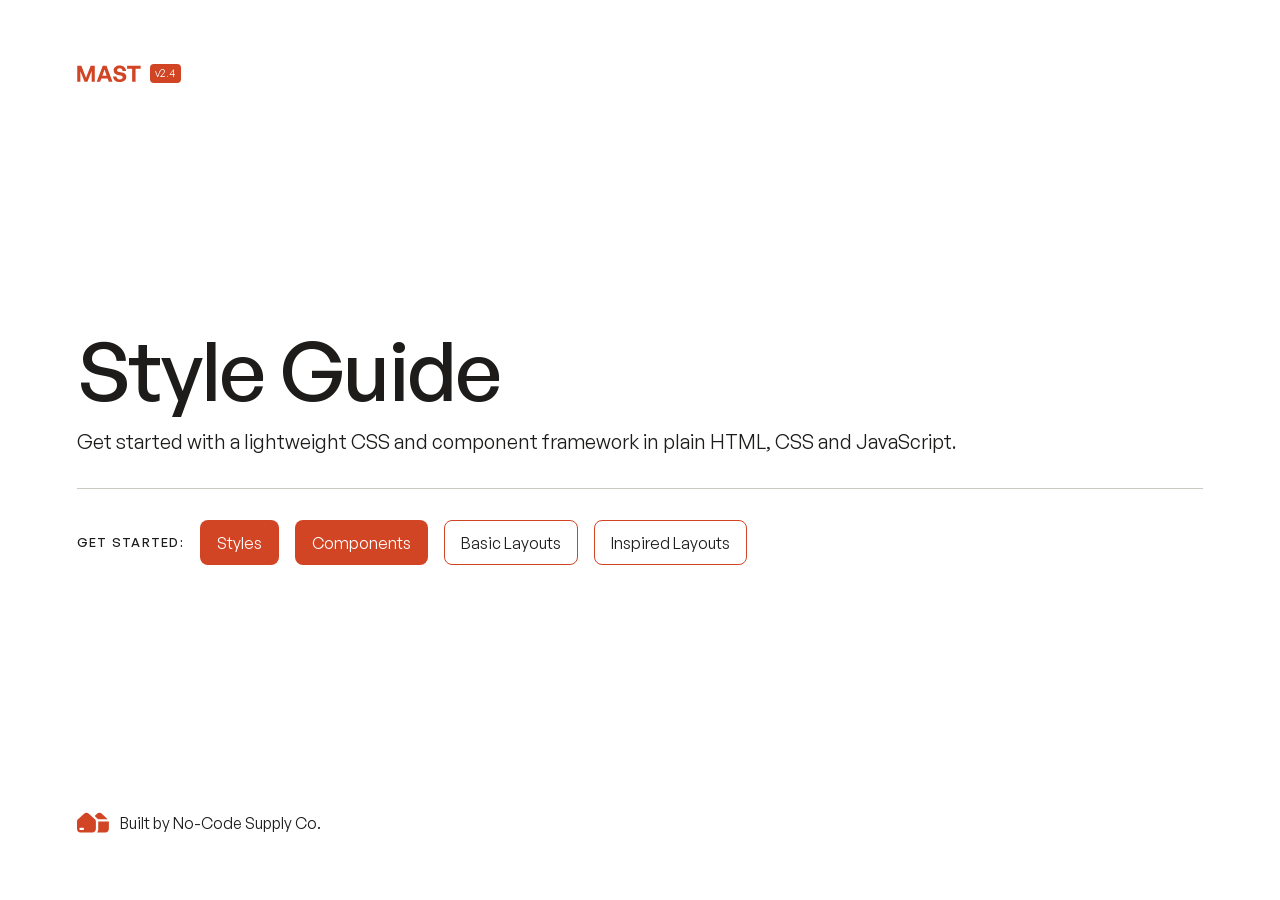
<file: index.html>
<!doctype html>
<html lang="en">
  <head>
    <meta charset="utf-8" />
    <meta name="viewport" content="width=device-width, initial-scale=1" />
    <title>Mast</title>
    <script>
      (function () {
        var docEl = document.documentElement;
        docEl.classList.add("js");
        function applyMode(isLight) {
          docEl.classList.toggle("u-mode-light", isLight);
          docEl.classList.toggle("u-mode-dark", !isLight);
        }
        try {
          var savedTheme = localStorage.getItem("savedTheme");
          var osQuery = window.matchMedia("(prefers-color-scheme: dark)");
          applyMode(savedTheme !== null ? savedTheme === "light" : !osQuery.matches);
          if (savedTheme === null) {
            osQuery.addEventListener("change", function (e) {
              try {
                if (localStorage.getItem("savedTheme") !== null) return;
              } catch (err) {}
              applyMode(!e.matches);
            });
          }
        } catch (e) {}
      })();
    </script>
    <link rel="stylesheet" href="/css/main.css" />
    <link rel="preload" href="/fonts/GeneralSans-Regular.woff2" as="font" type="font/woff2" crossorigin />
    <link rel="preload" href="/fonts/GeneralSans-Medium.woff2" as="font" type="font/woff2" crossorigin />
    <meta name="theme-color" content="white" media="(prefers-color-scheme: light)" />
    <meta name="theme-color" content="#1d1c1a" media="(prefers-color-scheme: dark)" />
    <meta property="og:site_name" content="Mast" />
    <meta property="og:type" content="website" />
    <link rel="icon" href="/favicon.ico" sizes="48x48 32x32 16x16" />
    <link rel="apple-touch-icon" href="/webclip.png" />
    <meta name="description" content="Mast is a lightweight, component-first CSS framework, in plain HTML, CSS and JavaScript." />
    <meta property="og:title" content="Mast" />
    <meta property="og:description" content="Mast is a lightweight, component-first CSS framework, in plain HTML, CSS and JavaScript." />
    <meta name="twitter:card" content="summary" />
    <meta name="twitter:title" content="Mast" />
    <meta
      name="twitter:description"
      content="Mast is a lightweight, component-first CSS framework, in plain HTML, CSS and JavaScript."
    />
  </head>
  <body>
    <div class="page-wrapper u-minh-100vh">
      <main id="main" class="page-main">
        <div class="styles__cover">
          <div class="container">
            <div class="u-d-flex cc-align-center">
              <div class="styles__nav-logo">
                <svg viewbox="0 0 101 27" fill="none" xmlns="http://www.w3.org/2000/svg" role="img" aria-label="Mast">
                  <path
                    d="M11.9187 26.6316H16.4157L23.1435 9.59964V26.6316H28.03V1.2076H21.5855L14.1849 20.0454L6.81977 1.2076H0.375244V26.6316H5.26175V9.74128L11.9187 26.6316Z"
                    fill="currentColor"
                  ></path>
                  <path
                    d="M50.2224 26.6316H55.9941L46.5044 1.2076H40.6264L31.0658 26.6316H36.4835L38.431 21.1785H48.3102L50.2224 26.6316ZM43.4237 7.08557L46.823 16.894H39.9536L43.4237 7.08557Z"
                    fill="currentColor"
                  ></path>
                  <path
                    d="M77.9103 18.7353C77.9103 14.9819 75.5025 12.9281 71.0409 12.0429L66.6855 11.1577C64.8442 10.8036 63.2508 10.06 63.2508 8.3249C63.2508 6.55443 64.738 5.06723 67.3583 5.06723C70.0494 5.06723 71.8907 6.87312 72.0678 9.52883H77.5208C77.1667 4.21741 72.9884 0.888916 67.2875 0.888916C61.799 0.888916 57.7978 4.14659 57.7978 8.679C57.7978 12.8927 60.7722 14.9819 64.6318 15.7255L68.8101 16.5399C70.9701 16.9648 72.2094 17.9209 72.2094 19.5143C72.2094 21.568 70.2619 22.772 67.5354 22.772C64.2423 22.772 62.4364 20.9661 62.2948 18.1687H56.8417C57.2312 23.551 61.2325 26.9857 67.6416 26.9857C74.0153 26.9857 77.9103 23.5864 77.9103 18.7353Z"
                    fill="currentColor"
                  ></path>
                  <path
                    d="M92.4503 26.6316V6.0587H100.488V1.2076H79.0656V6.0587H87.0681V26.6316H92.4503Z"
                    fill="currentColor"
                  ></path>
                </svg>
              </div>
              <div class="styles__nav-version">v2.4</div>
            </div>
          </div>
          <div class="container">
            <h1>Style Guide</h1>
            <p class="paragraph-lg u-mb-0">Get started with a lightweight CSS and component framework in plain HTML, CSS and JavaScript.</p>
            <div class="u-border u-mb-md u-mt-md"></div>
            <div class="row row-gap-button row-align-center">
              <div class="col col-shrink col-md-12"><div class="eyebrow u-mb-0">Get started:</div></div>
              <div class="col col-shrink"><a href="/styles" class="button">Styles</a></div>
              <div class="col col-shrink"><a href="/components" class="button">Components</a></div>
              <div class="col col-shrink"><a href="/basic-layouts" class="button cc-secondary">Basic Layouts</a></div>
              <div class="col col-shrink">
                <a href="/inspired-layouts" class="button cc-secondary">Inspired Layouts</a>
              </div>
            </div>
          </div>
          <div class="container">
            <div class="row">
              <div class="col col-shrink u-mb-0">
                <a href="https://nocodesupply.co/mast" target="_blank" rel="noopener" class="styles__ncsc-logo-link">
                  <div class="styles__ncsc-logo">
                    <svg viewBox="0 0 37 24" fill="none" xmlns="http://www.w3.org/2000/svg">
                      <title>No-Code Supply Co.</title>
                      <path
                        fill-rule="evenodd"
                        clip-rule="evenodd"
                        d="M0 10.7309C0 9.97793 0.311832 9.25855 0.861381 8.74377L8.12411 1.94056C9.69479 0.469254 12.1377 0.469257 13.7084 1.94056L20.9711 8.74377C21.5206 9.25855 21.8325 9.97792 21.8325 10.7309V19.5934C21.8325 21.849 20.0039 23.6776 17.7483 23.6776H4.0842C1.82856 23.6776 0 21.849 0 19.5934V10.7309ZM6.80701 20.9548C7.55889 20.9548 8.16841 20.3452 8.16841 19.5934C8.16841 18.8415 7.55889 18.232 6.80701 18.232H4.0842C3.33232 18.232 2.7228 18.8415 2.7228 19.5934C2.7228 20.3452 3.33232 20.9548 4.0842 20.9548H6.80701ZM24.5553 19.5934V10.9658L36.855 10.9658V19.5934C36.855 21.849 35.0264 23.6776 32.7708 23.6776H23.1944C24.0489 22.5399 24.5553 21.1258 24.5553 19.5934ZM35.459 8.24296L24.4193 8.24296L20.4189 4.49569L23.1466 1.94056C24.7173 0.469254 27.1602 0.469257 28.7309 1.94056L35.459 8.24296Z"
                        fill="currentColor"
                      ></path>
                    </svg>
                  </div>
                  <div>Built by No-Code Supply Co.</div>
                </a>
              </div>
            </div>
          </div>
        </div>
      </main>
    </div>
    <script type="module" src="/js/main.js"></script>
  </body>
</html>
</file>
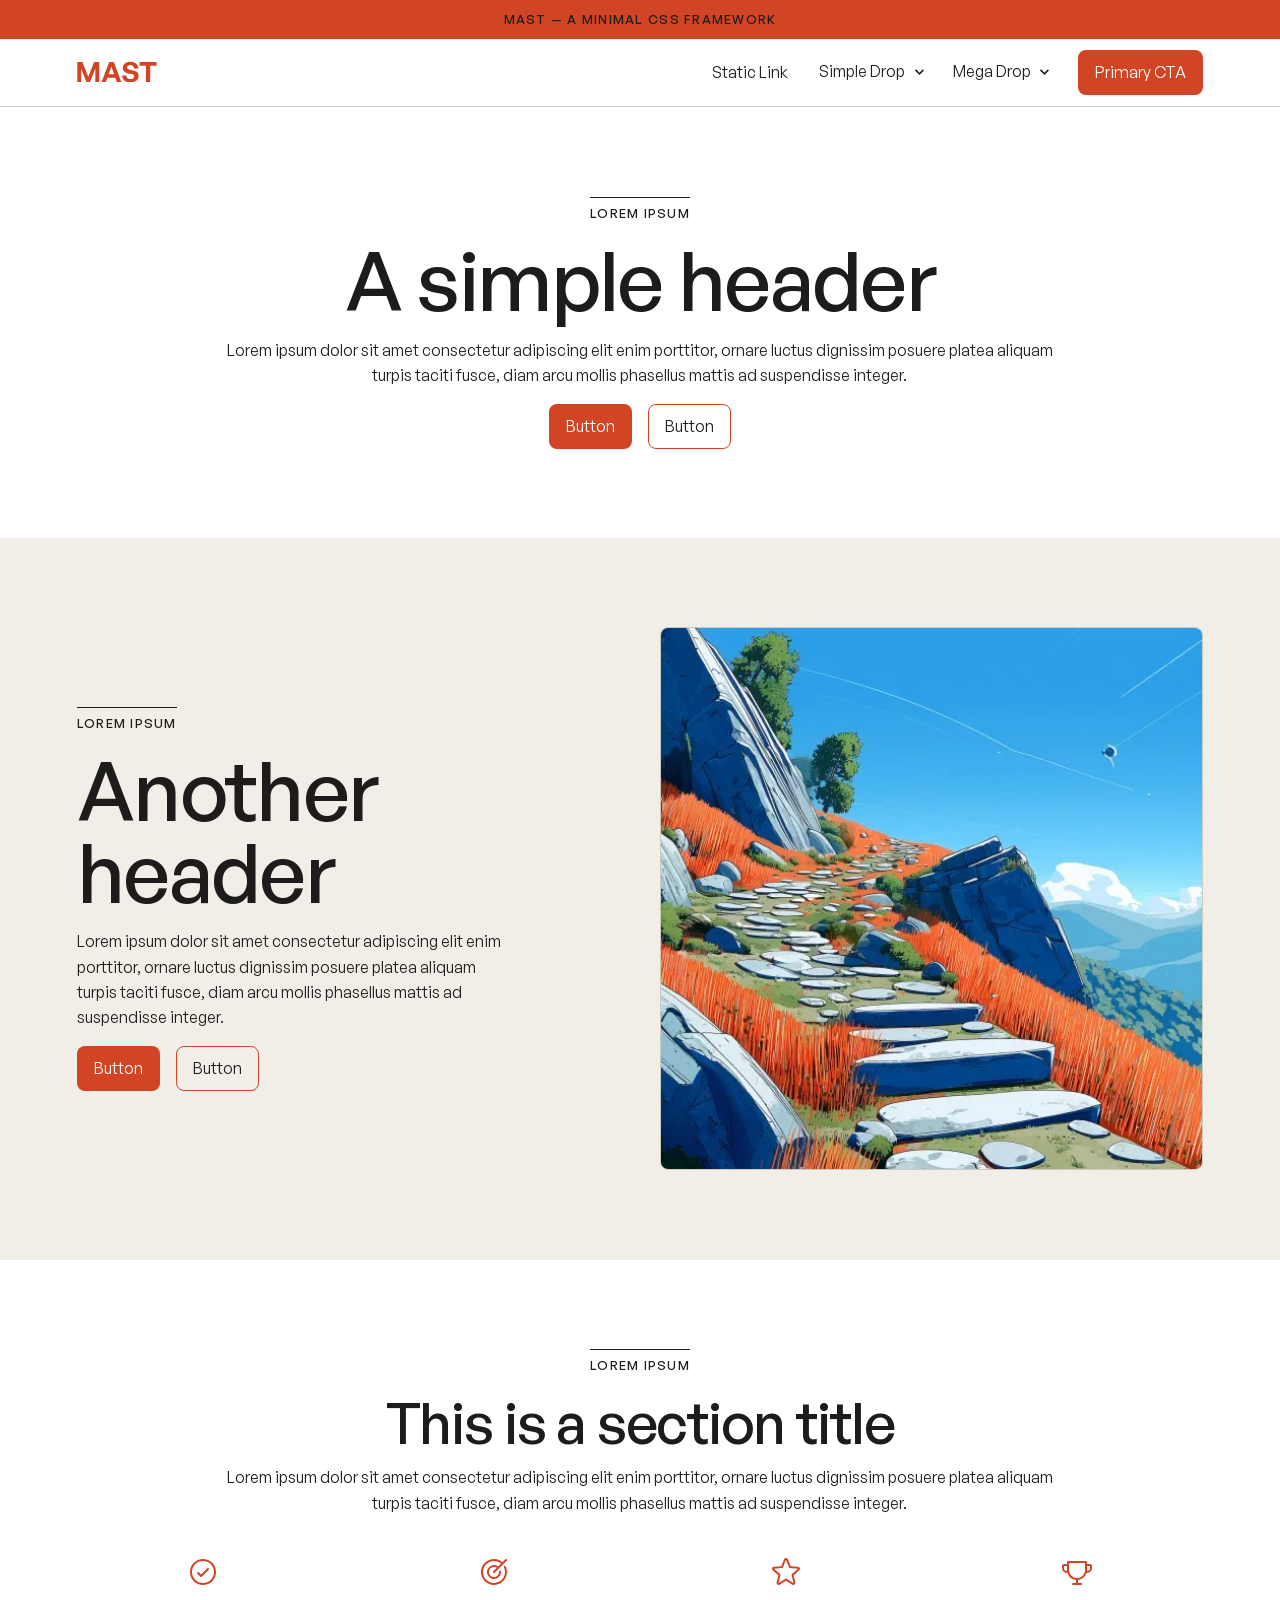
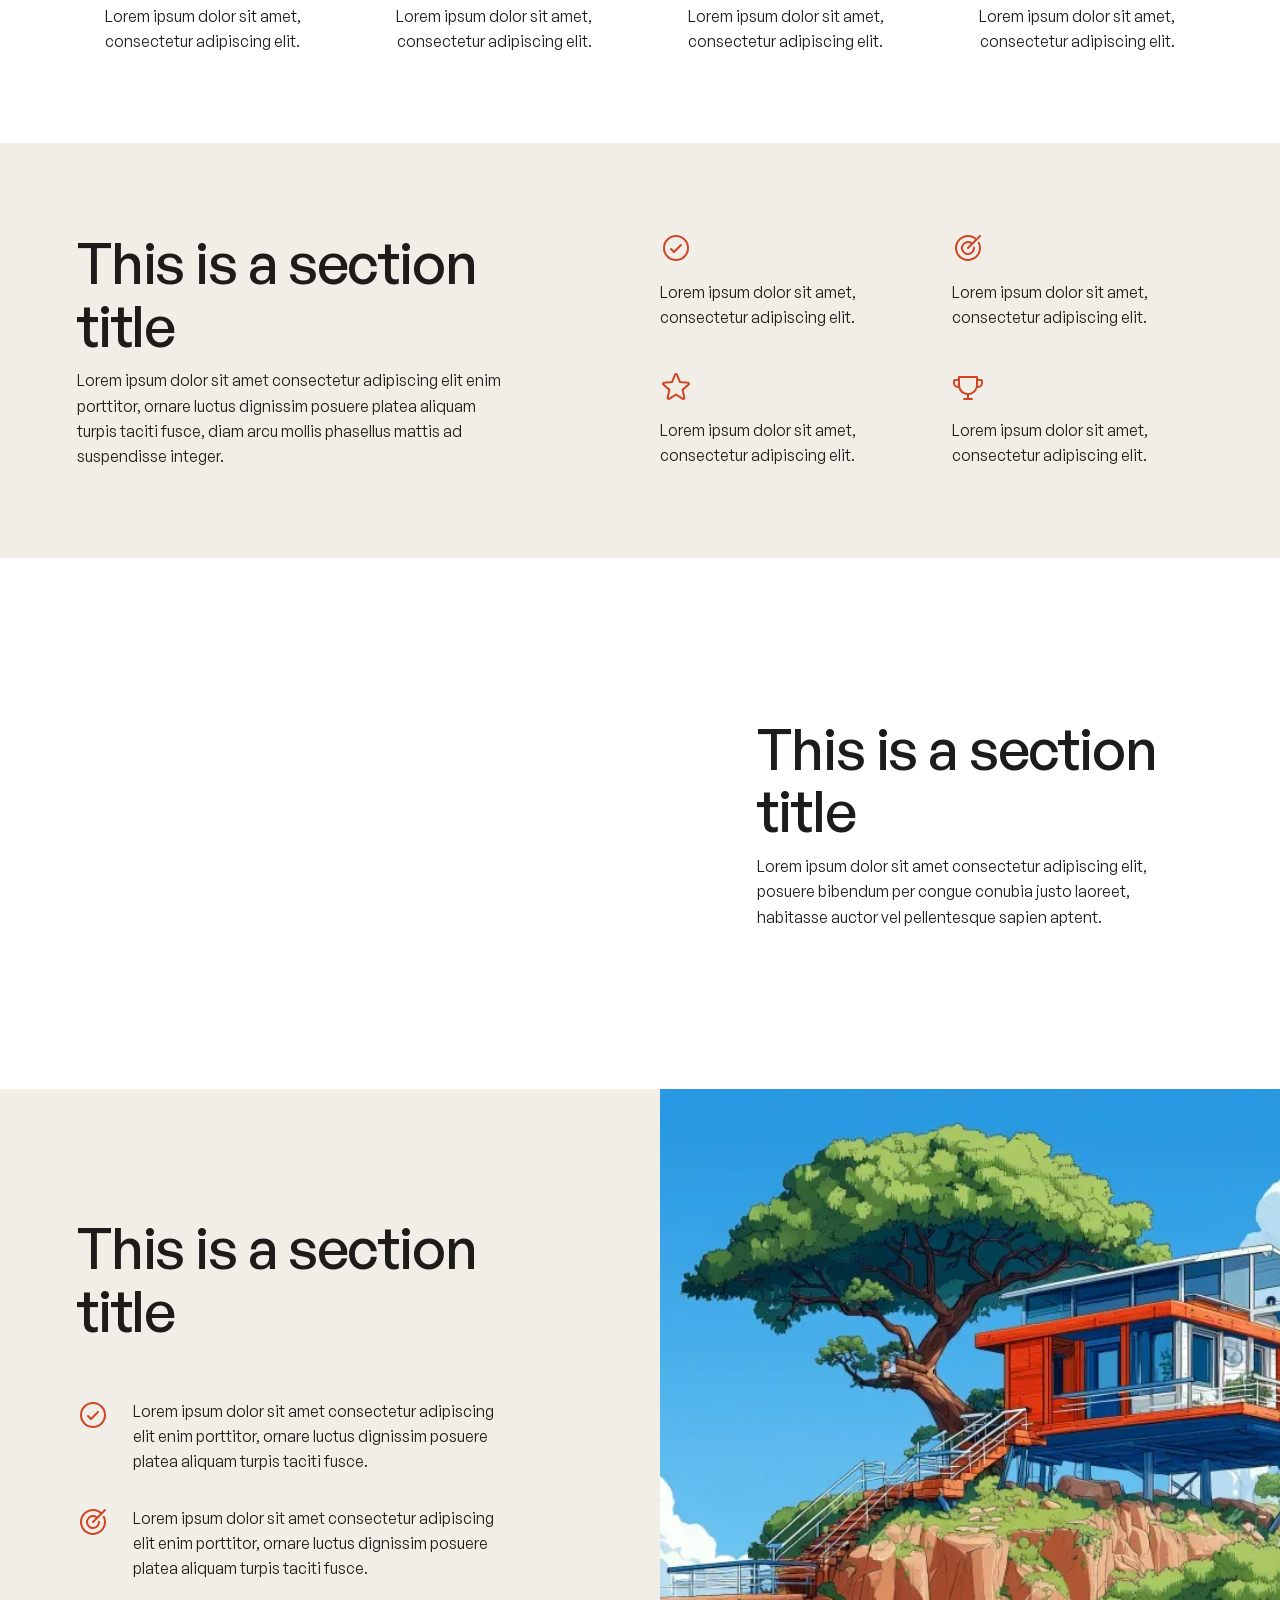
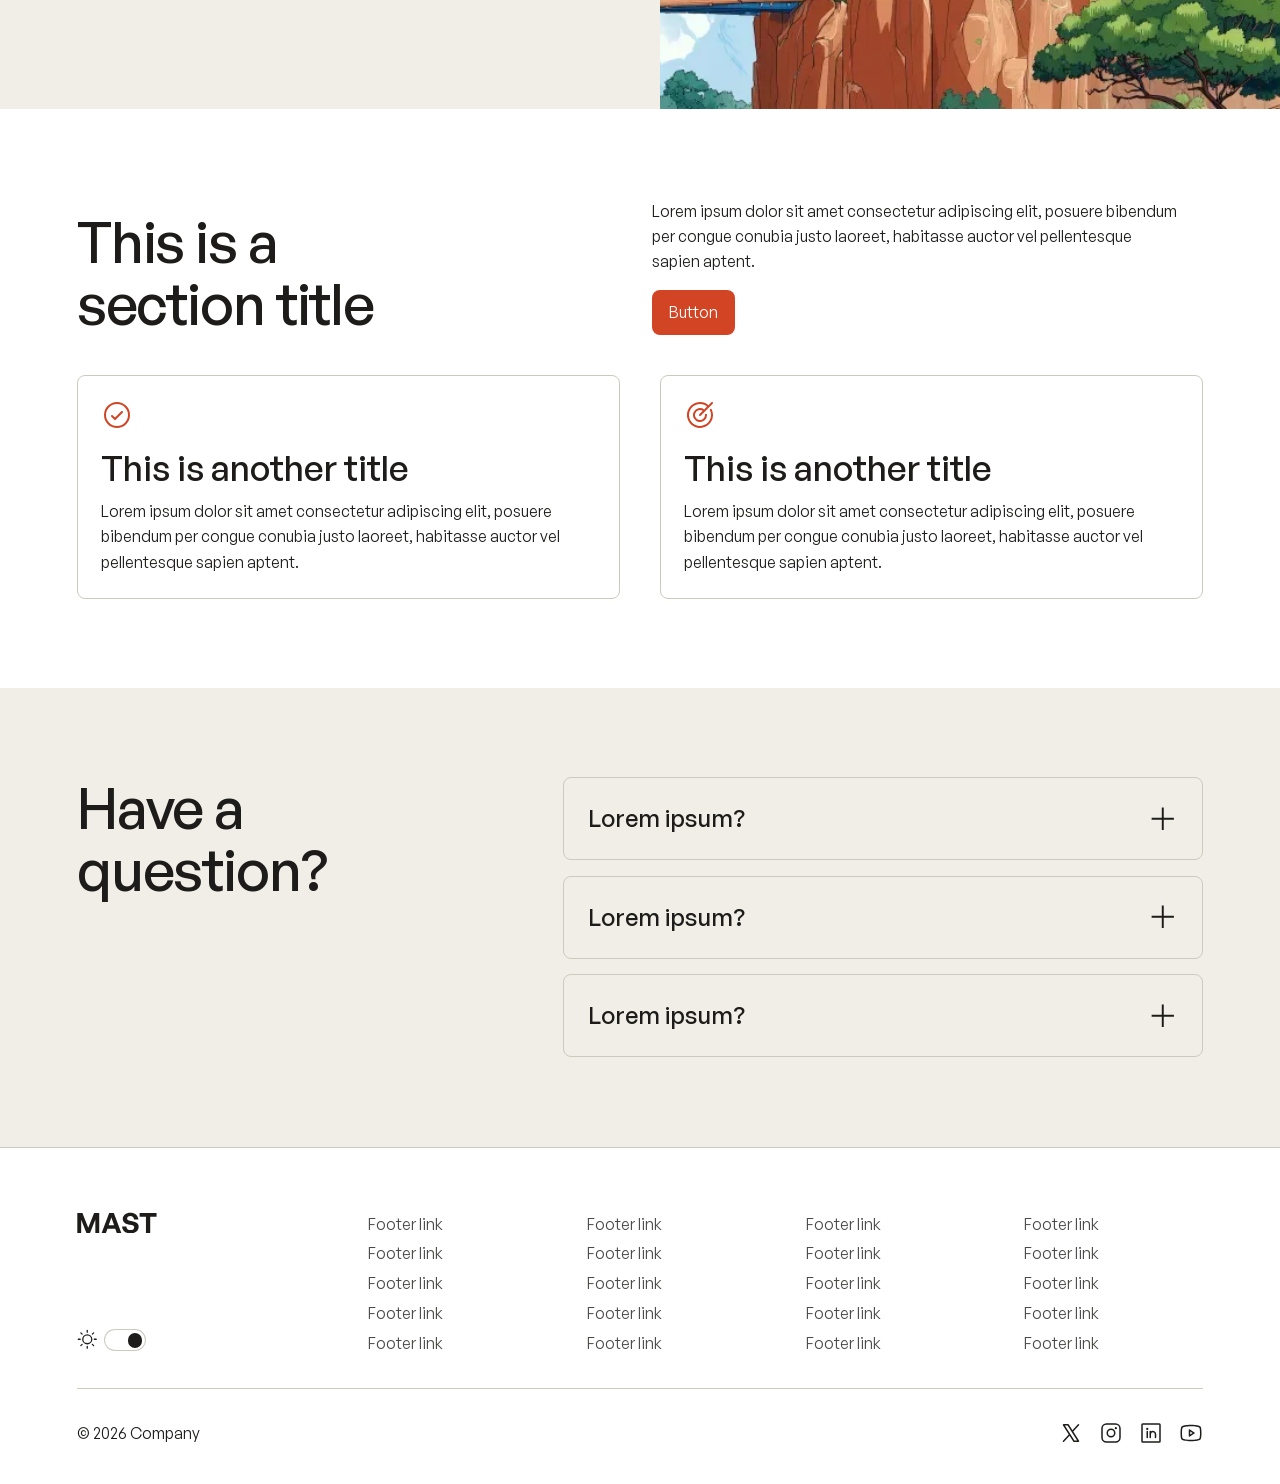
<file: basic-layouts.html>
<!doctype html>
<html lang="en">
  <head>
    <meta charset="utf-8" />
    <meta name="viewport" content="width=device-width, initial-scale=1" />
    <title>Basic Layouts</title>
    <script>
      (function () {
        var docEl = document.documentElement;
        docEl.classList.add("js");
        function applyMode(isLight) {
          docEl.classList.toggle("u-mode-light", isLight);
          docEl.classList.toggle("u-mode-dark", !isLight);
        }
        try {
          var savedTheme = localStorage.getItem("savedTheme");
          var osQuery = window.matchMedia("(prefers-color-scheme: dark)");
          applyMode(savedTheme !== null ? savedTheme === "light" : !osQuery.matches);
          if (savedTheme === null) {
            osQuery.addEventListener("change", function (e) {
              try {
                if (localStorage.getItem("savedTheme") !== null) return;
              } catch (err) {}
              applyMode(!e.matches);
            });
          }
        } catch (e) {}
      })();
    </script>
    <link rel="stylesheet" href="/css/main.css" />
    <link rel="preload" href="/fonts/GeneralSans-Regular.woff2" as="font" type="font/woff2" crossorigin />
    <link rel="preload" href="/fonts/GeneralSans-Medium.woff2" as="font" type="font/woff2" crossorigin />
    <meta name="theme-color" content="white" media="(prefers-color-scheme: light)" />
    <meta name="theme-color" content="#1d1c1a" media="(prefers-color-scheme: dark)" />
    <meta property="og:site_name" content="Mast" />
    <meta property="og:type" content="website" />
    <link rel="icon" href="/favicon.ico" sizes="48x48 32x32 16x16" />
    <link rel="apple-touch-icon" href="/webclip.png" />
    <meta name="description" content="Common page sections built with the Mast structural components." />
    <meta property="og:title" content="Basic Layouts" />
    <meta property="og:description" content="Common page sections built with the Mast structural components." />
    <meta name="twitter:card" content="summary" />
    <meta name="twitter:title" content="Basic Layouts" />
    <meta name="twitter:description" content="Common page sections built with the Mast structural components." />
  </head>
  <body>
    <div class="page-wrapper u-minh-100vh">
      <a href="#" class="nav-banner">
        <div class="container u-text-center"><div class="eyebrow u-mb-0">Mast — a minimal CSS framework</div></div>
      </a>
      <header class="nav">
        <a id="skip-link" href="#main" class="nav-skip-link">Skip to Main Content</a>
        <div class="container cc-nav">
          <a href="/" class="nav-logo_link" aria-label="Home">
            <svg
              viewbox="0 0 101 27"
              fill="none"
              xmlns="http://www.w3.org/2000/svg"
              role="img"
              aria-label="Mast"
              class="u-w-100"
            >
              <path
                d="M11.9187 26.6316H16.4157L23.1435 9.59964V26.6316H28.03V1.2076H21.5855L14.1849 20.0454L6.81977 1.2076H0.375244V26.6316H5.26175V9.74128L11.9187 26.6316Z"
                fill="currentColor"
              ></path>
              <path
                d="M50.2224 26.6316H55.9941L46.5044 1.2076H40.6264L31.0658 26.6316H36.4835L38.431 21.1785H48.3102L50.2224 26.6316ZM43.4237 7.08557L46.823 16.894H39.9536L43.4237 7.08557Z"
                fill="currentColor"
              ></path>
              <path
                d="M77.9103 18.7353C77.9103 14.9819 75.5025 12.9281 71.0409 12.0429L66.6855 11.1577C64.8442 10.8036 63.2508 10.06 63.2508 8.3249C63.2508 6.55443 64.738 5.06723 67.3583 5.06723C70.0494 5.06723 71.8907 6.87312 72.0678 9.52883H77.5208C77.1667 4.21741 72.9884 0.888916 67.2875 0.888916C61.799 0.888916 57.7978 4.14659 57.7978 8.679C57.7978 12.8927 60.7722 14.9819 64.6318 15.7255L68.8101 16.5399C70.9701 16.9648 72.2094 17.9209 72.2094 19.5143C72.2094 21.568 70.2619 22.772 67.5354 22.772C64.2423 22.772 62.4364 20.9661 62.2948 18.1687H56.8417C57.2312 23.551 61.2325 26.9857 67.6416 26.9857C74.0153 26.9857 77.9103 23.5864 77.9103 18.7353Z"
                fill="currentColor"
              ></path>
              <path
                d="M92.4503 26.6316V6.0587H100.488V1.2076H79.0656V6.0587H87.0681V26.6316H92.4503Z"
                fill="currentColor"
              ></path>
            </svg>
          </a>
          <button type="button" class="nav-menu_btn" aria-label="Open menu">
            <span class="nav-menu_btn-bar cc-top"></span>
            <span class="nav-menu_btn-bar cc-middle"></span>
            <span class="nav-menu_btn-bar cc-bottom"></span>
          </button>
          <nav class="nav-menu" aria-label="Main">
            <div class="nav-dropdown_overlay"></div>
            <div class="nav-menu_container">
              <a href="#" class="nav-link">Static Link</a>
              <div class="nav-dropdown">
                <button type="button" class="nav-link cc-dropdown-btn">
                  <span>Simple Drop</span>
                  <svg
                    xmlns="http://www.w3.org/2000/svg"
                    width="100%"
                    viewBox="0 0 24 24"
                    fill="none"
                    class="nav-dropdown_arrow"
                    aria-hidden="true"
                  >
                    <path
                      d="M16.293 9.29297L12 13.586L7.70697 9.29297L6.29297 10.707L12 16.414L17.707 10.707L16.293 9.29297Z"
                      fill="currentColor"
                    ></path>
                  </svg>
                </button>
                <div class="nav-dropdown_content">
                  <a href="#" class="nav-link cc-dropdown-link">Link 1</a>
                  <a href="#" class="nav-link cc-dropdown-link">Link 2</a>
                  <a href="#" class="nav-link cc-dropdown-link">Link 3</a>
                </div>
              </div>
              <div class="nav-dropdown cc-mega">
                <button type="button" class="nav-link cc-dropdown-btn">
                  <span>Mega Drop</span>
                  <svg
                    xmlns="http://www.w3.org/2000/svg"
                    width="100%"
                    viewBox="0 0 24 24"
                    fill="none"
                    class="nav-dropdown_arrow"
                    aria-hidden="true"
                  >
                    <path
                      d="M16.293 9.29297L12 13.586L7.70697 9.29297L6.29297 10.707L12 16.414L17.707 10.707L16.293 9.29297Z"
                      fill="currentColor"
                    ></path>
                  </svg>
                </button>
                <div class="nav-dropdown_content cc-mega">
                  <div class="container">
                    <div class="row">
                      <div class="col col-lg-3 col-md-6 col-sm-12">
                        <h2 class="eyebrow">Category</h2>
                        <ul role="list" class="u-mb-0 u-list-unstyled">
                          <li><a href="#" class="nav-link cc-dropdown-link">Link 1</a></li>
                          <li><a href="#" class="nav-link cc-dropdown-link">Link 2</a></li>
                          <li class="u-mb-0"><a href="#" class="nav-link cc-dropdown-link">Link 3</a></li>
                        </ul>
                      </div>
                      <div class="col col-lg-3 col-md-6 col-sm-12">
                        <h2 class="eyebrow">Category</h2>
                        <ul role="list" class="u-mb-0 u-list-unstyled">
                          <li><a href="#" class="nav-link cc-dropdown-link">Link 1</a></li>
                          <li><a href="#" class="nav-link cc-dropdown-link">Link 2</a></li>
                          <li class="u-mb-0"><a href="#" class="nav-link cc-dropdown-link">Link 3</a></li>
                        </ul>
                      </div>
                      <div class="col col-lg-3 col-md-6 col-sm-12">
                        <h2 class="eyebrow">Category</h2>
                        <ul role="list" class="u-mb-0 u-list-unstyled">
                          <li><a href="#" class="nav-link cc-dropdown-link">Link 1</a></li>
                          <li><a href="#" class="nav-link cc-dropdown-link">Link 2</a></li>
                          <li class="u-mb-0"><a href="#" class="nav-link cc-dropdown-link">Link 3</a></li>
                        </ul>
                      </div>
                      <div class="col col-lg-3 col-md-6 col-sm-12">
                        <h2 class="eyebrow">Category</h2>
                        <ul role="list" class="u-mb-0 u-list-unstyled">
                          <li><a href="#" class="nav-link cc-dropdown-link">Link 1</a></li>
                          <li><a href="#" class="nav-link cc-dropdown-link">Link 2</a></li>
                          <li class="u-mb-0"><a href="#" class="nav-link cc-dropdown-link">Link 3</a></li>
                        </ul>
                      </div>
                    </div>
                  </div>
                </div>
              </div>
            </div>
          </nav>
          <div class="nav-cta-wrapper"><a href="#" class="button">Primary CTA</a></div>
        </div>
      </header>
      <main id="main" class="page-main">
        <header class="section">
          <div class="container">
            <div class="row row-justify-center">
              <div class="col col-9">
                <div class="content-wrap cc-center">
                  <div class="eyebrow cc-rule">Lorem ipsum</div>
                  <h1>A simple header</h1>
                  <div class="rich-text">
                    <p>
                      Lorem ipsum dolor sit amet consectetur adipiscing elit enim porttitor, ornare luctus dignissim
                      posuere platea aliquam turpis taciti fusce, diam arcu mollis phasellus mattis ad suspendisse
                      integer.
                    </p>
                  </div>
                  <div class="row row-justify-center row-align-center row-gap-button">
                    <div class="col col-shrink"><a href="#" class="button">Button</a></div>
                    <div class="col col-shrink"><a href="#" class="button cc-secondary">Button</a></div>
                  </div>
                </div>
              </div>
            </div>
          </div>
        </header>
        <section class="section cc-alt">
          <div class="container">
            <div class="row row-justify-between row-align-center">
              <div class="col col-5">
                <div class="eyebrow cc-rule">Lorem ipsum</div>
                <h2 class="h1">Another header</h2>
                <div class="rich-text">
                  <p>
                    Lorem ipsum dolor sit amet consectetur adipiscing elit enim porttitor, ornare luctus dignissim
                    posuere platea aliquam turpis taciti fusce, diam arcu mollis phasellus mattis ad suspendisse
                    integer.
                  </p>
                </div>
                <div class="row row-gap-button">
                  <div class="col col-shrink"><a href="#" class="button">Button</a></div>
                  <div class="col col-shrink"><a href="#" class="button cc-secondary">Button</a></div>
                </div>
              </div>
              <div class="col col-6">
                <div class="card">
                  <div class="img-component cc-1x1">
                    <img
                      src="/images/post4.webp"
                      alt=""
                      loading="lazy"
                      class="u-img-cover"
                      sizes="(max-width: 800px) 100vw, 800px"
                      srcset="
                        /images/post4-p-500.webp   500w,
                        /images/post4-p-800.webp   800w,
                        /images/post4-p-1080.webp 1080w,
                        /images/post4-p-1600.webp 1600w,
                        /images/post4.webp        2000w
                      "
                    />
                  </div>
                </div>
              </div>
            </div>
          </div>
        </section>
        <section class="section">
          <div class="container">
            <div class="row row-justify-center">
              <div class="col col-9">
                <div class="content-wrap cc-center">
                  <div class="eyebrow cc-rule">Lorem ipsum</div>
                  <h2>This is a section title</h2>
                  <div class="rich-text">
                    <p>
                      Lorem ipsum dolor sit amet consectetur adipiscing elit enim porttitor, ornare luctus dignissim
                      posuere platea aliquam turpis taciti fusce, diam arcu mollis phasellus mattis ad suspendisse
                      integer.
                    </p>
                  </div>
                </div>
              </div>
            </div>
            <div class="spacer-component"></div>
            <div class="row">
              <div class="col col-3">
                <div class="content-wrap cc-center">
                  <span class="icon-color cc-accent u-mb-sm">
                    <span class="icon cc-lg" aria-hidden="true">
                      <svg xmlns="http://www.w3.org/2000/svg" viewBox="0 0 256 256" fill="currentColor">
                        <path
                          d="M173.66,98.34a8,8,0,0,1,0,11.32l-56,56a8,8,0,0,1-11.32,0l-24-24a8,8,0,0,1,11.32-11.32L112,148.69l50.34-50.35A8,8,0,0,1,173.66,98.34ZM232,128A104,104,0,1,1,128,24,104.11,104.11,0,0,1,232,128Zm-16,0a88,88,0,1,0-88,88A88.1,88.1,0,0,0,216,128Z"
                        />
                      </svg>
                    </span>
                  </span>
                  <div class="rich-text"><p>Lorem ipsum dolor sit amet, consectetur adipiscing elit.</p></div>
                </div>
              </div>
              <div class="col col-3">
                <div class="content-wrap cc-center">
                  <span class="icon-color cc-accent u-mb-sm">
                    <span class="icon cc-lg" aria-hidden="true">
                      <svg xmlns="http://www.w3.org/2000/svg" viewBox="0 0 256 256" fill="currentColor">
                        <path
                          d="M221.87,83.16A104.1,104.1,0,1,1,195.67,49l22.67-22.68a8,8,0,0,1,11.32,11.32l-96,96a8,8,0,0,1-11.32-11.32l27.72-27.72a40,40,0,1,0,17.87,31.09,8,8,0,1,1,16-.9,56,56,0,1,1-22.38-41.65L184.3,60.39a87.88,87.88,0,1,0,23.13,29.67,8,8,0,0,1,14.44-6.9Z"
                        />
                      </svg>
                    </span>
                  </span>
                  <div class="rich-text"><p>Lorem ipsum dolor sit amet, consectetur adipiscing elit.</p></div>
                </div>
              </div>
              <div class="col col-3">
                <div class="content-wrap cc-center">
                  <span class="icon-color cc-accent u-mb-sm">
                    <span class="icon cc-lg" aria-hidden="true">
                      <svg xmlns="http://www.w3.org/2000/svg" viewBox="0 0 256 256" fill="currentColor">
                        <path
                          d="M239.18,97.26A16.38,16.38,0,0,0,224.92,86l-59-4.76L143.14,26.15a16.36,16.36,0,0,0-30.27,0L90.11,81.23,31.08,86a16.46,16.46,0,0,0-9.37,28.86l45,38.83L53,211.75a16.38,16.38,0,0,0,24.5,17.82L128,198.49l50.53,31.08A16.4,16.4,0,0,0,203,211.75l-13.76-58.07,45-38.83A16.43,16.43,0,0,0,239.18,97.26Zm-15.34,5.47-48.7,42a8,8,0,0,0-2.56,7.91l14.88,62.8a.37.37,0,0,1-.17.48c-.18.14-.23.11-.38,0l-54.72-33.65a8,8,0,0,0-8.38,0L69.09,215.94c-.15.09-.19.12-.38,0a.37.37,0,0,1-.17-.48l14.88-62.8a8,8,0,0,0-2.56-7.91l-48.7-42c-.12-.1-.23-.19-.13-.5s.18-.27.33-.29l63.92-5.16A8,8,0,0,0,103,91.86l24.62-59.61c.08-.17.11-.25.35-.25s.27.08.35.25L153,91.86a8,8,0,0,0,6.75,4.92l63.92,5.16c.15,0,.24,0,.33.29S224,102.63,223.84,102.73Z"
                        />
                      </svg>
                    </span>
                  </span>
                  <div class="rich-text"><p>Lorem ipsum dolor sit amet, consectetur adipiscing elit.</p></div>
                </div>
              </div>
              <div class="col col-3">
                <div class="content-wrap cc-center">
                  <span class="icon-color cc-accent u-mb-sm">
                    <span class="icon cc-lg" aria-hidden="true">
                      <svg xmlns="http://www.w3.org/2000/svg" viewBox="0 0 256 256" fill="currentColor">
                        <path
                          d="M232,64H208V48a8,8,0,0,0-8-8H56a8,8,0,0,0-8,8V64H24A16,16,0,0,0,8,80V96a40,40,0,0,0,40,40h3.65A80.13,80.13,0,0,0,120,191.61V216H96a8,8,0,0,0,0,16h64a8,8,0,0,0,0-16H136V191.58c31.94-3.23,58.44-25.64,68.08-55.58H208a40,40,0,0,0,40-40V80A16,16,0,0,0,232,64ZM48,120A24,24,0,0,1,24,96V80H48v32q0,4,.39,8Zm144-8.9c0,35.52-29,64.64-64,64.9a64,64,0,0,1-64-64V56H192ZM232,96a24,24,0,0,1-24,24h-.5a81.81,81.81,0,0,0,.5-8.9V80h24Z"
                        />
                      </svg>
                    </span>
                  </span>
                  <div class="rich-text"><p>Lorem ipsum dolor sit amet, consectetur adipiscing elit.</p></div>
                </div>
              </div>
            </div>
          </div>
        </section>
        <section class="section cc-alt">
          <div class="container">
            <div class="row row-justify-between">
              <div class="col col-5">
                <h2>This is a section title</h2>
                <div class="rich-text">
                  <p>
                    Lorem ipsum dolor sit amet consectetur adipiscing elit enim porttitor, ornare luctus dignissim
                    posuere platea aliquam turpis taciti fusce, diam arcu mollis phasellus mattis ad suspendisse
                    integer.
                  </p>
                </div>
              </div>
              <div class="col col-6">
                <div class="row">
                  <div class="col col-6">
                    <span class="icon-color cc-accent u-mb-sm">
                      <span class="icon cc-lg" aria-hidden="true">
                        <svg xmlns="http://www.w3.org/2000/svg" viewBox="0 0 256 256" fill="currentColor">
                          <path
                            d="M173.66,98.34a8,8,0,0,1,0,11.32l-56,56a8,8,0,0,1-11.32,0l-24-24a8,8,0,0,1,11.32-11.32L112,148.69l50.34-50.35A8,8,0,0,1,173.66,98.34ZM232,128A104,104,0,1,1,128,24,104.11,104.11,0,0,1,232,128Zm-16,0a88,88,0,1,0-88,88A88.1,88.1,0,0,0,216,128Z"
                          />
                        </svg>
                      </span>
                    </span>
                    <div class="rich-text"><p>Lorem ipsum dolor sit amet, consectetur adipiscing elit.</p></div>
                  </div>
                  <div class="col col-6">
                    <span class="icon-color cc-accent u-mb-sm">
                      <span class="icon cc-lg" aria-hidden="true">
                        <svg xmlns="http://www.w3.org/2000/svg" viewBox="0 0 256 256" fill="currentColor">
                          <path
                            d="M221.87,83.16A104.1,104.1,0,1,1,195.67,49l22.67-22.68a8,8,0,0,1,11.32,11.32l-96,96a8,8,0,0,1-11.32-11.32l27.72-27.72a40,40,0,1,0,17.87,31.09,8,8,0,1,1,16-.9,56,56,0,1,1-22.38-41.65L184.3,60.39a87.88,87.88,0,1,0,23.13,29.67,8,8,0,0,1,14.44-6.9Z"
                          />
                        </svg>
                      </span>
                    </span>
                    <div class="rich-text"><p>Lorem ipsum dolor sit amet, consectetur adipiscing elit.</p></div>
                  </div>
                  <div class="col col-6">
                    <span class="icon-color cc-accent u-mb-sm">
                      <span class="icon cc-lg" aria-hidden="true">
                        <svg xmlns="http://www.w3.org/2000/svg" viewBox="0 0 256 256" fill="currentColor">
                          <path
                            d="M239.18,97.26A16.38,16.38,0,0,0,224.92,86l-59-4.76L143.14,26.15a16.36,16.36,0,0,0-30.27,0L90.11,81.23,31.08,86a16.46,16.46,0,0,0-9.37,28.86l45,38.83L53,211.75a16.38,16.38,0,0,0,24.5,17.82L128,198.49l50.53,31.08A16.4,16.4,0,0,0,203,211.75l-13.76-58.07,45-38.83A16.43,16.43,0,0,0,239.18,97.26Zm-15.34,5.47-48.7,42a8,8,0,0,0-2.56,7.91l14.88,62.8a.37.37,0,0,1-.17.48c-.18.14-.23.11-.38,0l-54.72-33.65a8,8,0,0,0-8.38,0L69.09,215.94c-.15.09-.19.12-.38,0a.37.37,0,0,1-.17-.48l14.88-62.8a8,8,0,0,0-2.56-7.91l-48.7-42c-.12-.1-.23-.19-.13-.5s.18-.27.33-.29l63.92-5.16A8,8,0,0,0,103,91.86l24.62-59.61c.08-.17.11-.25.35-.25s.27.08.35.25L153,91.86a8,8,0,0,0,6.75,4.92l63.92,5.16c.15,0,.24,0,.33.29S224,102.63,223.84,102.73Z"
                          />
                        </svg>
                      </span>
                    </span>
                    <div class="rich-text"><p>Lorem ipsum dolor sit amet, consectetur adipiscing elit.</p></div>
                  </div>
                  <div class="col col-6">
                    <span class="icon-color cc-accent u-mb-sm">
                      <span class="icon cc-lg" aria-hidden="true">
                        <svg xmlns="http://www.w3.org/2000/svg" viewBox="0 0 256 256" fill="currentColor">
                          <path
                            d="M232,64H208V48a8,8,0,0,0-8-8H56a8,8,0,0,0-8,8V64H24A16,16,0,0,0,8,80V96a40,40,0,0,0,40,40h3.65A80.13,80.13,0,0,0,120,191.61V216H96a8,8,0,0,0,0,16h64a8,8,0,0,0,0-16H136V191.58c31.94-3.23,58.44-25.64,68.08-55.58H208a40,40,0,0,0,40-40V80A16,16,0,0,0,232,64ZM48,120A24,24,0,0,1,24,96V80H48v32q0,4,.39,8Zm144-8.9c0,35.52-29,64.64-64,64.9a64,64,0,0,1-64-64V56H192ZM232,96a24,24,0,0,1-24,24h-.5a81.81,81.81,0,0,0,.5-8.9V80h24Z"
                          />
                        </svg>
                      </span>
                    </span>
                    <div class="rich-text"><p>Lorem ipsum dolor sit amet, consectetur adipiscing elit.</p></div>
                  </div>
                </div>
              </div>
            </div>
          </div>
        </section>
        <section class="section">
          <div class="container">
            <div class="row row-justify-between row-align-center">
              <div class="col col-6">
                <div class="rich-text">
                  <figure style="position: relative; width: 100%; max-width: 100%; padding-bottom: 56.25%">
                    <iframe
                      src="https://www.youtube.com/embed/bNRs1iKPoU4"
                      title="Get Started with Mast"
                      loading="lazy"
                      allowfullscreen
                      style="position: absolute; inset: 0; width: 100%; height: 100%; border: 0"
                    ></iframe>
                  </figure>
                </div>
              </div>
              <div class="col col-5 col-sm-first">
                <h2>This is a section title</h2>
                <div class="rich-text">
                  <p>
                    Lorem ipsum dolor sit amet consectetur adipiscing elit, posuere bibendum per congue conubia justo
                    laoreet, habitasse auctor vel pellentesque sapien aptent.
                  </p>
                </div>
              </div>
            </div>
          </div>
        </section>
        <section class="section cc-alt u-p-0">
          <div class="container" style="max-width: none">
            <div class="row row-justify-between">
              <div class="col col-5 col-md-12 col-lg-contain-left" style="align-self: center">
                <h2 class="u-mb-sm">This is a section title</h2>
                <div class="content-wrap" role="list">
                  <div class="row row-gap-md u-mb-md" role="listitem">
                    <div class="col col-shrink">
                      <span class="icon-color cc-accent u-mb-sm">
                        <span class="icon cc-lg" aria-hidden="true">
                          <svg xmlns="http://www.w3.org/2000/svg" viewBox="0 0 256 256" fill="currentColor">
                            <path
                              d="M173.66,98.34a8,8,0,0,1,0,11.32l-56,56a8,8,0,0,1-11.32,0l-24-24a8,8,0,0,1,11.32-11.32L112,148.69l50.34-50.35A8,8,0,0,1,173.66,98.34ZM232,128A104,104,0,1,1,128,24,104.11,104.11,0,0,1,232,128Zm-16,0a88,88,0,1,0-88,88A88.1,88.1,0,0,0,216,128Z"
                            />
                          </svg>
                        </span>
                      </span>
                    </div>
                    <div class="col">
                      <div class="rich-text">
                        <p>
                          Lorem ipsum dolor sit amet consectetur adipiscing elit enim porttitor, ornare luctus dignissim
                          posuere platea aliquam turpis taciti fusce.
                        </p>
                      </div>
                    </div>
                  </div>
                  <div class="row row-gap-md" role="listitem">
                    <div class="col col-shrink">
                      <span class="icon-color cc-accent u-mb-sm">
                        <span class="icon cc-lg" aria-hidden="true">
                          <svg xmlns="http://www.w3.org/2000/svg" viewBox="0 0 256 256" fill="currentColor">
                            <path
                              d="M221.87,83.16A104.1,104.1,0,1,1,195.67,49l22.67-22.68a8,8,0,0,1,11.32,11.32l-96,96a8,8,0,0,1-11.32-11.32l27.72-27.72a40,40,0,1,0,17.87,31.09,8,8,0,1,1,16-.9,56,56,0,1,1-22.38-41.65L184.3,60.39a87.88,87.88,0,1,0,23.13,29.67,8,8,0,0,1,14.44-6.9Z"
                            />
                          </svg>
                        </span>
                      </span>
                    </div>
                    <div class="col">
                      <div class="rich-text">
                        <p>
                          Lorem ipsum dolor sit amet consectetur adipiscing elit enim porttitor, ornare luctus dignissim
                          posuere platea aliquam turpis taciti fusce.
                        </p>
                      </div>
                    </div>
                  </div>
                </div>
              </div>
              <div class="col col-6 col-md-12">
                <div class="img-component cc-1x1 u-h-100" style="max-width: 60rem">
                  <img
                    class="u-img-cover"
                    src="/images/post3.webp"
                    alt=""
                    loading="lazy"
                    sizes="(max-width: 800px) 100vw, 800px"
                    srcset="
                      /images/post3-p-500.webp   500w,
                      /images/post3-p-800.webp   800w,
                      /images/post3-p-1080.webp 1080w,
                      /images/post3-p-1600.webp 1600w,
                      /images/post3.webp        2000w
                    "
                  />
                </div>
              </div>
            </div>
          </div>
        </section>
        <section class="section">
          <div class="container">
            <div class="row row-justify-between row-align-end row-gap-md">
              <div class="col col-4"><h2 class="u-mb-0">This is a section title</h2></div>
              <div class="col col-6">
                <div class="rich-text">
                  <p>
                    Lorem ipsum dolor sit amet consectetur adipiscing elit, posuere bibendum per congue conubia justo
                    laoreet, habitasse auctor vel pellentesque sapien aptent.
                  </p>
                </div>
                <a href="#" class="button">Button</a>
              </div>
            </div>
            <div class="spacer-component"></div>
            <div class="row">
              <div class="col col-6">
                <div class="card">
                  <div class="card-body">
                    <span class="icon-color cc-accent u-mb-sm">
                      <span class="icon cc-lg" aria-hidden="true">
                        <svg xmlns="http://www.w3.org/2000/svg" viewBox="0 0 256 256" fill="currentColor">
                          <path
                            d="M173.66,98.34a8,8,0,0,1,0,11.32l-56,56a8,8,0,0,1-11.32,0l-24-24a8,8,0,0,1,11.32-11.32L112,148.69l50.34-50.35A8,8,0,0,1,173.66,98.34ZM232,128A104,104,0,1,1,128,24,104.11,104.11,0,0,1,232,128Zm-16,0a88,88,0,1,0-88,88A88.1,88.1,0,0,0,216,128Z"
                          />
                        </svg>
                      </span>
                    </span>
                    <div class="rich-text">
                      <h3>This is another title</h3>
                      <p>
                        Lorem ipsum dolor sit amet consectetur adipiscing elit, posuere bibendum per congue conubia
                        justo laoreet, habitasse auctor vel pellentesque sapien aptent.
                      </p>
                    </div>
                  </div>
                </div>
              </div>
              <div class="col col-6">
                <div class="card">
                  <div class="card-body">
                    <span class="icon-color cc-accent u-mb-sm">
                      <span class="icon cc-lg" aria-hidden="true">
                        <svg xmlns="http://www.w3.org/2000/svg" viewBox="0 0 256 256" fill="currentColor">
                          <path
                            d="M221.87,83.16A104.1,104.1,0,1,1,195.67,49l22.67-22.68a8,8,0,0,1,11.32,11.32l-96,96a8,8,0,0,1-11.32-11.32l27.72-27.72a40,40,0,1,0,17.87,31.09,8,8,0,1,1,16-.9,56,56,0,1,1-22.38-41.65L184.3,60.39a87.88,87.88,0,1,0,23.13,29.67,8,8,0,0,1,14.44-6.9Z"
                          />
                        </svg>
                      </span>
                    </span>
                    <div class="rich-text">
                      <h3>This is another title</h3>
                      <p>
                        Lorem ipsum dolor sit amet consectetur adipiscing elit, posuere bibendum per congue conubia
                        justo laoreet, habitasse auctor vel pellentesque sapien aptent.
                      </p>
                    </div>
                  </div>
                </div>
              </div>
            </div>
          </div>
        </section>
        <section class="section cc-alt">
          <div class="container">
            <div class="row row-justify-between">
              <div class="col col-4"><h2 class="u-mb-0">Have a question?</h2></div>
              <div class="col col-7">
                <div class="content-wrap" role="list">
                  <details class="accordion-component u-mb-sm" role="listitem">
                    <summary class="accordion-trigger">
                      <div class="accordion-title"><h3 class="h4 u-mb-0">Lorem ipsum?</h3></div>
                      <svg
                        class="accordion-icon"
                        xmlns="http://www.w3.org/2000/svg"
                        width="100%"
                        viewBox="0 0 32 32"
                        fill="none"
                        aria-hidden="true"
                      >
                        <path
                          fill-rule="evenodd"
                          clip-rule="evenodd"
                          d="M17 17L27.3137 17L27.3137 15H17V4.68631L15 4.68631L15 15H4.68629L4.68629 17L15 17V27.3137H17V17Z"
                          fill="currentColor"
                        ></path>
                      </svg>
                    </summary>
                    <div data-accordion="content" class="accordion-content">
                      <div class="accordion-content_spacer">
                        <div class="rich-text">
                          <p>
                            Lorem ipsum dolor sit amet, consectetur adipiscing elit, sed do eiusmod tempor incididunt ut
                            labore et dolore magna aliqua. Ut enim ad minim veniam, quis nostrud exercitation ullamco
                            laboris nisi ut aliquip ex ea commodo consequat.
                          </p>
                        </div>
                      </div>
                    </div>
                  </details>
                  <details class="accordion-component u-mb-sm" role="listitem">
                    <summary class="accordion-trigger">
                      <div class="accordion-title"><h3 class="h4 u-mb-0">Lorem ipsum?</h3></div>
                      <svg
                        class="accordion-icon"
                        xmlns="http://www.w3.org/2000/svg"
                        width="100%"
                        viewBox="0 0 32 32"
                        fill="none"
                        aria-hidden="true"
                      >
                        <path
                          fill-rule="evenodd"
                          clip-rule="evenodd"
                          d="M17 17L27.3137 17L27.3137 15H17V4.68631L15 4.68631L15 15H4.68629L4.68629 17L15 17V27.3137H17V17Z"
                          fill="currentColor"
                        ></path>
                      </svg>
                    </summary>
                    <div data-accordion="content" class="accordion-content">
                      <div class="accordion-content_spacer">
                        <div class="rich-text">
                          <p>
                            Lorem ipsum dolor sit amet, consectetur adipiscing elit, sed do eiusmod tempor incididunt ut
                            labore et dolore magna aliqua. Ut enim ad minim veniam, quis nostrud exercitation ullamco
                            laboris nisi ut aliquip ex ea commodo consequat.
                          </p>
                        </div>
                      </div>
                    </div>
                  </details>
                  <details class="accordion-component" role="listitem">
                    <summary class="accordion-trigger">
                      <div class="accordion-title"><h3 class="h4 u-mb-0">Lorem ipsum?</h3></div>
                      <svg
                        class="accordion-icon"
                        xmlns="http://www.w3.org/2000/svg"
                        width="100%"
                        viewBox="0 0 32 32"
                        fill="none"
                        aria-hidden="true"
                      >
                        <path
                          fill-rule="evenodd"
                          clip-rule="evenodd"
                          d="M17 17L27.3137 17L27.3137 15H17V4.68631L15 4.68631L15 15H4.68629L4.68629 17L15 17V27.3137H17V17Z"
                          fill="currentColor"
                        ></path>
                      </svg>
                    </summary>
                    <div data-accordion="content" class="accordion-content">
                      <div class="accordion-content_spacer">
                        <div class="rich-text">
                          <p>
                            Lorem ipsum dolor sit amet, consectetur adipiscing elit, sed do eiusmod tempor incididunt ut
                            labore et dolore magna aliqua. Ut enim ad minim veniam, quis nostrud exercitation ullamco
                            laboris nisi ut aliquip ex ea commodo consequat.
                          </p>
                        </div>
                      </div>
                    </div>
                  </details>
                </div>
              </div>
            </div>
          </div>
        </section>
      </main>
      <footer class="section cc-footer">
        <div class="container">
          <div class="row">
            <div class="col col-sm-12">
              <div class="row row-justify-between u-h-100">
                <div class="col col-lg-12 col-sm-6">
                  <a href="/" class="footer-logo_link" aria-label="Home">
                    <svg
                      viewbox="0 0 101 27"
                      fill="none"
                      xmlns="http://www.w3.org/2000/svg"
                      role="img"
                      aria-label="Mast"
                      class="u-w-100"
                    >
                      <path
                        d="M11.9187 26.6316H16.4157L23.1435 9.59964V26.6316H28.03V1.2076H21.5855L14.1849 20.0454L6.81977 1.2076H0.375244V26.6316H5.26175V9.74128L11.9187 26.6316Z"
                        fill="currentColor"
                      ></path>
                      <path
                        d="M50.2224 26.6316H55.9941L46.5044 1.2076H40.6264L31.0658 26.6316H36.4835L38.431 21.1785H48.3102L50.2224 26.6316ZM43.4237 7.08557L46.823 16.894H39.9536L43.4237 7.08557Z"
                        fill="currentColor"
                      ></path>
                      <path
                        d="M77.9103 18.7353C77.9103 14.9819 75.5025 12.9281 71.0409 12.0429L66.6855 11.1577C64.8442 10.8036 63.2508 10.06 63.2508 8.3249C63.2508 6.55443 64.738 5.06723 67.3583 5.06723C70.0494 5.06723 71.8907 6.87312 72.0678 9.52883H77.5208C77.1667 4.21741 72.9884 0.888916 67.2875 0.888916C61.799 0.888916 57.7978 4.14659 57.7978 8.679C57.7978 12.8927 60.7722 14.9819 64.6318 15.7255L68.8101 16.5399C70.9701 16.9648 72.2094 17.9209 72.2094 19.5143C72.2094 21.568 70.2619 22.772 67.5354 22.772C64.2423 22.772 62.4364 20.9661 62.2948 18.1687H56.8417C57.2312 23.551 61.2325 26.9857 67.6416 26.9857C74.0153 26.9857 77.9103 23.5864 77.9103 18.7353Z"
                        fill="currentColor"
                      ></path>
                      <path
                        d="M92.4503 26.6316V6.0587H100.488V1.2076H79.0656V6.0587H87.0681V26.6316H92.4503Z"
                        fill="currentColor"
                      ></path>
                    </svg>
                  </a>
                </div>
                <div class="col col-shrink u-mt-auto">
                  <div class="theme-toggle-component">
                    <label class="theme-toggle-label">
                      <span data-theme-toggle="dark-label" class="theme-toggle-state cc-base">
                        <span class="icon-color u-mb-0">
                          <span class="icon" aria-hidden="true">
                            <svg xmlns="http://www.w3.org/2000/svg" viewBox="0 0 256 256" fill="currentColor">
                              <path
                                d="M240,96a8,8,0,0,1-8,8H216v16a8,8,0,0,1-16,0V104H184a8,8,0,0,1,0-16h16V72a8,8,0,0,1,16,0V88h16A8,8,0,0,1,240,96ZM144,56h8v8a8,8,0,0,0,16,0V56h8a8,8,0,0,0,0-16h-8V32a8,8,0,0,0-16,0v8h-8a8,8,0,0,0,0,16Zm72.77,97a8,8,0,0,1,1.43,8A96,96,0,1,1,95.07,37.8a8,8,0,0,1,10.6,9.06A88.07,88.07,0,0,0,209.14,150.33,8,8,0,0,1,216.77,153Zm-19.39,14.88c-1.79.09-3.59.14-5.38.14A104.11,104.11,0,0,1,88,64c0-1.79,0-3.59.14-5.38A80,80,0,1,0,197.38,167.86Z"
                              />
                            </svg>
                          </span>
                        </span>
                      </span>
                      <span data-theme-toggle="light-label" class="theme-toggle-state cc-invert">
                        <span class="icon-color u-mb-0">
                          <span class="icon" aria-hidden="true">
                            <svg xmlns="http://www.w3.org/2000/svg" viewBox="0 0 256 256" fill="currentColor">
                              <path
                                d="M120,40V16a8,8,0,0,1,16,0V40a8,8,0,0,1-16,0Zm72,88a64,64,0,1,1-64-64A64.07,64.07,0,0,1,192,128Zm-16,0a48,48,0,1,0-48,48A48.05,48.05,0,0,0,176,128ZM58.34,69.66A8,8,0,0,0,69.66,58.34l-16-16A8,8,0,0,0,42.34,53.66Zm0,116.68-16,16a8,8,0,0,0,11.32,11.32l16-16a8,8,0,0,0-11.32-11.32ZM192,72a8,8,0,0,0,5.66-2.34l16-16a8,8,0,0,0-11.32-11.32l-16,16A8,8,0,0,0,192,72Zm5.66,114.34a8,8,0,0,0-11.32,11.32l16,16a8,8,0,0,0,11.32-11.32ZM48,128a8,8,0,0,0-8-8H16a8,8,0,0,0,0,16H40A8,8,0,0,0,48,128Zm80,80a8,8,0,0,0-8,8v24a8,8,0,0,0,16,0V216A8,8,0,0,0,128,208Zm112-88H216a8,8,0,0,0,0,16h24a8,8,0,0,0,0-16Z"
                              />
                            </svg>
                          </span>
                        </span>
                      </span>
                      <input
                        type="checkbox"
                        data-theme-toggle="checkbox"
                        class="theme-toggle-checkbox"
                        aria-label="Switch between dark and light mode"
                      />
                    </label>
                  </div>
                </div>
              </div>
            </div>
            <div class="col col-lg-9 col-sm-12">
              <div class="row">
                <div class="col col-lg-3 col-md-6 col-xs-12">
                  <ul role="list" class="u-mb-0 u-list-unstyled">
                    <li class=""><a href="#" class="footer-link">Footer link</a></li>
                    <li class=""><a href="#" class="footer-link">Footer link</a></li>
                    <li class=""><a href="#" class="footer-link">Footer link</a></li>
                    <li class=""><a href="#" class="footer-link">Footer link</a></li>
                    <li class="u-mb-0"><a href="#" class="footer-link">Footer link</a></li>
                  </ul>
                </div>
                <div class="col col-lg-3 col-md-6 col-xs-12">
                  <ul role="list" class="u-mb-0 u-list-unstyled">
                    <li class=""><a href="#" class="footer-link">Footer link</a></li>
                    <li class=""><a href="#" class="footer-link">Footer link</a></li>
                    <li class=""><a href="#" class="footer-link">Footer link</a></li>
                    <li class=""><a href="#" class="footer-link">Footer link</a></li>
                    <li class="u-mb-0"><a href="#" class="footer-link">Footer link</a></li>
                  </ul>
                </div>
                <div class="col col-lg-3 col-md-6 col-xs-12">
                  <ul role="list" class="u-mb-0 u-list-unstyled">
                    <li class=""><a href="#" class="footer-link">Footer link</a></li>
                    <li class=""><a href="#" class="footer-link">Footer link</a></li>
                    <li class=""><a href="#" class="footer-link">Footer link</a></li>
                    <li class=""><a href="#" class="footer-link">Footer link</a></li>
                    <li class="u-mb-0"><a href="#" class="footer-link">Footer link</a></li>
                  </ul>
                </div>
                <div class="col col-lg-3 col-md-6 col-xs-12">
                  <ul role="list" class="u-mb-0 u-list-unstyled">
                    <li class=""><a href="#" class="footer-link">Footer link</a></li>
                    <li class=""><a href="#" class="footer-link">Footer link</a></li>
                    <li class=""><a href="#" class="footer-link">Footer link</a></li>
                    <li class=""><a href="#" class="footer-link">Footer link</a></li>
                    <li class="u-mb-0"><a href="#" class="footer-link">Footer link</a></li>
                  </ul>
                </div>
              </div>
            </div>
          </div>
          <div class="u-border u-mt-md u-mb-md"></div>
          <div class="row row-justify-between">
            <div class="col col-shrink">
              <div>
                ©
                <span data-footer-year>2026</span>
                Company
              </div>
            </div>
            <div class="col col-shrink">
              <ul role="list" class="footer-social_list u-list-unstyled">
                <li class="u-mb-0">
                  <a href="#" class="footer-social_link" aria-label="X">
                    <span class="icon-color">
                      <span class="icon cc-md" aria-hidden="true">
                        <svg xmlns="http://www.w3.org/2000/svg" viewBox="0 0 256 256" fill="currentColor">
                          <path
                            d="M214.75,211.71l-62.6-98.38,61.77-67.95a8,8,0,0,0-11.84-10.76L143.24,99.34,102.75,35.71A8,8,0,0,0,96,32H48a8,8,0,0,0-6.75,12.3l62.6,98.37-61.77,68a8,8,0,1,0,11.84,10.76l58.84-64.72,40.49,63.63A8,8,0,0,0,160,224h48a8,8,0,0,0,6.75-12.29ZM164.39,208,62.57,48h29L193.43,208Z"
                          />
                        </svg>
                      </span>
                    </span>
                  </a>
                </li>
                <li class="u-mb-0">
                  <a href="#" class="footer-social_link" aria-label="Instagram">
                    <span class="icon-color">
                      <span class="icon cc-md" aria-hidden="true">
                        <svg xmlns="http://www.w3.org/2000/svg" viewBox="0 0 256 256" fill="currentColor">
                          <path
                            d="M128,80a48,48,0,1,0,48,48A48.05,48.05,0,0,0,128,80Zm0,80a32,32,0,1,1,32-32A32,32,0,0,1,128,160ZM176,24H80A56.06,56.06,0,0,0,24,80v96a56.06,56.06,0,0,0,56,56h96a56.06,56.06,0,0,0,56-56V80A56.06,56.06,0,0,0,176,24Zm40,152a40,40,0,0,1-40,40H80a40,40,0,0,1-40-40V80A40,40,0,0,1,80,40h96a40,40,0,0,1,40,40ZM192,76a12,12,0,1,1-12-12A12,12,0,0,1,192,76Z"
                          />
                        </svg>
                      </span>
                    </span>
                  </a>
                </li>
                <li class="u-mb-0">
                  <a href="#" class="footer-social_link" aria-label="LinkedIn">
                    <span class="icon-color">
                      <span class="icon cc-md" aria-hidden="true">
                        <svg xmlns="http://www.w3.org/2000/svg" viewBox="0 0 256 256" fill="currentColor">
                          <path
                            d="M216,24H40A16,16,0,0,0,24,40V216a16,16,0,0,0,16,16H216a16,16,0,0,0,16-16V40A16,16,0,0,0,216,24Zm0,192H40V40H216V216ZM96,112v64a8,8,0,0,1-16,0V112a8,8,0,0,1,16,0Zm88,28v36a8,8,0,0,1-16,0V140a20,20,0,0,0-40,0v36a8,8,0,0,1-16,0V112a8,8,0,0,1,15.79-1.78A36,36,0,0,1,184,140ZM100,84A12,12,0,1,1,88,72,12,12,0,0,1,100,84Z"
                          />
                        </svg>
                      </span>
                    </span>
                  </a>
                </li>
                <li class="u-mb-0">
                  <a href="#" class="footer-social_link" aria-label="YouTube">
                    <span class="icon-color">
                      <span class="icon cc-md" aria-hidden="true">
                        <svg xmlns="http://www.w3.org/2000/svg" viewBox="0 0 256 256" fill="currentColor">
                          <path
                            d="M164.44,121.34l-48-32A8,8,0,0,0,104,96v64a8,8,0,0,0,12.44,6.66l48-32a8,8,0,0,0,0-13.32ZM120,145.05V111l25.58,17ZM234.33,69.52a24,24,0,0,0-14.49-16.4C185.56,39.88,131,40,128,40s-57.56-.12-91.84,13.12a24,24,0,0,0-14.49,16.4C19.08,79.5,16,97.74,16,128s3.08,48.5,5.67,58.48a24,24,0,0,0,14.49,16.41C69,215.56,120.4,216,127.34,216h1.32c6.94,0,58.37-.44,91.18-13.11a24,24,0,0,0,14.49-16.41c2.59-10,5.67-28.22,5.67-58.48S236.92,79.5,234.33,69.52Zm-15.49,113a8,8,0,0,1-4.77,5.49c-31.65,12.22-85.48,12-86,12H128c-.54,0-54.33.2-86-12a8,8,0,0,1-4.77-5.49C34.8,173.39,32,156.57,32,128s2.8-45.39,5.16-54.47A8,8,0,0,1,41.93,68c30.52-11.79,81.66-12,85.85-12h.27c.54,0,54.38-.18,86,12a8,8,0,0,1,4.77,5.49C221.2,82.61,224,99.43,224,128S221.2,173.39,218.84,182.47Z"
                          />
                        </svg>
                      </span>
                    </span>
                  </a>
                </li>
              </ul>
            </div>
          </div>
        </div>
      </footer>
    </div>
    <script type="module" src="/js/main.js"></script>
  </body>
</html>
</file>
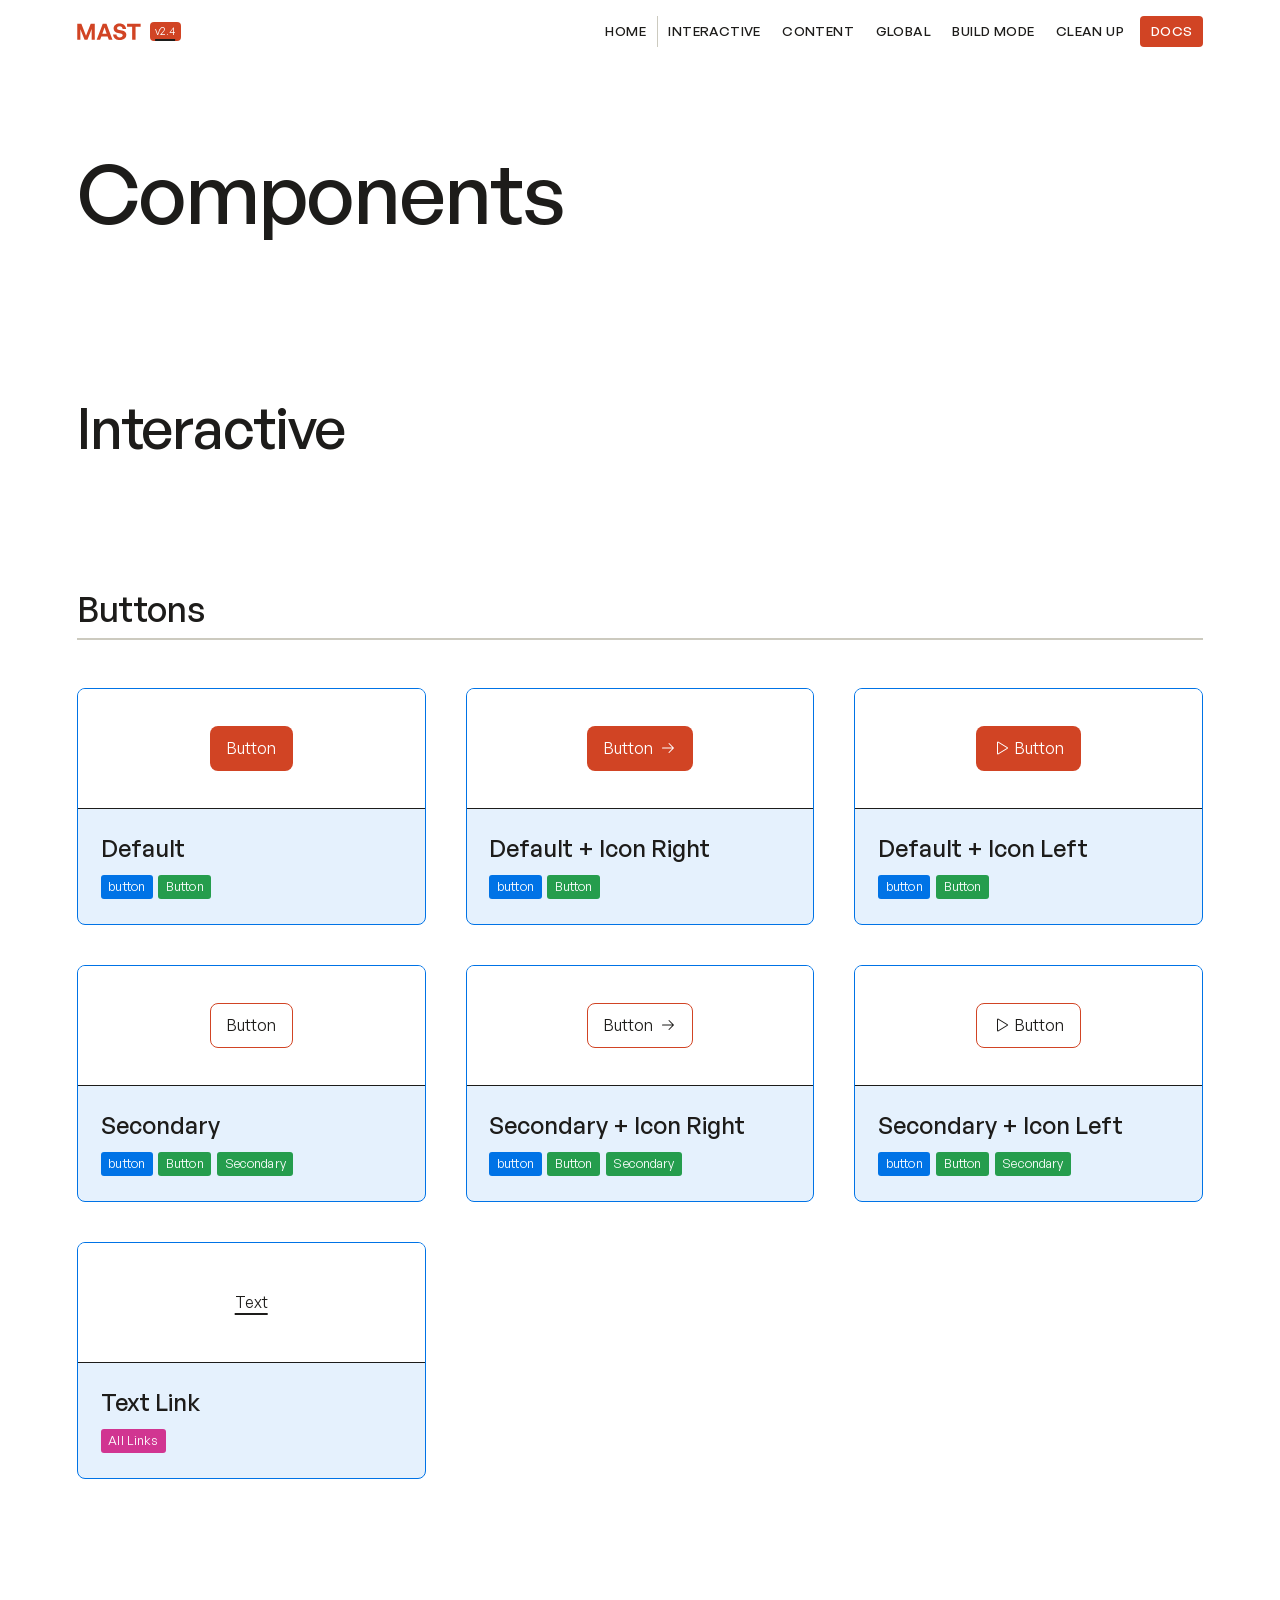
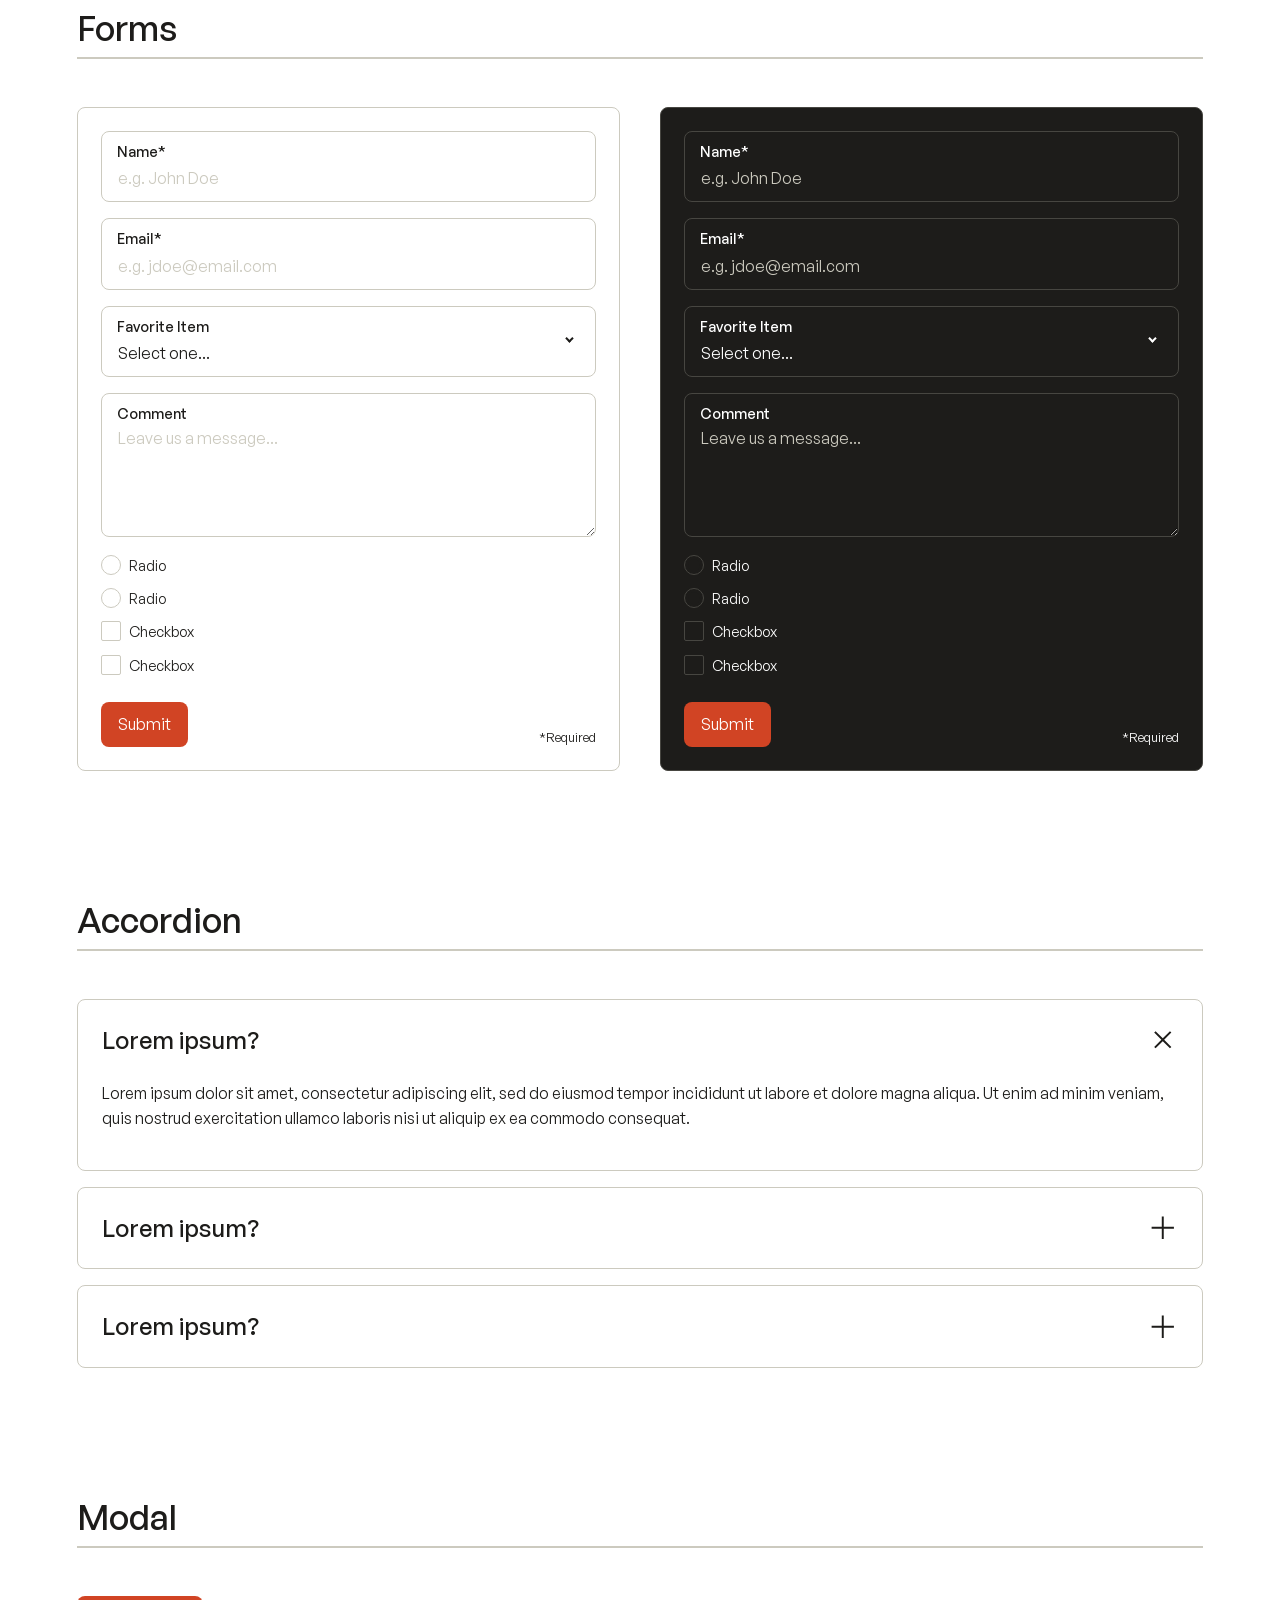
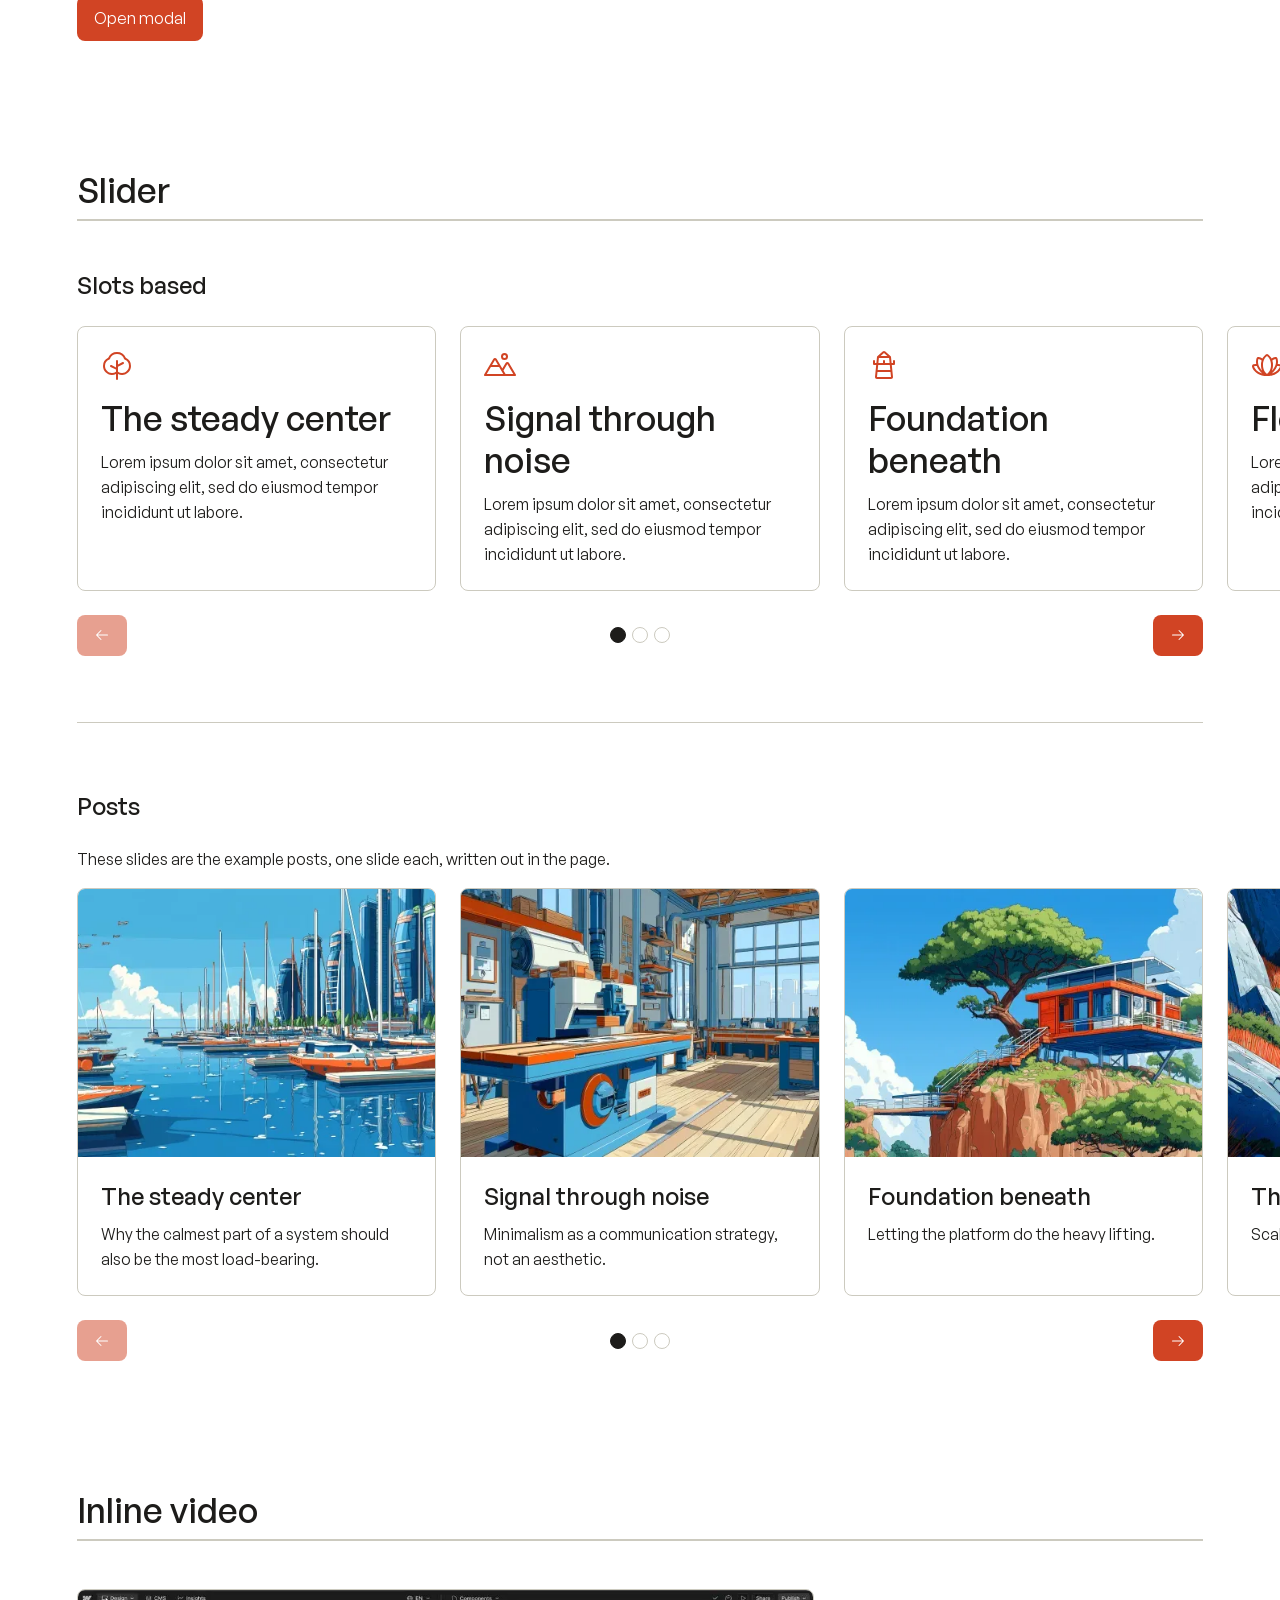
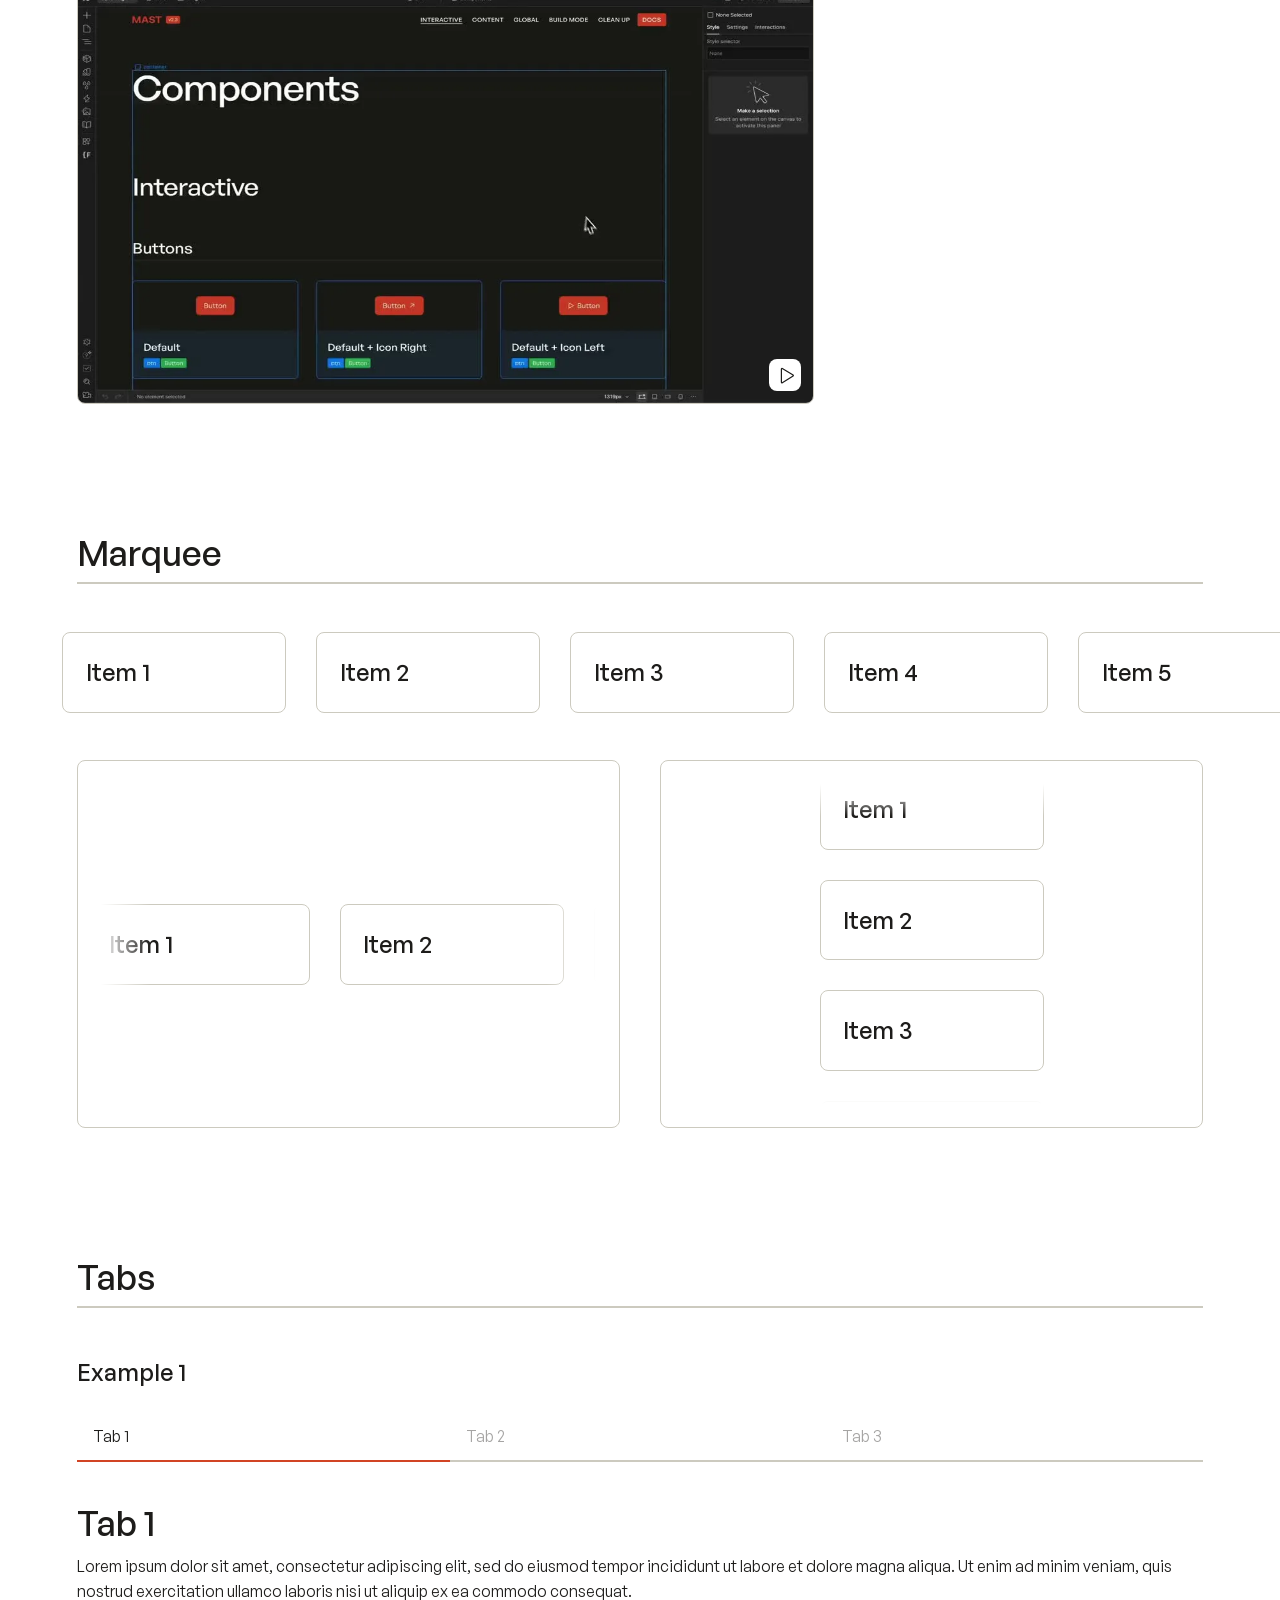
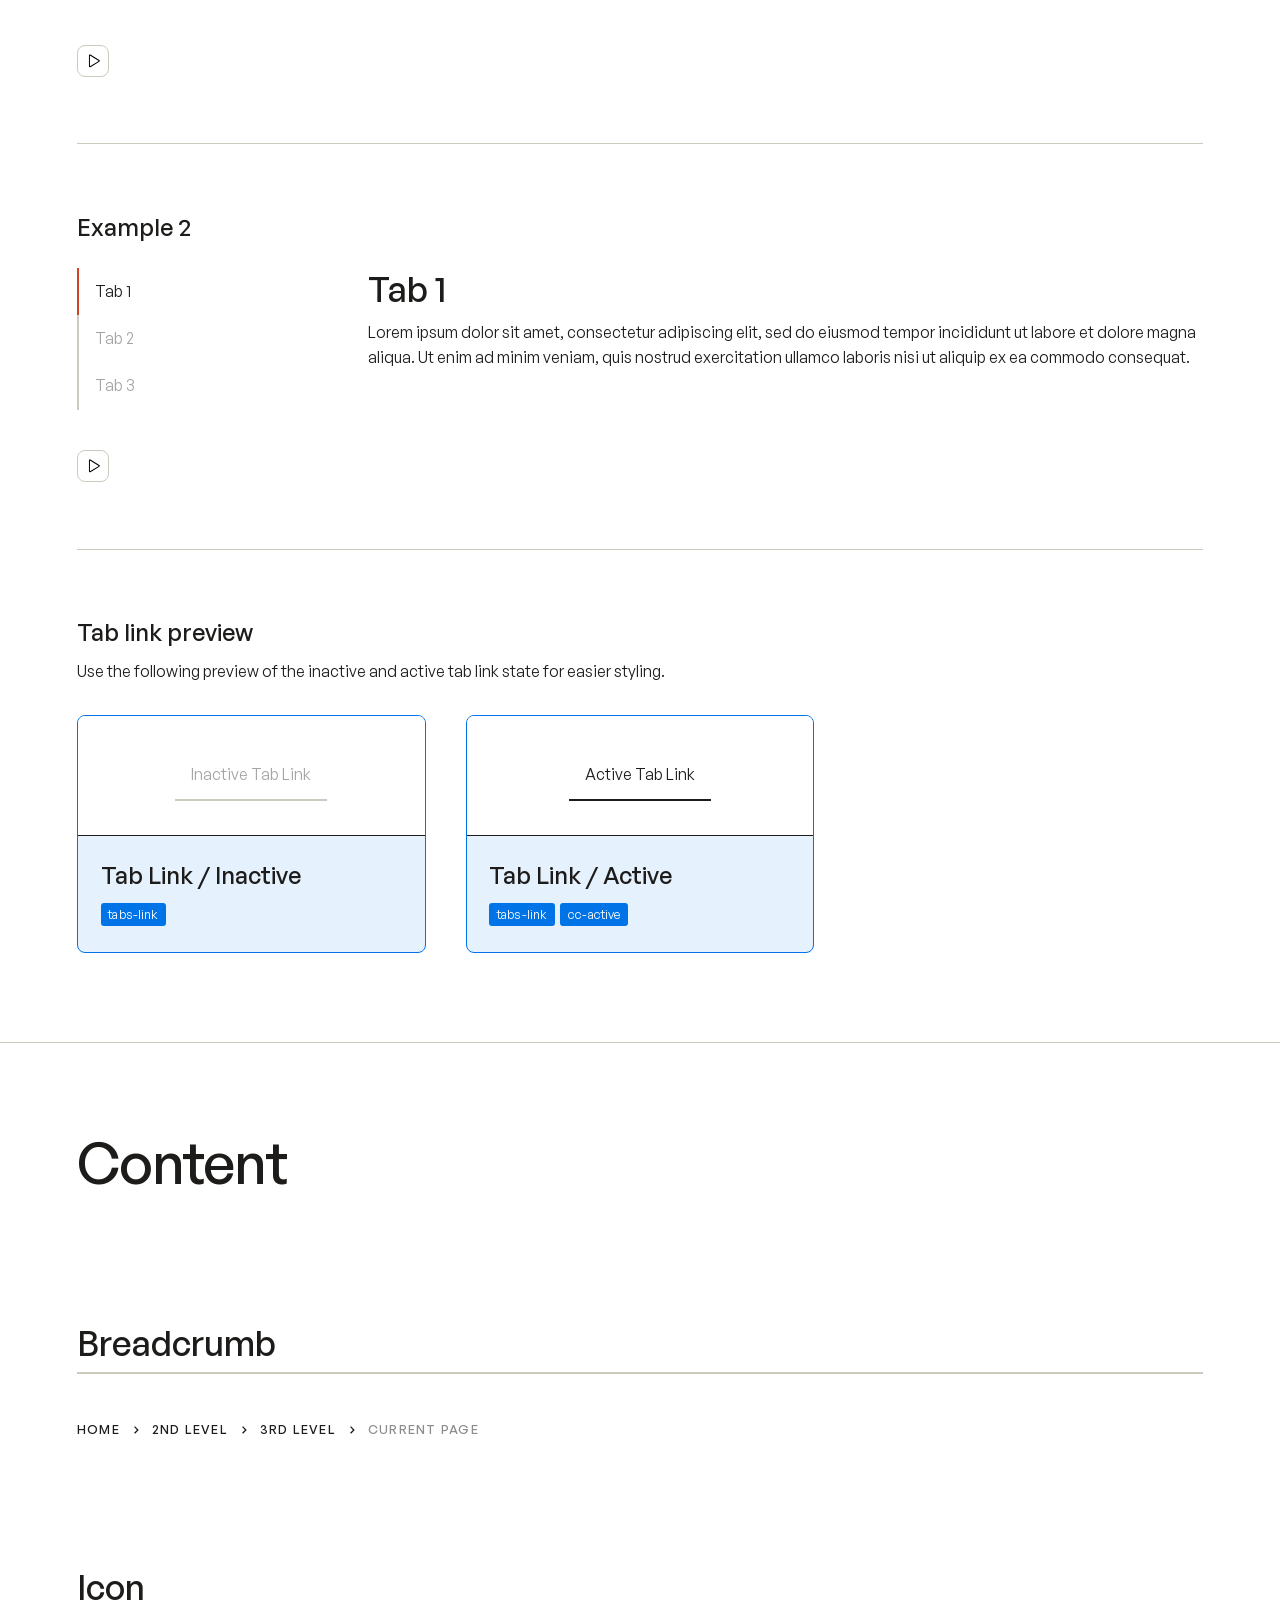
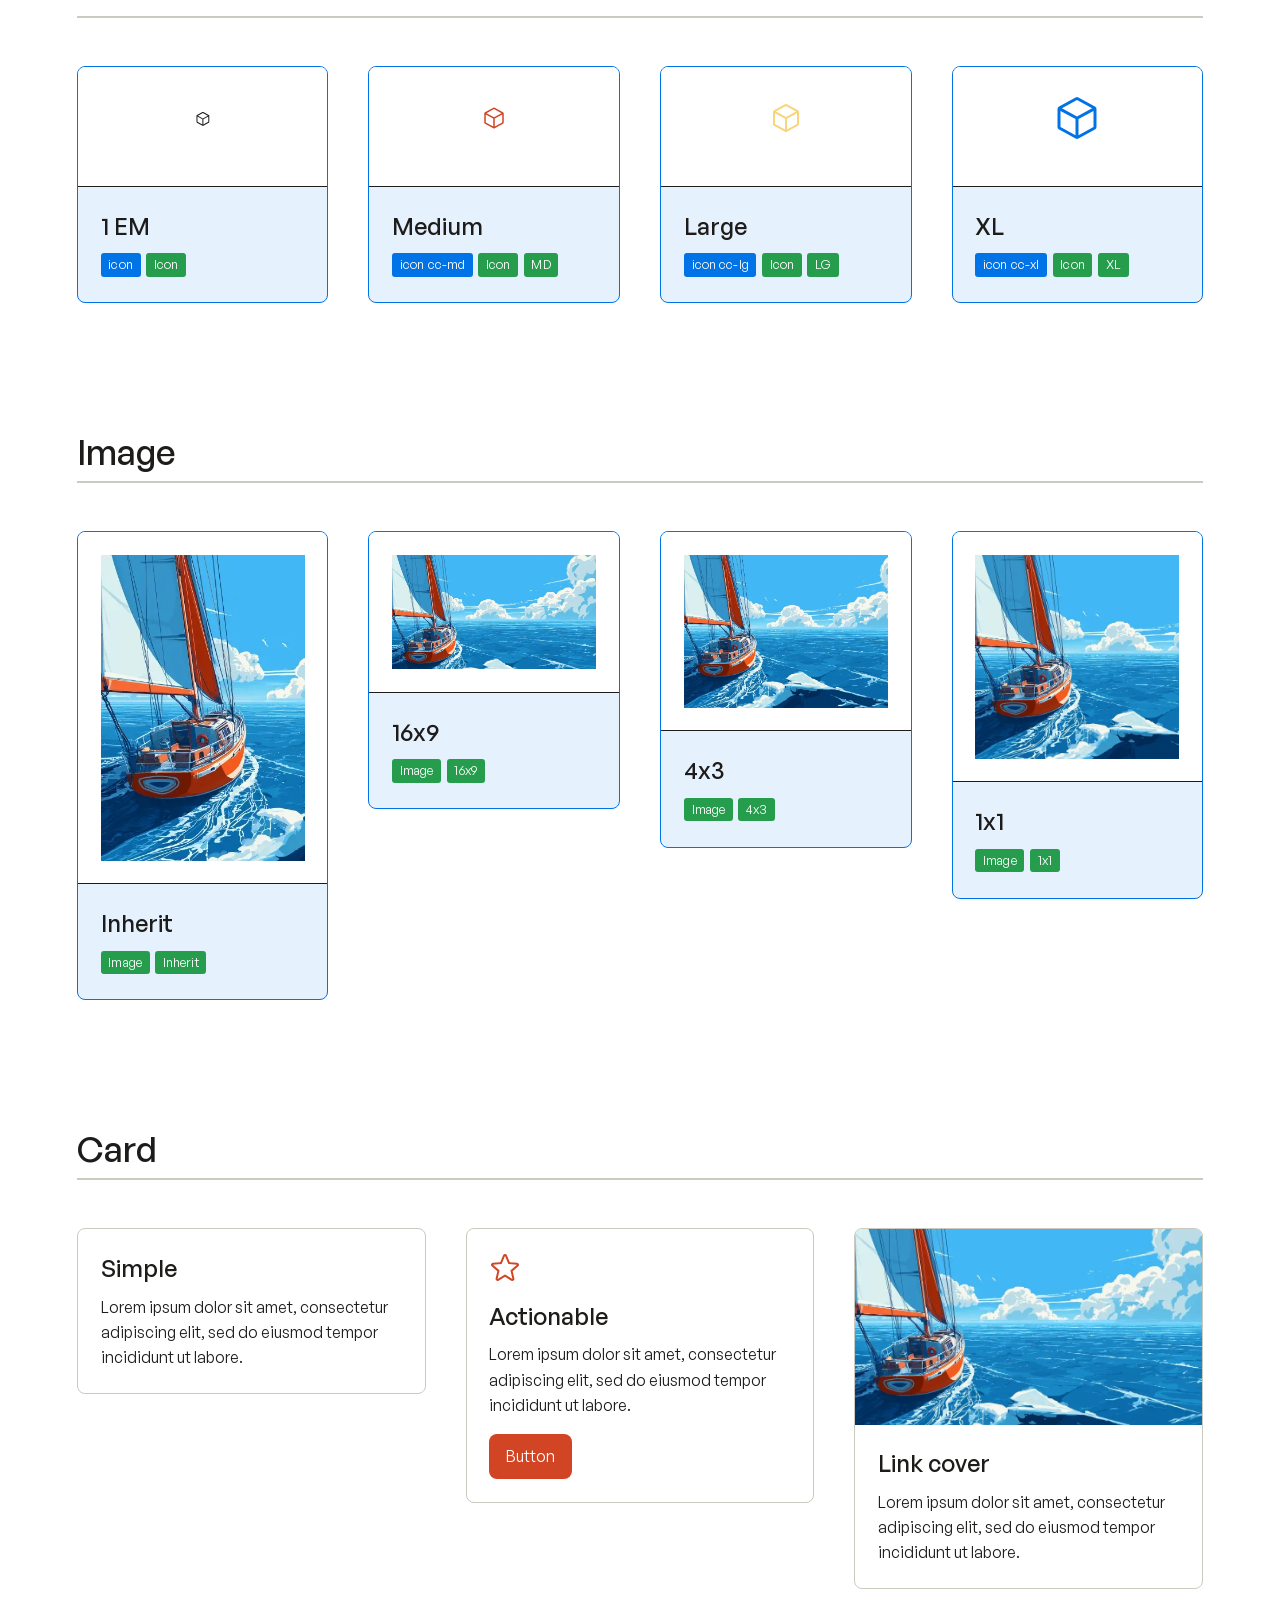
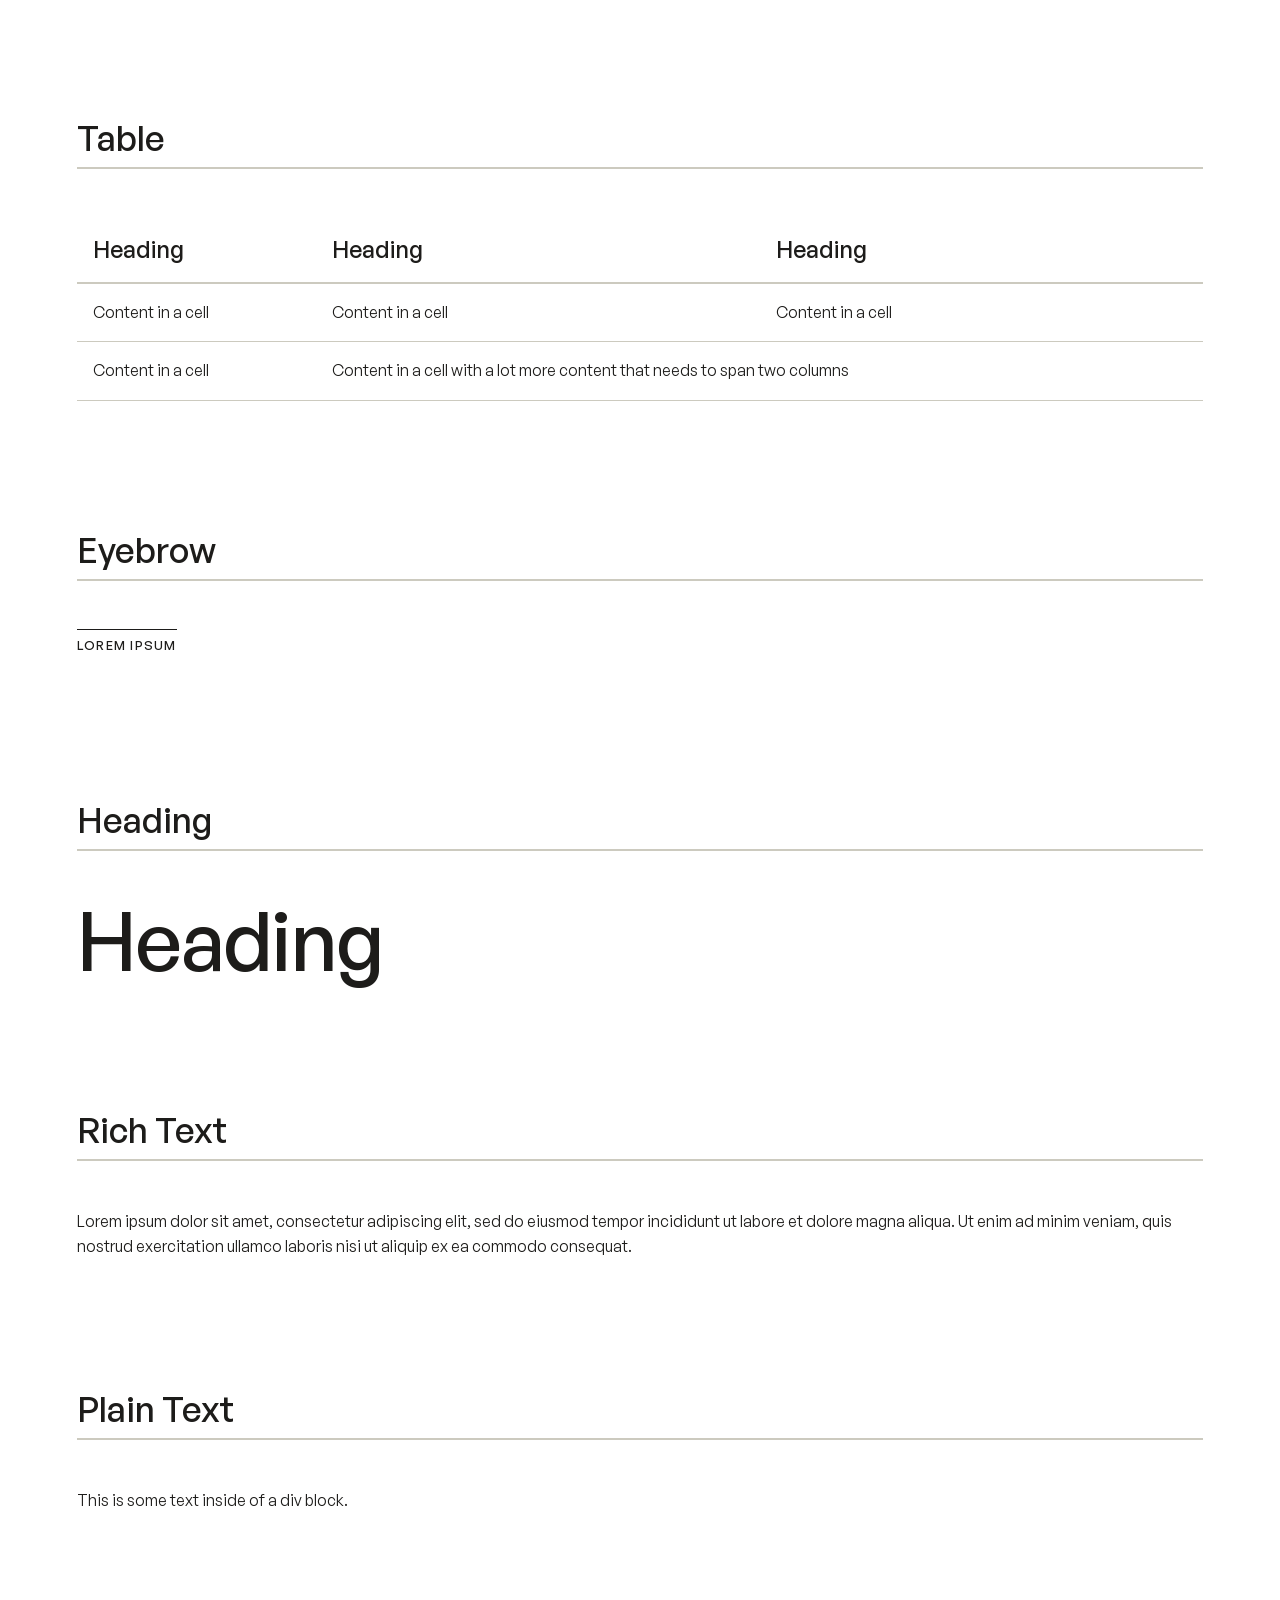
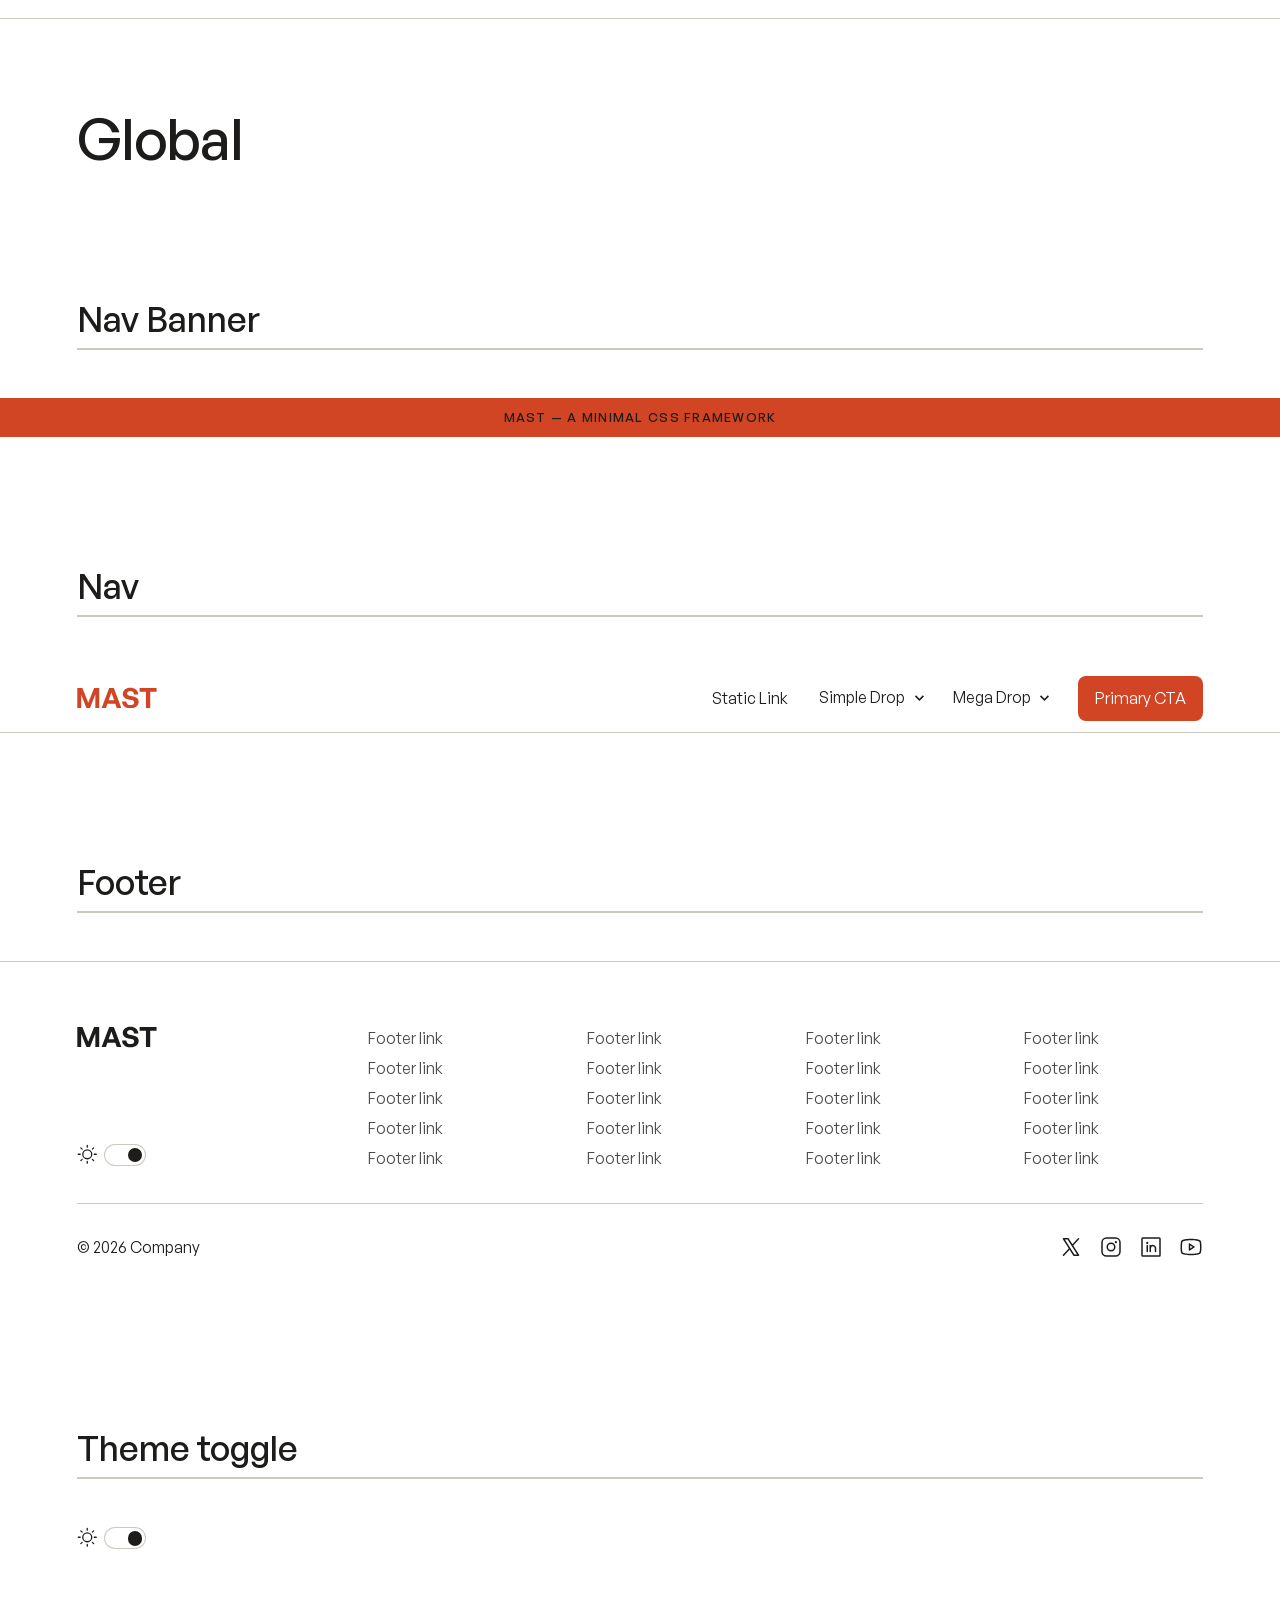
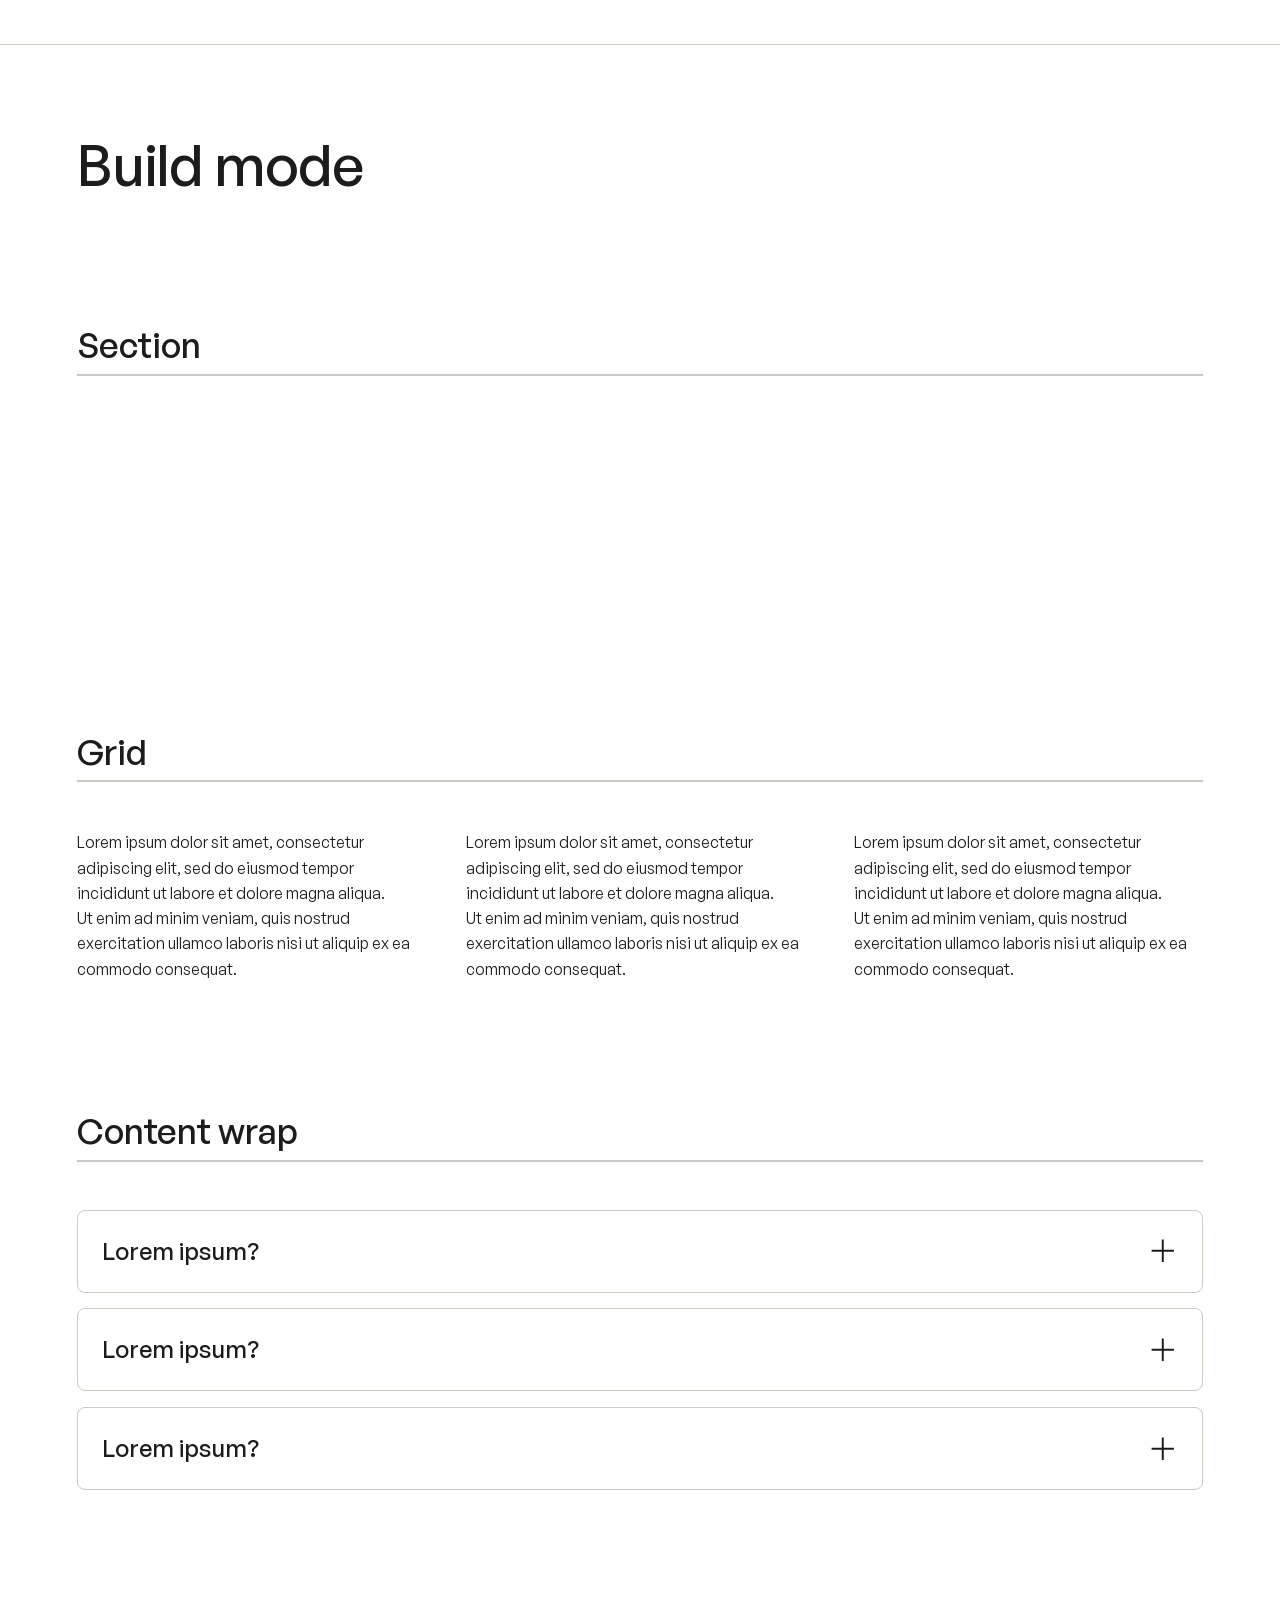
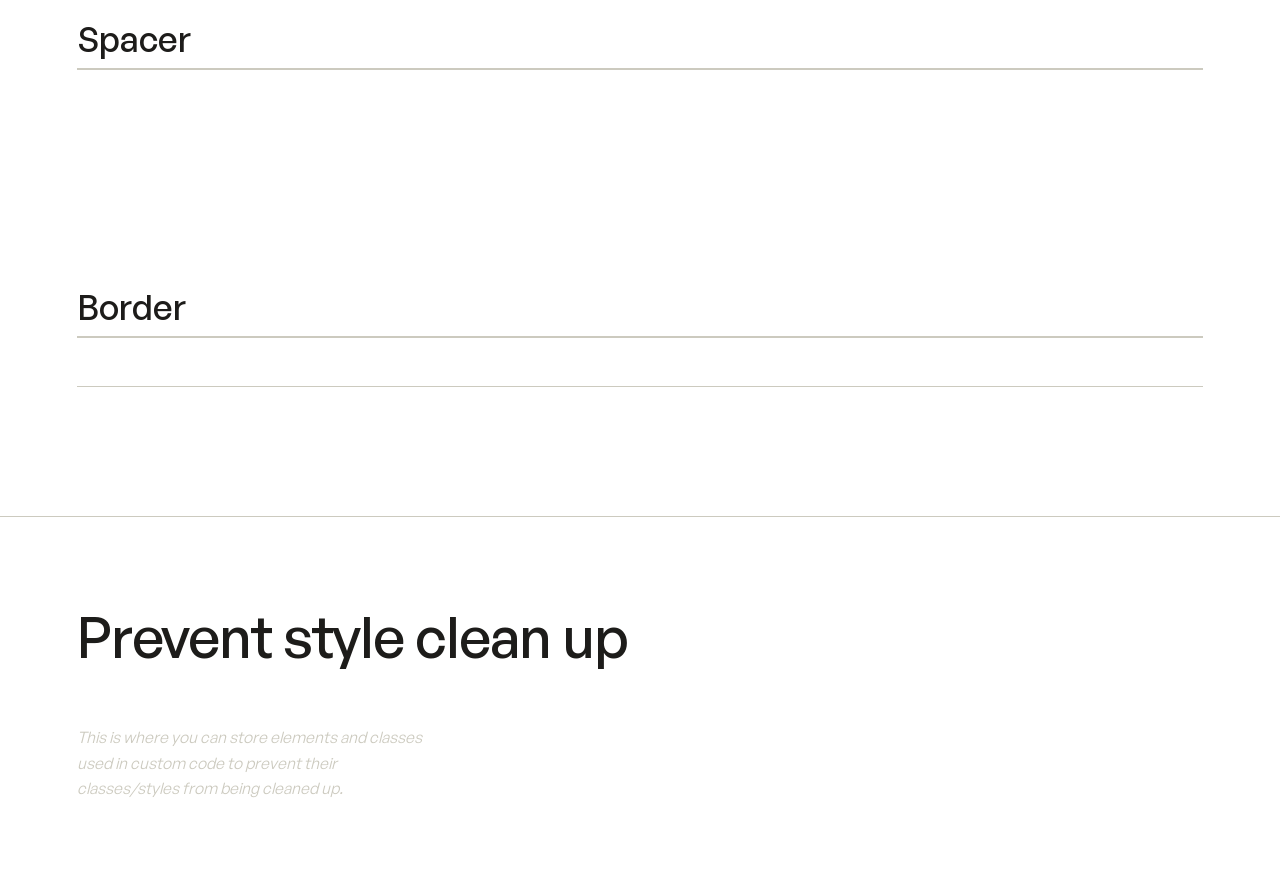
<file: components.html>
<!doctype html>
<html lang="en">
  <head>
    <meta charset="utf-8" />
    <meta name="viewport" content="width=device-width, initial-scale=1" />
    <title>Components</title>
    <script>
      (function () {
        var docEl = document.documentElement;
        docEl.classList.add("js");
        function applyMode(isLight) {
          docEl.classList.toggle("u-mode-light", isLight);
          docEl.classList.toggle("u-mode-dark", !isLight);
        }
        try {
          var savedTheme = localStorage.getItem("savedTheme");
          var osQuery = window.matchMedia("(prefers-color-scheme: dark)");
          applyMode(savedTheme !== null ? savedTheme === "light" : !osQuery.matches);
          if (savedTheme === null) {
            osQuery.addEventListener("change", function (e) {
              try {
                if (localStorage.getItem("savedTheme") !== null) return;
              } catch (err) {}
              applyMode(!e.matches);
            });
          }
        } catch (e) {}
      })();
    </script>
    <link rel="stylesheet" href="/css/main.css" />
    <link rel="preload" href="/fonts/GeneralSans-Regular.woff2" as="font" type="font/woff2" crossorigin />
    <link rel="preload" href="/fonts/GeneralSans-Medium.woff2" as="font" type="font/woff2" crossorigin />
    <meta name="theme-color" content="white" media="(prefers-color-scheme: light)" />
    <meta name="theme-color" content="#1d1c1a" media="(prefers-color-scheme: dark)" />
    <meta property="og:site_name" content="Mast" />
    <meta property="og:type" content="website" />
    <link rel="icon" href="/favicon.ico" sizes="48x48 32x32 16x16" />
    <link rel="apple-touch-icon" href="/webclip.png" />
    <meta property="og:title" content="Components" />
    <meta name="twitter:card" content="summary" />
    <meta name="twitter:title" content="Components" />
    <meta
      name="description"
      content="Every Mast component, demonstrated: buttons, forms, cards, tabs, sliders, modals, and more."
    />
    <meta
      property="og:description"
      content="Every Mast component, demonstrated: buttons, forms, cards, tabs, sliders, modals, and more."
    />
    <meta
      name="twitter:description"
      content="Every Mast component, demonstrated: buttons, forms, cards, tabs, sliders, modals, and more."
    />
  </head>
  <body>
    <div class="page-wrapper u-minh-100vh">
      <header class="styles__nav">
        <a href="#main" class="nav-skip-link">Skip to Main Content</a>
        <div class="container">
          <div class="styles__nav-container">
            <a href="https://nocodesupply.co/mast" target="_blank" rel="noopener" class="u-p-0">
              <div class="u-d-flex cc-align-center">
                <div class="styles__nav-logo">
                  <svg viewbox="0 0 101 27" fill="none" xmlns="http://www.w3.org/2000/svg" role="img" aria-label="Mast">
                    <path
                      d="M11.9187 26.6316H16.4157L23.1435 9.59964V26.6316H28.03V1.2076H21.5855L14.1849 20.0454L6.81977 1.2076H0.375244V26.6316H5.26175V9.74128L11.9187 26.6316Z"
                      fill="currentColor"
                    ></path>
                    <path
                      d="M50.2224 26.6316H55.9941L46.5044 1.2076H40.6264L31.0658 26.6316H36.4835L38.431 21.1785H48.3102L50.2224 26.6316ZM43.4237 7.08557L46.823 16.894H39.9536L43.4237 7.08557Z"
                      fill="currentColor"
                    ></path>
                    <path
                      d="M77.9103 18.7353C77.9103 14.9819 75.5025 12.9281 71.0409 12.0429L66.6855 11.1577C64.8442 10.8036 63.2508 10.06 63.2508 8.3249C63.2508 6.55443 64.738 5.06723 67.3583 5.06723C70.0494 5.06723 71.8907 6.87312 72.0678 9.52883H77.5208C77.1667 4.21741 72.9884 0.888916 67.2875 0.888916C61.799 0.888916 57.7978 4.14659 57.7978 8.679C57.7978 12.8927 60.7722 14.9819 64.6318 15.7255L68.8101 16.5399C70.9701 16.9648 72.2094 17.9209 72.2094 19.5143C72.2094 21.568 70.2619 22.772 67.5354 22.772C64.2423 22.772 62.4364 20.9661 62.2948 18.1687H56.8417C57.2312 23.551 61.2325 26.9857 67.6416 26.9857C74.0153 26.9857 77.9103 23.5864 77.9103 18.7353Z"
                      fill="currentColor"
                    ></path>
                    <path
                      d="M92.4503 26.6316V6.0587H100.488V1.2076H79.0656V6.0587H87.0681V26.6316H92.4503Z"
                      fill="currentColor"
                    ></path>
                  </svg>
                </div>
                <div class="styles__nav-version">v2.4</div>
              </div>
            </a>
            <nav class="styles__nav-menu" aria-label="Style guide">
              <a href="/" class="cc-divider styles__nav-link">Home</a>
              <a href="#interactive" class="styles__nav-link">Interactive</a>
              <a href="#content" class="styles__nav-link">Content</a>
              <a href="#global" class="styles__nav-link">Global</a>
              <a href="#build-mode" class="styles__nav-link">Build Mode</a>
              <a href="#prevent-cleanup" class="styles__nav-link">Clean up</a>
              <a href="https://nocodesupply.co/mast/docs" class="cc-cta styles__nav-link">Docs</a>
            </nav>
            <button type="button" class="styles__nav-btn" aria-label="Open menu" aria-expanded="false">
              <span class="styles__nav-btn-icon">
                <svg viewBox="0 0 30 22" fill="none" xmlns="http://www.w3.org/2000/svg" aria-hidden="true">
                  <path
                    fill-rule="evenodd"
                    clip-rule="evenodd"
                    d="M25 6.83534H5V4.96289H25V6.83534Z"
                    fill="currentColor"
                  ></path>
                  <path
                    fill-rule="evenodd"
                    clip-rule="evenodd"
                    d="M25 17.0352H5V15.1641H25V17.0352Z"
                    fill="currentColor"
                  ></path>
                </svg>
              </span>
            </button>
          </div>
        </div>
      </header>
      <main id="main" class="page-main">
        <section id="interactive" class="section">
          <div class="container">
            <h1 class="u-mb-md">Components</h1>
            <h2>Interactive</h2>
            <h3 class="styles__section-label">Buttons</h3>
            <div class="row">
              <div class="col col-lg-4 col-md-6 col-sm-12">
                <div class="styles__card">
                  <div class="page-wrapper">
                    <div class="styles__card-preview"><a href="#" class="button">Button</a></div>
                  </div>
                  <div class="card-body">
                    <h4>Default</h4>
                    <div class="styles__selector-callout">button</div>
                    <div class="styles__selector-callout cc-component">Button</div>
                  </div>
                </div>
              </div>
              <div class="col col-lg-4 col-md-6 col-sm-12">
                <div class="styles__card">
                  <div class="page-wrapper">
                    <div class="styles__card-preview">
                      <a href="#" class="button">
                        Button
                        <span class="btn-icon">
                          <span class="icon-color">
                            <span class="icon" aria-hidden="true">
                              <svg xmlns="http://www.w3.org/2000/svg" viewBox="0 0 256 256" fill="currentColor">
                                <path
                                  d="M221.66,133.66l-72,72a8,8,0,0,1-11.32-11.32L196.69,136H40a8,8,0,0,1,0-16H196.69L138.34,61.66a8,8,0,0,1,11.32-11.32l72,72A8,8,0,0,1,221.66,133.66Z"
                                />
                              </svg>
                            </span>
                          </span>
                        </span>
                      </a>
                    </div>
                  </div>
                  <div class="card-body">
                    <h4>Default + Icon Right</h4>
                    <div class="styles__selector-callout">button</div>
                    <div class="styles__selector-callout cc-component">Button</div>
                  </div>
                </div>
              </div>
              <div class="col col-lg-4 col-md-6 col-sm-12">
                <div class="styles__card">
                  <div class="page-wrapper">
                    <div class="styles__card-preview">
                      <a href="#" class="button">
                        <span class="btn-icon">
                          <span class="icon-color">
                            <span class="icon" aria-hidden="true">
                              <svg xmlns="http://www.w3.org/2000/svg" viewBox="0 0 256 256" fill="currentColor">
                                <path
                                  d="M232.4,114.49,88.32,26.35a16,16,0,0,0-16.2-.3A15.86,15.86,0,0,0,64,39.87V216.13A15.94,15.94,0,0,0,80,232a16.07,16.07,0,0,0,8.36-2.35L232.4,141.51a15.81,15.81,0,0,0,0-27ZM80,215.94V40l143.83,88Z"
                                />
                              </svg>
                            </span>
                          </span>
                        </span>
                        Button
                      </a>
                    </div>
                  </div>
                  <div class="card-body">
                    <h4>Default + Icon Left</h4>
                    <div class="styles__selector-callout">button</div>
                    <div class="styles__selector-callout cc-component">Button</div>
                  </div>
                </div>
              </div>
              <div class="col col-lg-4 col-md-6 col-sm-12">
                <div class="styles__card">
                  <div class="page-wrapper">
                    <div class="styles__card-preview"><a href="#" class="button cc-secondary">Button</a></div>
                  </div>
                  <div class="card-body">
                    <h4>Secondary</h4>
                    <div class="styles__selector-callout">button</div>
                    <div class="styles__selector-callout cc-component">Button</div>
                    <div class="styles__selector-callout cc-component">Secondary</div>
                  </div>
                </div>
              </div>
              <div class="col col-lg-4 col-md-6 col-sm-12">
                <div class="styles__card">
                  <div class="page-wrapper">
                    <div class="styles__card-preview">
                      <a href="#" class="button cc-secondary">
                        Button
                        <span class="btn-icon">
                          <span class="icon-color">
                            <span class="icon" aria-hidden="true">
                              <svg xmlns="http://www.w3.org/2000/svg" viewBox="0 0 256 256" fill="currentColor">
                                <path
                                  d="M221.66,133.66l-72,72a8,8,0,0,1-11.32-11.32L196.69,136H40a8,8,0,0,1,0-16H196.69L138.34,61.66a8,8,0,0,1,11.32-11.32l72,72A8,8,0,0,1,221.66,133.66Z"
                                />
                              </svg>
                            </span>
                          </span>
                        </span>
                      </a>
                    </div>
                  </div>
                  <div class="card-body">
                    <h4>Secondary + Icon Right</h4>
                    <div class="styles__selector-callout">button</div>
                    <div class="styles__selector-callout cc-component">Button</div>
                    <div class="styles__selector-callout cc-component">Secondary</div>
                  </div>
                </div>
              </div>
              <div class="col col-lg-4 col-md-6 col-sm-12">
                <div class="styles__card">
                  <div class="page-wrapper">
                    <div class="styles__card-preview">
                      <a href="#" class="button cc-secondary">
                        <span class="btn-icon">
                          <span class="icon-color">
                            <span class="icon" aria-hidden="true">
                              <svg xmlns="http://www.w3.org/2000/svg" viewBox="0 0 256 256" fill="currentColor">
                                <path
                                  d="M232.4,114.49,88.32,26.35a16,16,0,0,0-16.2-.3A15.86,15.86,0,0,0,64,39.87V216.13A15.94,15.94,0,0,0,80,232a16.07,16.07,0,0,0,8.36-2.35L232.4,141.51a15.81,15.81,0,0,0,0-27ZM80,215.94V40l143.83,88Z"
                                />
                              </svg>
                            </span>
                          </span>
                        </span>
                        Button
                      </a>
                    </div>
                  </div>
                  <div class="card-body">
                    <h4>Secondary + Icon Left</h4>
                    <div class="styles__selector-callout">button</div>
                    <div class="styles__selector-callout cc-component">Button</div>
                    <div class="styles__selector-callout cc-component">Secondary</div>
                  </div>
                </div>
              </div>
              <div class="col col-lg-4 col-md-6 col-sm-12">
                <div class="styles__card">
                  <div class="page-wrapper">
                    <div class="styles__card-preview"><a href="#">Text</a></div>
                  </div>
                  <div class="card-body">
                    <h4>Text Link</h4>
                    <div class="styles__selector-callout cc-element">All Links</div>
                  </div>
                </div>
              </div>
            </div>
            <h3 class="styles__section-label">Forms</h3>
            <div class="row">
              <div class="col col-lg-6 col-sm-12">
                <div class="card">
                  <div class="card-body">
                    <div class="u-mb-0">
                      <form class="form" method="get">
                        <div class="input-group">
                          <label for="Name" class="input-label">Name*</label>
                          <input
                            id="Name"
                            name="Name"
                            type="text"
                            maxlength="256"
                            placeholder="e.g. John Doe"
                            required
                            class="input"
                          />
                        </div>
                        <div class="input-group">
                          <label for="Email" class="input-label">Email*</label>
                          <input
                            id="Email"
                            name="Email"
                            type="email"
                            maxlength="256"
                            placeholder="e.g. jdoe@email.com"
                            required
                            class="input"
                          />
                        </div>
                        <div class="input-group">
                          <label for="Select" class="input-label">Favorite Item</label>
                          <select id="Select" name="Select" class="input cc-select">
                            <option value="">Select one...</option>
                            <option value="First">First Choice</option>
                            <option value="Second">Second Choice</option>
                            <option value="Third">Third Choice</option>
                          </select>
                        </div>
                        <div class="input-group cc-textarea">
                          <label for="Comment" class="input-label">Comment</label>
                          <textarea
                            id="Comment"
                            name="Comment"
                            maxlength="5000"
                            placeholder="Leave us a message..."
                            class="input"
                          ></textarea>
                        </div>
                        <label class="input-group cc-toggle" for="radio-1">
                          <input id="radio-1" type="radio" name="Radio-Group" value="Radio 1" class="input-radio" />
                          <span class="input-label cc-static">Radio</span>
                        </label>
                        <label class="input-group cc-toggle" for="radio-2">
                          <input id="radio-2" type="radio" name="Radio-Group" value="Radio 2" class="input-radio" />
                          <span class="input-label cc-static">Radio</span>
                        </label>
                        <label class="input-group cc-toggle" for="checkbox-1">
                          <input id="checkbox-1" type="checkbox" name="checkbox-1" class="input-check" />
                          <span class="input-label cc-static">Checkbox</span>
                        </label>
                        <label class="input-group cc-toggle" for="checkbox-2">
                          <input id="checkbox-2" type="checkbox" name="checkbox-2" class="input-check" />
                          <span class="input-label cc-static">Checkbox</span>
                        </label>
                        <div class="form_required-note">*Required</div>
                        <button class="button u-mt-sm" type="submit">Submit</button>
                      </form>
                      <div class="form-success">
                        <div class="form-success_flex"><h3>Thank you for your submission!</h3></div>
                      </div>
                      <div class="form-error"><div>Oops! Something went wrong while submitting the form.</div></div>
                    </div>
                  </div>
                </div>
              </div>
              <div class="col col-lg-6 col-sm-12">
                <div class="card u-mode-dark">
                  <div class="card-body">
                    <div class="u-mb-0">
                      <form class="form" method="get">
                        <div class="input-group">
                          <label for="Name-2" class="input-label">Name*</label>
                          <input
                            id="Name-2"
                            name="Name-2"
                            type="text"
                            maxlength="256"
                            placeholder="e.g. John Doe"
                            required
                            class="input"
                          />
                        </div>
                        <div class="input-group">
                          <label for="Email-2" class="input-label">Email*</label>
                          <input
                            id="Email-2"
                            name="Email-2"
                            type="email"
                            maxlength="256"
                            placeholder="e.g. jdoe@email.com"
                            required
                            class="input"
                          />
                        </div>
                        <div class="input-group">
                          <label for="Select-2" class="input-label">Favorite Item</label>
                          <select id="Select-2" name="Select-2" class="input cc-select">
                            <option value="">Select one...</option>
                            <option value="First">First Choice</option>
                            <option value="Second">Second Choice</option>
                            <option value="Third">Third Choice</option>
                          </select>
                        </div>
                        <div class="input-group cc-textarea">
                          <label for="Comment-2" class="input-label">Comment</label>
                          <textarea
                            id="Comment-2"
                            name="Comment-2"
                            maxlength="5000"
                            placeholder="Leave us a message..."
                            class="input"
                          ></textarea>
                        </div>
                        <label class="input-group cc-toggle" for="radio-3">
                          <input id="radio-3" type="radio" name="Radio-Group" value="Radio 3" class="input-radio" />
                          <span class="input-label cc-static">Radio</span>
                        </label>
                        <label class="input-group cc-toggle" for="radio-4">
                          <input id="radio-4" type="radio" name="Radio-Group" value="Radio 4" class="input-radio" />
                          <span class="input-label cc-static">Radio</span>
                        </label>
                        <label class="input-group cc-toggle" for="checkbox-3">
                          <input id="checkbox-3" type="checkbox" name="checkbox-3" class="input-check" />
                          <span class="input-label cc-static">Checkbox</span>
                        </label>
                        <label class="input-group cc-toggle" for="checkbox-4">
                          <input id="checkbox-4" type="checkbox" name="checkbox-4" class="input-check" />
                          <span class="input-label cc-static">Checkbox</span>
                        </label>
                        <button class="button u-mt-sm" type="submit">Submit</button>
                        <div class="form_required-note">*Required</div>
                      </form>
                      <div class="form-success">
                        <div class="form-success_flex"><h3>Thank you for your submission!</h3></div>
                      </div>
                      <div class="form-error"><div>Oops! Something went wrong while submitting the form.</div></div>
                    </div>
                  </div>
                </div>
              </div>
            </div>
            <h3 id="accordion" class="styles__section-label">Accordion</h3>
            <div class="content-wrap" role="list">
              <details class="accordion-component u-mb-sm" open data-accordion-start-open="true" role="listitem">
                <summary class="accordion-trigger">
                  <div class="accordion-title"><h3 class="h4 u-mb-0">Lorem ipsum?</h3></div>
                  <svg
                    class="accordion-icon"
                    xmlns="http://www.w3.org/2000/svg"
                    width="100%"
                    viewBox="0 0 32 32"
                    fill="none"
                    aria-hidden="true"
                  >
                    <path
                      fill-rule="evenodd"
                      clip-rule="evenodd"
                      d="M17 17L27.3137 17L27.3137 15H17V4.68631L15 4.68631L15 15H4.68629L4.68629 17L15 17V27.3137H17V17Z"
                      fill="currentColor"
                    ></path>
                  </svg>
                </summary>
                <div data-accordion="content" class="accordion-content">
                  <div class="accordion-content_spacer">
                    <div class="rich-text">
                      <p>
                        Lorem ipsum dolor sit amet, consectetur adipiscing elit, sed do eiusmod tempor incididunt ut
                        labore et dolore magna aliqua. Ut enim ad minim veniam, quis nostrud exercitation ullamco
                        laboris nisi ut aliquip ex ea commodo consequat.
                      </p>
                    </div>
                  </div>
                </div>
              </details>
              <details class="accordion-component u-mb-sm" role="listitem">
                <summary class="accordion-trigger">
                  <div class="accordion-title"><h3 class="h4 u-mb-0">Lorem ipsum?</h3></div>
                  <svg
                    class="accordion-icon"
                    xmlns="http://www.w3.org/2000/svg"
                    width="100%"
                    viewBox="0 0 32 32"
                    fill="none"
                    aria-hidden="true"
                  >
                    <path
                      fill-rule="evenodd"
                      clip-rule="evenodd"
                      d="M17 17L27.3137 17L27.3137 15H17V4.68631L15 4.68631L15 15H4.68629L4.68629 17L15 17V27.3137H17V17Z"
                      fill="currentColor"
                    ></path>
                  </svg>
                </summary>
                <div data-accordion="content" class="accordion-content">
                  <div class="accordion-content_spacer">
                    <div class="rich-text">
                      <p>
                        Lorem ipsum dolor sit amet, consectetur adipiscing elit, sed do eiusmod tempor incididunt ut
                        labore et dolore magna aliqua. Ut enim ad minim veniam, quis nostrud exercitation ullamco
                        laboris nisi ut aliquip ex ea commodo consequat.
                      </p>
                    </div>
                  </div>
                </div>
              </details>
              <details class="accordion-component" role="listitem">
                <summary class="accordion-trigger">
                  <div class="accordion-title"><h3 class="h4 u-mb-0">Lorem ipsum?</h3></div>
                  <svg
                    class="accordion-icon"
                    xmlns="http://www.w3.org/2000/svg"
                    width="100%"
                    viewBox="0 0 32 32"
                    fill="none"
                    aria-hidden="true"
                  >
                    <path
                      fill-rule="evenodd"
                      clip-rule="evenodd"
                      d="M17 17L27.3137 17L27.3137 15H17V4.68631L15 4.68631L15 15H4.68629L4.68629 17L15 17V27.3137H17V17Z"
                      fill="currentColor"
                    ></path>
                  </svg>
                </summary>
                <div data-accordion="content" class="accordion-content">
                  <div class="accordion-content_spacer">
                    <div class="rich-text">
                      <p>
                        Lorem ipsum dolor sit amet, consectetur adipiscing elit, sed do eiusmod tempor incididunt ut
                        labore et dolore magna aliqua. Ut enim ad minim veniam, quis nostrud exercitation ullamco
                        laboris nisi ut aliquip ex ea commodo consequat.
                      </p>
                    </div>
                  </div>
                </div>
              </details>
            </div>
            <h3 id="modal" class="styles__section-label">Modal</h3>
            <div class="modal-component">
              <dialog class="modal">
                <h3>This is a modal!</h3>
                <div class="rich-text">
                  <p>
                    Lorem ipsum dolor sit amet, consectetur adipiscing elit, sed do eiusmod tempor incididunt ut labore
                    et dolore magna aliqua. Ut enim ad minim veniam, quis nostrud exercitation ullamco laboris nisi ut
                    aliquip ex ea commodo consequat.
                  </p>
                </div>
                <button type="button" class="modal_close-button" aria-label="Close modal">
                  <svg
                    class="modal_close-button_icon"
                    xmlns="http://www.w3.org/2000/svg"
                    viewBox="0 0 24 24"
                    fill="none"
                    aria-hidden="true"
                  >
                    <path
                      d="M13.4099 12L19.7099 5.71C19.8982 5.5217 20.004 5.2663 20.004 5C20.004 4.7337 19.8982 4.47831 19.7099 4.29C19.5216 4.1017 19.2662 3.99591 18.9999 3.99591C18.7336 3.99591 18.4782 4.1017 18.2899 4.29L11.9999 10.59L5.70994 4.29C5.52164 4.1017 5.26624 3.99591 4.99994 3.99591C4.73364 3.99591 4.47824 4.1017 4.28994 4.29C4.10164 4.47831 3.99585 4.7337 3.99585 5C3.99585 5.2663 4.10164 5.5217 4.28994 5.71L10.5899 12L4.28994 18.29C4.19621 18.383 4.12182 18.4936 4.07105 18.6154C4.02028 18.7373 3.99414 18.868 3.99414 19C3.99414 19.132 4.02028 19.2627 4.07105 19.3846C4.12182 19.5064 4.19621 19.617 4.28994 19.71C4.3829 19.8037 4.4935 19.8781 4.61536 19.9289C4.73722 19.9797 4.86793 20.0058 4.99994 20.0058C5.13195 20.0058 5.26266 19.9797 5.38452 19.9289C5.50638 19.8781 5.61698 19.8037 5.70994 19.71L11.9999 13.41L18.2899 19.71C18.3829 19.8037 18.4935 19.8781 18.6154 19.9289C18.7372 19.9797 18.8679 20.0058 18.9999 20.0058C19.132 20.0058 19.2627 19.9797 19.3845 19.9289C19.5064 19.8781 19.617 19.8037 19.7099 19.71C19.8037 19.617 19.8781 19.5064 19.9288 19.3846C19.9796 19.2627 20.0057 19.132 20.0057 19C20.0057 18.868 19.9796 18.7373 19.9288 18.6154C19.8781 18.4936 19.8037 18.383 19.7099 18.29L13.4099 12Z"
                      fill="currentColor"
                    ></path>
                  </svg>
                </button>
              </dialog>
              <button type="button" aria-haspopup="dialog" class="button">Open modal</button>
            </div>
            <h3 id="slider" class="styles__section-label">Slider</h3>
            <h4 class="u-mb-sm">Slots based</h4>
            <div data-slider="component" class="slider-component" style="--lg: 3; --md: 3; --sm: 2; --xs: 1">
              <div style="--gap: var(--grid-gap-md)">
                <div
                  data-slider="slider"
                  data-loop="false"
                  data-autoplay="false"
                  data-centered="false"
                  data-effect="slide"
                  data-speed="300"
                  data-grab-cursor="true"
                  data-slider-overflow="true"
                  class="swiper"
                >
                  <div class="swiper-wrapper">
                    <div class="swiper-slide">
                      <div class="u-h-100">
                        <div class="card u-h-100">
                          <div class="card-body">
                            <span class="icon-color cc-accent u-mb-sm">
                              <span class="icon cc-lg" aria-hidden="true">
                                <svg xmlns="http://www.w3.org/2000/svg" viewBox="0 0 256 256" fill="currentColor">
                                  <path
                                    d="M198.1,62.59a76,76,0,0,0-140.2,0A71.71,71.71,0,0,0,16,127.8C15.9,166,48,199,86.14,200A72.09,72.09,0,0,0,120,192.47V232a8,8,0,0,0,16,0V192.47A72.17,72.17,0,0,0,168,200l1.82,0C208,199,240.11,166,240,127.8A71.71,71.71,0,0,0,198.1,62.59ZM169.45,184a56.08,56.08,0,0,1-33.45-10v-41l43.58-21.78a8,8,0,1,0-7.16-14.32L136,115.06V88a8,8,0,0,0-16,0v51.06L83.58,120.84a8,8,0,1,0-7.16,14.32L120,156.94v17a56,56,0,0,1-33.45,10C56.9,183.23,31.92,157.52,32,127.84A55.77,55.77,0,0,1,67.11,76a8,8,0,0,0,4.53-4.67,60,60,0,0,1,112.72,0A8,8,0,0,0,188.89,76,55.79,55.79,0,0,1,224,127.84C224.08,157.52,199.1,183.23,169.45,184Z"
                                  />
                                </svg>
                              </span>
                            </span>
                            <h5 class="h3">The steady center</h5>
                            <div class="rich-text">
                              <p>
                                Lorem ipsum dolor sit amet, consectetur adipiscing elit, sed do eiusmod tempor
                                incididunt ut labore.
                              </p>
                            </div>
                          </div>
                          <a href="https://www.nocodesupply.co/mast" class="u-link-cover">
                            <span class="u-sr-only">Learn more</span>
                          </a>
                        </div>
                      </div>
                    </div>
                    <div class="swiper-slide">
                      <div class="u-h-100">
                        <div class="card u-h-100">
                          <div class="card-body">
                            <span class="icon-color cc-accent u-mb-sm">
                              <span class="icon cc-lg" aria-hidden="true">
                                <svg xmlns="http://www.w3.org/2000/svg" viewBox="0 0 256 256" fill="currentColor">
                                  <path
                                    d="M164,80a28,28,0,1,0-28-28A28,28,0,0,0,164,80Zm0-40a12,12,0,1,1-12,12A12,12,0,0,1,164,40Zm90.88,155.92-54.56-92.08A15.87,15.87,0,0,0,186.55,96h0a15.85,15.85,0,0,0-13.76,7.84L146.63,148l-44.84-76.1a16,16,0,0,0-27.58,0L1.11,195.94A8,8,0,0,0,8,208H248a8,8,0,0,0,6.88-12.08ZM88,80l23.57,40H64.43ZM22,192l33-56h66l18.74,31.8,0,0L154,192Zm150.57,0-16.66-28.28L186.55,112,234,192Z"
                                  />
                                </svg>
                              </span>
                            </span>
                            <h5 class="h3">Signal through noise</h5>
                            <div class="rich-text">
                              <p>
                                Lorem ipsum dolor sit amet, consectetur adipiscing elit, sed do eiusmod tempor
                                incididunt ut labore.
                              </p>
                            </div>
                          </div>
                          <a href="https://www.nocodesupply.co/mast" class="u-link-cover">
                            <span class="u-sr-only">Learn more</span>
                          </a>
                        </div>
                      </div>
                    </div>
                    <div class="swiper-slide">
                      <div class="u-h-100">
                        <div class="card u-h-100">
                          <div class="card-body">
                            <span class="icon-color cc-accent u-mb-sm">
                              <span class="icon cc-lg" aria-hidden="true">
                                <svg xmlns="http://www.w3.org/2000/svg" viewBox="0 0 256 256" fill="currentColor">
                                  <path
                                    d="M208,80a8,8,0,0,0-8,8v16H188.85L184,55.2A8,8,0,0,0,181.32,50L138.44,11.88l-.2-.17a16,16,0,0,0-20.48,0l-.2.17L74.68,50A8,8,0,0,0,72,55.2L67.15,104H56V88a8,8,0,0,0-16,0v24a8,8,0,0,0,8,8H65.54l-9.47,94.48A16,16,0,0,0,72,232H184a16,16,0,0,0,15.92-17.56L190.46,120H208a8,8,0,0,0,8-8V88A8,8,0,0,0,208,80ZM128,24l27,24H101ZM87.24,64h81.52l4,40H136V88a8,8,0,0,0-16,0v16H83.23ZM72,216l4-40H180l4,40Zm106.39-56H77.61l4-40h92.76Z"
                                  />
                                </svg>
                              </span>
                            </span>
                            <h5 class="h3">Foundation beneath</h5>
                            <div class="rich-text">
                              <p>
                                Lorem ipsum dolor sit amet, consectetur adipiscing elit, sed do eiusmod tempor
                                incididunt ut labore.
                              </p>
                            </div>
                          </div>
                          <a href="https://www.nocodesupply.co/mast" class="u-link-cover">
                            <span class="u-sr-only">Learn more</span>
                          </a>
                        </div>
                      </div>
                    </div>
                    <div class="swiper-slide">
                      <div class="u-h-100">
                        <div class="card u-h-100">
                          <div class="card-body">
                            <span class="icon-color cc-accent u-mb-sm">
                              <span class="icon cc-lg" aria-hidden="true">
                                <svg xmlns="http://www.w3.org/2000/svg" viewBox="0 0 256 256" fill="currentColor">
                                  <path
                                    d="M245.83,121.63a15.53,15.53,0,0,0-9.52-7.33,73.51,73.51,0,0,0-22.17-2.22c4-19.85,1-35.55-2.06-44.86a16.15,16.15,0,0,0-18.79-10.88,85.53,85.53,0,0,0-28.55,12.12,94.58,94.58,0,0,0-27.11-33.25,16.05,16.05,0,0,0-19.26,0A94.48,94.48,0,0,0,91.26,68.46,85.53,85.53,0,0,0,62.71,56.34,16.15,16.15,0,0,0,43.92,67.22c-3,9.31-6,25-2.06,44.86a73.51,73.51,0,0,0-22.17,2.22,15.53,15.53,0,0,0-9.52,7.33,16,16,0,0,0-1.6,12.27c3.39,12.57,13.8,36.48,45.33,55.32S113.13,208,128.05,208s42.67,0,74-18.78c31.53-18.84,41.94-42.75,45.33-55.32A16,16,0,0,0,245.83,121.63ZM59.14,72.14a.2.2,0,0,1,.23-.15A70.43,70.43,0,0,1,85.18,83.66,118.65,118.65,0,0,0,80,119.17c0,18.74,3.77,34,9.11,46.28A123.59,123.59,0,0,1,69.57,140C51.55,108.62,55.3,84,59.14,72.14Zm3,103.35C35.47,159.57,26.82,140.05,24,129.7a59.82,59.82,0,0,1,22.5-1.17,129.08,129.08,0,0,0,9.15,19.41,142.28,142.28,0,0,0,34,39.56A114.92,114.92,0,0,1,62.1,175.49ZM128,190.4c-9.33-6.94-32-28.23-32-71.23C96,76.7,118.38,55.24,128,48c9.62,7.26,32,28.72,32,71.19C160,162.17,137.33,183.46,128,190.4ZM170.82,83.66A70.43,70.43,0,0,1,196.63,72a.2.2,0,0,1,.23.15C200.7,84,204.45,108.62,186.43,140a123.32,123.32,0,0,1-19.54,25.48c5.34-12.26,9.11-27.54,9.11-46.28A118.65,118.65,0,0,0,170.82,83.66ZM232,129.72c-2.77,10.25-11.4,29.81-38.09,45.77a114.92,114.92,0,0,1-27.55,12,142.28,142.28,0,0,0,34-39.56,129.08,129.08,0,0,0,9.15-19.41A59.69,59.69,0,0,1,232,129.71Z"
                                  />
                                </svg>
                              </span>
                            </span>
                            <h5 class="h3">Flow state</h5>
                            <div class="rich-text">
                              <p>
                                Lorem ipsum dolor sit amet, consectetur adipiscing elit, sed do eiusmod tempor
                                incididunt ut labore.
                              </p>
                            </div>
                          </div>
                          <a href="https://www.nocodesupply.co/mast" class="u-link-cover">
                            <span class="u-sr-only">Learn more</span>
                          </a>
                        </div>
                      </div>
                    </div>
                    <div class="swiper-slide">
                      <div class="u-h-100">
                        <div class="card u-h-100">
                          <div class="card-body">
                            <span class="icon-color cc-accent u-mb-sm">
                              <span class="icon cc-lg" aria-hidden="true">
                                <svg xmlns="http://www.w3.org/2000/svg" viewBox="0 0 256 256" fill="currentColor">
                                  <path
                                    d="M235.92,199A8,8,0,0,1,225,195.92L155.32,72H136v8a8,8,0,0,1-16,0V72H100.68L31,195.92A8,8,0,0,1,17,188.08L82.32,72H24a8,8,0,0,1,0-16H232a8,8,0,0,1,0,16H173.68L239,188.08A8,8,0,0,1,235.92,199ZM128,112a8,8,0,0,0-8,8v16a8,8,0,0,0,16,0V120A8,8,0,0,0,128,112Zm0,56a8,8,0,0,0-8,8v16a8,8,0,0,0,16,0V176A8,8,0,0,0,128,168Z"
                                  />
                                </svg>
                              </span>
                            </span>
                            <h5 class="h3">The long view</h5>
                            <div class="rich-text">
                              <p>
                                Lorem ipsum dolor sit amet, consectetur adipiscing elit, sed do eiusmod tempor
                                incididunt ut labore.
                              </p>
                            </div>
                          </div>
                          <a href="https://www.nocodesupply.co/mast" class="u-link-cover">
                            <span class="u-sr-only">Learn more</span>
                          </a>
                        </div>
                      </div>
                    </div>
                  </div>
                </div>
              </div>
              <div class="slider-nav">
                <button type="button" data-slider="previous" class="button">
                  <span class="btn-text u-sr-only">Previous slide</span>
                  <span class="btn-icon">
                    <span class="icon-color">
                      <span class="icon" aria-hidden="true">
                        <svg xmlns="http://www.w3.org/2000/svg" viewBox="0 0 256 256" fill="currentColor">
                          <path
                            d="M224,128a8,8,0,0,1-8,8H59.31l58.35,58.34a8,8,0,0,1-11.32,11.32l-72-72a8,8,0,0,1,0-11.32l72-72a8,8,0,0,1,11.32,11.32L59.31,120H216A8,8,0,0,1,224,128Z"
                          />
                        </svg>
                      </span>
                    </span>
                  </span>
                </button>
                <div data-slider="pagination" class="slider-pagination"></div>
                <button type="button" data-slider="next" class="button">
                  <span class="btn-text u-sr-only">Next slide</span>
                  <span class="btn-icon">
                    <span class="icon-color">
                      <span class="icon" aria-hidden="true">
                        <svg xmlns="http://www.w3.org/2000/svg" viewBox="0 0 256 256" fill="currentColor">
                          <path
                            d="M221.66,133.66l-72,72a8,8,0,0,1-11.32-11.32L196.69,136H40a8,8,0,0,1,0-16H196.69L138.34,61.66a8,8,0,0,1,11.32-11.32l72,72A8,8,0,0,1,221.66,133.66Z"
                          />
                        </svg>
                      </span>
                    </span>
                  </span>
                </button>
              </div>
            </div>
            <div class="u-border cc-lg"></div>
            <h4 class="u-mb-sm">Posts</h4>
            <p class="u-mb-sm">These slides are the example posts, one slide each, written out in the page.</p>
            <div data-slider="component" class="slider-component" style="--lg: 3; --md: 3; --sm: 2; --xs: 1">
              <div style="--gap: var(--grid-gap-md)">
                <div
                  data-slider="slider"
                  data-loop="false"
                  data-autoplay="false"
                  data-centered="false"
                  data-effect="slide"
                  data-speed="300"
                  data-grab-cursor="false"
                  data-slider-overflow="true"
                  class="swiper"
                >
                  <div class="swiper-wrapper">
                    <div class="swiper-slide">
                      <div class="u-h-100">
                        <div class="card cc-hover u-h-100">
                          <div class="img-component">
                            <img
                              src="/images/post1.webp"
                              alt="Stone steps winding down a coastal cliff"
                              loading="lazy"
                              class="u-img-cover"
                              srcset="
                                /images/post1-p-500.webp   500w,
                                /images/post1-p-800.webp   800w,
                                /images/post1-p-1080.webp 1080w,
                                /images/post1-p-1600.webp 1600w,
                                /images/post1.webp        2000w
                              "
                              sizes="(max-width: 47.9375rem) 100vw, 33vw"
                            />
                          </div>
                          <div class="card-body">
                            <h5 class="h4">The steady center</h5>
                            <p class="u-mb-0">Why the calmest part of a system should also be the most load-bearing.</p>
                          </div>
                          <a href="#" class="u-link-cover"><span class="u-sr-only">The steady center</span></a>
                        </div>
                      </div>
                    </div>
                    <div class="swiper-slide">
                      <div class="u-h-100">
                        <div class="card cc-hover u-h-100">
                          <div class="img-component">
                            <img
                              src="/images/post2.webp"
                              alt="A sailboat cutting through open water"
                              loading="lazy"
                              class="u-img-cover"
                              srcset="
                                /images/post2-p-500.webp   500w,
                                /images/post2-p-800.webp   800w,
                                /images/post2-p-1080.webp 1080w,
                                /images/post2-p-1600.webp 1600w,
                                /images/post2.webp        2000w
                              "
                              sizes="(max-width: 47.9375rem) 100vw, 33vw"
                            />
                          </div>
                          <div class="card-body">
                            <h5 class="h4">Signal through noise</h5>
                            <p class="u-mb-0">Minimalism as a communication strategy, not an aesthetic.</p>
                          </div>
                          <a href="#" class="u-link-cover"><span class="u-sr-only">Signal through noise</span></a>
                        </div>
                      </div>
                    </div>
                    <div class="swiper-slide">
                      <div class="u-h-100">
                        <div class="card cc-hover u-h-100">
                          <div class="img-component">
                            <img
                              src="/images/post3.webp"
                              alt="A lighthouse on a rocky headland"
                              loading="lazy"
                              class="u-img-cover"
                              srcset="
                                /images/post3-p-500.webp   500w,
                                /images/post3-p-800.webp   800w,
                                /images/post3-p-1080.webp 1080w,
                                /images/post3-p-1600.webp 1600w,
                                /images/post3.webp        2000w
                              "
                              sizes="(max-width: 47.9375rem) 100vw, 33vw"
                            />
                          </div>
                          <div class="card-body">
                            <h5 class="h4">Foundation beneath</h5>
                            <p class="u-mb-0">Letting the platform do the heavy lifting.</p>
                          </div>
                          <a href="#" class="u-link-cover"><span class="u-sr-only">Foundation beneath</span></a>
                        </div>
                      </div>
                    </div>
                    <div class="swiper-slide">
                      <div class="u-h-100">
                        <div class="card cc-hover u-h-100">
                          <div class="img-component">
                            <img
                              src="/images/post4.webp"
                              alt="A coastal road stretching toward the horizon"
                              loading="lazy"
                              class="u-img-cover"
                              srcset="
                                /images/post4-p-500.webp   500w,
                                /images/post4-p-800.webp   800w,
                                /images/post4-p-1080.webp 1080w,
                                /images/post4-p-1600.webp 1600w,
                                /images/post4.webp        2000w
                              "
                              sizes="(max-width: 47.9375rem) 100vw, 33vw"
                            />
                          </div>
                          <div class="card-body">
                            <h5 class="h4">The long view</h5>
                            <p class="u-mb-0">Scaling naturally means deciding less, later.</p>
                          </div>
                          <a href="#" class="u-link-cover"><span class="u-sr-only">The long view</span></a>
                        </div>
                      </div>
                    </div>
                    <div class="swiper-slide">
                      <div class="u-h-100">
                        <div class="card cc-hover u-h-100">
                          <div class="img-component">
                            <img
                              src="/images/post5.webp"
                              alt="Terraced cliffs meeting a bright sea"
                              loading="lazy"
                              class="u-img-cover"
                              srcset="
                                /images/post5-p-500.webp   500w,
                                /images/post5-p-800.webp   800w,
                                /images/post5-p-1080.webp 1080w,
                                /images/post5-p-1600.webp 1600w,
                                /images/post5.webp        2000w
                              "
                              sizes="(max-width: 47.9375rem) 100vw, 33vw"
                            />
                          </div>
                          <div class="card-body">
                            <h5 class="h4">Clarity in craft</h5>
                            <p class="u-mb-0">What you ship should read like what you wrote.</p>
                          </div>
                          <a href="#" class="u-link-cover"><span class="u-sr-only">Clarity in craft</span></a>
                        </div>
                      </div>
                    </div>
                  </div>
                </div>
              </div>
              <div class="slider-nav">
                <button type="button" data-slider="previous" class="button">
                  <span class="btn-text u-sr-only">Previous slide</span>
                  <span class="btn-icon">
                    <span class="icon-color">
                      <span class="icon" aria-hidden="true">
                        <svg xmlns="http://www.w3.org/2000/svg" viewBox="0 0 256 256" fill="currentColor">
                          <path
                            d="M224,128a8,8,0,0,1-8,8H59.31l58.35,58.34a8,8,0,0,1-11.32,11.32l-72-72a8,8,0,0,1,0-11.32l72-72a8,8,0,0,1,11.32,11.32L59.31,120H216A8,8,0,0,1,224,128Z"
                          />
                        </svg>
                      </span>
                    </span>
                  </span>
                </button>
                <div data-slider="pagination" class="slider-pagination"></div>
                <button type="button" data-slider="next" class="button">
                  <span class="btn-text u-sr-only">Next slide</span>
                  <span class="btn-icon">
                    <span class="icon-color">
                      <span class="icon" aria-hidden="true">
                        <svg xmlns="http://www.w3.org/2000/svg" viewBox="0 0 256 256" fill="currentColor">
                          <path
                            d="M221.66,133.66l-72,72a8,8,0,0,1-11.32-11.32L196.69,136H40a8,8,0,0,1,0-16H196.69L138.34,61.66a8,8,0,0,1,11.32-11.32l72,72A8,8,0,0,1,221.66,133.66Z"
                          />
                        </svg>
                      </span>
                    </span>
                  </span>
                </button>
              </div>
            </div>
            <h3 id="inline-video" class="styles__section-label">Inline video</h3>
            <div class="row">
              <div class="col col-lg-8 col-md-12">
                <div class="card">
                  <div data-video="component" class="inline-video-component" style="aspect-ratio: 16 / 9">
                    <img
                      alt=""
                      loading="lazy"
                      src="/images/whatsmast-clip-poster.webp"
                      srcset="
                        /images/whatsmast-clip-poster-p-500.webp  500w,
                        /images/whatsmast-clip-poster-p-800.webp  800w,
                        /images/whatsmast-clip-poster.webp       1150w
                      "
                      sizes="(max-width: 1150px) 100vw, 1150px"
                      class="inline-video_poster"
                    />
                    <video
                      muted
                      loop
                      playsinline
                      preload="none"
                      data-video-desktop-only="false"
                      data-video-scroll-in-play="true"
                      data-video-hover="false"
                      data-video="video"
                      class="inline-video_video"
                    >
                      <source
                        data-src="https://cdn.prod.website-files.com/62fa4f08068b2b9c3fab8161%2F68e817950d0a508e8a165a71_whatsmast-clip-transcode.mp4"
                        type="video/mp4"
                      />
                    </video>
                    <div data-video-playback="wrapper" class="inline-video_playback">
                      <button
                        type="button"
                        data-video-playback="button"
                        aria-label="Play video"
                        class="inline-video_playback-button"
                      >
                        <span data-video-playback="pause" class="inline-video_playback-pause">
                          <span class="icon-color u-mb-0">
                            <span class="icon" aria-hidden="true">
                              <svg xmlns="http://www.w3.org/2000/svg" viewBox="0 0 256 256" fill="currentColor">
                                <path
                                  d="M200,32H160a16,16,0,0,0-16,16V208a16,16,0,0,0,16,16h40a16,16,0,0,0,16-16V48A16,16,0,0,0,200,32Zm0,176H160V48h40ZM96,32H56A16,16,0,0,0,40,48V208a16,16,0,0,0,16,16H96a16,16,0,0,0,16-16V48A16,16,0,0,0,96,32Zm0,176H56V48H96Z"
                                />
                              </svg>
                            </span>
                          </span>
                        </span>
                        <span data-video-playback="play" class="inline-video_playback-play">
                          <span class="icon-color u-mb-0">
                            <span class="icon" aria-hidden="true">
                              <svg xmlns="http://www.w3.org/2000/svg" viewBox="0 0 256 256" fill="currentColor">
                                <path
                                  d="M232.4,114.49,88.32,26.35a16,16,0,0,0-16.2-.3A15.86,15.86,0,0,0,64,39.87V216.13A15.94,15.94,0,0,0,80,232a16.07,16.07,0,0,0,8.36-2.35L232.4,141.51a15.81,15.81,0,0,0,0-27ZM80,215.94V40l143.83,88Z"
                                />
                              </svg>
                            </span>
                          </span>
                        </span>
                      </button>
                    </div>
                  </div>
                </div>
              </div>
            </div>
            <h3 id="marquee" class="styles__section-label">Marquee</h3>
            <div class="u-mb-lg">
              <div
                class="marquee-component"
                data-marquee-reverse="false"
                data-marquee-pause-on-hover="true"
                data-marquee-fade-edges="false"
              >
                <div class="marquee-wrapper" style="--marquee-duration: 30s">
                  <div class="marquee-content" style="--marquee-gap: 30px">
                    <div class="marquee-group">
                      <div class="card" style="min-width: 14rem">
                        <div class="card-body"><h4>Item 1</h4></div>
                      </div>
                      <div class="card" style="min-width: 14rem">
                        <div class="card-body"><h4>Item 2</h4></div>
                      </div>
                      <div class="card" style="min-width: 14rem">
                        <div class="card-body"><h4>Item 3</h4></div>
                      </div>
                      <div class="card" style="min-width: 14rem">
                        <div class="card-body"><h4>Item 4</h4></div>
                      </div>
                      <div class="card" style="min-width: 14rem">
                        <div class="card-body"><h4>Item 5</h4></div>
                      </div>
                      <div class="card" style="min-width: 14rem">
                        <div class="card-body"><h4>Item 6</h4></div>
                      </div>
                      <div class="card" style="min-width: 14rem">
                        <div class="card-body"><h4>Item 7</h4></div>
                      </div>
                    </div>
                    <div class="marquee-group" aria-hidden="true" inert>
                      <div class="card" style="min-width: 14rem">
                        <div class="card-body"><h4>Item 1</h4></div>
                      </div>
                      <div class="card" style="min-width: 14rem">
                        <div class="card-body"><h4>Item 2</h4></div>
                      </div>
                      <div class="card" style="min-width: 14rem">
                        <div class="card-body"><h4>Item 3</h4></div>
                      </div>
                      <div class="card" style="min-width: 14rem">
                        <div class="card-body"><h4>Item 4</h4></div>
                      </div>
                      <div class="card" style="min-width: 14rem">
                        <div class="card-body"><h4>Item 5</h4></div>
                      </div>
                      <div class="card" style="min-width: 14rem">
                        <div class="card-body"><h4>Item 6</h4></div>
                      </div>
                      <div class="card" style="min-width: 14rem">
                        <div class="card-body"><h4>Item 7</h4></div>
                      </div>
                    </div>
                  </div>
                </div>
              </div>
            </div>
            <div class="row">
              <div class="col col-lg-6 col-sm-12">
                <div class="card">
                  <div class="card-body">
                    <div
                      class="marquee-component"
                      style="height: 20rem"
                      data-marquee-reverse="true"
                      data-marquee-pause-on-hover="false"
                      data-marquee-fade-edges="true"
                    >
                      <div class="marquee-wrapper" style="--marquee-duration: 30s">
                        <div class="marquee-content" style="--marquee-gap: 30px">
                          <div class="marquee-group">
                            <div class="card" style="min-width: 14rem">
                              <div class="card-body"><h4>Item 1</h4></div>
                            </div>
                            <div class="card" style="min-width: 14rem">
                              <div class="card-body"><h4>Item 2</h4></div>
                            </div>
                            <div class="card" style="min-width: 14rem">
                              <div class="card-body"><h4>Item 3</h4></div>
                            </div>
                            <div class="card" style="min-width: 14rem">
                              <div class="card-body"><h4>Item 4</h4></div>
                            </div>
                            <div class="card" style="min-width: 14rem">
                              <div class="card-body"><h4>Item 5</h4></div>
                            </div>
                            <div class="card" style="min-width: 14rem">
                              <div class="card-body"><h4>Item 6</h4></div>
                            </div>
                          </div>
                          <div class="marquee-group" aria-hidden="true">
                            <div class="card" style="min-width: 14rem">
                              <div class="card-body"><h4>Item 1</h4></div>
                            </div>
                            <div class="card" style="min-width: 14rem">
                              <div class="card-body"><h4>Item 2</h4></div>
                            </div>
                            <div class="card" style="min-width: 14rem">
                              <div class="card-body"><h4>Item 3</h4></div>
                            </div>
                            <div class="card" style="min-width: 14rem">
                              <div class="card-body"><h4>Item 4</h4></div>
                            </div>
                            <div class="card" style="min-width: 14rem">
                              <div class="card-body"><h4>Item 5</h4></div>
                            </div>
                            <div class="card" style="min-width: 14rem">
                              <div class="card-body"><h4>Item 6</h4></div>
                            </div>
                          </div>
                        </div>
                      </div>
                    </div>
                  </div>
                </div>
              </div>
              <div class="col col-lg-6 col-sm-12">
                <div class="card">
                  <div class="card-body">
                    <div
                      class="marquee-component cc-vertical"
                      style="height: 20rem"
                      data-marquee-reverse="true"
                      data-marquee-pause-on-hover="false"
                      data-marquee-fade-edges="true"
                    >
                      <div class="marquee-wrapper" style="--marquee-duration: 30s">
                        <div class="marquee-content" style="--marquee-gap: 30px">
                          <div class="marquee-group">
                            <div class="card" style="min-width: 14rem">
                              <div class="card-body"><h4>Item 1</h4></div>
                            </div>
                            <div class="card" style="min-width: 14rem">
                              <div class="card-body"><h4>Item 2</h4></div>
                            </div>
                            <div class="card" style="min-width: 14rem">
                              <div class="card-body"><h4>Item 3</h4></div>
                            </div>
                            <div class="card" style="min-width: 14rem">
                              <div class="card-body"><h4>Item 4</h4></div>
                            </div>
                            <div class="card" style="min-width: 14rem">
                              <div class="card-body"><h4>Item 5</h4></div>
                            </div>
                            <div class="card" style="min-width: 14rem">
                              <div class="card-body"><h4>Item 6</h4></div>
                            </div>
                          </div>
                          <div class="marquee-group" aria-hidden="true">
                            <div class="card" style="min-width: 14rem">
                              <div class="card-body"><h4>Item 1</h4></div>
                            </div>
                            <div class="card" style="min-width: 14rem">
                              <div class="card-body"><h4>Item 2</h4></div>
                            </div>
                            <div class="card" style="min-width: 14rem">
                              <div class="card-body"><h4>Item 3</h4></div>
                            </div>
                            <div class="card" style="min-width: 14rem">
                              <div class="card-body"><h4>Item 4</h4></div>
                            </div>
                            <div class="card" style="min-width: 14rem">
                              <div class="card-body"><h4>Item 5</h4></div>
                            </div>
                            <div class="card" style="min-width: 14rem">
                              <div class="card-body"><h4>Item 6</h4></div>
                            </div>
                          </div>
                        </div>
                      </div>
                    </div>
                  </div>
                </div>
              </div>
            </div>
            <h3 id="tabs" class="styles__section-label">Tabs</h3>
            <h4 class="u-mb-sm">Example 1</h4>
            <div data-tabs-component class="tabs-component">
              <div class="row">
                <div class="col col-lg-12">
                  <div
                    class="tabs-menu"
                    data-tabs-menu
                    data-tab-mobile-dropdown="true"
                    data-tabs-autoplay="true"
                    data-tabs-autoplay-duration="5"
                    data-tabs-autoplay-hover-pause="false"
                  >
                    <button data-tabs-menu-dropdown-toggle class="tabs-menu_dropdown-toggle" type="button">
                      <span data-tabs-menu-dropdown-text class="tabs-menu_dropdown-text">Tabs</span>
                      <span class="tabs-menu_dropdown-arrow">
                        <span class="icon-color u-mb-0">
                          <span class="icon" aria-hidden="true">
                            <svg xmlns="http://www.w3.org/2000/svg" viewBox="0 0 256 256" fill="currentColor">
                              <path
                                d="M213.66,101.66l-80,80a8,8,0,0,1-11.32,0l-80-80A8,8,0,0,1,53.66,90.34L128,164.69l74.34-74.35a8,8,0,0,1,11.32,11.32Z"
                              />
                            </svg>
                          </span>
                        </span>
                      </span>
                    </button>
                    <div data-tabs-menu-dropdown-menu class="tabs-menu_dropdown-menu">
                      <div role="tablist" data-tabs-menu-wrapper class="tabs-menu_list">
                        <div data-tab-link-name="Tab 1" data-tabs-link class="tabs-link cc-active">
                          <div>Tab 1</div>
                          <button
                            type="button"
                            role="tab"
                            aria-selected="true"
                            aria-label="Tab 1"
                            tabindex="0"
                            data-tabs-link-button
                            class="u-link-cover cc-tabs-link"
                          ></button>
                          <div data-tabs-autoplay-progress class="tabs-autoplay-progress"></div>
                        </div>
                        <div data-tab-link-name="Tab 2" data-tabs-link class="tabs-link">
                          <div>Tab 2</div>
                          <button
                            type="button"
                            role="tab"
                            aria-selected="false"
                            aria-label="Tab 2"
                            tabindex="-1"
                            data-tabs-link-button
                            class="u-link-cover cc-tabs-link"
                          ></button>
                          <div data-tabs-autoplay-progress class="tabs-autoplay-progress"></div>
                        </div>
                        <div data-tab-link-name="Tab 3" data-tabs-link class="tabs-link">
                          <div>Tab 3</div>
                          <button
                            type="button"
                            role="tab"
                            aria-selected="false"
                            aria-label="Tab 3"
                            tabindex="-1"
                            data-tabs-link-button
                            class="u-link-cover cc-tabs-link"
                          ></button>
                          <div data-tabs-autoplay-progress class="tabs-autoplay-progress"></div>
                        </div>
                      </div>
                    </div>
                  </div>
                </div>
                <div class="col col-lg-12">
                  <div role="tabpanel" data-tabs-pane class="tabs-pane">
                    <h5 class="h3">Tab 1</h5>
                    <div class="rich-text">
                      <p>
                        Lorem ipsum dolor sit amet, consectetur adipiscing elit, sed do eiusmod tempor incididunt ut
                        labore et dolore magna aliqua. Ut enim ad minim veniam, quis nostrud exercitation ullamco
                        laboris nisi ut aliquip ex ea commodo consequat.
                      </p>
                    </div>
                  </div>
                  <div role="tabpanel" data-tabs-pane class="tabs-pane">
                    <h5 class="h3">Tab 2</h5>
                    <div class="rich-text">
                      <p>
                        Lorem ipsum dolor sit amet, consectetur adipiscing elit, sed do eiusmod tempor incididunt ut
                        labore et dolore magna aliqua. Ut enim ad minim veniam, quis nostrud exercitation ullamco
                        laboris nisi ut aliquip ex ea commodo consequat.
                      </p>
                    </div>
                  </div>
                  <div role="tabpanel" data-tabs-pane class="tabs-pane">
                    <h5 class="h3">Tab 3</h5>
                    <div class="rich-text">
                      <p>
                        Lorem ipsum dolor sit amet, consectetur adipiscing elit, sed do eiusmod tempor incididunt ut
                        labore et dolore magna aliqua. Ut enim ad minim veniam, quis nostrud exercitation ullamco
                        laboris nisi ut aliquip ex ea commodo consequat.
                      </p>
                    </div>
                  </div>
                </div>
              </div>
              <div class="spacer-component"></div>
              <button data-tabs-autoplay-toggle class="tabs-autoplay-toggle" type="button" aria-label="Pause autoplay">
                <span class="tabs-autoplay-toggle_pause">
                  <span class="icon-color u-mb-0">
                    <span class="icon" aria-hidden="true">
                      <svg xmlns="http://www.w3.org/2000/svg" viewBox="0 0 256 256" fill="currentColor">
                        <path
                          d="M200,32H160a16,16,0,0,0-16,16V208a16,16,0,0,0,16,16h40a16,16,0,0,0,16-16V48A16,16,0,0,0,200,32Zm0,176H160V48h40ZM96,32H56A16,16,0,0,0,40,48V208a16,16,0,0,0,16,16H96a16,16,0,0,0,16-16V48A16,16,0,0,0,96,32Zm0,176H56V48H96Z"
                        />
                      </svg>
                    </span>
                  </span>
                </span>
                <span class="tabs-autoplay-toggle_play">
                  <span class="icon-color u-mb-0">
                    <span class="icon" aria-hidden="true">
                      <svg xmlns="http://www.w3.org/2000/svg" viewBox="0 0 256 256" fill="currentColor">
                        <path
                          d="M232.4,114.49,88.32,26.35a16,16,0,0,0-16.2-.3A15.86,15.86,0,0,0,64,39.87V216.13A15.94,15.94,0,0,0,80,232a16.07,16.07,0,0,0,8.36-2.35L232.4,141.51a15.81,15.81,0,0,0,0-27ZM80,215.94V40l143.83,88Z"
                        />
                      </svg>
                    </span>
                  </span>
                </span>
              </button>
            </div>
            <div class="u-border cc-lg"></div>
            <h4 class="u-mb-sm">Example 2</h4>
            <div data-tabs-component class="tabs-component">
              <div class="row">
                <div class="col col-lg-3 col-md-12">
                  <div
                    class="tabs-menu cc-vertical"
                    data-tabs-menu
                    data-tab-mobile-dropdown="false"
                    data-tabs-autoplay="true"
                    data-tabs-autoplay-duration="5"
                    data-tabs-autoplay-hover-pause="true"
                  >
                    <button data-tabs-menu-dropdown-toggle class="tabs-menu_dropdown-toggle" type="button">
                      <span data-tabs-menu-dropdown-text class="tabs-menu_dropdown-text">Tabs</span>
                      <span class="tabs-menu_dropdown-arrow">
                        <span class="icon-color u-mb-0">
                          <span class="icon" aria-hidden="true">
                            <svg xmlns="http://www.w3.org/2000/svg" viewBox="0 0 256 256" fill="currentColor">
                              <path
                                d="M213.66,101.66l-80,80a8,8,0,0,1-11.32,0l-80-80A8,8,0,0,1,53.66,90.34L128,164.69l74.34-74.35a8,8,0,0,1,11.32,11.32Z"
                              />
                            </svg>
                          </span>
                        </span>
                      </span>
                    </button>
                    <div data-tabs-menu-dropdown-menu class="tabs-menu_dropdown-menu">
                      <div role="tablist" aria-orientation="vertical" data-tabs-menu-wrapper class="tabs-menu_list">
                        <div data-tab-link-name="Tab 1" data-tabs-link class="tabs-link cc-active">
                          <div>Tab 1</div>
                          <button
                            type="button"
                            role="tab"
                            aria-selected="true"
                            aria-label="Tab 1"
                            tabindex="0"
                            data-tabs-link-button
                            class="u-link-cover cc-tabs-link"
                          ></button>
                          <div data-tabs-autoplay-progress class="tabs-autoplay-progress"></div>
                        </div>
                        <div data-tab-link-name="Tab 2" data-tabs-link class="tabs-link">
                          <div>Tab 2</div>
                          <button
                            type="button"
                            role="tab"
                            aria-selected="false"
                            aria-label="Tab 2"
                            tabindex="-1"
                            data-tabs-link-button
                            class="u-link-cover cc-tabs-link"
                          ></button>
                          <div data-tabs-autoplay-progress class="tabs-autoplay-progress"></div>
                        </div>
                        <div data-tab-link-name="Tab 3" data-tabs-link class="tabs-link">
                          <div>Tab 3</div>
                          <button
                            type="button"
                            role="tab"
                            aria-selected="false"
                            aria-label="Tab 3"
                            tabindex="-1"
                            data-tabs-link-button
                            class="u-link-cover cc-tabs-link"
                          ></button>
                          <div data-tabs-autoplay-progress class="tabs-autoplay-progress"></div>
                        </div>
                      </div>
                    </div>
                  </div>
                </div>
                <div class="col col-lg-9 col-md-12">
                  <div role="tabpanel" data-tabs-pane class="tabs-pane">
                    <h5 class="h3">Tab 1</h5>
                    <div class="rich-text">
                      <p>
                        Lorem ipsum dolor sit amet, consectetur adipiscing elit, sed do eiusmod tempor incididunt ut
                        labore et dolore magna aliqua. Ut enim ad minim veniam, quis nostrud exercitation ullamco
                        laboris nisi ut aliquip ex ea commodo consequat.
                      </p>
                    </div>
                  </div>
                  <div role="tabpanel" data-tabs-pane class="tabs-pane">
                    <h5 class="h3">Tab 2</h5>
                    <div class="rich-text">
                      <p>
                        Lorem ipsum dolor sit amet, consectetur adipiscing elit, sed do eiusmod tempor incididunt ut
                        labore et dolore magna aliqua. Ut enim ad minim veniam, quis nostrud exercitation ullamco
                        laboris nisi ut aliquip ex ea commodo consequat.
                      </p>
                    </div>
                  </div>
                  <div role="tabpanel" data-tabs-pane class="tabs-pane">
                    <h5 class="h3">Tab 3</h5>
                    <div class="rich-text">
                      <p>
                        Lorem ipsum dolor sit amet, consectetur adipiscing elit, sed do eiusmod tempor incididunt ut
                        labore et dolore magna aliqua. Ut enim ad minim veniam, quis nostrud exercitation ullamco
                        laboris nisi ut aliquip ex ea commodo consequat.
                      </p>
                    </div>
                  </div>
                </div>
              </div>
              <div class="spacer-component"></div>
              <button data-tabs-autoplay-toggle class="tabs-autoplay-toggle" type="button" aria-label="Pause autoplay">
                <span class="tabs-autoplay-toggle_pause">
                  <span class="icon-color u-mb-0">
                    <span class="icon" aria-hidden="true">
                      <svg xmlns="http://www.w3.org/2000/svg" viewBox="0 0 256 256" fill="currentColor">
                        <path
                          d="M200,32H160a16,16,0,0,0-16,16V208a16,16,0,0,0,16,16h40a16,16,0,0,0,16-16V48A16,16,0,0,0,200,32Zm0,176H160V48h40ZM96,32H56A16,16,0,0,0,40,48V208a16,16,0,0,0,16,16H96a16,16,0,0,0,16-16V48A16,16,0,0,0,96,32Zm0,176H56V48H96Z"
                        />
                      </svg>
                    </span>
                  </span>
                </span>
                <span class="tabs-autoplay-toggle_play">
                  <span class="icon-color u-mb-0">
                    <span class="icon" aria-hidden="true">
                      <svg xmlns="http://www.w3.org/2000/svg" viewBox="0 0 256 256" fill="currentColor">
                        <path
                          d="M232.4,114.49,88.32,26.35a16,16,0,0,0-16.2-.3A15.86,15.86,0,0,0,64,39.87V216.13A15.94,15.94,0,0,0,80,232a16.07,16.07,0,0,0,8.36-2.35L232.4,141.51a15.81,15.81,0,0,0,0-27ZM80,215.94V40l143.83,88Z"
                        />
                      </svg>
                    </span>
                  </span>
                </span>
              </button>
            </div>
            <div class="u-border cc-lg"></div>
            <div>
              <h4>Tab link preview</h4>
              <p class="u-mb-md">
                Use the following preview of the inactive and active tab link state for easier styling.
              </p>
              <div class="row">
                <div class="col col-lg-4 col-md-6 col-sm-12">
                  <div class="styles__card">
                    <div class="page-wrapper">
                      <div class="styles__card-preview">
                        <div>
                          <div class="tabs-link"><div>Inactive Tab Link</div></div>
                        </div>
                      </div>
                    </div>
                    <div class="card-body">
                      <h4>Tab Link / Inactive</h4>
                      <div class="styles__selector-callout">tabs-link</div>
                    </div>
                  </div>
                </div>
                <div class="col col-lg-4 col-md-6 col-sm-12">
                  <div class="styles__card">
                    <div class="page-wrapper">
                      <div class="styles__card-preview">
                        <div>
                          <div class="tabs-link cc-active"><div>Active Tab Link</div></div>
                        </div>
                      </div>
                    </div>
                    <div class="card-body">
                      <h4>Tab Link / Active</h4>
                      <div class="styles__selector-callout">tabs-link</div>
                      <div class="styles__selector-callout">cc-active</div>
                    </div>
                  </div>
                </div>
              </div>
            </div>
          </div>
        </section>
        <div class="u-border cc-0"></div>
        <section id="content" class="section">
          <div class="container">
            <h2 class="u-mb-sm">Content</h2>
            <div>
              <h3 class="styles__section-label">Breadcrumb</h3>
              <nav class="breadcrumb-nav">
                <ol
                  itemtype="https://schema.org/BreadcrumbList"
                  itemscope
                  role="list"
                  class="breadcrumb-list u-list-unstyled"
                >
                  <li
                    itemprop="itemListElement"
                    itemscope
                    itemtype="https://schema.org/ListItem"
                    class="breadcrumb-item"
                  >
                    <a itemprop="item" href="#" class="eyebrow cc-breadcrumb"><div itemprop="name">Home</div></a>
                    <meta itemprop="position" content="1" />
                    <svg
                      xmlns="http://www.w3.org/2000/svg"
                      width="100%"
                      viewBox="0 0 24 24"
                      fill="none"
                      class="breadcrumb-arrow"
                    >
                      <path
                        d="M9.29297 7.707L13.586 12L9.29297 16.293L10.707 17.707L16.414 12L10.707 6.293L9.29297 7.707Z"
                        fill="currentColor"
                      ></path>
                    </svg>
                  </li>
                  <li
                    itemprop="itemListElement"
                    itemscope
                    itemtype="https://schema.org/ListItem"
                    class="breadcrumb-item"
                  >
                    <a itemprop="item" href="#" class="eyebrow cc-breadcrumb"><div itemprop="name">2nd Level</div></a>
                    <svg
                      xmlns="http://www.w3.org/2000/svg"
                      width="100%"
                      viewBox="0 0 24 24"
                      fill="none"
                      class="breadcrumb-arrow"
                    >
                      <path
                        d="M9.29297 7.707L13.586 12L9.29297 16.293L10.707 17.707L16.414 12L10.707 6.293L9.29297 7.707Z"
                        fill="currentColor"
                      ></path>
                    </svg>
                    <meta itemprop="position" content="2" />
                  </li>
                  <li
                    itemprop="itemListElement"
                    itemscope
                    itemtype="https://schema.org/ListItem"
                    class="breadcrumb-item"
                  >
                    <a itemprop="item" href="#" class="eyebrow cc-breadcrumb"><div itemprop="name">3rd Level</div></a>
                    <svg
                      xmlns="http://www.w3.org/2000/svg"
                      width="100%"
                      viewBox="0 0 24 24"
                      fill="none"
                      class="breadcrumb-arrow"
                    >
                      <path
                        d="M9.29297 7.707L13.586 12L9.29297 16.293L10.707 17.707L16.414 12L10.707 6.293L9.29297 7.707Z"
                        fill="currentColor"
                      ></path>
                    </svg>
                    <meta itemprop="position" content="3" />
                  </li>
                  <li
                    itemprop="itemListElement"
                    itemscope
                    itemtype="https://schema.org/ListItem"
                    class="breadcrumb-item"
                  >
                    <div itemprop="name" class="eyebrow cc-breadcrumb cc-current-page">Current page</div>
                    <meta itemprop="position" content="4" />
                  </li>
                </ol>
              </nav>
            </div>
            <div>
              <h3 class="styles__section-label">Icon</h3>
              <div class="row">
                <div class="col col-lg-3 col-md-6 col-sm-12">
                  <div class="styles__card">
                    <div class="page-wrapper">
                      <div class="styles__card-preview">
                        <div class="icon-component">
                          <span class="icon-color u-mb-sm">
                            <span class="icon" aria-hidden="true">
                              <svg xmlns="http://www.w3.org/2000/svg" viewBox="0 0 256 256" fill="currentColor">
                                <path
                                  d="M223.68,66.15,135.68,18h0a15.88,15.88,0,0,0-15.36,0l-88,48.17a16,16,0,0,0-8.32,14v95.64a16,16,0,0,0,8.32,14l88,48.17a15.88,15.88,0,0,0,15.36,0l88-48.17a16,16,0,0,0,8.32-14V80.18A16,16,0,0,0,223.68,66.15ZM128,32h0l80.34,44L128,120,47.66,76ZM40,90l80,43.78v85.79L40,175.82Zm96,129.57V133.82L216,90v85.78Z"
                                />
                              </svg>
                            </span>
                          </span>
                        </div>
                      </div>
                    </div>
                    <div class="card-body">
                      <h4>1 EM</h4>
                      <div class="styles__selector-callout">icon</div>
                      <div class="styles__selector-callout cc-component">Icon</div>
                    </div>
                  </div>
                </div>
                <div class="col col-lg-3 col-md-6 col-sm-12">
                  <div class="styles__card">
                    <div class="page-wrapper">
                      <div class="styles__card-preview">
                        <div class="icon-component">
                          <span class="icon-color cc-accent u-mb-sm">
                            <span class="icon cc-md" aria-hidden="true">
                              <svg xmlns="http://www.w3.org/2000/svg" viewBox="0 0 256 256" fill="currentColor">
                                <path
                                  d="M223.68,66.15,135.68,18h0a15.88,15.88,0,0,0-15.36,0l-88,48.17a16,16,0,0,0-8.32,14v95.64a16,16,0,0,0,8.32,14l88,48.17a15.88,15.88,0,0,0,15.36,0l88-48.17a16,16,0,0,0,8.32-14V80.18A16,16,0,0,0,223.68,66.15ZM128,32h0l80.34,44L128,120,47.66,76ZM40,90l80,43.78v85.79L40,175.82Zm96,129.57V133.82L216,90v85.78Z"
                                />
                              </svg>
                            </span>
                          </span>
                        </div>
                      </div>
                    </div>
                    <div class="card-body">
                      <h4>Medium</h4>
                      <div class="styles__selector-callout">icon cc-md</div>
                      <div class="styles__selector-callout cc-component">Icon</div>
                      <div class="styles__selector-callout cc-component">MD</div>
                    </div>
                  </div>
                </div>
                <div class="col col-lg-3 col-md-6 col-sm-12">
                  <div class="styles__card">
                    <div class="page-wrapper">
                      <div class="styles__card-preview">
                        <div class="icon-component">
                          <span class="icon-color cc-yellow u-mb-sm">
                            <span class="icon cc-lg" aria-hidden="true">
                              <svg xmlns="http://www.w3.org/2000/svg" viewBox="0 0 256 256" fill="currentColor">
                                <path
                                  d="M223.68,66.15,135.68,18h0a15.88,15.88,0,0,0-15.36,0l-88,48.17a16,16,0,0,0-8.32,14v95.64a16,16,0,0,0,8.32,14l88,48.17a15.88,15.88,0,0,0,15.36,0l88-48.17a16,16,0,0,0,8.32-14V80.18A16,16,0,0,0,223.68,66.15ZM128,32h0l80.34,44L128,120,47.66,76ZM40,90l80,43.78v85.79L40,175.82Zm96,129.57V133.82L216,90v85.78Z"
                                />
                              </svg>
                            </span>
                          </span>
                        </div>
                      </div>
                    </div>
                    <div class="card-body">
                      <h4>Large</h4>
                      <div class="styles__selector-callout">icon cc-lg</div>
                      <div class="styles__selector-callout cc-component">Icon</div>
                      <div class="styles__selector-callout cc-component">LG</div>
                    </div>
                  </div>
                </div>
                <div class="col col-lg-3 col-md-6 col-sm-12">
                  <div class="styles__card">
                    <div class="page-wrapper">
                      <div class="styles__card-preview">
                        <div class="icon-component">
                          <span class="icon-color cc-blue u-mb-sm">
                            <span class="icon cc-xl" aria-hidden="true">
                              <svg xmlns="http://www.w3.org/2000/svg" viewBox="0 0 256 256" fill="currentColor">
                                <path
                                  d="M223.68,66.15,135.68,18h0a15.88,15.88,0,0,0-15.36,0l-88,48.17a16,16,0,0,0-8.32,14v95.64a16,16,0,0,0,8.32,14l88,48.17a15.88,15.88,0,0,0,15.36,0l88-48.17a16,16,0,0,0,8.32-14V80.18A16,16,0,0,0,223.68,66.15ZM128,32h0l80.34,44L128,120,47.66,76ZM40,90l80,43.78v85.79L40,175.82Zm96,129.57V133.82L216,90v85.78Z"
                                />
                              </svg>
                            </span>
                          </span>
                        </div>
                      </div>
                    </div>
                    <div class="card-body">
                      <h4>XL</h4>
                      <div class="styles__selector-callout">icon cc-xl</div>
                      <div class="styles__selector-callout cc-component">Icon</div>
                      <div class="styles__selector-callout cc-component">XL</div>
                    </div>
                  </div>
                </div>
              </div>
            </div>
            <div>
              <h3 class="styles__section-label">Image</h3>
              <div class="row">
                <div class="col col-lg-3 col-md-6 col-sm-12">
                  <div class="styles__card">
                    <div class="page-wrapper">
                      <div class="styles__card-preview">
                        <div class="card-body">
                          <div class="img-component cc-auto" style="aspect-ratio: 800 / 1200">
                            <img
                              class="u-img-cover cc-top-left"
                              src="/images/post6.webp"
                              alt=""
                              sizes="(max-width: 800px) 100vw, 800px"
                              loading="lazy"
                              srcset="
                                /images/post6-p-500.webp   500w,
                                /images/post6-p-800.webp   800w,
                                /images/post6-p-1080.webp 1080w,
                                /images/post6-p-1600.webp 1600w,
                                /images/post6.webp        2000w
                              "
                            />
                          </div>
                        </div>
                      </div>
                    </div>
                    <div class="card-body">
                      <h4>Inherit</h4>
                      <div class="styles__selector-callout cc-component">Image</div>
                      <div class="styles__selector-callout cc-component">Inherit</div>
                    </div>
                  </div>
                </div>
                <div class="col col-lg-3 col-md-6 col-sm-12">
                  <div class="styles__card">
                    <div class="page-wrapper">
                      <div class="styles__card-preview">
                        <div class="card-body">
                          <div class="img-component cc-16x9">
                            <img
                              src="/images/post6.webp"
                              alt=""
                              loading="lazy"
                              class="u-img-cover cc-top-left"
                              sizes="(max-width: 800px) 100vw, 800px"
                              srcset="
                                /images/post6-p-500.webp   500w,
                                /images/post6-p-800.webp   800w,
                                /images/post6-p-1080.webp 1080w,
                                /images/post6-p-1600.webp 1600w,
                                /images/post6.webp        2000w
                              "
                            />
                          </div>
                        </div>
                      </div>
                    </div>
                    <div class="card-body">
                      <h4>16x9</h4>
                      <div class="styles__selector-callout cc-component">Image</div>
                      <div class="styles__selector-callout cc-component">16x9</div>
                    </div>
                  </div>
                </div>
                <div class="col col-lg-3 col-md-6 col-sm-12">
                  <div class="styles__card">
                    <div class="page-wrapper">
                      <div class="styles__card-preview">
                        <div class="card-body">
                          <div class="img-component">
                            <img
                              src="/images/post6.webp"
                              alt=""
                              loading="lazy"
                              class="u-img-cover cc-top-left"
                              sizes="(max-width: 800px) 100vw, 800px"
                              srcset="
                                /images/post6-p-500.webp   500w,
                                /images/post6-p-800.webp   800w,
                                /images/post6-p-1080.webp 1080w,
                                /images/post6-p-1600.webp 1600w,
                                /images/post6.webp        2000w
                              "
                            />
                          </div>
                        </div>
                      </div>
                    </div>
                    <div class="card-body">
                      <h4>4x3</h4>
                      <div class="styles__selector-callout cc-component">Image</div>
                      <div class="styles__selector-callout cc-component">4x3</div>
                    </div>
                  </div>
                </div>
                <div class="col col-lg-3 col-md-6 col-sm-12">
                  <div class="styles__card">
                    <div class="page-wrapper">
                      <div class="styles__card-preview">
                        <div class="card-body">
                          <div class="img-component cc-1x1">
                            <img
                              src="/images/post6.webp"
                              alt=""
                              loading="lazy"
                              class="u-img-cover cc-top-left"
                              sizes="(max-width: 800px) 100vw, 800px"
                              srcset="
                                /images/post6-p-500.webp   500w,
                                /images/post6-p-800.webp   800w,
                                /images/post6-p-1080.webp 1080w,
                                /images/post6-p-1600.webp 1600w,
                                /images/post6.webp        2000w
                              "
                            />
                          </div>
                        </div>
                      </div>
                    </div>
                    <div class="card-body">
                      <h4>1x1</h4>
                      <div class="styles__selector-callout cc-component">Image</div>
                      <div class="styles__selector-callout cc-component">1x1</div>
                    </div>
                  </div>
                </div>
              </div>
              <h3 class="styles__section-label">Card</h3>
              <div class="row">
                <div class="col col-lg-4 col-md-6 col-sm-12">
                  <div class="card">
                    <div class="card-body">
                      <h3 class="h4">Simple</h3>
                      <div class="rich-text">
                        <p>
                          Lorem ipsum dolor sit amet, consectetur adipiscing elit, sed do eiusmod tempor incididunt ut
                          labore.
                        </p>
                      </div>
                    </div>
                  </div>
                </div>
                <div class="col col-lg-4 col-md-6 col-sm-12">
                  <div class="card">
                    <div class="card-body">
                      <span class="icon-color cc-accent u-mb-sm">
                        <span class="icon cc-lg" aria-hidden="true">
                          <svg xmlns="http://www.w3.org/2000/svg" viewBox="0 0 256 256" fill="currentColor">
                            <path
                              d="M239.18,97.26A16.38,16.38,0,0,0,224.92,86l-59-4.76L143.14,26.15a16.36,16.36,0,0,0-30.27,0L90.11,81.23,31.08,86a16.46,16.46,0,0,0-9.37,28.86l45,38.83L53,211.75a16.38,16.38,0,0,0,24.5,17.82L128,198.49l50.53,31.08A16.4,16.4,0,0,0,203,211.75l-13.76-58.07,45-38.83A16.43,16.43,0,0,0,239.18,97.26Zm-15.34,5.47-48.7,42a8,8,0,0,0-2.56,7.91l14.88,62.8a.37.37,0,0,1-.17.48c-.18.14-.23.11-.38,0l-54.72-33.65a8,8,0,0,0-8.38,0L69.09,215.94c-.15.09-.19.12-.38,0a.37.37,0,0,1-.17-.48l14.88-62.8a8,8,0,0,0-2.56-7.91l-48.7-42c-.12-.1-.23-.19-.13-.5s.18-.27.33-.29l63.92-5.16A8,8,0,0,0,103,91.86l24.62-59.61c.08-.17.11-.25.35-.25s.27.08.35.25L153,91.86a8,8,0,0,0,6.75,4.92l63.92,5.16c.15,0,.24,0,.33.29S224,102.63,223.84,102.73Z"
                            />
                          </svg>
                        </span>
                      </span>
                      <h3 class="h4">Actionable</h3>
                      <div class="rich-text u-mb-sm">
                        <p>
                          Lorem ipsum dolor sit amet, consectetur adipiscing elit, sed do eiusmod tempor incididunt ut
                          labore.
                        </p>
                      </div>
                      <a href="https://www.nocodesupply.co/mast" class="button">Button</a>
                    </div>
                  </div>
                </div>
                <div class="col col-lg-4 col-md-6 col-sm-12">
                  <div class="card cc-hover">
                    <div class="img-component cc-16x9">
                      <img
                        src="/images/post6.webp"
                        alt=""
                        loading="lazy"
                        class="u-img-cover"
                        sizes="(max-width: 800px) 100vw, 800px"
                        srcset="
                          /images/post6-p-500.webp   500w,
                          /images/post6-p-800.webp   800w,
                          /images/post6-p-1080.webp 1080w,
                          /images/post6-p-1600.webp 1600w,
                          /images/post6.webp        2000w
                        "
                      />
                    </div>
                    <div class="card-body">
                      <h3 class="h4">Link cover</h3>
                      <div class="rich-text">
                        <p>
                          Lorem ipsum dolor sit amet, consectetur adipiscing elit, sed do eiusmod tempor incididunt ut
                          labore.
                        </p>
                      </div>
                    </div>
                    <a href="https://www.nocodesupply.co/mast" class="u-link-cover">
                      <span class="u-sr-only">Learn more</span>
                    </a>
                  </div>
                </div>
              </div>
            </div>
            <div>
              <h3 class="styles__section-label">Table</h3>
              <div class="table-component">
                <table class="table">
                  <thead class="table-head">
                    <tr class="table-row cc-header">
                      <th scope="col" class="table-cell"><div class="h4">Heading</div></th>
                      <th scope="col" class="table-cell"><div class="h4">Heading</div></th>
                      <th scope="col" class="table-cell"><div class="h4">Heading</div></th>
                    </tr>
                  </thead>
                  <tbody class="table-body">
                    <tr class="table-row">
                      <td class="table-cell">
                        <div class="rich-text"><p>Content in a cell</p></div>
                      </td>
                      <td class="table-cell">
                        <div class="rich-text"><p>Content in a cell</p></div>
                      </td>
                      <td class="table-cell">
                        <div class="rich-text"><p>Content in a cell</p></div>
                      </td>
                    </tr>
                    <tr class="table-row">
                      <td class="table-cell">
                        <div class="rich-text"><p>Content in a cell</p></div>
                      </td>
                      <td colspan="2" class="table-cell">
                        <div class="rich-text">
                          <p>Content in a cell with a lot more content that needs to span two columns</p>
                        </div>
                      </td>
                    </tr>
                  </tbody>
                </table>
              </div>
            </div>
            <div>
              <h3 class="styles__section-label">Eyebrow</h3>
              <div class="eyebrow cc-rule">Lorem ipsum</div>
              <h3 class="styles__section-label">Heading</h3>
              <h1 role="presentation">Heading</h1>
              <h3 class="styles__section-label">Rich Text</h3>
              <div class="rich-text">
                <p>
                  Lorem ipsum dolor sit amet, consectetur adipiscing elit, sed do eiusmod tempor incididunt ut labore et
                  dolore magna aliqua. Ut enim ad minim veniam, quis nostrud exercitation ullamco laboris nisi ut
                  aliquip ex ea commodo consequat.
                </p>
              </div>
              <h3 class="styles__section-label">Plain Text</h3>
              <p>This is some text inside of a div block.</p>
            </div>
          </div>
        </section>
        <div class="u-border cc-0"></div>
        <section id="global" class="section">
          <div class="container">
            <h2 class="u-mb-sm">Global</h2>
            <h3 class="styles__section-label">Nav Banner</h3>
          </div>
          <a href="#" class="nav-banner">
            <div class="container u-text-center"><div class="eyebrow u-mb-0">Mast — a minimal CSS framework</div></div>
          </a>
          <div class="container"><h3 class="styles__section-label">Nav</h3></div>
          <div>
            <header class="nav">
              <a id="skip-link" href="#main" class="nav-skip-link">Skip to Main Content</a>
              <div class="container cc-nav">
                <a href="/" class="nav-logo_link" aria-label="Home">
                  <svg
                    viewbox="0 0 101 27"
                    fill="none"
                    xmlns="http://www.w3.org/2000/svg"
                    role="img"
                    aria-label="Mast"
                    class="u-w-100"
                  >
                    <path
                      d="M11.9187 26.6316H16.4157L23.1435 9.59964V26.6316H28.03V1.2076H21.5855L14.1849 20.0454L6.81977 1.2076H0.375244V26.6316H5.26175V9.74128L11.9187 26.6316Z"
                      fill="currentColor"
                    ></path>
                    <path
                      d="M50.2224 26.6316H55.9941L46.5044 1.2076H40.6264L31.0658 26.6316H36.4835L38.431 21.1785H48.3102L50.2224 26.6316ZM43.4237 7.08557L46.823 16.894H39.9536L43.4237 7.08557Z"
                      fill="currentColor"
                    ></path>
                    <path
                      d="M77.9103 18.7353C77.9103 14.9819 75.5025 12.9281 71.0409 12.0429L66.6855 11.1577C64.8442 10.8036 63.2508 10.06 63.2508 8.3249C63.2508 6.55443 64.738 5.06723 67.3583 5.06723C70.0494 5.06723 71.8907 6.87312 72.0678 9.52883H77.5208C77.1667 4.21741 72.9884 0.888916 67.2875 0.888916C61.799 0.888916 57.7978 4.14659 57.7978 8.679C57.7978 12.8927 60.7722 14.9819 64.6318 15.7255L68.8101 16.5399C70.9701 16.9648 72.2094 17.9209 72.2094 19.5143C72.2094 21.568 70.2619 22.772 67.5354 22.772C64.2423 22.772 62.4364 20.9661 62.2948 18.1687H56.8417C57.2312 23.551 61.2325 26.9857 67.6416 26.9857C74.0153 26.9857 77.9103 23.5864 77.9103 18.7353Z"
                      fill="currentColor"
                    ></path>
                    <path
                      d="M92.4503 26.6316V6.0587H100.488V1.2076H79.0656V6.0587H87.0681V26.6316H92.4503Z"
                      fill="currentColor"
                    ></path>
                  </svg>
                </a>
                <button type="button" class="nav-menu_btn" aria-label="Open menu">
                  <span class="nav-menu_btn-bar cc-top"></span>
                  <span class="nav-menu_btn-bar cc-middle"></span>
                  <span class="nav-menu_btn-bar cc-bottom"></span>
                </button>
                <nav class="nav-menu" aria-label="Main">
                  <div class="nav-dropdown_overlay"></div>
                  <div class="nav-menu_container">
                    <a href="#" class="nav-link">Static Link</a>
                    <div class="nav-dropdown">
                      <button type="button" class="nav-link cc-dropdown-btn">
                        <span>Simple Drop</span>
                        <svg
                          xmlns="http://www.w3.org/2000/svg"
                          width="100%"
                          viewBox="0 0 24 24"
                          fill="none"
                          class="nav-dropdown_arrow"
                          aria-hidden="true"
                        >
                          <path
                            d="M16.293 9.29297L12 13.586L7.70697 9.29297L6.29297 10.707L12 16.414L17.707 10.707L16.293 9.29297Z"
                            fill="currentColor"
                          ></path>
                        </svg>
                      </button>
                      <div class="nav-dropdown_content">
                        <a href="#" class="nav-link cc-dropdown-link">Link 1</a>
                        <a href="#" class="nav-link cc-dropdown-link">Link 2</a>
                        <a href="#" class="nav-link cc-dropdown-link">Link 3</a>
                      </div>
                    </div>
                    <div class="nav-dropdown cc-mega">
                      <button type="button" class="nav-link cc-dropdown-btn">
                        <span>Mega Drop</span>
                        <svg
                          xmlns="http://www.w3.org/2000/svg"
                          width="100%"
                          viewBox="0 0 24 24"
                          fill="none"
                          class="nav-dropdown_arrow"
                          aria-hidden="true"
                        >
                          <path
                            d="M16.293 9.29297L12 13.586L7.70697 9.29297L6.29297 10.707L12 16.414L17.707 10.707L16.293 9.29297Z"
                            fill="currentColor"
                          ></path>
                        </svg>
                      </button>
                      <div class="nav-dropdown_content cc-mega">
                        <div class="container">
                          <div class="row">
                            <div class="col col-lg-3 col-md-6 col-sm-12">
                              <h2 class="eyebrow">Category</h2>
                              <ul role="list" class="u-mb-0 u-list-unstyled">
                                <li><a href="#" class="nav-link cc-dropdown-link">Link 1</a></li>
                                <li><a href="#" class="nav-link cc-dropdown-link">Link 2</a></li>
                                <li class="u-mb-0"><a href="#" class="nav-link cc-dropdown-link">Link 3</a></li>
                              </ul>
                            </div>
                            <div class="col col-lg-3 col-md-6 col-sm-12">
                              <h2 class="eyebrow">Category</h2>
                              <ul role="list" class="u-mb-0 u-list-unstyled">
                                <li><a href="#" class="nav-link cc-dropdown-link">Link 1</a></li>
                                <li><a href="#" class="nav-link cc-dropdown-link">Link 2</a></li>
                                <li class="u-mb-0"><a href="#" class="nav-link cc-dropdown-link">Link 3</a></li>
                              </ul>
                            </div>
                            <div class="col col-lg-3 col-md-6 col-sm-12">
                              <h2 class="eyebrow">Category</h2>
                              <ul role="list" class="u-mb-0 u-list-unstyled">
                                <li><a href="#" class="nav-link cc-dropdown-link">Link 1</a></li>
                                <li><a href="#" class="nav-link cc-dropdown-link">Link 2</a></li>
                                <li class="u-mb-0"><a href="#" class="nav-link cc-dropdown-link">Link 3</a></li>
                              </ul>
                            </div>
                            <div class="col col-lg-3 col-md-6 col-sm-12">
                              <h2 class="eyebrow">Category</h2>
                              <ul role="list" class="u-mb-0 u-list-unstyled">
                                <li><a href="#" class="nav-link cc-dropdown-link">Link 1</a></li>
                                <li><a href="#" class="nav-link cc-dropdown-link">Link 2</a></li>
                                <li class="u-mb-0"><a href="#" class="nav-link cc-dropdown-link">Link 3</a></li>
                              </ul>
                            </div>
                          </div>
                        </div>
                      </div>
                    </div>
                  </div>
                </nav>
                <div class="nav-cta-wrapper"><a href="#" class="button">Primary CTA</a></div>
              </div>
            </header>
          </div>
          <div class="container"><h3 class="styles__section-label">Footer</h3></div>
          <footer class="section cc-footer">
            <div class="container">
              <div class="row">
                <div class="col col-sm-12">
                  <div class="row row-justify-between u-h-100">
                    <div class="col col-lg-12 col-sm-6">
                      <a href="/" class="footer-logo_link" aria-label="Home">
                        <svg
                          viewbox="0 0 101 27"
                          fill="none"
                          xmlns="http://www.w3.org/2000/svg"
                          role="img"
                          aria-label="Mast"
                          class="u-w-100"
                        >
                          <path
                            d="M11.9187 26.6316H16.4157L23.1435 9.59964V26.6316H28.03V1.2076H21.5855L14.1849 20.0454L6.81977 1.2076H0.375244V26.6316H5.26175V9.74128L11.9187 26.6316Z"
                            fill="currentColor"
                          ></path>
                          <path
                            d="M50.2224 26.6316H55.9941L46.5044 1.2076H40.6264L31.0658 26.6316H36.4835L38.431 21.1785H48.3102L50.2224 26.6316ZM43.4237 7.08557L46.823 16.894H39.9536L43.4237 7.08557Z"
                            fill="currentColor"
                          ></path>
                          <path
                            d="M77.9103 18.7353C77.9103 14.9819 75.5025 12.9281 71.0409 12.0429L66.6855 11.1577C64.8442 10.8036 63.2508 10.06 63.2508 8.3249C63.2508 6.55443 64.738 5.06723 67.3583 5.06723C70.0494 5.06723 71.8907 6.87312 72.0678 9.52883H77.5208C77.1667 4.21741 72.9884 0.888916 67.2875 0.888916C61.799 0.888916 57.7978 4.14659 57.7978 8.679C57.7978 12.8927 60.7722 14.9819 64.6318 15.7255L68.8101 16.5399C70.9701 16.9648 72.2094 17.9209 72.2094 19.5143C72.2094 21.568 70.2619 22.772 67.5354 22.772C64.2423 22.772 62.4364 20.9661 62.2948 18.1687H56.8417C57.2312 23.551 61.2325 26.9857 67.6416 26.9857C74.0153 26.9857 77.9103 23.5864 77.9103 18.7353Z"
                            fill="currentColor"
                          ></path>
                          <path
                            d="M92.4503 26.6316V6.0587H100.488V1.2076H79.0656V6.0587H87.0681V26.6316H92.4503Z"
                            fill="currentColor"
                          ></path>
                        </svg>
                      </a>
                    </div>
                    <div class="col col-shrink u-mt-auto">
                      <div class="theme-toggle-component">
                        <label class="theme-toggle-label">
                          <span data-theme-toggle="dark-label" class="theme-toggle-state cc-base">
                            <span class="icon-color u-mb-0">
                              <span class="icon" aria-hidden="true">
                                <svg xmlns="http://www.w3.org/2000/svg" viewBox="0 0 256 256" fill="currentColor">
                                  <path
                                    d="M240,96a8,8,0,0,1-8,8H216v16a8,8,0,0,1-16,0V104H184a8,8,0,0,1,0-16h16V72a8,8,0,0,1,16,0V88h16A8,8,0,0,1,240,96ZM144,56h8v8a8,8,0,0,0,16,0V56h8a8,8,0,0,0,0-16h-8V32a8,8,0,0,0-16,0v8h-8a8,8,0,0,0,0,16Zm72.77,97a8,8,0,0,1,1.43,8A96,96,0,1,1,95.07,37.8a8,8,0,0,1,10.6,9.06A88.07,88.07,0,0,0,209.14,150.33,8,8,0,0,1,216.77,153Zm-19.39,14.88c-1.79.09-3.59.14-5.38.14A104.11,104.11,0,0,1,88,64c0-1.79,0-3.59.14-5.38A80,80,0,1,0,197.38,167.86Z"
                                  />
                                </svg>
                              </span>
                            </span>
                          </span>
                          <span data-theme-toggle="light-label" class="theme-toggle-state cc-invert">
                            <span class="icon-color u-mb-0">
                              <span class="icon" aria-hidden="true">
                                <svg xmlns="http://www.w3.org/2000/svg" viewBox="0 0 256 256" fill="currentColor">
                                  <path
                                    d="M120,40V16a8,8,0,0,1,16,0V40a8,8,0,0,1-16,0Zm72,88a64,64,0,1,1-64-64A64.07,64.07,0,0,1,192,128Zm-16,0a48,48,0,1,0-48,48A48.05,48.05,0,0,0,176,128ZM58.34,69.66A8,8,0,0,0,69.66,58.34l-16-16A8,8,0,0,0,42.34,53.66Zm0,116.68-16,16a8,8,0,0,0,11.32,11.32l16-16a8,8,0,0,0-11.32-11.32ZM192,72a8,8,0,0,0,5.66-2.34l16-16a8,8,0,0,0-11.32-11.32l-16,16A8,8,0,0,0,192,72Zm5.66,114.34a8,8,0,0,0-11.32,11.32l16,16a8,8,0,0,0,11.32-11.32ZM48,128a8,8,0,0,0-8-8H16a8,8,0,0,0,0,16H40A8,8,0,0,0,48,128Zm80,80a8,8,0,0,0-8,8v24a8,8,0,0,0,16,0V216A8,8,0,0,0,128,208Zm112-88H216a8,8,0,0,0,0,16h24a8,8,0,0,0,0-16Z"
                                  />
                                </svg>
                              </span>
                            </span>
                          </span>
                          <input
                            type="checkbox"
                            data-theme-toggle="checkbox"
                            class="theme-toggle-checkbox"
                            aria-label="Switch between dark and light mode"
                          />
                        </label>
                      </div>
                    </div>
                  </div>
                </div>
                <div class="col col-lg-9 col-sm-12">
                  <div class="row">
                    <div class="col col-lg-3 col-md-6 col-xs-12">
                      <ul role="list" class="u-mb-0 u-list-unstyled">
                        <li class=""><a href="#" class="footer-link">Footer link</a></li>
                        <li class=""><a href="#" class="footer-link">Footer link</a></li>
                        <li class=""><a href="#" class="footer-link">Footer link</a></li>
                        <li class=""><a href="#" class="footer-link">Footer link</a></li>
                        <li class="u-mb-0"><a href="#" class="footer-link">Footer link</a></li>
                      </ul>
                    </div>
                    <div class="col col-lg-3 col-md-6 col-xs-12">
                      <ul role="list" class="u-mb-0 u-list-unstyled">
                        <li class=""><a href="#" class="footer-link">Footer link</a></li>
                        <li class=""><a href="#" class="footer-link">Footer link</a></li>
                        <li class=""><a href="#" class="footer-link">Footer link</a></li>
                        <li class=""><a href="#" class="footer-link">Footer link</a></li>
                        <li class="u-mb-0"><a href="#" class="footer-link">Footer link</a></li>
                      </ul>
                    </div>
                    <div class="col col-lg-3 col-md-6 col-xs-12">
                      <ul role="list" class="u-mb-0 u-list-unstyled">
                        <li class=""><a href="#" class="footer-link">Footer link</a></li>
                        <li class=""><a href="#" class="footer-link">Footer link</a></li>
                        <li class=""><a href="#" class="footer-link">Footer link</a></li>
                        <li class=""><a href="#" class="footer-link">Footer link</a></li>
                        <li class="u-mb-0"><a href="#" class="footer-link">Footer link</a></li>
                      </ul>
                    </div>
                    <div class="col col-lg-3 col-md-6 col-xs-12">
                      <ul role="list" class="u-mb-0 u-list-unstyled">
                        <li class=""><a href="#" class="footer-link">Footer link</a></li>
                        <li class=""><a href="#" class="footer-link">Footer link</a></li>
                        <li class=""><a href="#" class="footer-link">Footer link</a></li>
                        <li class=""><a href="#" class="footer-link">Footer link</a></li>
                        <li class="u-mb-0"><a href="#" class="footer-link">Footer link</a></li>
                      </ul>
                    </div>
                  </div>
                </div>
              </div>
              <div class="u-border u-mt-md u-mb-md"></div>
              <div class="row row-justify-between">
                <div class="col col-shrink">
                  <div>
                    ©
                    <span data-footer-year>2026</span>
                    Company
                  </div>
                </div>
                <div class="col col-shrink">
                  <ul role="list" class="footer-social_list u-list-unstyled">
                    <li class="u-mb-0">
                      <a href="#" class="footer-social_link" aria-label="X">
                        <span class="icon-color">
                          <span class="icon cc-md" aria-hidden="true">
                            <svg xmlns="http://www.w3.org/2000/svg" viewBox="0 0 256 256" fill="currentColor">
                              <path
                                d="M214.75,211.71l-62.6-98.38,61.77-67.95a8,8,0,0,0-11.84-10.76L143.24,99.34,102.75,35.71A8,8,0,0,0,96,32H48a8,8,0,0,0-6.75,12.3l62.6,98.37-61.77,68a8,8,0,1,0,11.84,10.76l58.84-64.72,40.49,63.63A8,8,0,0,0,160,224h48a8,8,0,0,0,6.75-12.29ZM164.39,208,62.57,48h29L193.43,208Z"
                              />
                            </svg>
                          </span>
                        </span>
                      </a>
                    </li>
                    <li class="u-mb-0">
                      <a href="#" class="footer-social_link" aria-label="Instagram">
                        <span class="icon-color">
                          <span class="icon cc-md" aria-hidden="true">
                            <svg xmlns="http://www.w3.org/2000/svg" viewBox="0 0 256 256" fill="currentColor">
                              <path
                                d="M128,80a48,48,0,1,0,48,48A48.05,48.05,0,0,0,128,80Zm0,80a32,32,0,1,1,32-32A32,32,0,0,1,128,160ZM176,24H80A56.06,56.06,0,0,0,24,80v96a56.06,56.06,0,0,0,56,56h96a56.06,56.06,0,0,0,56-56V80A56.06,56.06,0,0,0,176,24Zm40,152a40,40,0,0,1-40,40H80a40,40,0,0,1-40-40V80A40,40,0,0,1,80,40h96a40,40,0,0,1,40,40ZM192,76a12,12,0,1,1-12-12A12,12,0,0,1,192,76Z"
                              />
                            </svg>
                          </span>
                        </span>
                      </a>
                    </li>
                    <li class="u-mb-0">
                      <a href="#" class="footer-social_link" aria-label="LinkedIn">
                        <span class="icon-color">
                          <span class="icon cc-md" aria-hidden="true">
                            <svg xmlns="http://www.w3.org/2000/svg" viewBox="0 0 256 256" fill="currentColor">
                              <path
                                d="M216,24H40A16,16,0,0,0,24,40V216a16,16,0,0,0,16,16H216a16,16,0,0,0,16-16V40A16,16,0,0,0,216,24Zm0,192H40V40H216V216ZM96,112v64a8,8,0,0,1-16,0V112a8,8,0,0,1,16,0Zm88,28v36a8,8,0,0,1-16,0V140a20,20,0,0,0-40,0v36a8,8,0,0,1-16,0V112a8,8,0,0,1,15.79-1.78A36,36,0,0,1,184,140ZM100,84A12,12,0,1,1,88,72,12,12,0,0,1,100,84Z"
                              />
                            </svg>
                          </span>
                        </span>
                      </a>
                    </li>
                    <li class="u-mb-0">
                      <a href="#" class="footer-social_link" aria-label="YouTube">
                        <span class="icon-color">
                          <span class="icon cc-md" aria-hidden="true">
                            <svg xmlns="http://www.w3.org/2000/svg" viewBox="0 0 256 256" fill="currentColor">
                              <path
                                d="M164.44,121.34l-48-32A8,8,0,0,0,104,96v64a8,8,0,0,0,12.44,6.66l48-32a8,8,0,0,0,0-13.32ZM120,145.05V111l25.58,17ZM234.33,69.52a24,24,0,0,0-14.49-16.4C185.56,39.88,131,40,128,40s-57.56-.12-91.84,13.12a24,24,0,0,0-14.49,16.4C19.08,79.5,16,97.74,16,128s3.08,48.5,5.67,58.48a24,24,0,0,0,14.49,16.41C69,215.56,120.4,216,127.34,216h1.32c6.94,0,58.37-.44,91.18-13.11a24,24,0,0,0,14.49-16.41c2.59-10,5.67-28.22,5.67-58.48S236.92,79.5,234.33,69.52Zm-15.49,113a8,8,0,0,1-4.77,5.49c-31.65,12.22-85.48,12-86,12H128c-.54,0-54.33.2-86-12a8,8,0,0,1-4.77-5.49C34.8,173.39,32,156.57,32,128s2.8-45.39,5.16-54.47A8,8,0,0,1,41.93,68c30.52-11.79,81.66-12,85.85-12h.27c.54,0,54.38-.18,86,12a8,8,0,0,1,4.77,5.49C221.2,82.61,224,99.43,224,128S221.2,173.39,218.84,182.47Z"
                              />
                            </svg>
                          </span>
                        </span>
                      </a>
                    </li>
                  </ul>
                </div>
              </div>
            </div>
          </footer>
          <div class="container">
            <h3 id="theme-toggle" class="styles__section-label">Theme toggle</h3>
            <div class="theme-toggle-component">
              <label class="theme-toggle-label">
                <span data-theme-toggle="dark-label" class="theme-toggle-state cc-base">
                  <span class="icon-color u-mb-0">
                    <span class="icon" aria-hidden="true">
                      <svg xmlns="http://www.w3.org/2000/svg" viewBox="0 0 256 256" fill="currentColor">
                        <path
                          d="M240,96a8,8,0,0,1-8,8H216v16a8,8,0,0,1-16,0V104H184a8,8,0,0,1,0-16h16V72a8,8,0,0,1,16,0V88h16A8,8,0,0,1,240,96ZM144,56h8v8a8,8,0,0,0,16,0V56h8a8,8,0,0,0,0-16h-8V32a8,8,0,0,0-16,0v8h-8a8,8,0,0,0,0,16Zm72.77,97a8,8,0,0,1,1.43,8A96,96,0,1,1,95.07,37.8a8,8,0,0,1,10.6,9.06A88.07,88.07,0,0,0,209.14,150.33,8,8,0,0,1,216.77,153Zm-19.39,14.88c-1.79.09-3.59.14-5.38.14A104.11,104.11,0,0,1,88,64c0-1.79,0-3.59.14-5.38A80,80,0,1,0,197.38,167.86Z"
                        />
                      </svg>
                    </span>
                  </span>
                </span>
                <span data-theme-toggle="light-label" class="theme-toggle-state cc-invert">
                  <span class="icon-color u-mb-0">
                    <span class="icon" aria-hidden="true">
                      <svg xmlns="http://www.w3.org/2000/svg" viewBox="0 0 256 256" fill="currentColor">
                        <path
                          d="M120,40V16a8,8,0,0,1,16,0V40a8,8,0,0,1-16,0Zm72,88a64,64,0,1,1-64-64A64.07,64.07,0,0,1,192,128Zm-16,0a48,48,0,1,0-48,48A48.05,48.05,0,0,0,176,128ZM58.34,69.66A8,8,0,0,0,69.66,58.34l-16-16A8,8,0,0,0,42.34,53.66Zm0,116.68-16,16a8,8,0,0,0,11.32,11.32l16-16a8,8,0,0,0-11.32-11.32ZM192,72a8,8,0,0,0,5.66-2.34l16-16a8,8,0,0,0-11.32-11.32l-16,16A8,8,0,0,0,192,72Zm5.66,114.34a8,8,0,0,0-11.32,11.32l16,16a8,8,0,0,0,11.32-11.32ZM48,128a8,8,0,0,0-8-8H16a8,8,0,0,0,0,16H40A8,8,0,0,0,48,128Zm80,80a8,8,0,0,0-8,8v24a8,8,0,0,0,16,0V216A8,8,0,0,0,128,208Zm112-88H216a8,8,0,0,0,0,16h24a8,8,0,0,0,0-16Z"
                        />
                      </svg>
                    </span>
                  </span>
                </span>
                <input
                  type="checkbox"
                  data-theme-toggle="checkbox"
                  class="theme-toggle-checkbox"
                  aria-label="Switch between dark and light mode"
                />
              </label>
            </div>
          </div>
        </section>
        <div class="u-border cc-0"></div>
        <section id="build-mode" class="section">
          <div class="container">
            <h2 class="u-mb-sm">Build mode</h2>
            <div>
              <h3 class="styles__section-label">Section</h3>
              <section class="section"><div class="container"></div></section>
            </div>
            <div>
              <h3 class="styles__section-label">Grid</h3>
              <div class="row">
                <div class="col col-4">
                  <div class="rich-text">
                    <p>
                      Lorem ipsum dolor sit amet, consectetur adipiscing elit, sed do eiusmod tempor incididunt ut
                      labore et dolore magna aliqua. Ut enim ad minim veniam, quis nostrud exercitation ullamco laboris
                      nisi ut aliquip ex ea commodo consequat.
                    </p>
                  </div>
                </div>
                <div class="col col-4">
                  <div class="rich-text">
                    <p>
                      Lorem ipsum dolor sit amet, consectetur adipiscing elit, sed do eiusmod tempor incididunt ut
                      labore et dolore magna aliqua. Ut enim ad minim veniam, quis nostrud exercitation ullamco laboris
                      nisi ut aliquip ex ea commodo consequat.
                    </p>
                  </div>
                </div>
                <div class="col col-4">
                  <div class="rich-text">
                    <p>
                      Lorem ipsum dolor sit amet, consectetur adipiscing elit, sed do eiusmod tempor incididunt ut
                      labore et dolore magna aliqua. Ut enim ad minim veniam, quis nostrud exercitation ullamco laboris
                      nisi ut aliquip ex ea commodo consequat.
                    </p>
                  </div>
                </div>
              </div>
            </div>
            <div>
              <h3 class="styles__section-label">Content wrap</h3>
              <div class="content-wrap" role="list">
                <details class="accordion-component u-mb-sm" role="listitem">
                  <summary class="accordion-trigger">
                    <div class="accordion-title"><h3 class="h4 u-mb-0">Lorem ipsum?</h3></div>
                    <svg
                      class="accordion-icon"
                      xmlns="http://www.w3.org/2000/svg"
                      width="100%"
                      viewBox="0 0 32 32"
                      fill="none"
                      aria-hidden="true"
                    >
                      <path
                        fill-rule="evenodd"
                        clip-rule="evenodd"
                        d="M17 17L27.3137 17L27.3137 15H17V4.68631L15 4.68631L15 15H4.68629L4.68629 17L15 17V27.3137H17V17Z"
                        fill="currentColor"
                      ></path>
                    </svg>
                  </summary>
                  <div data-accordion="content" class="accordion-content">
                    <div class="accordion-content_spacer">
                      <div class="rich-text">
                        <p>
                          Lorem ipsum dolor sit amet, consectetur adipiscing elit, sed do eiusmod tempor incididunt ut
                          labore et dolore magna aliqua. Ut enim ad minim veniam, quis nostrud exercitation ullamco
                          laboris nisi ut aliquip ex ea commodo consequat.
                        </p>
                      </div>
                    </div>
                  </div>
                </details>
                <details class="accordion-component u-mb-sm" role="listitem">
                  <summary class="accordion-trigger">
                    <div class="accordion-title"><h3 class="h4 u-mb-0">Lorem ipsum?</h3></div>
                    <svg
                      class="accordion-icon"
                      xmlns="http://www.w3.org/2000/svg"
                      width="100%"
                      viewBox="0 0 32 32"
                      fill="none"
                      aria-hidden="true"
                    >
                      <path
                        fill-rule="evenodd"
                        clip-rule="evenodd"
                        d="M17 17L27.3137 17L27.3137 15H17V4.68631L15 4.68631L15 15H4.68629L4.68629 17L15 17V27.3137H17V17Z"
                        fill="currentColor"
                      ></path>
                    </svg>
                  </summary>
                  <div data-accordion="content" class="accordion-content">
                    <div class="accordion-content_spacer">
                      <div class="rich-text">
                        <p>
                          Lorem ipsum dolor sit amet, consectetur adipiscing elit, sed do eiusmod tempor incididunt ut
                          labore et dolore magna aliqua. Ut enim ad minim veniam, quis nostrud exercitation ullamco
                          laboris nisi ut aliquip ex ea commodo consequat.
                        </p>
                      </div>
                    </div>
                  </div>
                </details>
                <details class="accordion-component" role="listitem">
                  <summary class="accordion-trigger">
                    <div class="accordion-title"><h3 class="h4 u-mb-0">Lorem ipsum?</h3></div>
                    <svg
                      class="accordion-icon"
                      xmlns="http://www.w3.org/2000/svg"
                      width="100%"
                      viewBox="0 0 32 32"
                      fill="none"
                      aria-hidden="true"
                    >
                      <path
                        fill-rule="evenodd"
                        clip-rule="evenodd"
                        d="M17 17L27.3137 17L27.3137 15H17V4.68631L15 4.68631L15 15H4.68629L4.68629 17L15 17V27.3137H17V17Z"
                        fill="currentColor"
                      ></path>
                    </svg>
                  </summary>
                  <div data-accordion="content" class="accordion-content">
                    <div class="accordion-content_spacer">
                      <div class="rich-text">
                        <p>
                          Lorem ipsum dolor sit amet, consectetur adipiscing elit, sed do eiusmod tempor incididunt ut
                          labore et dolore magna aliqua. Ut enim ad minim veniam, quis nostrud exercitation ullamco
                          laboris nisi ut aliquip ex ea commodo consequat.
                        </p>
                      </div>
                    </div>
                  </div>
                </details>
              </div>
              <h3 class="styles__section-label">Spacer</h3>
              <div class="spacer-component"></div>
            </div>
            <div>
              <h3 class="styles__section-label">Border</h3>
              <div class="u-border u-mt-lg"></div>
            </div>
          </div>
        </section>
        <div class="u-border cc-0"></div>
        <section id="prevent-cleanup" class="section">
          <div class="container">
            <h2 class="u-mb-sm">Prevent style clean up</h2>
            <div>
              <div class="row">
                <div class="col col-lg-4 col-md-6 col-sm-12">
                  <p class="u-text-midgray-1">
                    <em>
                      This is where you can store elements and classes used in custom code to prevent their
                      classes/styles from being cleaned up.
                    </em>
                  </p>
                </div>
              </div>
            </div>
          </div>
        </section>
      </main>
    </div>
    <script type="module" src="/js/main.js"></script>
  </body>
</html>
</file>
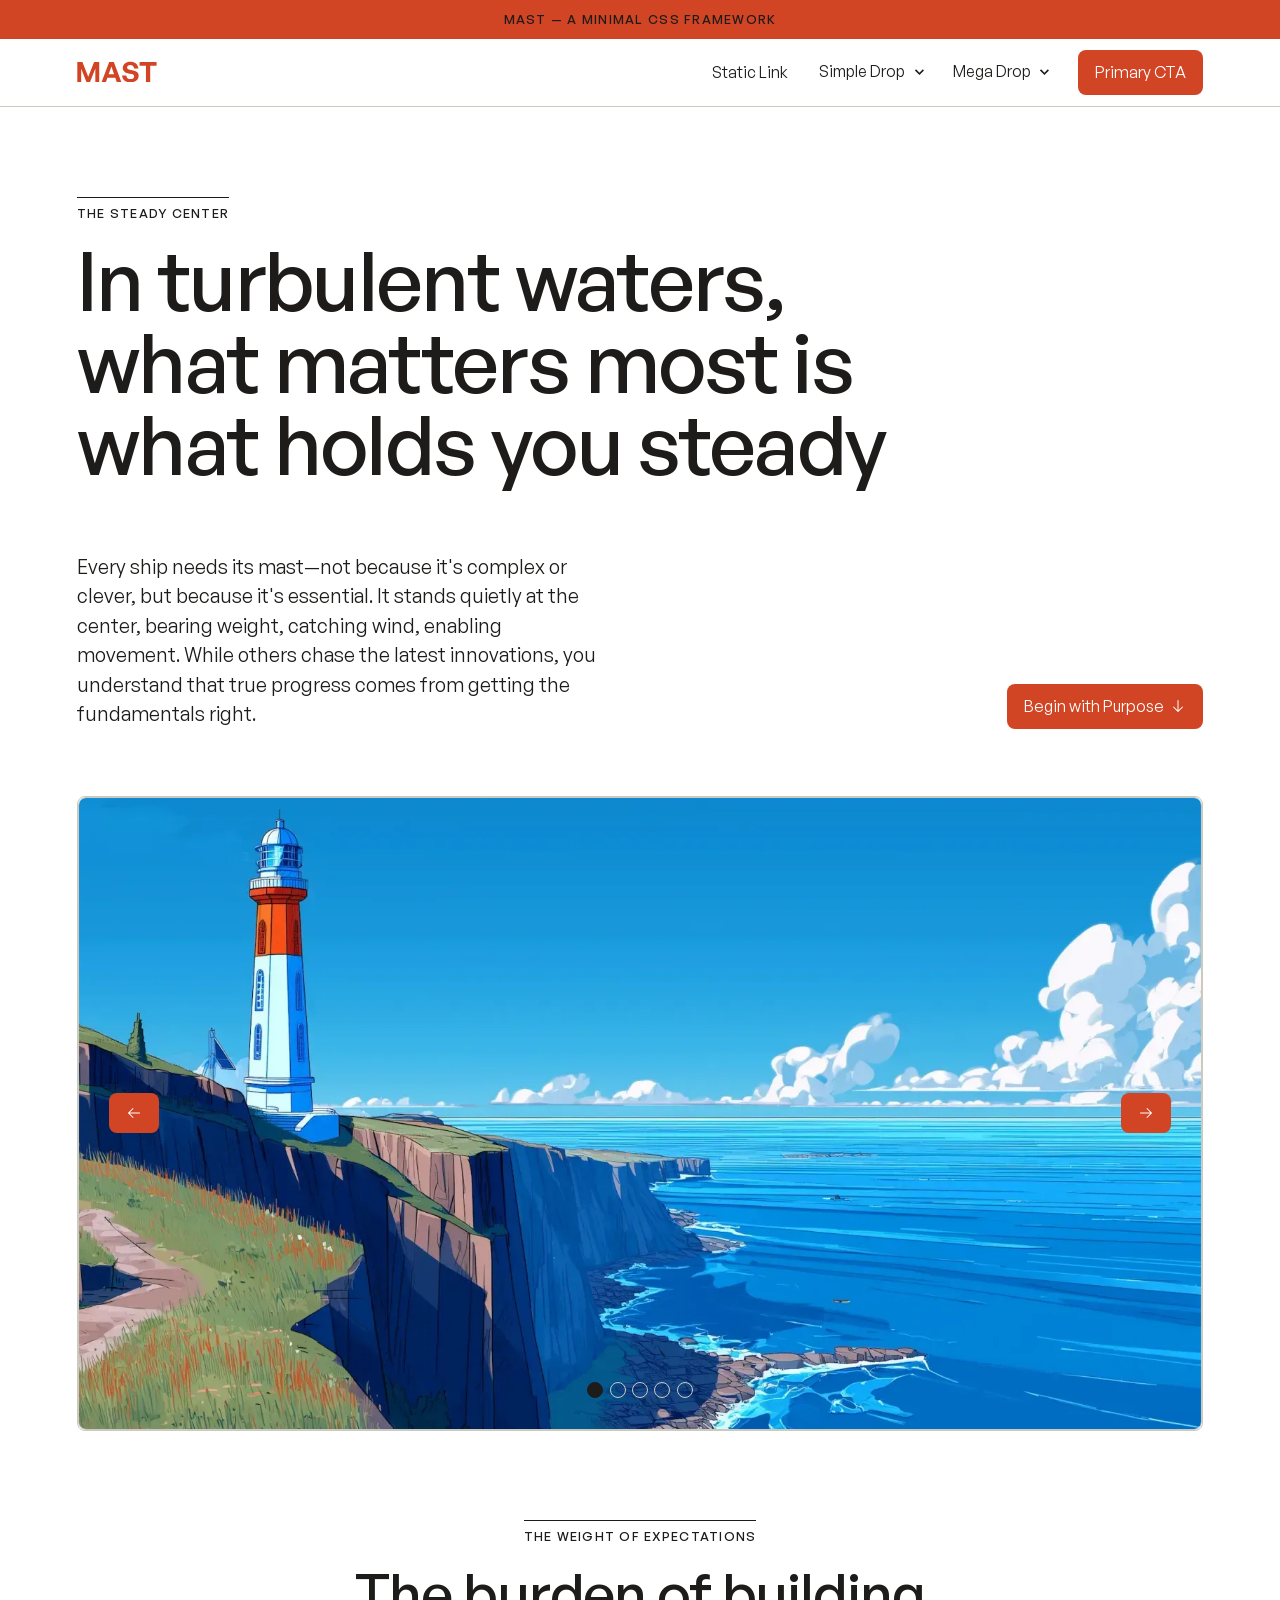
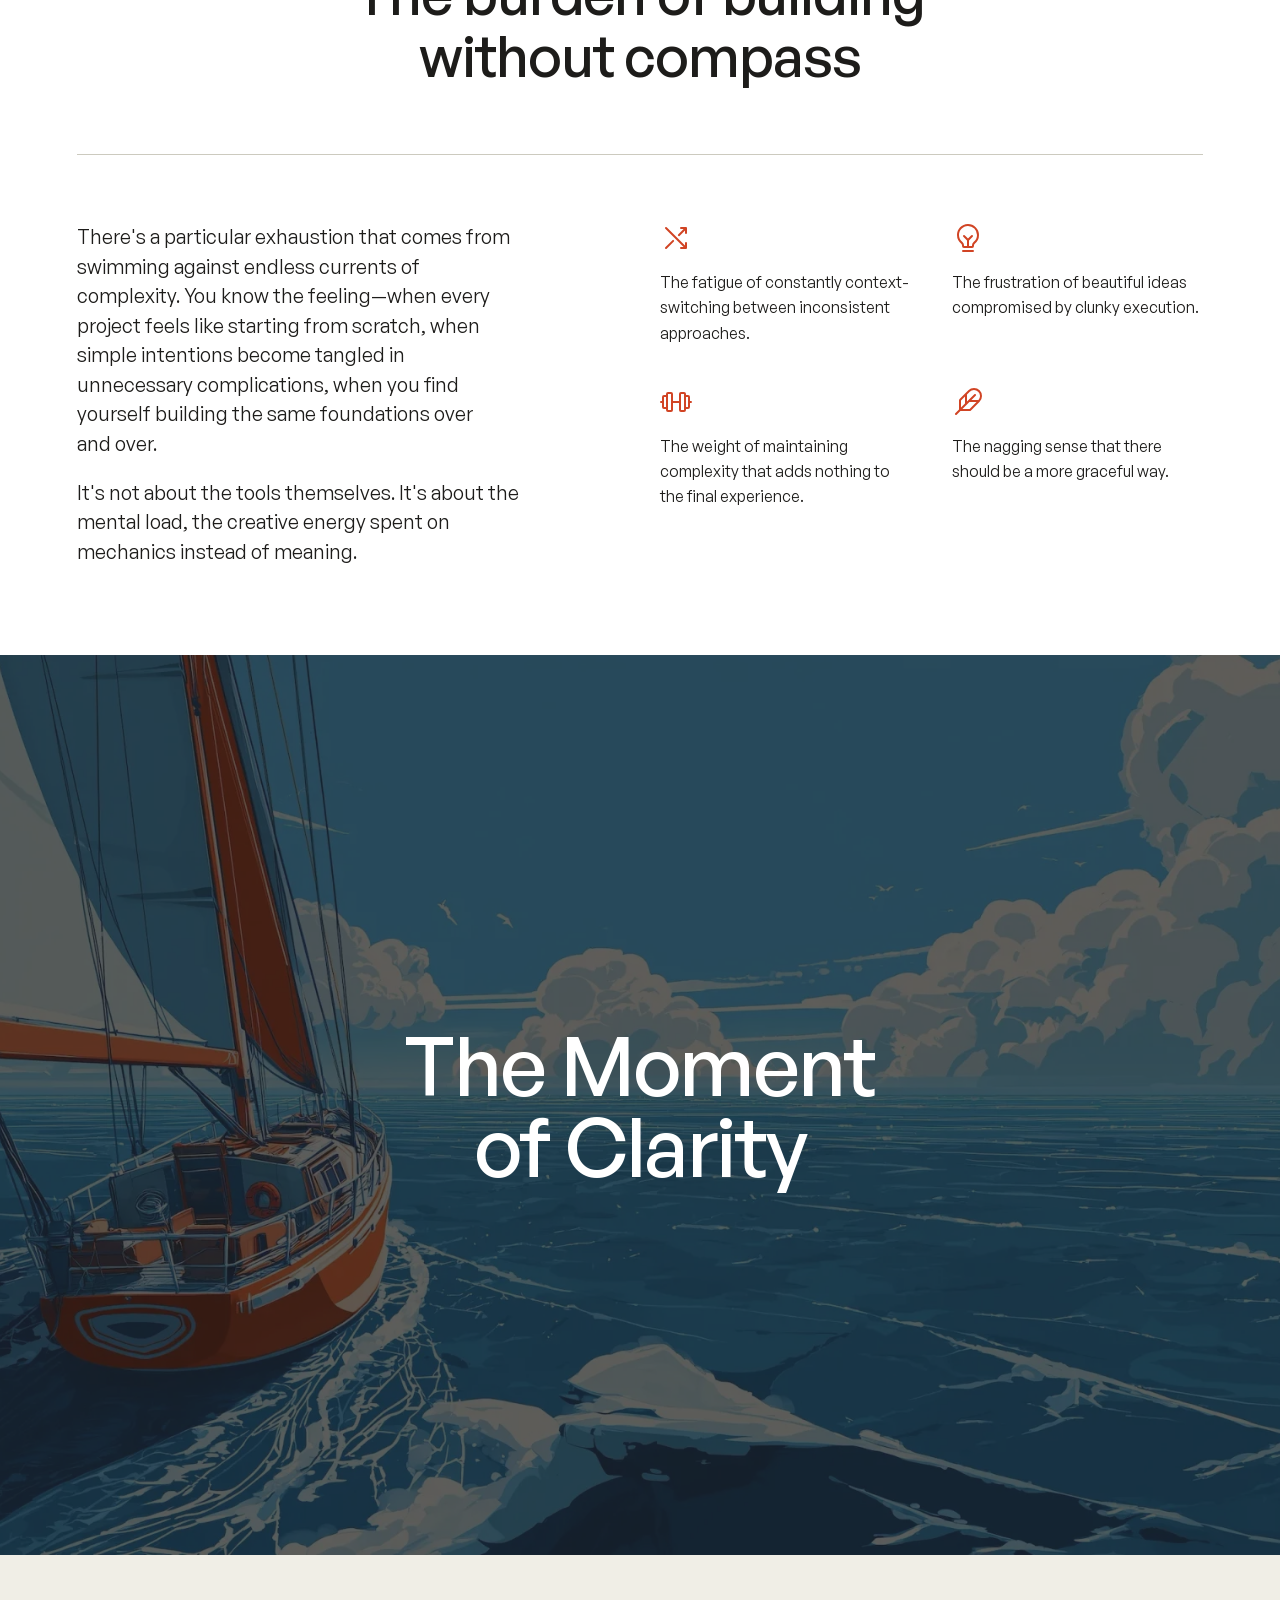
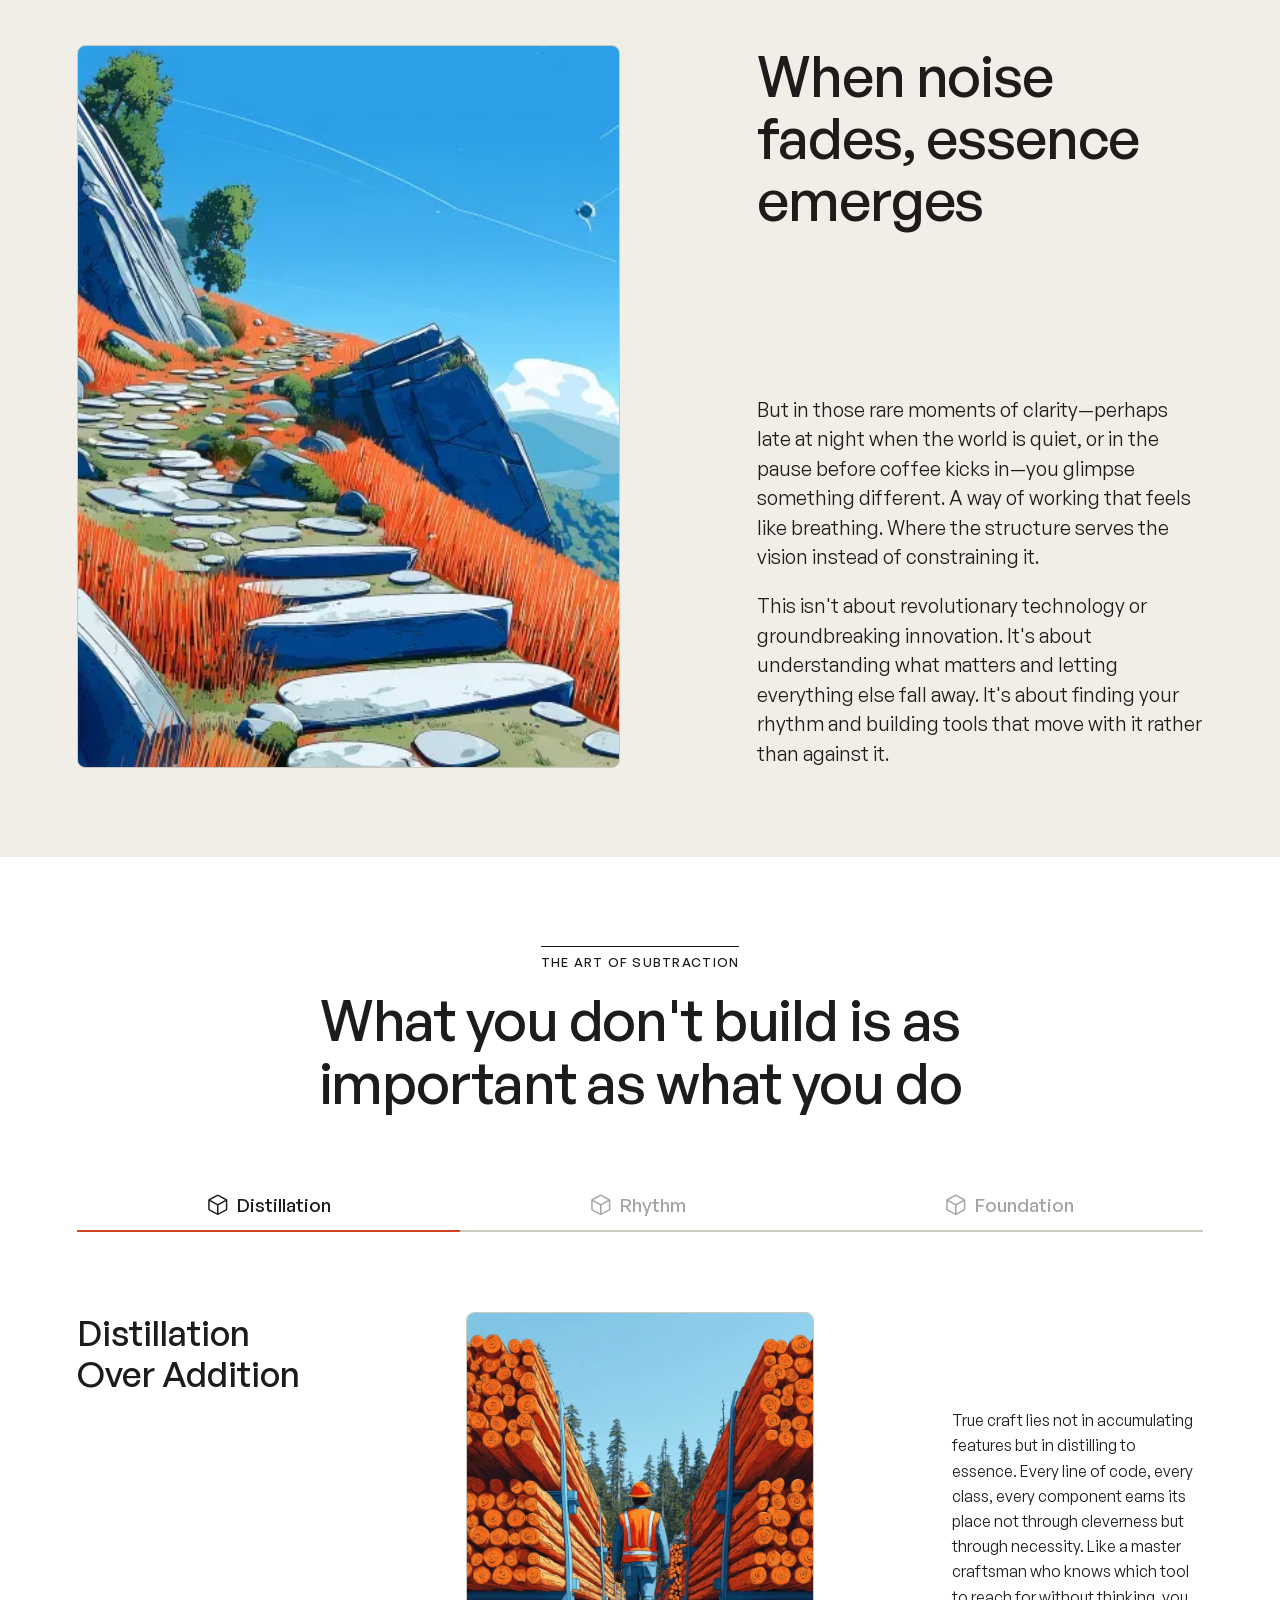
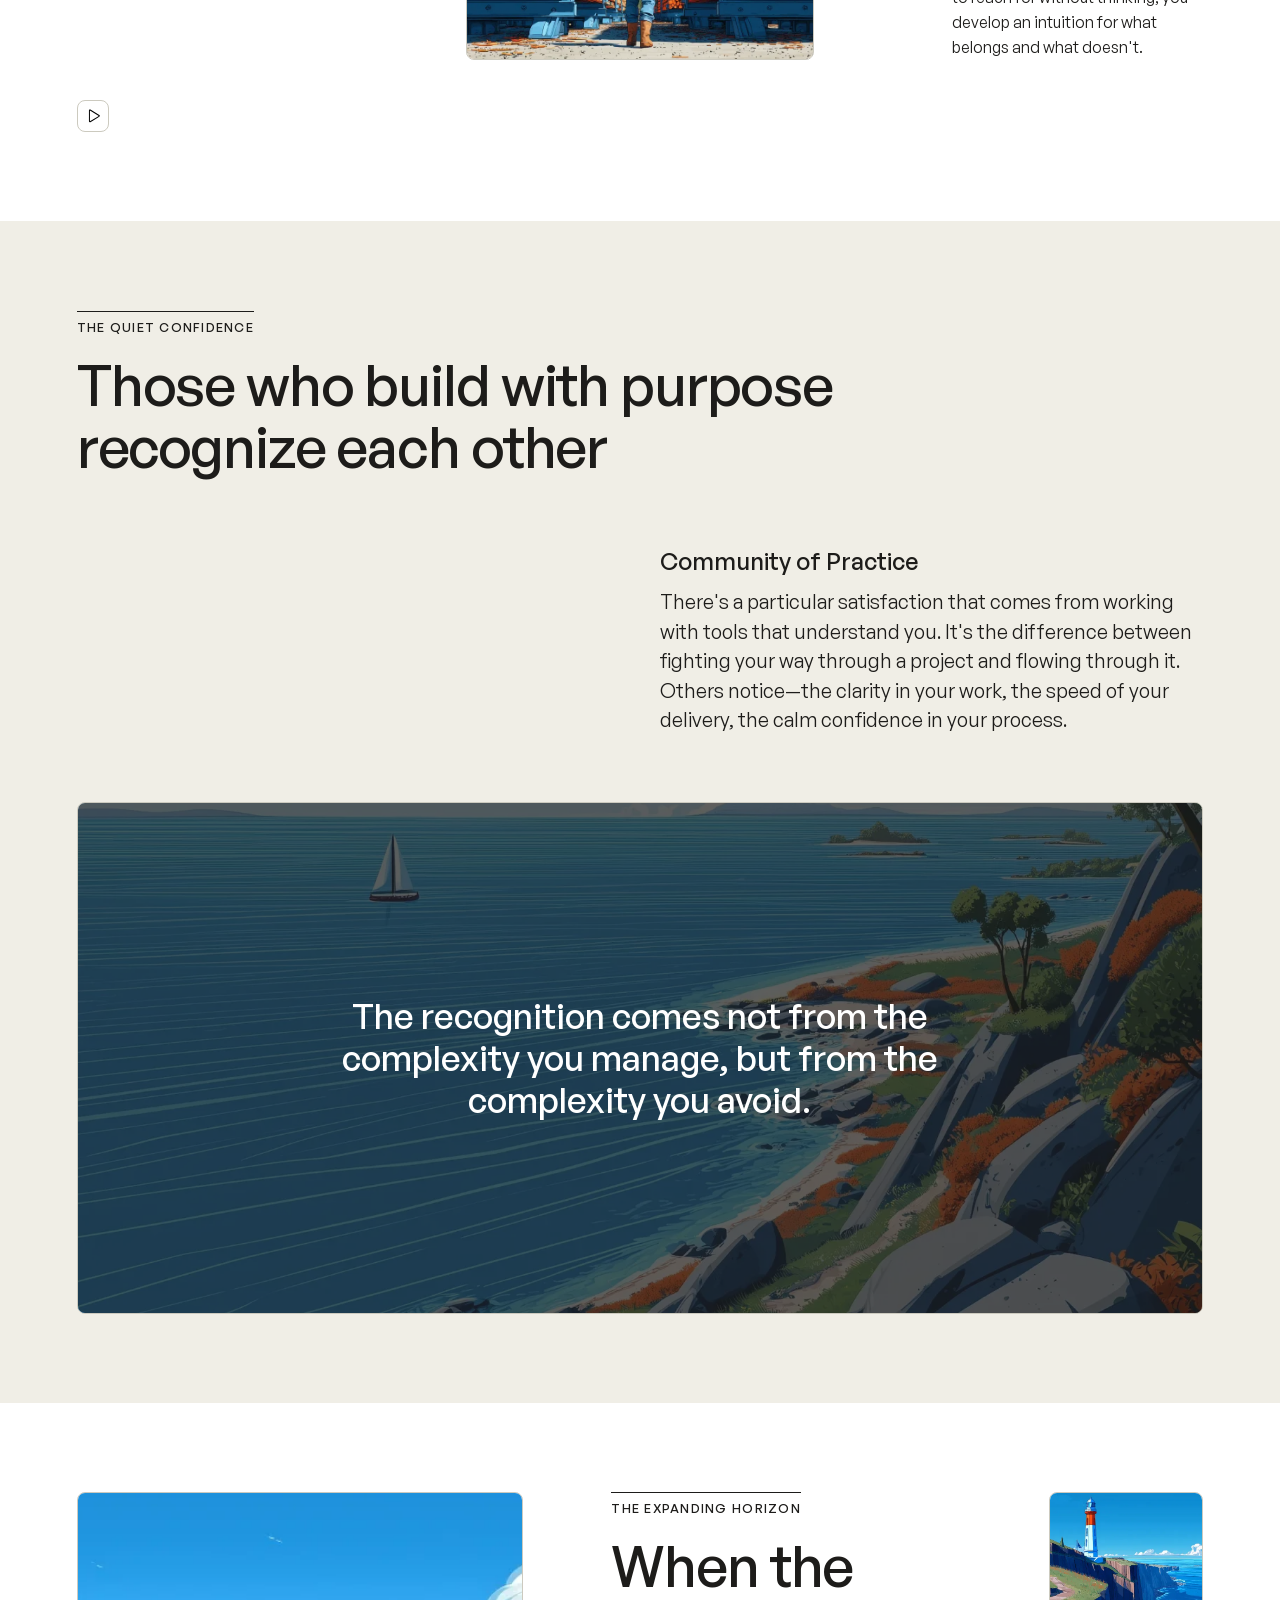
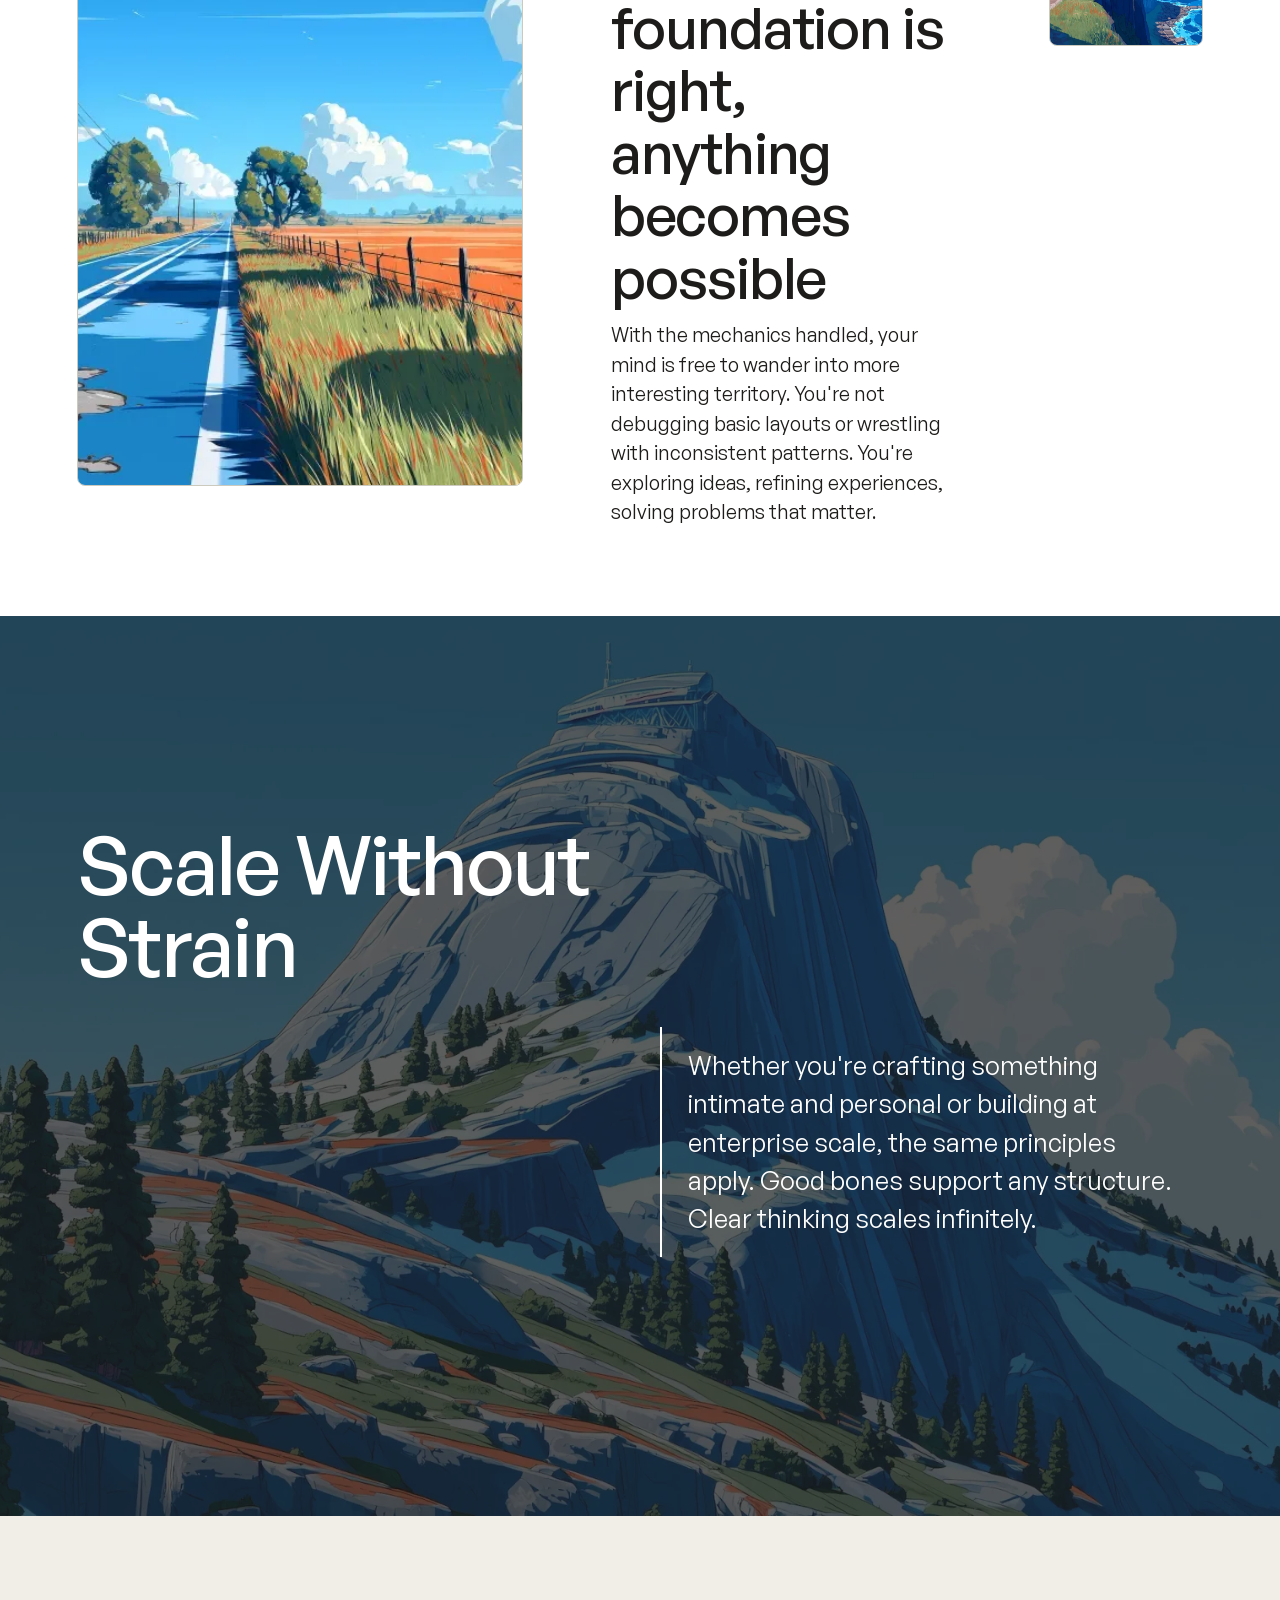
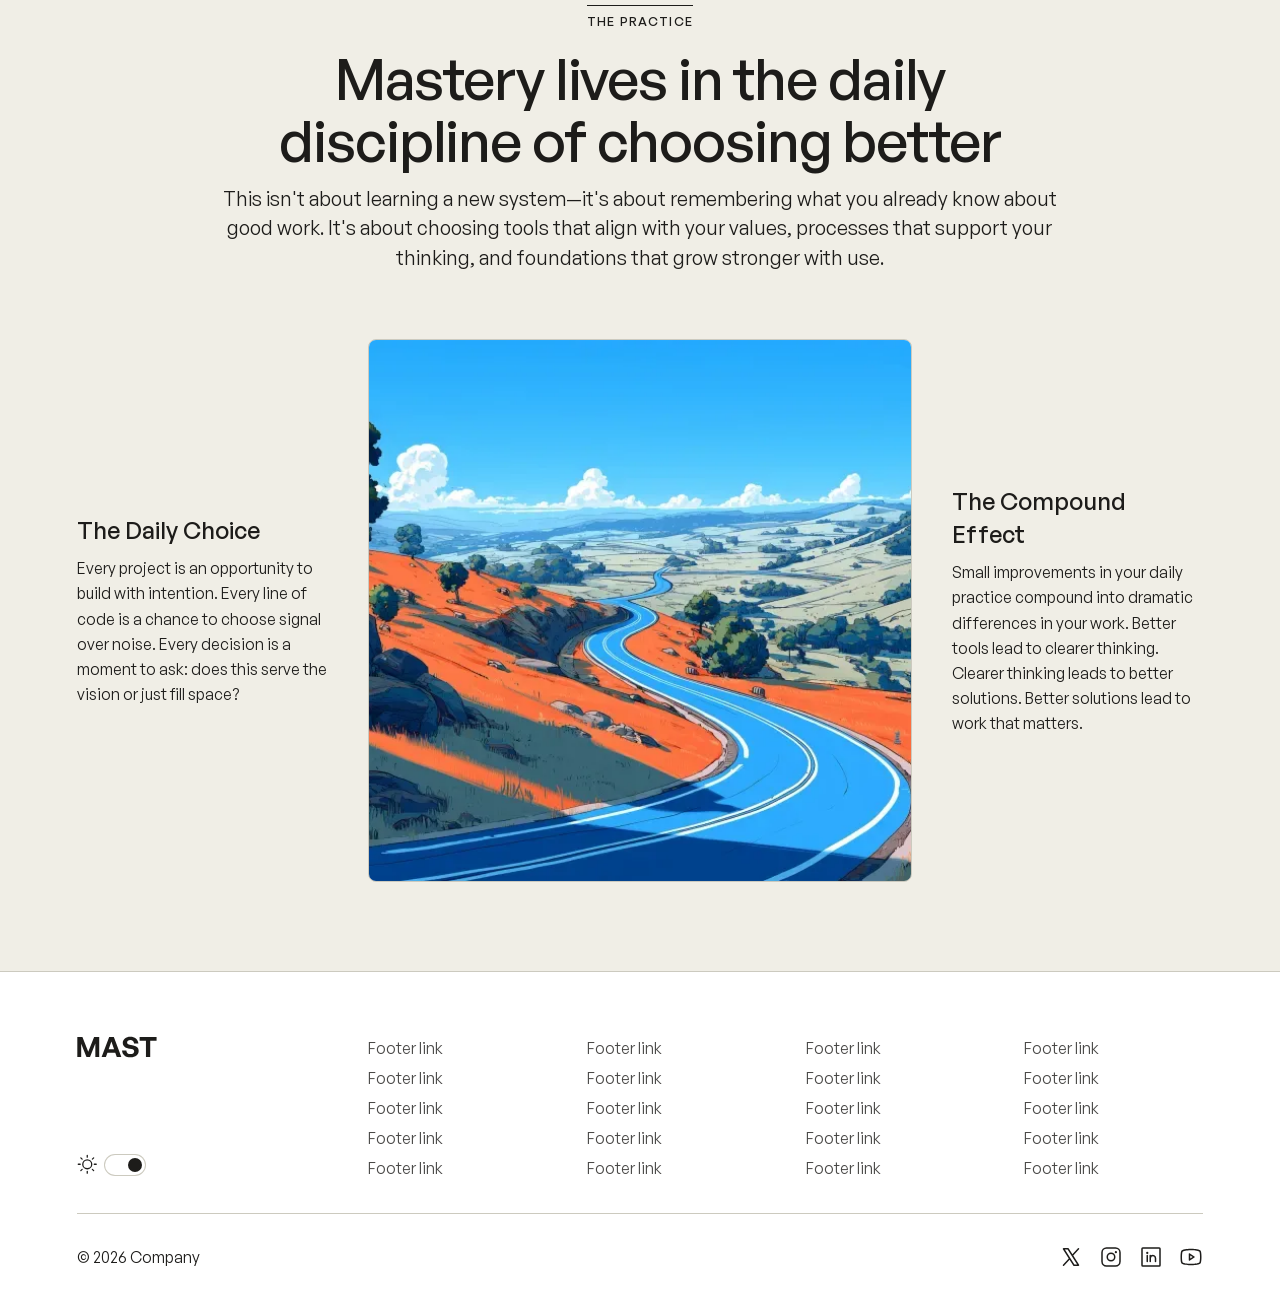
<file: inspired-layouts.html>
<!doctype html>
<html lang="en">
  <head>
    <meta charset="utf-8" />
    <meta name="viewport" content="width=device-width, initial-scale=1" />
    <title>Inspired Layouts</title>
    <script>
      (function () {
        var docEl = document.documentElement;
        docEl.classList.add("js");
        function applyMode(isLight) {
          docEl.classList.toggle("u-mode-light", isLight);
          docEl.classList.toggle("u-mode-dark", !isLight);
        }
        try {
          var savedTheme = localStorage.getItem("savedTheme");
          var osQuery = window.matchMedia("(prefers-color-scheme: dark)");
          applyMode(savedTheme !== null ? savedTheme === "light" : !osQuery.matches);
          if (savedTheme === null) {
            osQuery.addEventListener("change", function (e) {
              try {
                if (localStorage.getItem("savedTheme") !== null) return;
              } catch (err) {}
              applyMode(!e.matches);
            });
          }
        } catch (e) {}
      })();
    </script>
    <link rel="stylesheet" href="/css/main.css" />
    <link rel="preload" href="/fonts/GeneralSans-Regular.woff2" as="font" type="font/woff2" crossorigin />
    <link rel="preload" href="/fonts/GeneralSans-Medium.woff2" as="font" type="font/woff2" crossorigin />
    <meta name="theme-color" content="white" media="(prefers-color-scheme: light)" />
    <meta name="theme-color" content="#1d1c1a" media="(prefers-color-scheme: dark)" />
    <meta property="og:site_name" content="Mast" />
    <meta property="og:type" content="website" />
    <link rel="icon" href="/favicon.ico" sizes="48x48 32x32 16x16" />
    <link rel="apple-touch-icon" href="/webclip.png" />
    <meta
      name="description"
      content="Richer page patterns composed from the Mast framework: hero sliders, tabs, and media layouts."
    />
    <meta property="og:title" content="Inspired Layouts" />
    <meta
      property="og:description"
      content="Richer page patterns composed from the Mast framework: hero sliders, tabs, and media layouts."
    />
    <meta name="twitter:card" content="summary" />
    <meta name="twitter:title" content="Inspired Layouts" />
    <meta
      name="twitter:description"
      content="Richer page patterns composed from the Mast framework: hero sliders, tabs, and media layouts."
    />
  </head>
  <body>
    <div class="page-wrapper u-minh-100vh">
      <a href="#" class="nav-banner">
        <div class="container u-text-center"><div class="eyebrow u-mb-0">Mast — a minimal CSS framework</div></div>
      </a>
      <header class="nav">
        <a id="skip-link" href="#main" class="nav-skip-link">Skip to Main Content</a>
        <div class="container cc-nav">
          <a href="/" class="nav-logo_link" aria-label="Home">
            <svg
              viewbox="0 0 101 27"
              fill="none"
              xmlns="http://www.w3.org/2000/svg"
              role="img"
              aria-label="Mast"
              class="u-w-100"
            >
              <path
                d="M11.9187 26.6316H16.4157L23.1435 9.59964V26.6316H28.03V1.2076H21.5855L14.1849 20.0454L6.81977 1.2076H0.375244V26.6316H5.26175V9.74128L11.9187 26.6316Z"
                fill="currentColor"
              ></path>
              <path
                d="M50.2224 26.6316H55.9941L46.5044 1.2076H40.6264L31.0658 26.6316H36.4835L38.431 21.1785H48.3102L50.2224 26.6316ZM43.4237 7.08557L46.823 16.894H39.9536L43.4237 7.08557Z"
                fill="currentColor"
              ></path>
              <path
                d="M77.9103 18.7353C77.9103 14.9819 75.5025 12.9281 71.0409 12.0429L66.6855 11.1577C64.8442 10.8036 63.2508 10.06 63.2508 8.3249C63.2508 6.55443 64.738 5.06723 67.3583 5.06723C70.0494 5.06723 71.8907 6.87312 72.0678 9.52883H77.5208C77.1667 4.21741 72.9884 0.888916 67.2875 0.888916C61.799 0.888916 57.7978 4.14659 57.7978 8.679C57.7978 12.8927 60.7722 14.9819 64.6318 15.7255L68.8101 16.5399C70.9701 16.9648 72.2094 17.9209 72.2094 19.5143C72.2094 21.568 70.2619 22.772 67.5354 22.772C64.2423 22.772 62.4364 20.9661 62.2948 18.1687H56.8417C57.2312 23.551 61.2325 26.9857 67.6416 26.9857C74.0153 26.9857 77.9103 23.5864 77.9103 18.7353Z"
                fill="currentColor"
              ></path>
              <path
                d="M92.4503 26.6316V6.0587H100.488V1.2076H79.0656V6.0587H87.0681V26.6316H92.4503Z"
                fill="currentColor"
              ></path>
            </svg>
          </a>
          <button type="button" class="nav-menu_btn" aria-label="Open menu">
            <span class="nav-menu_btn-bar cc-top"></span>
            <span class="nav-menu_btn-bar cc-middle"></span>
            <span class="nav-menu_btn-bar cc-bottom"></span>
          </button>
          <nav class="nav-menu" aria-label="Main">
            <div class="nav-dropdown_overlay"></div>
            <div class="nav-menu_container">
              <a href="#" class="nav-link">Static Link</a>
              <div class="nav-dropdown">
                <button type="button" class="nav-link cc-dropdown-btn">
                  <span>Simple Drop</span>
                  <svg
                    xmlns="http://www.w3.org/2000/svg"
                    width="100%"
                    viewBox="0 0 24 24"
                    fill="none"
                    class="nav-dropdown_arrow"
                    aria-hidden="true"
                  >
                    <path
                      d="M16.293 9.29297L12 13.586L7.70697 9.29297L6.29297 10.707L12 16.414L17.707 10.707L16.293 9.29297Z"
                      fill="currentColor"
                    ></path>
                  </svg>
                </button>
                <div class="nav-dropdown_content">
                  <a href="#" class="nav-link cc-dropdown-link">Link 1</a>
                  <a href="#" class="nav-link cc-dropdown-link">Link 2</a>
                  <a href="#" class="nav-link cc-dropdown-link">Link 3</a>
                </div>
              </div>
              <div class="nav-dropdown cc-mega">
                <button type="button" class="nav-link cc-dropdown-btn">
                  <span>Mega Drop</span>
                  <svg
                    xmlns="http://www.w3.org/2000/svg"
                    width="100%"
                    viewBox="0 0 24 24"
                    fill="none"
                    class="nav-dropdown_arrow"
                    aria-hidden="true"
                  >
                    <path
                      d="M16.293 9.29297L12 13.586L7.70697 9.29297L6.29297 10.707L12 16.414L17.707 10.707L16.293 9.29297Z"
                      fill="currentColor"
                    ></path>
                  </svg>
                </button>
                <div class="nav-dropdown_content cc-mega">
                  <div class="container">
                    <div class="row">
                      <div class="col col-lg-3 col-md-6 col-sm-12">
                        <h2 class="eyebrow">Category</h2>
                        <ul role="list" class="u-mb-0 u-list-unstyled">
                          <li><a href="#" class="nav-link cc-dropdown-link">Link 1</a></li>
                          <li><a href="#" class="nav-link cc-dropdown-link">Link 2</a></li>
                          <li class="u-mb-0"><a href="#" class="nav-link cc-dropdown-link">Link 3</a></li>
                        </ul>
                      </div>
                      <div class="col col-lg-3 col-md-6 col-sm-12">
                        <h2 class="eyebrow">Category</h2>
                        <ul role="list" class="u-mb-0 u-list-unstyled">
                          <li><a href="#" class="nav-link cc-dropdown-link">Link 1</a></li>
                          <li><a href="#" class="nav-link cc-dropdown-link">Link 2</a></li>
                          <li class="u-mb-0"><a href="#" class="nav-link cc-dropdown-link">Link 3</a></li>
                        </ul>
                      </div>
                      <div class="col col-lg-3 col-md-6 col-sm-12">
                        <h2 class="eyebrow">Category</h2>
                        <ul role="list" class="u-mb-0 u-list-unstyled">
                          <li><a href="#" class="nav-link cc-dropdown-link">Link 1</a></li>
                          <li><a href="#" class="nav-link cc-dropdown-link">Link 2</a></li>
                          <li class="u-mb-0"><a href="#" class="nav-link cc-dropdown-link">Link 3</a></li>
                        </ul>
                      </div>
                      <div class="col col-lg-3 col-md-6 col-sm-12">
                        <h2 class="eyebrow">Category</h2>
                        <ul role="list" class="u-mb-0 u-list-unstyled">
                          <li><a href="#" class="nav-link cc-dropdown-link">Link 1</a></li>
                          <li><a href="#" class="nav-link cc-dropdown-link">Link 2</a></li>
                          <li class="u-mb-0"><a href="#" class="nav-link cc-dropdown-link">Link 3</a></li>
                        </ul>
                      </div>
                    </div>
                  </div>
                </div>
              </div>
            </div>
          </nav>
          <div class="nav-cta-wrapper"><a href="#" class="button">Primary CTA</a></div>
        </div>
      </header>
      <main id="main" class="page-main">
        <header class="section u-pb-0">
          <div class="container">
            <div class="row">
              <div class="col col-9" data-animate="stagger-children">
                <div class="eyebrow cc-rule">The Steady Center</div>
                <h1>In turbulent waters, what matters most is what holds you steady</h1>
              </div>
            </div>
            <div class="spacer-component cc-lg"></div>
            <div class="row row-justify-between row-align-end" data-animate="stagger-children">
              <div class="col col-6">
                <div class="rich-text cc-lg">
                  <p>
                    Every ship needs its mast—not because it&#39;s complex or clever, but because it&#39;s essential. It
                    stands quietly at the center, bearing weight, catching wind, enabling movement. While others chase
                    the latest innovations, you understand that true progress comes from getting the fundamentals right.
                  </p>
                </div>
              </div>
              <div class="col col-shrink">
                <a href="#problem" class="button">
                  Begin with Purpose
                  <span class="btn-icon">
                    <span class="icon-color">
                      <span class="icon" aria-hidden="true">
                        <svg xmlns="http://www.w3.org/2000/svg" viewBox="0 0 256 256" fill="currentColor">
                          <path
                            d="M205.66,149.66l-72,72a8,8,0,0,1-11.32,0l-72-72a8,8,0,0,1,11.32-11.32L120,196.69V40a8,8,0,0,1,16,0V196.69l58.34-58.35a8,8,0,0,1,11.32,11.32Z"
                          />
                        </svg>
                      </span>
                    </span>
                  </span>
                </a>
              </div>
            </div>
            <div class="spacer-component cc-lg"></div>
            <div class="card">
              <div data-slider="component" class="slider-component" style="--lg: 1; --md: 1; --sm: 1; --xs: 1">
                <div style="--gap: var(--grid-gap-md)">
                  <div
                    data-slider="slider"
                    data-loop="true"
                    data-autoplay="4000"
                    data-centered="false"
                    data-effect="fade"
                    data-speed="1200"
                    data-grab-cursor="true"
                    data-slider-overflow="true"
                    class="swiper"
                  >
                    <div class="swiper-wrapper">
                      <div class="swiper-slide">
                        <div class="u-h-100">
                          <div class="card">
                            <div class="img-component cc-16x9">
                              <img
                                src="/images/post5.webp"
                                alt=""
                                loading="eager"
                                class="u-img-cover cc-top-left"
                                fetchpriority="high"
                                sizes="(max-width: 47.9375rem) 100vw, 88vw"
                                srcset="
                                  /images/post5-p-500.webp   500w,
                                  /images/post5-p-800.webp   800w,
                                  /images/post5-p-1080.webp 1080w,
                                  /images/post5-p-1600.webp 1600w,
                                  /images/post5.webp        2000w
                                "
                              />
                            </div>
                          </div>
                        </div>
                      </div>
                      <div class="swiper-slide">
                        <div class="u-h-100">
                          <div class="card">
                            <div class="img-component cc-16x9">
                              <img
                                src="/images/post3.webp"
                                alt=""
                                loading="lazy"
                                class="u-img-cover cc-top"
                                sizes="(max-width: 47.9375rem) 100vw, 88vw"
                                srcset="
                                  /images/post3-p-500.webp   500w,
                                  /images/post3-p-800.webp   800w,
                                  /images/post3-p-1080.webp 1080w,
                                  /images/post3-p-1600.webp 1600w,
                                  /images/post3.webp        2000w
                                "
                              />
                            </div>
                          </div>
                        </div>
                      </div>
                      <div class="swiper-slide">
                        <div class="u-h-100">
                          <div class="card">
                            <div class="img-component cc-16x9">
                              <img
                                src="/images/post2.webp"
                                alt=""
                                loading="lazy"
                                class="u-img-cover cc-top-left"
                                sizes="(max-width: 47.9375rem) 100vw, 88vw"
                                srcset="
                                  /images/post2-p-500.webp   500w,
                                  /images/post2-p-800.webp   800w,
                                  /images/post2-p-1080.webp 1080w,
                                  /images/post2-p-1600.webp 1600w,
                                  /images/post2.webp        2000w
                                "
                              />
                            </div>
                          </div>
                        </div>
                      </div>
                      <div class="swiper-slide">
                        <div class="u-h-100">
                          <div class="card">
                            <div class="img-component cc-16x9">
                              <img
                                src="/images/post1.webp"
                                alt=""
                                loading="lazy"
                                class="u-img-cover cc-top-left"
                                sizes="(max-width: 47.9375rem) 100vw, 88vw"
                                srcset="
                                  /images/post1-p-500.webp   500w,
                                  /images/post1-p-800.webp   800w,
                                  /images/post1-p-1080.webp 1080w,
                                  /images/post1-p-1600.webp 1600w,
                                  /images/post1.webp        2000w
                                "
                              />
                            </div>
                          </div>
                        </div>
                      </div>
                      <div class="swiper-slide">
                        <div class="u-h-100">
                          <div class="card">
                            <div class="img-component cc-16x9">
                              <img
                                src="/images/post6.webp"
                                alt=""
                                loading="lazy"
                                class="u-img-cover cc-top-left"
                                sizes="(max-width: 47.9375rem) 100vw, 88vw"
                                srcset="
                                  /images/post6-p-500.webp   500w,
                                  /images/post6-p-800.webp   800w,
                                  /images/post6-p-1080.webp 1080w,
                                  /images/post6-p-1600.webp 1600w,
                                  /images/post6.webp        2000w
                                "
                              />
                            </div>
                          </div>
                        </div>
                      </div>
                    </div>
                  </div>
                </div>
                <div class="slider-nav cc-overlay">
                  <button type="button" data-slider="previous" class="button">
                    <span class="btn-text u-sr-only">Previous slide</span>
                    <span class="btn-icon">
                      <span class="icon-color">
                        <span class="icon" aria-hidden="true">
                          <svg xmlns="http://www.w3.org/2000/svg" viewBox="0 0 256 256" fill="currentColor">
                            <path
                              d="M224,128a8,8,0,0,1-8,8H59.31l58.35,58.34a8,8,0,0,1-11.32,11.32l-72-72a8,8,0,0,1,0-11.32l72-72a8,8,0,0,1,11.32,11.32L59.31,120H216A8,8,0,0,1,224,128Z"
                            />
                          </svg>
                        </span>
                      </span>
                    </span>
                  </button>
                  <div data-slider="pagination" class="slider-pagination cc-overlay"></div>
                  <button type="button" data-slider="next" class="button">
                    <span class="btn-text u-sr-only">Next slide</span>
                    <span class="btn-icon">
                      <span class="icon-color">
                        <span class="icon" aria-hidden="true">
                          <svg xmlns="http://www.w3.org/2000/svg" viewBox="0 0 256 256" fill="currentColor">
                            <path
                              d="M221.66,133.66l-72,72a8,8,0,0,1-11.32-11.32L196.69,136H40a8,8,0,0,1,0-16H196.69L138.34,61.66a8,8,0,0,1,11.32-11.32l72,72A8,8,0,0,1,221.66,133.66Z"
                            />
                          </svg>
                        </span>
                      </span>
                    </span>
                  </button>
                </div>
              </div>
            </div>
          </div>
        </header>
        <section class="section" id="problem">
          <div class="container">
            <div class="row row-justify-center">
              <div class="col col-8" data-animate="stagger-children">
                <div class="content-wrap cc-center">
                  <div class="eyebrow cc-rule">The Weight of Expectations</div>
                  <h2>The burden of building without compass</h2>
                </div>
              </div>
            </div>
            <div class="u-border cc-lg"></div>
            <div class="row row-justify-between" data-animate="stagger-children">
              <div class="col col-5">
                <div class="rich-text cc-lg">
                  <p>
                    There&#39;s a particular exhaustion that comes from swimming against endless currents of complexity.
                    You know the feeling—when every project feels like starting from scratch, when simple intentions
                    become tangled in unnecessary complications, when you find yourself building the same foundations
                    over and over.
                  </p>
                  <p>
                    It&#39;s not about the tools themselves. It&#39;s about the mental load, the creative energy spent
                    on mechanics instead of meaning.
                  </p>
                </div>
              </div>
              <div class="col col-6">
                <div class="row">
                  <div class="col col-6">
                    <span class="icon-color cc-accent u-mb-sm">
                      <span class="icon cc-lg" aria-hidden="true">
                        <svg xmlns="http://www.w3.org/2000/svg" viewBox="0 0 256 256" fill="currentColor">
                          <path
                            d="M216,48V88a8,8,0,0,1-16,0V67.31L156.28,111A8,8,0,0,1,145,99.72L188.69,56H168a8,8,0,0,1,0-16h40A8,8,0,0,1,216,48Zm-8,112a8,8,0,0,0-8,8v20.69L53.66,42.34A8,8,0,0,0,42.34,53.66L188.69,200H168a8,8,0,0,0,0,16h40a8,8,0,0,0,8-8V168A8,8,0,0,0,208,160ZM99.72,145,42.34,202.34a8,8,0,0,0,11.32,11.32L111,156.28A8,8,0,0,0,99.72,145Z"
                          />
                        </svg>
                      </span>
                    </span>
                    <div class="rich-text">
                      <p>The fatigue of constantly context-switching between inconsistent approaches.</p>
                    </div>
                  </div>
                  <div class="col col-6">
                    <span class="icon-color cc-accent u-mb-sm">
                      <span class="icon cc-lg" aria-hidden="true">
                        <svg xmlns="http://www.w3.org/2000/svg" viewBox="0 0 256 256" fill="currentColor">
                          <path
                            d="M176,232a8,8,0,0,1-8,8H88a8,8,0,0,1,0-16h80A8,8,0,0,1,176,232Zm40-128a87.55,87.55,0,0,1-33.64,69.21A16.24,16.24,0,0,0,176,186v6a16,16,0,0,1-16,16H96a16,16,0,0,1-16-16v-6a16,16,0,0,0-6.23-12.66A87.59,87.59,0,0,1,40,104.5C39.74,56.83,78.26,17.15,125.88,16A88,88,0,0,1,216,104Zm-16,0a72,72,0,0,0-73.74-72c-39,.92-70.47,33.39-70.26,72.39a71.64,71.64,0,0,0,27.64,56.3h0A32,32,0,0,1,96,186v6h24V147.31L90.34,117.66a8,8,0,0,1,11.32-11.32L128,132.69l26.34-26.35a8,8,0,0,1,11.32,11.32L136,147.31V192h24v-6a32.12,32.12,0,0,1,12.47-25.35A71.65,71.65,0,0,0,200,104Z"
                          />
                        </svg>
                      </span>
                    </span>
                    <div class="rich-text">
                      <p>The frustration of beautiful ideas compromised by clunky execution.</p>
                    </div>
                  </div>
                  <div class="col col-6">
                    <span class="icon-color cc-accent u-mb-sm">
                      <span class="icon cc-lg" aria-hidden="true">
                        <svg xmlns="http://www.w3.org/2000/svg" viewBox="0 0 256 256" fill="currentColor">
                          <path
                            d="M248,120h-8V88a16,16,0,0,0-16-16H208V64a16,16,0,0,0-16-16H168a16,16,0,0,0-16,16v56H104V64A16,16,0,0,0,88,48H64A16,16,0,0,0,48,64v8H32A16,16,0,0,0,16,88v32H8a8,8,0,0,0,0,16h8v32a16,16,0,0,0,16,16H48v8a16,16,0,0,0,16,16H88a16,16,0,0,0,16-16V136h48v56a16,16,0,0,0,16,16h24a16,16,0,0,0,16-16v-8h16a16,16,0,0,0,16-16V136h8a8,8,0,0,0,0-16ZM32,168V88H48v80Zm56,24H64V64H88V192Zm104,0H168V64h24V175.82c0,.06,0,.12,0,.18s0,.12,0,.18V192Zm32-24H208V88h16Z"
                          />
                        </svg>
                      </span>
                    </span>
                    <div class="rich-text">
                      <p>The weight of maintaining complexity that adds nothing to the final experience.</p>
                    </div>
                  </div>
                  <div class="col col-6">
                    <span class="icon-color cc-accent u-mb-sm">
                      <span class="icon cc-lg" aria-hidden="true">
                        <svg xmlns="http://www.w3.org/2000/svg" viewBox="0 0 256 256" fill="currentColor">
                          <path
                            d="M221.28,34.75a64,64,0,0,0-90.49,0L60.69,104A15.9,15.9,0,0,0,56,115.31v73.38L26.34,218.34a8,8,0,0,0,11.32,11.32L67.32,200H140.7A15.92,15.92,0,0,0,152,195.32l0,0,69.23-70A64,64,0,0,0,221.28,34.75ZM142.07,46.06A48,48,0,0,1,211.79,112H155.33l34.35-34.34a8,8,0,0,0-11.32-11.32L120,124.69V67.87ZM72,115.35l32-31.67v57l-32,32ZM140.7,184H83.32l56-56h56.74Z"
                          />
                        </svg>
                      </span>
                    </span>
                    <div class="rich-text"><p>The nagging sense that there should be a more graceful way.</p></div>
                  </div>
                </div>
              </div>
            </div>
          </div>
        </section>
        <section class="section u-full-height-center u-text-white">
          <div class="container">
            <div class="img-component cc-bg">
              <img
                src="/images/post6.webp"
                alt=""
                loading="lazy"
                class="u-img-cover"
                sizes="100vw"
                srcset="
                  /images/post6-p-500.webp   500w,
                  /images/post6-p-800.webp   800w,
                  /images/post6-p-1080.webp 1080w,
                  /images/post6-p-1600.webp 1600w,
                  /images/post6.webp        2000w
                "
              />
              <div class="img-component_bg-overlay"></div>
            </div>
            <div class="row row-justify-center">
              <div class="col col-8" data-animate="stagger-children">
                <h2 class="h1 u-text-center">The Moment of Clarity</h2>
              </div>
            </div>
          </div>
        </section>
        <section class="section cc-alt">
          <div class="container">
            <div class="row row-justify-between" data-animate="stagger-children">
              <div class="col col-6">
                <div class="card">
                  <div class="img-component cc-3x4">
                    <img
                      src="/images/post4.webp"
                      alt=""
                      loading="lazy"
                      class="u-img-cover"
                      sizes="(max-width: 800px) 100vw, 800px"
                      srcset="
                        /images/post4-p-500.webp   500w,
                        /images/post4-p-800.webp   800w,
                        /images/post4-p-1080.webp 1080w,
                        /images/post4-p-1600.webp 1600w,
                        /images/post4.webp        2000w
                      "
                    />
                  </div>
                </div>
              </div>
              <div class="col col-5 col-sm-first" data-animate="stagger-children">
                <h2>When noise fades, essence emerges</h2>
                <div class="rich-text cc-lg u-mt-auto">
                  <p>
                    But in those rare moments of clarity—perhaps late at night when the world is quiet, or in the pause
                    before coffee kicks in—you glimpse something different. A way of working that feels like breathing.
                    Where the structure serves the vision instead of constraining it.
                  </p>
                  <p>
                    This isn&#39;t about revolutionary technology or groundbreaking innovation. It&#39;s about
                    understanding what matters and letting everything else fall away. It&#39;s about finding your rhythm
                    and building tools that move with it rather than against it.
                  </p>
                </div>
              </div>
            </div>
          </div>
        </section>
        <section class="section">
          <div class="container" data-animate="stagger-children">
            <div class="row row-justify-center">
              <div class="col col-9" data-animate="stagger-children">
                <div class="content-wrap cc-center">
                  <div class="eyebrow cc-rule">The Art of Subtraction</div>
                  <h2>What you don&#39;t build is as important as what you do</h2>
                </div>
              </div>
            </div>
            <div class="spacer-component cc-lg"></div>
            <div data-tabs-component class="tabs-component">
              <div>
                <div class="row row-justify-between">
                  <div class="col col-12">
                    <div
                      class="tabs-menu"
                      data-tabs-menu
                      data-tab-mobile-dropdown="true"
                      data-tabs-autoplay="true"
                      data-tabs-autoplay-duration="8"
                      data-tabs-autoplay-hover-pause="false"
                    >
                      <button type="button" data-tabs-menu-dropdown-toggle class="tabs-menu_dropdown-toggle">
                        <span data-tabs-menu-dropdown-text class="tabs-menu_dropdown-text">Tabs</span>
                        <span class="tabs-menu_dropdown-arrow">
                          <span class="icon-color u-mb-0">
                            <span class="icon" aria-hidden="true">
                              <svg xmlns="http://www.w3.org/2000/svg" viewBox="0 0 256 256" fill="currentColor">
                                <path
                                  d="M213.66,101.66l-80,80a8,8,0,0,1-11.32,0l-80-80A8,8,0,0,1,53.66,90.34L128,164.69l74.34-74.35a8,8,0,0,1,11.32,11.32Z"
                                />
                              </svg>
                            </span>
                          </span>
                        </span>
                      </button>
                      <div data-tabs-menu-dropdown-menu class="tabs-menu_dropdown-menu">
                        <div role="tablist" data-tabs-menu-wrapper class="tabs-menu_list">
                          <div data-tab-link-name="Distillation" data-tabs-link class="tabs-link cc-active">
                            <div class="row row-justify-center row-align-center row-gap-sm">
                              <div class="col col-shrink">
                                <span class="icon-color h4 u-mb-0">
                                  <span class="icon" aria-hidden="true">
                                    <svg xmlns="http://www.w3.org/2000/svg" viewBox="0 0 256 256" fill="currentColor">
                                      <path
                                        d="M223.68,66.15,135.68,18h0a15.88,15.88,0,0,0-15.36,0l-88,48.17a16,16,0,0,0-8.32,14v95.64a16,16,0,0,0,8.32,14l88,48.17a15.88,15.88,0,0,0,15.36,0l88-48.17a16,16,0,0,0,8.32-14V80.18A16,16,0,0,0,223.68,66.15ZM128,32h0l80.34,44L128,120,47.66,76ZM40,90l80,43.78v85.79L40,175.82Zm96,129.57V133.82L216,90v85.78Z"
                                      />
                                    </svg>
                                  </span>
                                </span>
                              </div>
                              <div class="col col-shrink"><div class="h5 u-mb-0">Distillation</div></div>
                            </div>
                            <button
                              type="button"
                              role="tab"
                              aria-selected="true"
                              aria-label="Distillation"
                              tabindex="0"
                              data-tabs-link-button
                              class="u-link-cover cc-tabs-link"
                            ></button>
                            <div data-tabs-autoplay-progress class="tabs-autoplay-progress"></div>
                          </div>
                          <div data-tab-link-name="Rhythm" data-tabs-link class="tabs-link">
                            <div class="row row-justify-center row-align-center row-gap-sm">
                              <div class="col col-shrink">
                                <span class="icon-color h4 u-mb-0">
                                  <span class="icon" aria-hidden="true">
                                    <svg xmlns="http://www.w3.org/2000/svg" viewBox="0 0 256 256" fill="currentColor">
                                      <path
                                        d="M223.68,66.15,135.68,18h0a15.88,15.88,0,0,0-15.36,0l-88,48.17a16,16,0,0,0-8.32,14v95.64a16,16,0,0,0,8.32,14l88,48.17a15.88,15.88,0,0,0,15.36,0l88-48.17a16,16,0,0,0,8.32-14V80.18A16,16,0,0,0,223.68,66.15ZM128,32h0l80.34,44L128,120,47.66,76ZM40,90l80,43.78v85.79L40,175.82Zm96,129.57V133.82L216,90v85.78Z"
                                      />
                                    </svg>
                                  </span>
                                </span>
                              </div>
                              <div class="col col-shrink"><div class="h5 u-mb-0">Rhythm</div></div>
                            </div>
                            <button
                              type="button"
                              role="tab"
                              aria-selected="false"
                              aria-label="Rhythm"
                              tabindex="-1"
                              data-tabs-link-button
                              class="u-link-cover cc-tabs-link"
                            ></button>
                            <div data-tabs-autoplay-progress class="tabs-autoplay-progress"></div>
                          </div>
                          <div data-tab-link-name="Foundation" data-tabs-link class="tabs-link">
                            <div class="row row-justify-center row-align-center row-gap-sm">
                              <div class="col col-shrink">
                                <span class="icon-color h4 u-mb-0">
                                  <span class="icon" aria-hidden="true">
                                    <svg xmlns="http://www.w3.org/2000/svg" viewBox="0 0 256 256" fill="currentColor">
                                      <path
                                        d="M223.68,66.15,135.68,18h0a15.88,15.88,0,0,0-15.36,0l-88,48.17a16,16,0,0,0-8.32,14v95.64a16,16,0,0,0,8.32,14l88,48.17a15.88,15.88,0,0,0,15.36,0l88-48.17a16,16,0,0,0,8.32-14V80.18A16,16,0,0,0,223.68,66.15ZM128,32h0l80.34,44L128,120,47.66,76ZM40,90l80,43.78v85.79L40,175.82Zm96,129.57V133.82L216,90v85.78Z"
                                      />
                                    </svg>
                                  </span>
                                </span>
                              </div>
                              <div class="col col-shrink"><div class="h5 u-mb-0">Foundation</div></div>
                            </div>
                            <button
                              type="button"
                              role="tab"
                              aria-selected="false"
                              aria-label="Foundation"
                              tabindex="-1"
                              data-tabs-link-button
                              class="u-link-cover cc-tabs-link"
                            ></button>
                            <div data-tabs-autoplay-progress class="tabs-autoplay-progress"></div>
                          </div>
                        </div>
                      </div>
                    </div>
                  </div>
                  <div class="col col-12">
                    <div class="spacer-component"></div>
                    <div role="tabpanel" data-tabs-pane class="tabs-pane">
                      <div class="row row-justify-between">
                        <div class="col col-3 col-md-12">
                          <h3 style="max-width: 30ch">Distillation Over Addition</h3>
                        </div>
                        <div class="col col-4">
                          <div class="card">
                            <div class="img-component cc-1x1">
                              <img
                                src="/images/post9.webp"
                                alt=""
                                loading="lazy"
                                class="u-img-cover"
                                sizes="(max-width: 800px) 100vw, 800px"
                                srcset="
                                  /images/post9-p-500.webp   500w,
                                  /images/post9-p-800.webp   800w,
                                  /images/post9-p-1080.webp 1080w,
                                  /images/post9-p-1600.webp 1600w,
                                  /images/post9.webp        2000w
                                "
                              />
                            </div>
                          </div>
                        </div>
                        <div class="col col-3">
                          <div class="rich-text u-mt-auto">
                            <p>
                              True craft lies not in accumulating features but in distilling to essence. Every line of
                              code, every class, every component earns its place not through cleverness but through
                              necessity. Like a master craftsman who knows which tool to reach for without thinking, you
                              develop an intuition for what belongs and what doesn&#39;t.
                            </p>
                          </div>
                        </div>
                      </div>
                    </div>
                    <div role="tabpanel" data-tabs-pane class="tabs-pane">
                      <div class="row row-justify-between">
                        <div class="col col-3 col-md-12"><h3 style="max-width: 30ch">Rhythm Over Rules</h3></div>
                        <div class="col col-4">
                          <div class="card">
                            <div class="img-component cc-1x1">
                              <img
                                src="/images/post8.webp"
                                alt=""
                                loading="lazy"
                                class="u-img-cover"
                                sizes="(max-width: 800px) 100vw, 800px"
                                srcset="
                                  /images/post8-p-500.webp   500w,
                                  /images/post8-p-800.webp   800w,
                                  /images/post8-p-1080.webp 1080w,
                                  /images/post8-p-1600.webp 1600w,
                                  /images/post8.webp        2000w
                                "
                              />
                            </div>
                          </div>
                        </div>
                        <div class="col col-3">
                          <div class="rich-text u-mt-auto">
                            <p>
                              The best systems don&#39;t dictate—they dance. They establish a rhythm that your hands
                              remember, patterns that feel inevitable once learned. Your workflow becomes fluid, your
                              thinking becomes clear, your energy flows toward the work that matters.
                            </p>
                          </div>
                        </div>
                      </div>
                    </div>
                    <div role="tabpanel" data-tabs-pane class="tabs-pane">
                      <div class="row row-justify-between">
                        <div class="col col-3 col-md-12"><h3 style="max-width: 30ch">Foundation Over Fashion</h3></div>
                        <div class="col col-4">
                          <div class="card">
                            <div class="img-component cc-1x1">
                              <img
                                src="/images/post10.webp"
                                alt=""
                                loading="lazy"
                                class="u-img-cover cc-top-left"
                                sizes="(max-width: 800px) 100vw, 800px"
                                srcset="
                                  /images/post10-p-500.webp   500w,
                                  /images/post10-p-800.webp   800w,
                                  /images/post10-p-1080.webp 1080w,
                                  /images/post10-p-1600.webp 1600w,
                                  /images/post10.webp        2000w
                                "
                              />
                            </div>
                          </div>
                        </div>
                        <div class="col col-3">
                          <div class="rich-text u-mt-auto">
                            <p>
                              While others chase trends, you build bedrock. You understand that true innovation comes
                              from having a solid base to launch from, not from reinventing the ground beneath your feet
                              with every project.
                            </p>
                          </div>
                        </div>
                      </div>
                    </div>
                  </div>
                </div>
                <div class="spacer-component"></div>
                <button
                  type="button"
                  data-tabs-autoplay-toggle
                  class="tabs-autoplay-toggle u-mt-auto"
                  aria-label="Pause autoplay"
                >
                  <span class="tabs-autoplay-toggle_pause">
                    <span class="icon-color u-mb-0">
                      <span class="icon" aria-hidden="true">
                        <svg xmlns="http://www.w3.org/2000/svg" viewBox="0 0 256 256" fill="currentColor">
                          <path
                            d="M200,32H160a16,16,0,0,0-16,16V208a16,16,0,0,0,16,16h40a16,16,0,0,0,16-16V48A16,16,0,0,0,200,32Zm0,176H160V48h40ZM96,32H56A16,16,0,0,0,40,48V208a16,16,0,0,0,16,16H96a16,16,0,0,0,16-16V48A16,16,0,0,0,96,32Zm0,176H56V48H96Z"
                          />
                        </svg>
                      </span>
                    </span>
                  </span>
                  <span class="tabs-autoplay-toggle_play">
                    <span class="icon-color u-mb-0">
                      <span class="icon" aria-hidden="true">
                        <svg xmlns="http://www.w3.org/2000/svg" viewBox="0 0 256 256" fill="currentColor">
                          <path
                            d="M232.4,114.49,88.32,26.35a16,16,0,0,0-16.2-.3A15.86,15.86,0,0,0,64,39.87V216.13A15.94,15.94,0,0,0,80,232a16.07,16.07,0,0,0,8.36-2.35L232.4,141.51a15.81,15.81,0,0,0,0-27ZM80,215.94V40l143.83,88Z"
                          />
                        </svg>
                      </span>
                    </span>
                  </span>
                </button>
              </div>
            </div>
          </div>
        </section>
        <section class="section cc-alt">
          <div class="container" data-animate="stagger-children">
            <div class="row">
              <div class="col col-9">
                <div class="eyebrow cc-rule">The Quiet Confidence</div>
                <h2>Those who build with purpose recognize each other</h2>
              </div>
            </div>
            <div class="spacer-component cc-lg"></div>
            <div class="row row-justify-end">
              <div class="col col-6">
                <h3 class="h4">Community of Practice</h3>
                <div class="rich-text cc-lg">
                  <p>
                    There&#39;s a particular satisfaction that comes from working with tools that understand you.
                    It&#39;s the difference between fighting your way through a project and flowing through it. Others
                    notice—the clarity in your work, the speed of your delivery, the calm confidence in your process.
                  </p>
                </div>
              </div>
            </div>
            <div class="spacer-component cc-lg"></div>
            <div class="card">
              <div class="img-component cc-bg">
                <img
                  src="/images/post7.webp"
                  alt=""
                  loading="lazy"
                  class="u-img-cover"
                  sizes="100vw"
                  srcset="
                    /images/post7-p-500.webp   500w,
                    /images/post7-p-800.webp   800w,
                    /images/post7-p-1080.webp 1080w,
                    /images/post7-p-1600.webp 1600w,
                    /images/post7.webp        2000w
                  "
                />
                <div class="img-component_bg-overlay"></div>
              </div>
              <div class="spacer-component" style="height: 12rem"></div>
              <div class="row row-justify-center">
                <div class="col col-8 col-md-10">
                  <div class="rich-text h3 u-text-white u-text-center">
                    <p>The recognition comes not from the complexity you manage, but from the complexity you avoid.</p>
                  </div>
                </div>
              </div>
              <div class="spacer-component" style="height: 12rem"></div>
            </div>
          </div>
        </section>
        <section class="section">
          <div class="container">
            <div class="row row-justify-between" data-animate="stagger-children">
              <div class="col col-5 col-md-12">
                <div class="card">
                  <div class="img-component cc-3x4">
                    <img
                      src="/images/post12.webp"
                      alt=""
                      loading="lazy"
                      class="u-img-cover"
                      sizes="(max-width: 800px) 100vw, 800px"
                      srcset="
                        /images/post12-p-500.webp   500w,
                        /images/post12-p-800.webp   800w,
                        /images/post12-p-1080.webp 1080w,
                        /images/post12-p-1600.webp 1600w,
                        /images/post12.webp        2000w
                      "
                    />
                  </div>
                </div>
              </div>
              <div class="col col-4 col-md-8 col-sm-12">
                <div class="eyebrow cc-rule">The Expanding Horizon</div>
                <h2>When the foundation is right, anything becomes possible</h2>
                <div class="rich-text cc-lg u-mt-auto">
                  <p>
                    With the mechanics handled, your mind is free to wander into more interesting territory. You&#39;re
                    not debugging basic layouts or wrestling with inconsistent patterns. You&#39;re exploring ideas,
                    refining experiences, solving problems that matter.
                  </p>
                </div>
              </div>
              <div class="col col-2 col-sm-offset-6">
                <div class="card">
                  <div class="img-component cc-1x1">
                    <img
                      src="/images/post5.webp"
                      alt=""
                      loading="lazy"
                      class="u-img-cover cc-top-left"
                      sizes="(max-width: 800px) 100vw, 800px"
                      srcset="
                        /images/post5-p-500.webp   500w,
                        /images/post5-p-800.webp   800w,
                        /images/post5-p-1080.webp 1080w,
                        /images/post5-p-1600.webp 1600w,
                        /images/post5.webp        2000w
                      "
                    />
                  </div>
                </div>
              </div>
            </div>
          </div>
        </section>
        <section class="section u-full-height-center u-text-white">
          <div class="container">
            <div class="img-component cc-bg">
              <img
                src="/images/post11.webp"
                alt=""
                loading="lazy"
                class="u-img-cover"
                sizes="100vw"
                srcset="
                  /images/post11-p-500.webp   500w,
                  /images/post11-p-800.webp   800w,
                  /images/post11-p-1080.webp 1080w,
                  /images/post11-p-1600.webp 1600w,
                  /images/post11.webp        2000w
                "
              />
              <div class="img-component_bg-overlay"></div>
            </div>
            <div class="content-wrap" data-animate="stagger-children">
              <div class="row row-justify-between">
                <div class="col col-6"><h2 class="h1">Scale Without Strain</h2></div>
              </div>
              <div class="spacer-component"></div>
              <div class="row row-justify-end">
                <div class="col col-6">
                  <div class="rich-text cc-lg">
                    <blockquote>
                      Whether you&#39;re crafting something intimate and personal or building at enterprise scale, the
                      same principles apply. Good bones support any structure. Clear thinking scales infinitely.
                    </blockquote>
                  </div>
                </div>
              </div>
            </div>
          </div>
        </section>
        <section class="section cc-alt">
          <div class="container">
            <div class="row row-justify-center">
              <div class="col col-9" data-animate="stagger-children">
                <div class="content-wrap cc-center">
                  <div class="eyebrow cc-rule">The Practice</div>
                  <h2>Mastery lives in the daily discipline of choosing better</h2>
                  <div class="rich-text cc-lg">
                    <p>
                      This isn&#39;t about learning a new system—it&#39;s about remembering what you already know about
                      good work. It&#39;s about choosing tools that align with your values, processes that support your
                      thinking, and foundations that grow stronger with use.
                    </p>
                  </div>
                </div>
              </div>
            </div>
            <div class="spacer-component cc-lg"></div>
            <div class="row row-justify-center row-align-center" data-animate="stagger-children">
              <div class="col col-3 col-md-12">
                <h3 class="h4" style="max-width: 30ch">The Daily Choice</h3>
                <div class="rich-text">
                  <p>
                    Every project is an opportunity to build with intention. Every line of code is a chance to choose
                    signal over noise. Every decision is a moment to ask: does this serve the vision or just fill space?
                  </p>
                </div>
              </div>
              <div class="col col-6 col-md-first col-md-10 col-sm-12">
                <div class="card">
                  <div class="img-component cc-1x1">
                    <img
                      src="/images/post13.webp"
                      alt=""
                      loading="lazy"
                      class="u-img-cover"
                      sizes="(max-width: 800px) 100vw, 800px"
                      srcset="
                        /images/post13-p-500.webp   500w,
                        /images/post13-p-800.webp   800w,
                        /images/post13-p-1080.webp 1080w,
                        /images/post13-p-1600.webp 1600w,
                        /images/post13.webp        2000w
                      "
                    />
                  </div>
                </div>
              </div>
              <div class="col col-3 col-md-12">
                <h3 class="h4" style="max-width: 30ch">The Compound Effect</h3>
                <div class="rich-text">
                  <p>
                    Small improvements in your daily practice compound into dramatic differences in your work. Better
                    tools lead to clearer thinking. Clearer thinking leads to better solutions. Better solutions lead to
                    work that matters.
                  </p>
                </div>
              </div>
            </div>
          </div>
        </section>
      </main>
      <footer class="section cc-footer">
        <div class="container">
          <div class="row">
            <div class="col col-sm-12">
              <div class="row row-justify-between u-h-100">
                <div class="col col-lg-12 col-sm-6">
                  <a href="/" class="footer-logo_link" aria-label="Home">
                    <svg
                      viewbox="0 0 101 27"
                      fill="none"
                      xmlns="http://www.w3.org/2000/svg"
                      role="img"
                      aria-label="Mast"
                      class="u-w-100"
                    >
                      <path
                        d="M11.9187 26.6316H16.4157L23.1435 9.59964V26.6316H28.03V1.2076H21.5855L14.1849 20.0454L6.81977 1.2076H0.375244V26.6316H5.26175V9.74128L11.9187 26.6316Z"
                        fill="currentColor"
                      ></path>
                      <path
                        d="M50.2224 26.6316H55.9941L46.5044 1.2076H40.6264L31.0658 26.6316H36.4835L38.431 21.1785H48.3102L50.2224 26.6316ZM43.4237 7.08557L46.823 16.894H39.9536L43.4237 7.08557Z"
                        fill="currentColor"
                      ></path>
                      <path
                        d="M77.9103 18.7353C77.9103 14.9819 75.5025 12.9281 71.0409 12.0429L66.6855 11.1577C64.8442 10.8036 63.2508 10.06 63.2508 8.3249C63.2508 6.55443 64.738 5.06723 67.3583 5.06723C70.0494 5.06723 71.8907 6.87312 72.0678 9.52883H77.5208C77.1667 4.21741 72.9884 0.888916 67.2875 0.888916C61.799 0.888916 57.7978 4.14659 57.7978 8.679C57.7978 12.8927 60.7722 14.9819 64.6318 15.7255L68.8101 16.5399C70.9701 16.9648 72.2094 17.9209 72.2094 19.5143C72.2094 21.568 70.2619 22.772 67.5354 22.772C64.2423 22.772 62.4364 20.9661 62.2948 18.1687H56.8417C57.2312 23.551 61.2325 26.9857 67.6416 26.9857C74.0153 26.9857 77.9103 23.5864 77.9103 18.7353Z"
                        fill="currentColor"
                      ></path>
                      <path
                        d="M92.4503 26.6316V6.0587H100.488V1.2076H79.0656V6.0587H87.0681V26.6316H92.4503Z"
                        fill="currentColor"
                      ></path>
                    </svg>
                  </a>
                </div>
                <div class="col col-shrink u-mt-auto">
                  <div class="theme-toggle-component">
                    <label class="theme-toggle-label">
                      <span data-theme-toggle="dark-label" class="theme-toggle-state cc-base">
                        <span class="icon-color u-mb-0">
                          <span class="icon" aria-hidden="true">
                            <svg xmlns="http://www.w3.org/2000/svg" viewBox="0 0 256 256" fill="currentColor">
                              <path
                                d="M240,96a8,8,0,0,1-8,8H216v16a8,8,0,0,1-16,0V104H184a8,8,0,0,1,0-16h16V72a8,8,0,0,1,16,0V88h16A8,8,0,0,1,240,96ZM144,56h8v8a8,8,0,0,0,16,0V56h8a8,8,0,0,0,0-16h-8V32a8,8,0,0,0-16,0v8h-8a8,8,0,0,0,0,16Zm72.77,97a8,8,0,0,1,1.43,8A96,96,0,1,1,95.07,37.8a8,8,0,0,1,10.6,9.06A88.07,88.07,0,0,0,209.14,150.33,8,8,0,0,1,216.77,153Zm-19.39,14.88c-1.79.09-3.59.14-5.38.14A104.11,104.11,0,0,1,88,64c0-1.79,0-3.59.14-5.38A80,80,0,1,0,197.38,167.86Z"
                              />
                            </svg>
                          </span>
                        </span>
                      </span>
                      <span data-theme-toggle="light-label" class="theme-toggle-state cc-invert">
                        <span class="icon-color u-mb-0">
                          <span class="icon" aria-hidden="true">
                            <svg xmlns="http://www.w3.org/2000/svg" viewBox="0 0 256 256" fill="currentColor">
                              <path
                                d="M120,40V16a8,8,0,0,1,16,0V40a8,8,0,0,1-16,0Zm72,88a64,64,0,1,1-64-64A64.07,64.07,0,0,1,192,128Zm-16,0a48,48,0,1,0-48,48A48.05,48.05,0,0,0,176,128ZM58.34,69.66A8,8,0,0,0,69.66,58.34l-16-16A8,8,0,0,0,42.34,53.66Zm0,116.68-16,16a8,8,0,0,0,11.32,11.32l16-16a8,8,0,0,0-11.32-11.32ZM192,72a8,8,0,0,0,5.66-2.34l16-16a8,8,0,0,0-11.32-11.32l-16,16A8,8,0,0,0,192,72Zm5.66,114.34a8,8,0,0,0-11.32,11.32l16,16a8,8,0,0,0,11.32-11.32ZM48,128a8,8,0,0,0-8-8H16a8,8,0,0,0,0,16H40A8,8,0,0,0,48,128Zm80,80a8,8,0,0,0-8,8v24a8,8,0,0,0,16,0V216A8,8,0,0,0,128,208Zm112-88H216a8,8,0,0,0,0,16h24a8,8,0,0,0,0-16Z"
                              />
                            </svg>
                          </span>
                        </span>
                      </span>
                      <input
                        type="checkbox"
                        data-theme-toggle="checkbox"
                        class="theme-toggle-checkbox"
                        aria-label="Switch between dark and light mode"
                      />
                    </label>
                  </div>
                </div>
              </div>
            </div>
            <div class="col col-lg-9 col-sm-12">
              <div class="row">
                <div class="col col-lg-3 col-md-6 col-xs-12">
                  <ul role="list" class="u-mb-0 u-list-unstyled">
                    <li class=""><a href="#" class="footer-link">Footer link</a></li>
                    <li class=""><a href="#" class="footer-link">Footer link</a></li>
                    <li class=""><a href="#" class="footer-link">Footer link</a></li>
                    <li class=""><a href="#" class="footer-link">Footer link</a></li>
                    <li class="u-mb-0"><a href="#" class="footer-link">Footer link</a></li>
                  </ul>
                </div>
                <div class="col col-lg-3 col-md-6 col-xs-12">
                  <ul role="list" class="u-mb-0 u-list-unstyled">
                    <li class=""><a href="#" class="footer-link">Footer link</a></li>
                    <li class=""><a href="#" class="footer-link">Footer link</a></li>
                    <li class=""><a href="#" class="footer-link">Footer link</a></li>
                    <li class=""><a href="#" class="footer-link">Footer link</a></li>
                    <li class="u-mb-0"><a href="#" class="footer-link">Footer link</a></li>
                  </ul>
                </div>
                <div class="col col-lg-3 col-md-6 col-xs-12">
                  <ul role="list" class="u-mb-0 u-list-unstyled">
                    <li class=""><a href="#" class="footer-link">Footer link</a></li>
                    <li class=""><a href="#" class="footer-link">Footer link</a></li>
                    <li class=""><a href="#" class="footer-link">Footer link</a></li>
                    <li class=""><a href="#" class="footer-link">Footer link</a></li>
                    <li class="u-mb-0"><a href="#" class="footer-link">Footer link</a></li>
                  </ul>
                </div>
                <div class="col col-lg-3 col-md-6 col-xs-12">
                  <ul role="list" class="u-mb-0 u-list-unstyled">
                    <li class=""><a href="#" class="footer-link">Footer link</a></li>
                    <li class=""><a href="#" class="footer-link">Footer link</a></li>
                    <li class=""><a href="#" class="footer-link">Footer link</a></li>
                    <li class=""><a href="#" class="footer-link">Footer link</a></li>
                    <li class="u-mb-0"><a href="#" class="footer-link">Footer link</a></li>
                  </ul>
                </div>
              </div>
            </div>
          </div>
          <div class="u-border u-mt-md u-mb-md"></div>
          <div class="row row-justify-between">
            <div class="col col-shrink">
              <div>
                ©
                <span data-footer-year>2026</span>
                Company
              </div>
            </div>
            <div class="col col-shrink">
              <ul role="list" class="footer-social_list u-list-unstyled">
                <li class="u-mb-0">
                  <a href="#" class="footer-social_link" aria-label="X">
                    <span class="icon-color">
                      <span class="icon cc-md" aria-hidden="true">
                        <svg xmlns="http://www.w3.org/2000/svg" viewBox="0 0 256 256" fill="currentColor">
                          <path
                            d="M214.75,211.71l-62.6-98.38,61.77-67.95a8,8,0,0,0-11.84-10.76L143.24,99.34,102.75,35.71A8,8,0,0,0,96,32H48a8,8,0,0,0-6.75,12.3l62.6,98.37-61.77,68a8,8,0,1,0,11.84,10.76l58.84-64.72,40.49,63.63A8,8,0,0,0,160,224h48a8,8,0,0,0,6.75-12.29ZM164.39,208,62.57,48h29L193.43,208Z"
                          />
                        </svg>
                      </span>
                    </span>
                  </a>
                </li>
                <li class="u-mb-0">
                  <a href="#" class="footer-social_link" aria-label="Instagram">
                    <span class="icon-color">
                      <span class="icon cc-md" aria-hidden="true">
                        <svg xmlns="http://www.w3.org/2000/svg" viewBox="0 0 256 256" fill="currentColor">
                          <path
                            d="M128,80a48,48,0,1,0,48,48A48.05,48.05,0,0,0,128,80Zm0,80a32,32,0,1,1,32-32A32,32,0,0,1,128,160ZM176,24H80A56.06,56.06,0,0,0,24,80v96a56.06,56.06,0,0,0,56,56h96a56.06,56.06,0,0,0,56-56V80A56.06,56.06,0,0,0,176,24Zm40,152a40,40,0,0,1-40,40H80a40,40,0,0,1-40-40V80A40,40,0,0,1,80,40h96a40,40,0,0,1,40,40ZM192,76a12,12,0,1,1-12-12A12,12,0,0,1,192,76Z"
                          />
                        </svg>
                      </span>
                    </span>
                  </a>
                </li>
                <li class="u-mb-0">
                  <a href="#" class="footer-social_link" aria-label="LinkedIn">
                    <span class="icon-color">
                      <span class="icon cc-md" aria-hidden="true">
                        <svg xmlns="http://www.w3.org/2000/svg" viewBox="0 0 256 256" fill="currentColor">
                          <path
                            d="M216,24H40A16,16,0,0,0,24,40V216a16,16,0,0,0,16,16H216a16,16,0,0,0,16-16V40A16,16,0,0,0,216,24Zm0,192H40V40H216V216ZM96,112v64a8,8,0,0,1-16,0V112a8,8,0,0,1,16,0Zm88,28v36a8,8,0,0,1-16,0V140a20,20,0,0,0-40,0v36a8,8,0,0,1-16,0V112a8,8,0,0,1,15.79-1.78A36,36,0,0,1,184,140ZM100,84A12,12,0,1,1,88,72,12,12,0,0,1,100,84Z"
                          />
                        </svg>
                      </span>
                    </span>
                  </a>
                </li>
                <li class="u-mb-0">
                  <a href="#" class="footer-social_link" aria-label="YouTube">
                    <span class="icon-color">
                      <span class="icon cc-md" aria-hidden="true">
                        <svg xmlns="http://www.w3.org/2000/svg" viewBox="0 0 256 256" fill="currentColor">
                          <path
                            d="M164.44,121.34l-48-32A8,8,0,0,0,104,96v64a8,8,0,0,0,12.44,6.66l48-32a8,8,0,0,0,0-13.32ZM120,145.05V111l25.58,17ZM234.33,69.52a24,24,0,0,0-14.49-16.4C185.56,39.88,131,40,128,40s-57.56-.12-91.84,13.12a24,24,0,0,0-14.49,16.4C19.08,79.5,16,97.74,16,128s3.08,48.5,5.67,58.48a24,24,0,0,0,14.49,16.41C69,215.56,120.4,216,127.34,216h1.32c6.94,0,58.37-.44,91.18-13.11a24,24,0,0,0,14.49-16.41c2.59-10,5.67-28.22,5.67-58.48S236.92,79.5,234.33,69.52Zm-15.49,113a8,8,0,0,1-4.77,5.49c-31.65,12.22-85.48,12-86,12H128c-.54,0-54.33.2-86-12a8,8,0,0,1-4.77-5.49C34.8,173.39,32,156.57,32,128s2.8-45.39,5.16-54.47A8,8,0,0,1,41.93,68c30.52-11.79,81.66-12,85.85-12h.27c.54,0,54.38-.18,86,12a8,8,0,0,1,4.77,5.49C221.2,82.61,224,99.43,224,128S221.2,173.39,218.84,182.47Z"
                          />
                        </svg>
                      </span>
                    </span>
                  </a>
                </li>
              </ul>
            </div>
          </div>
        </div>
      </footer>
    </div>
    <script type="module" src="/js/main.js"></script>
  </body>
</html>
</file>
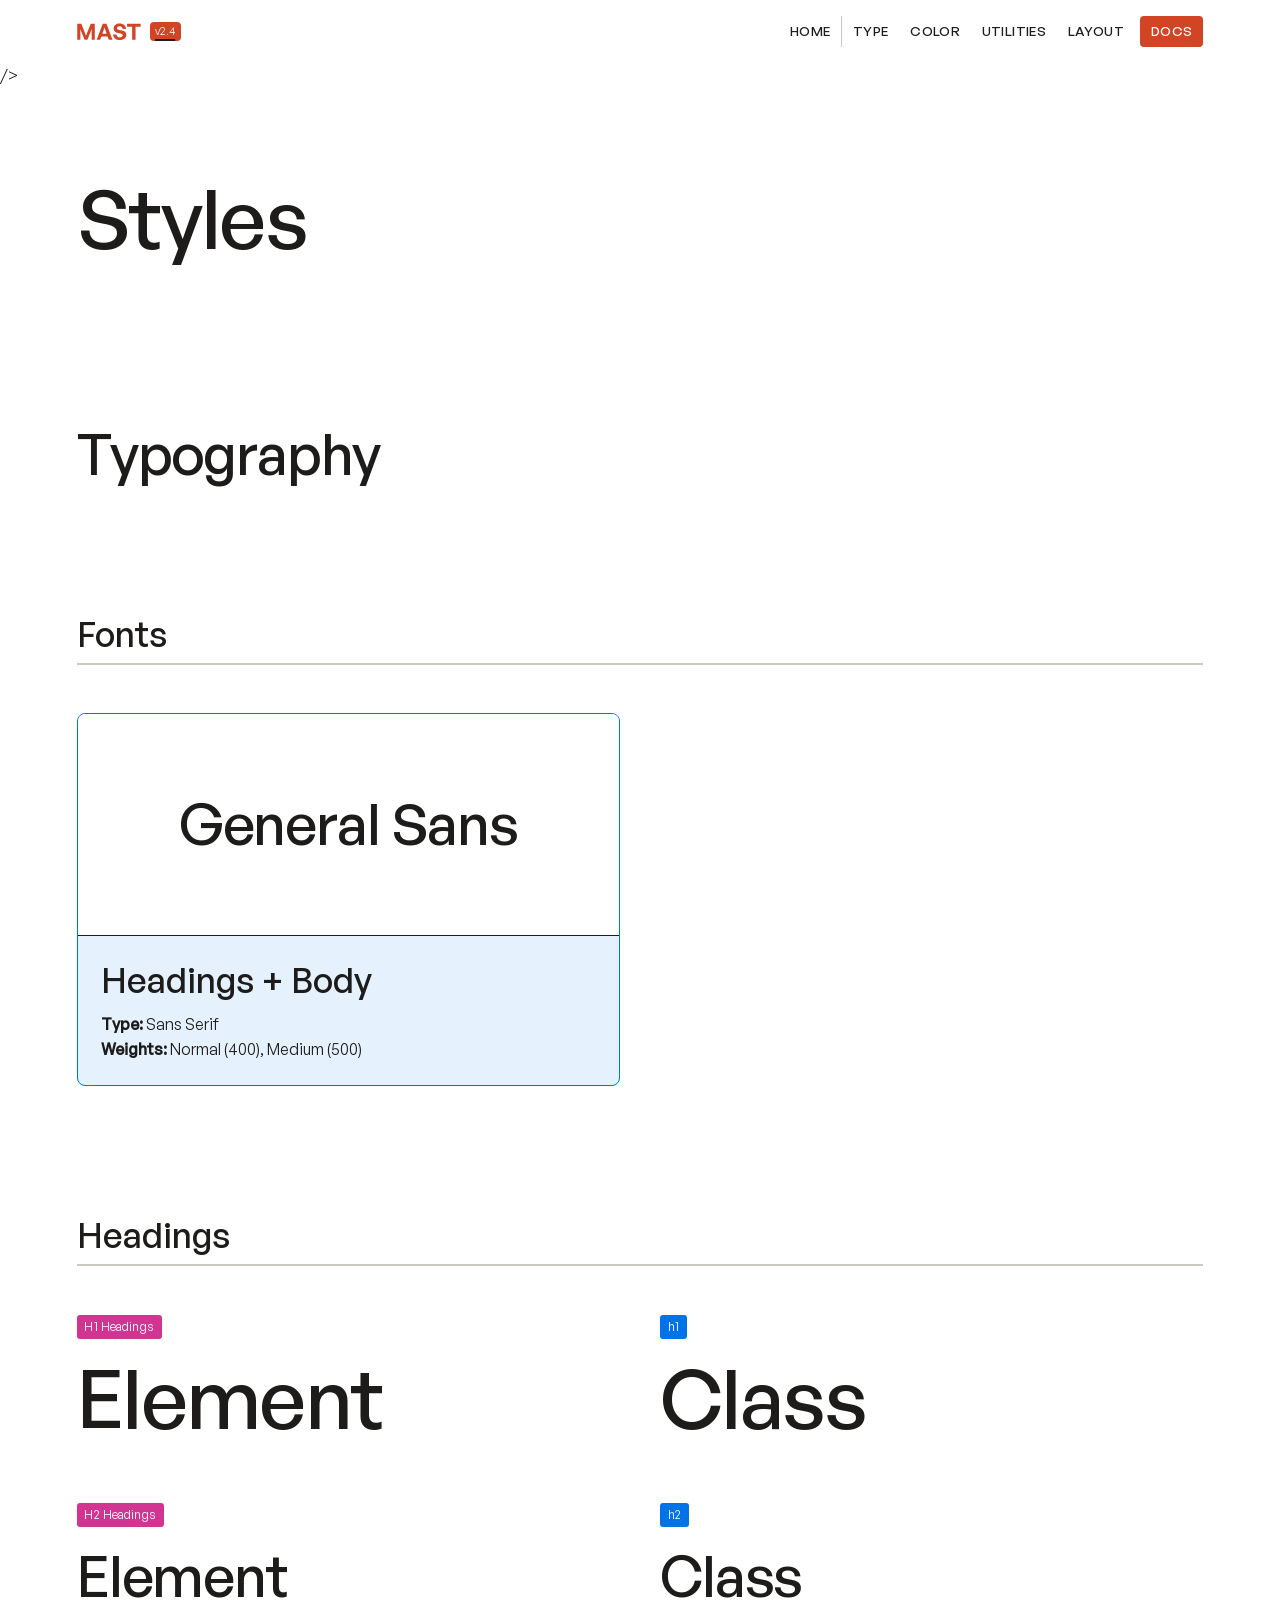
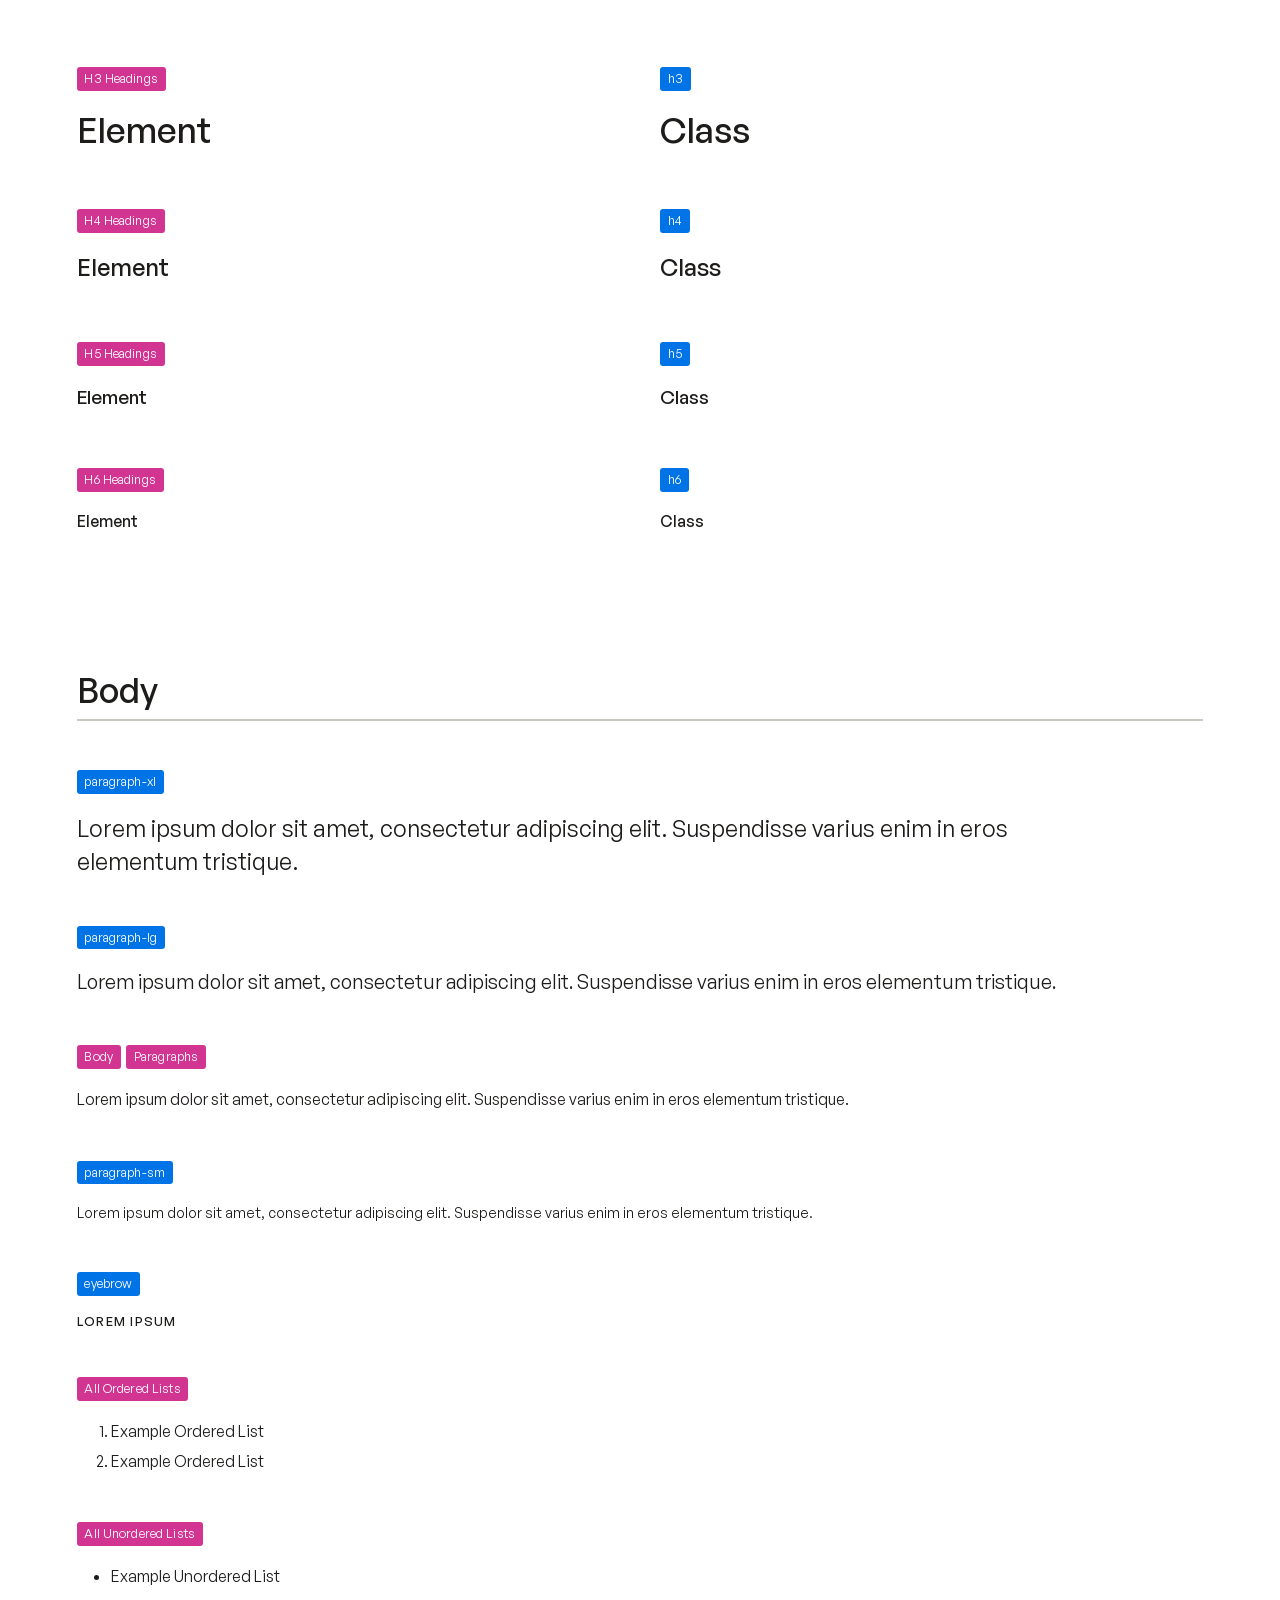
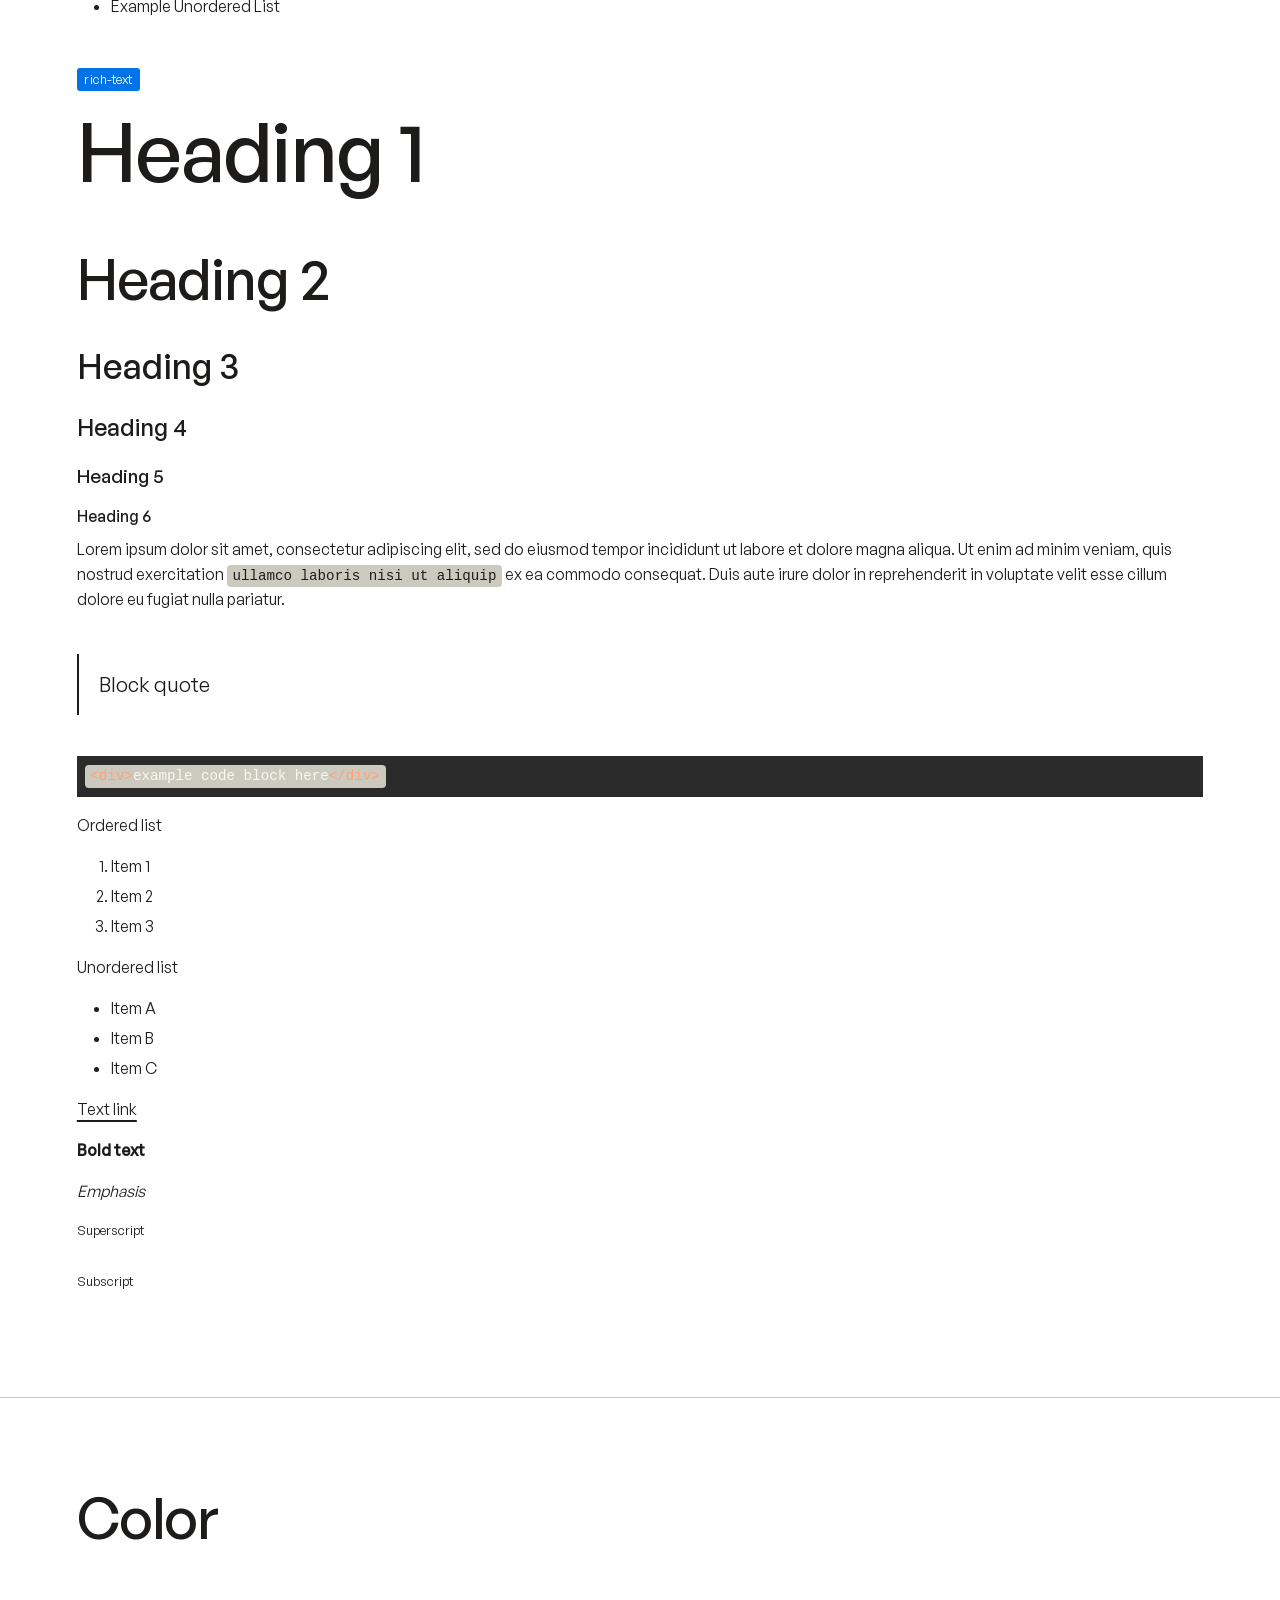
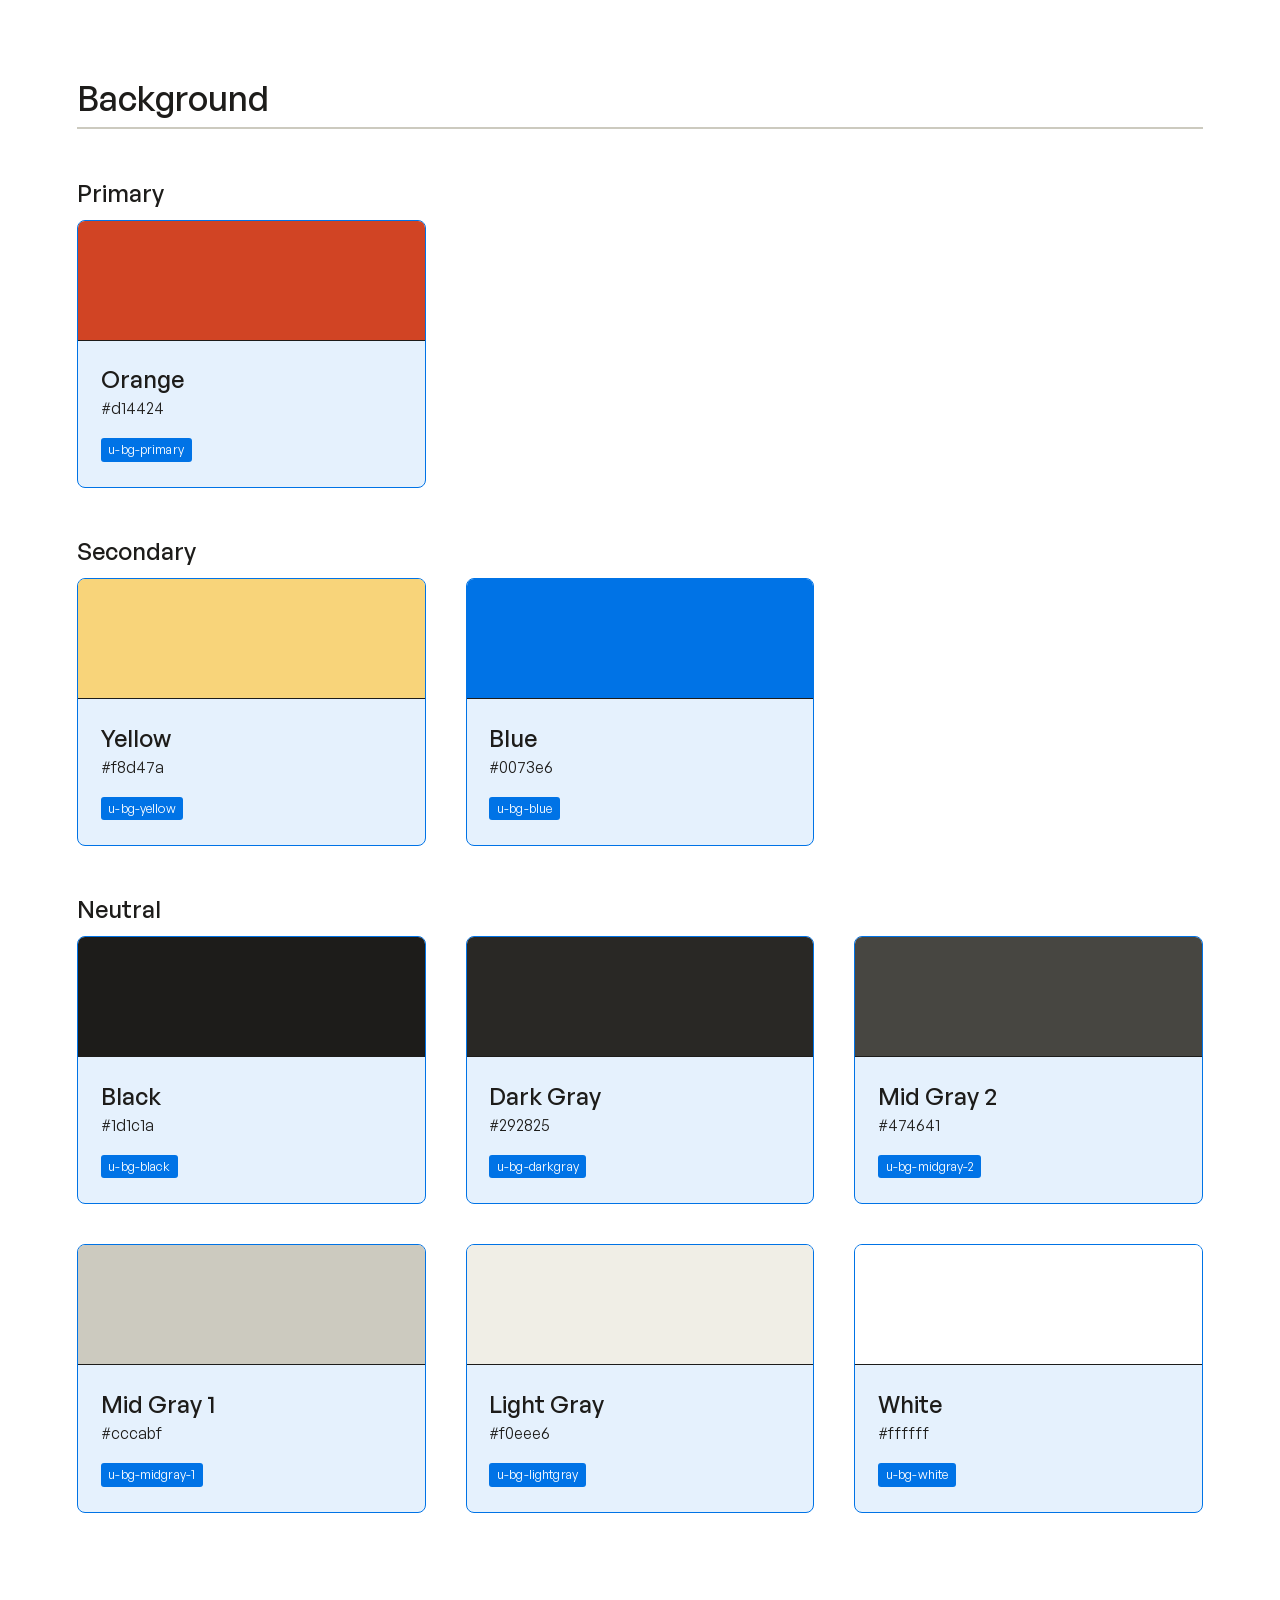
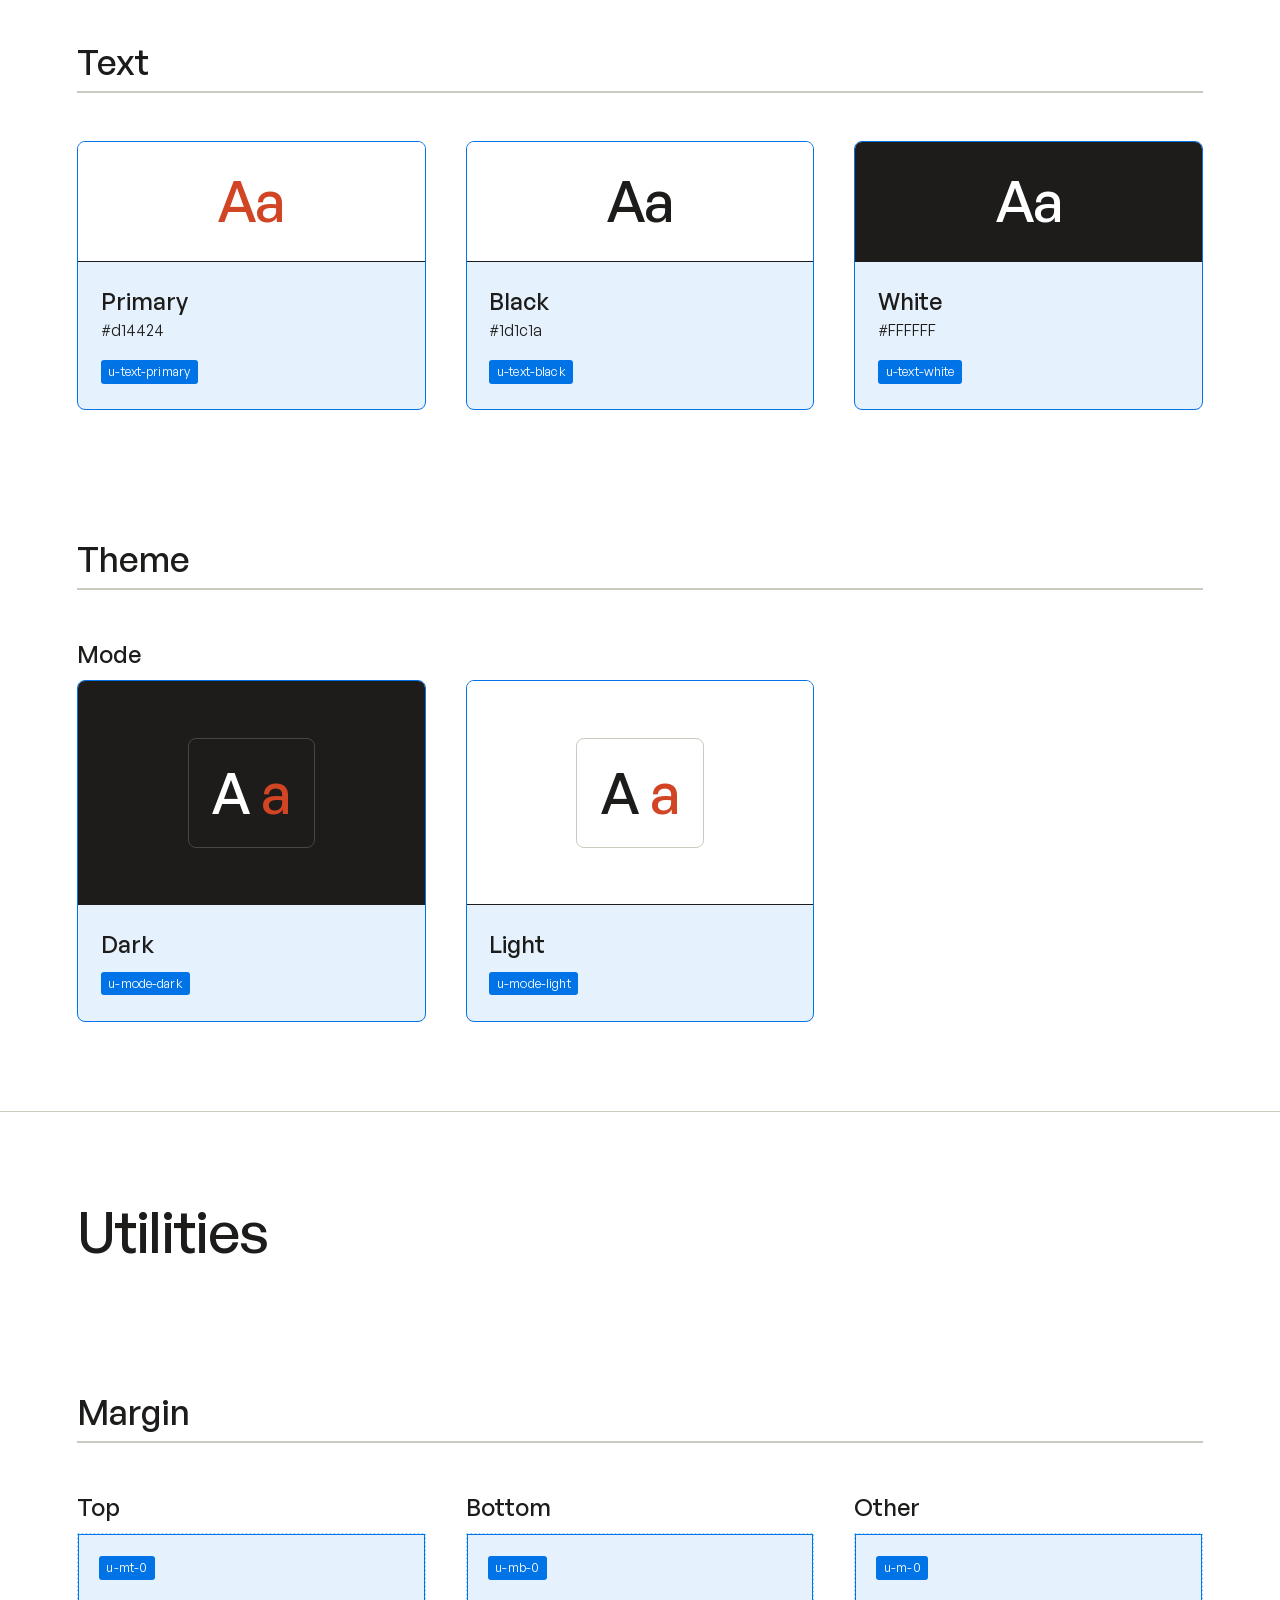
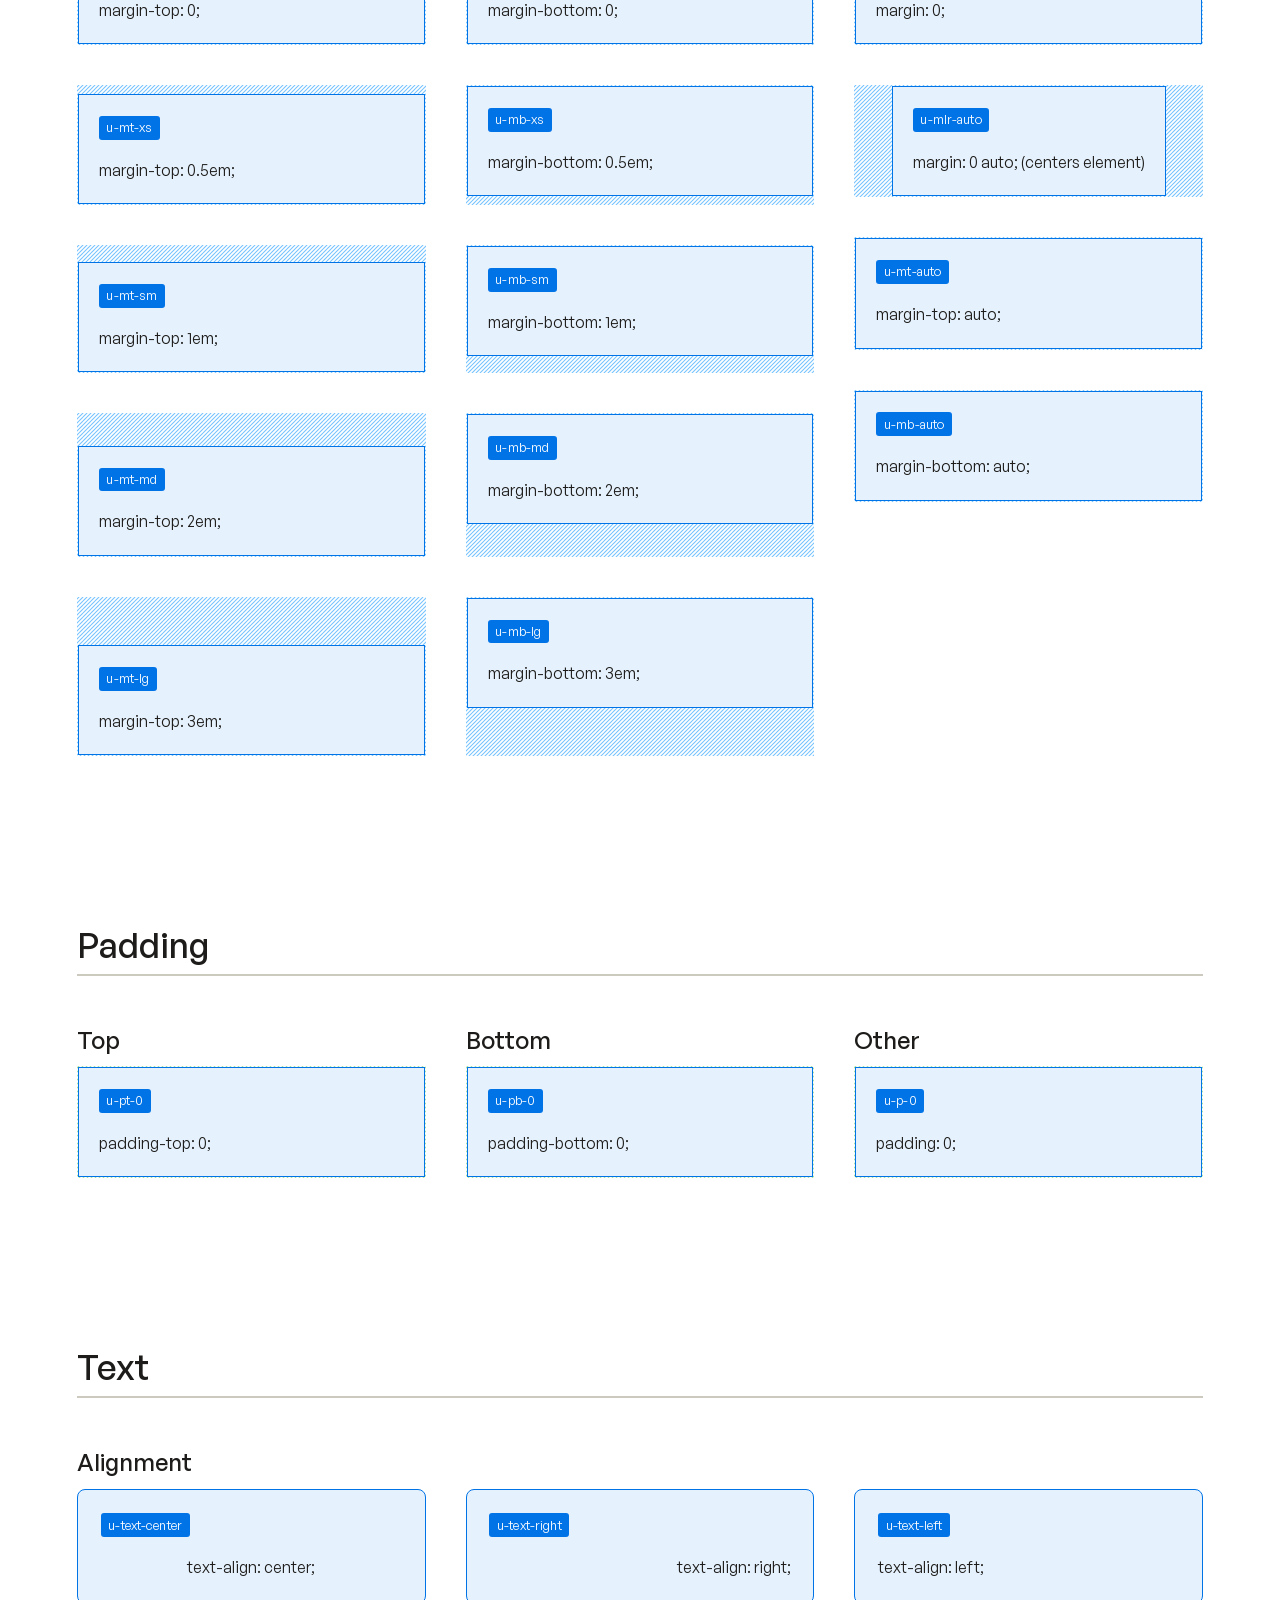
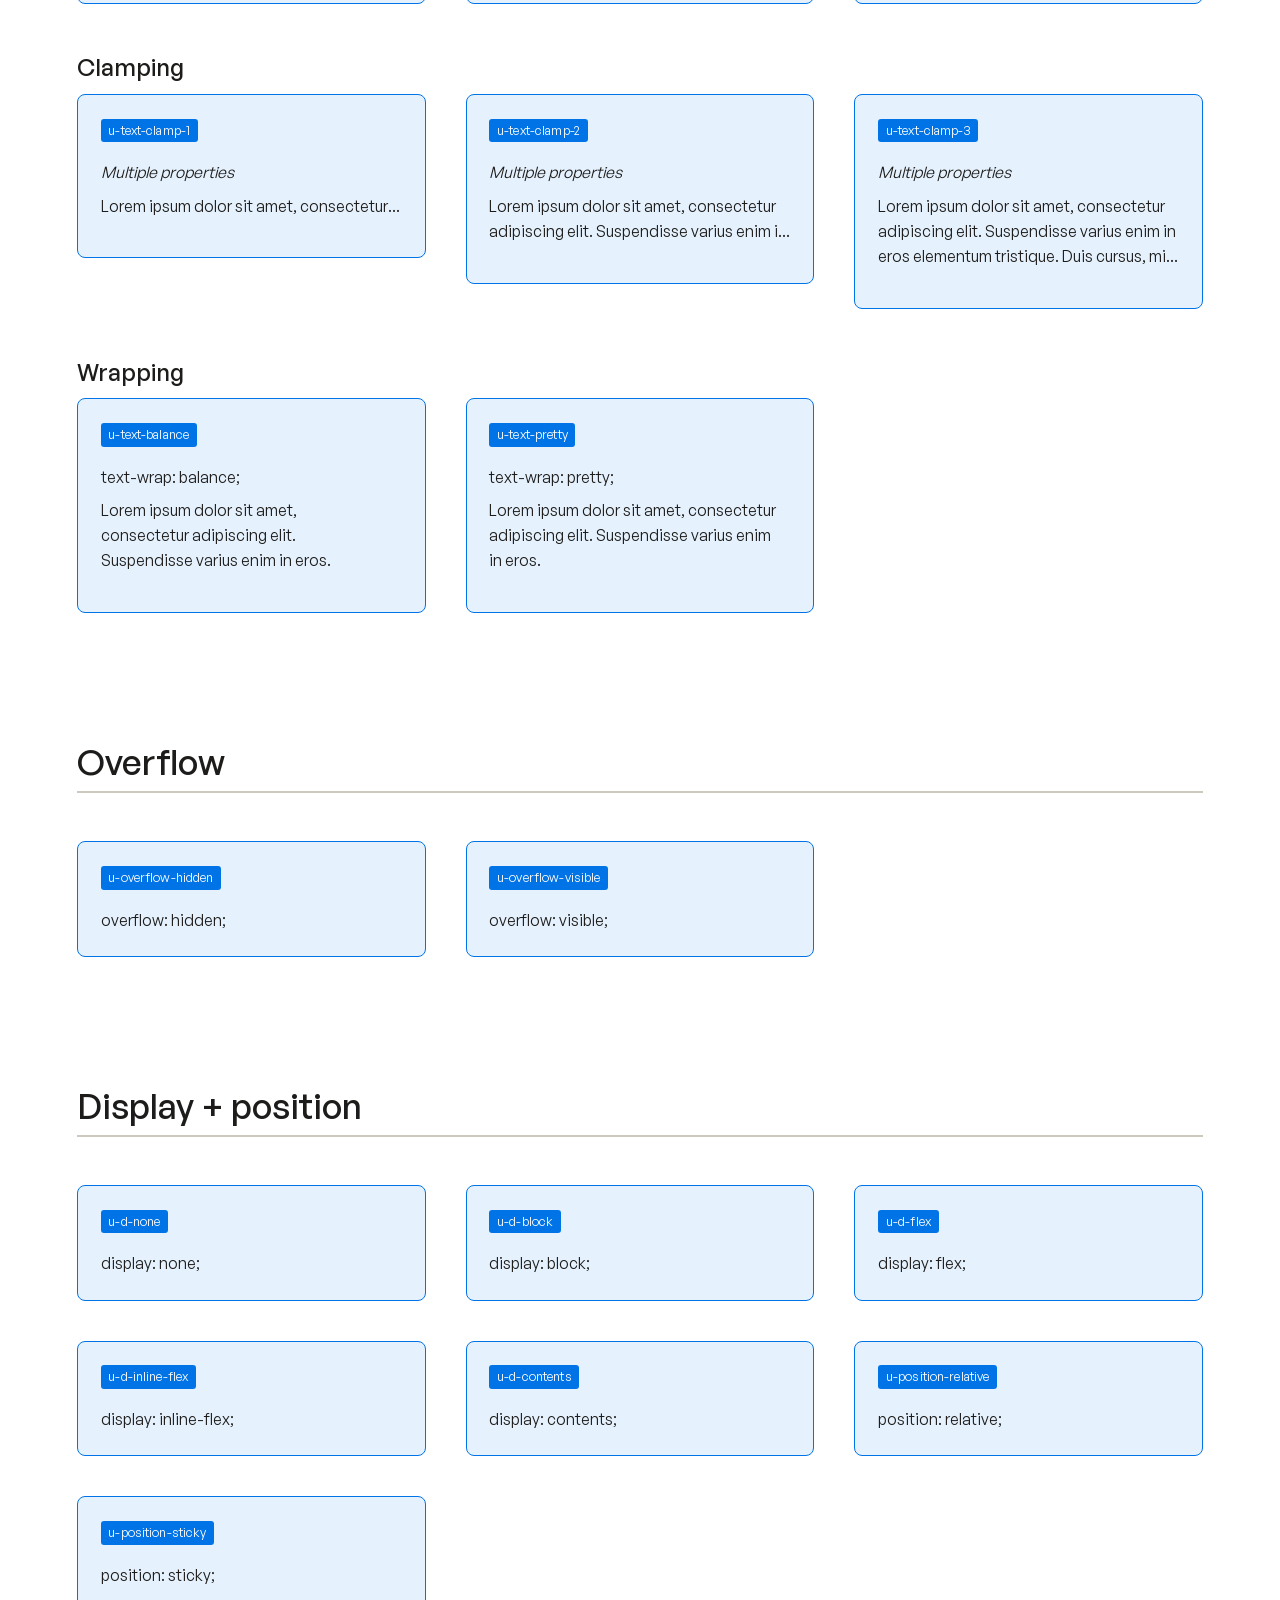
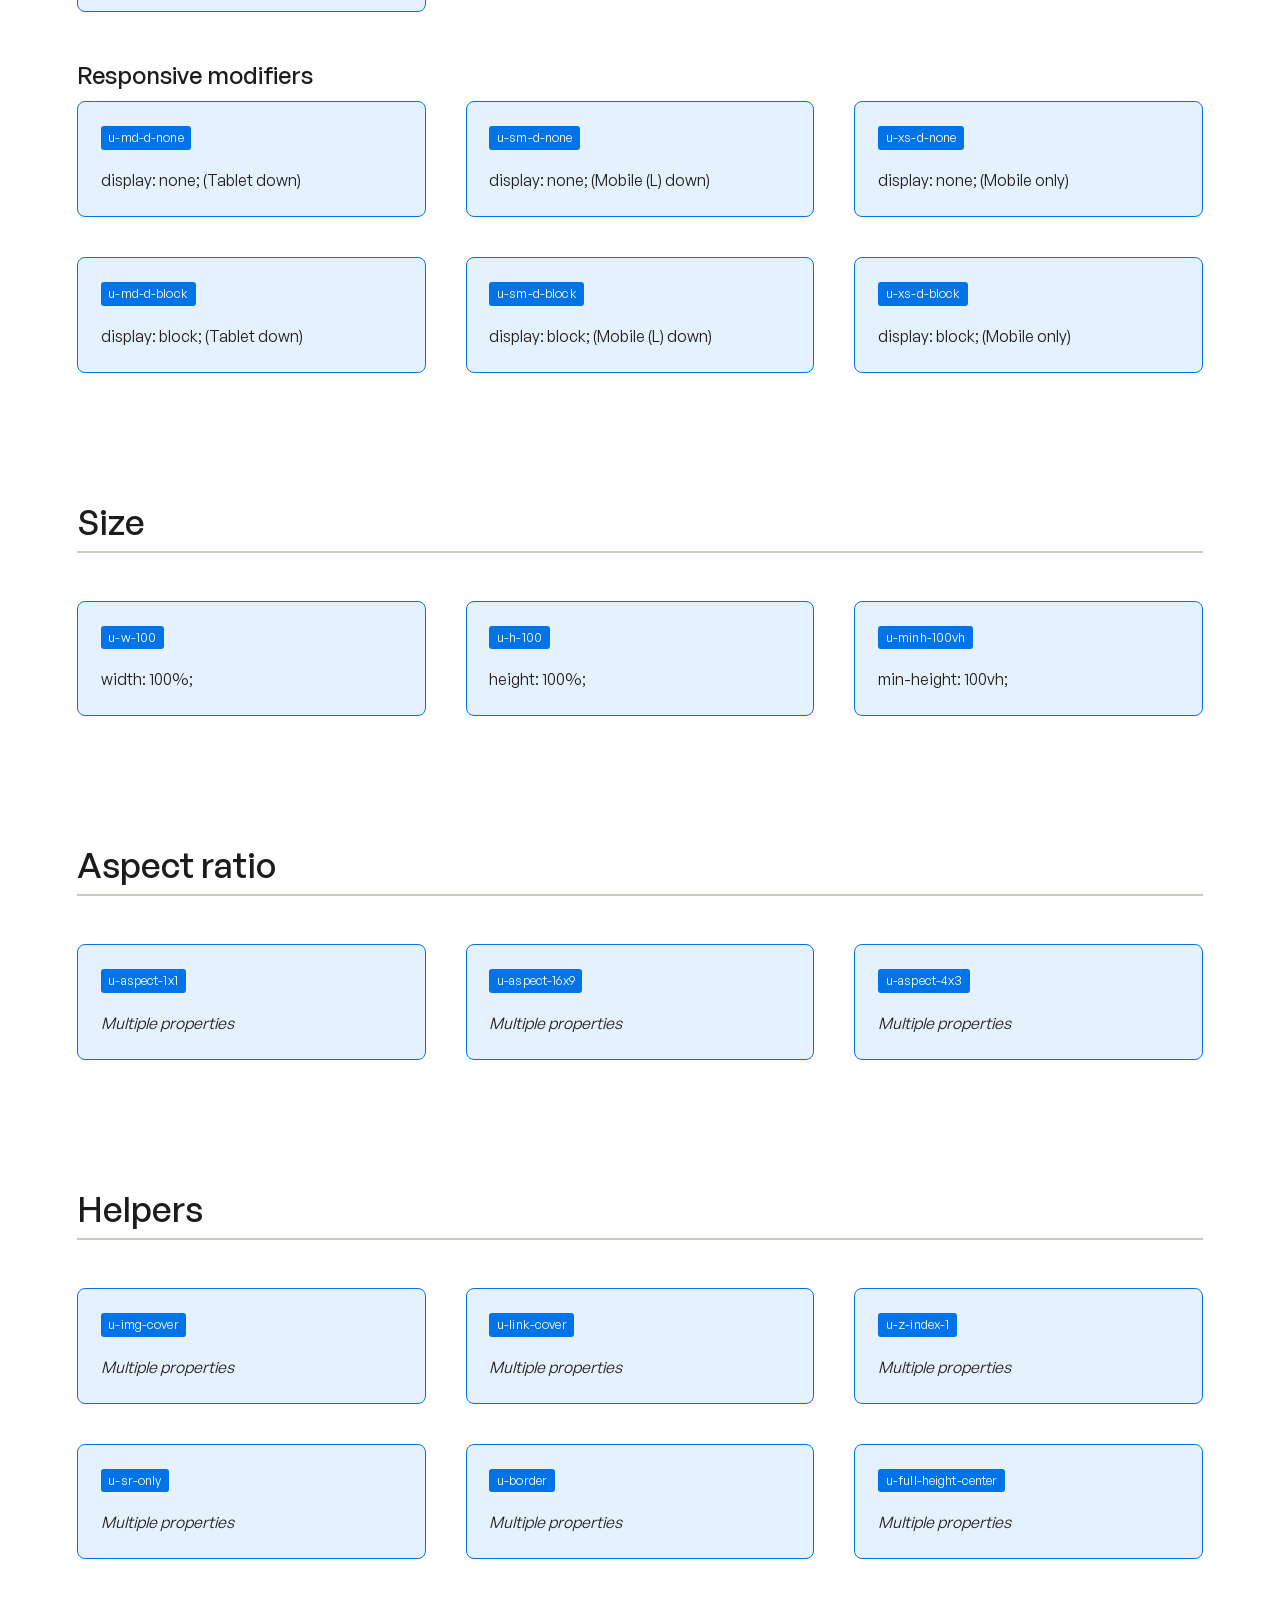
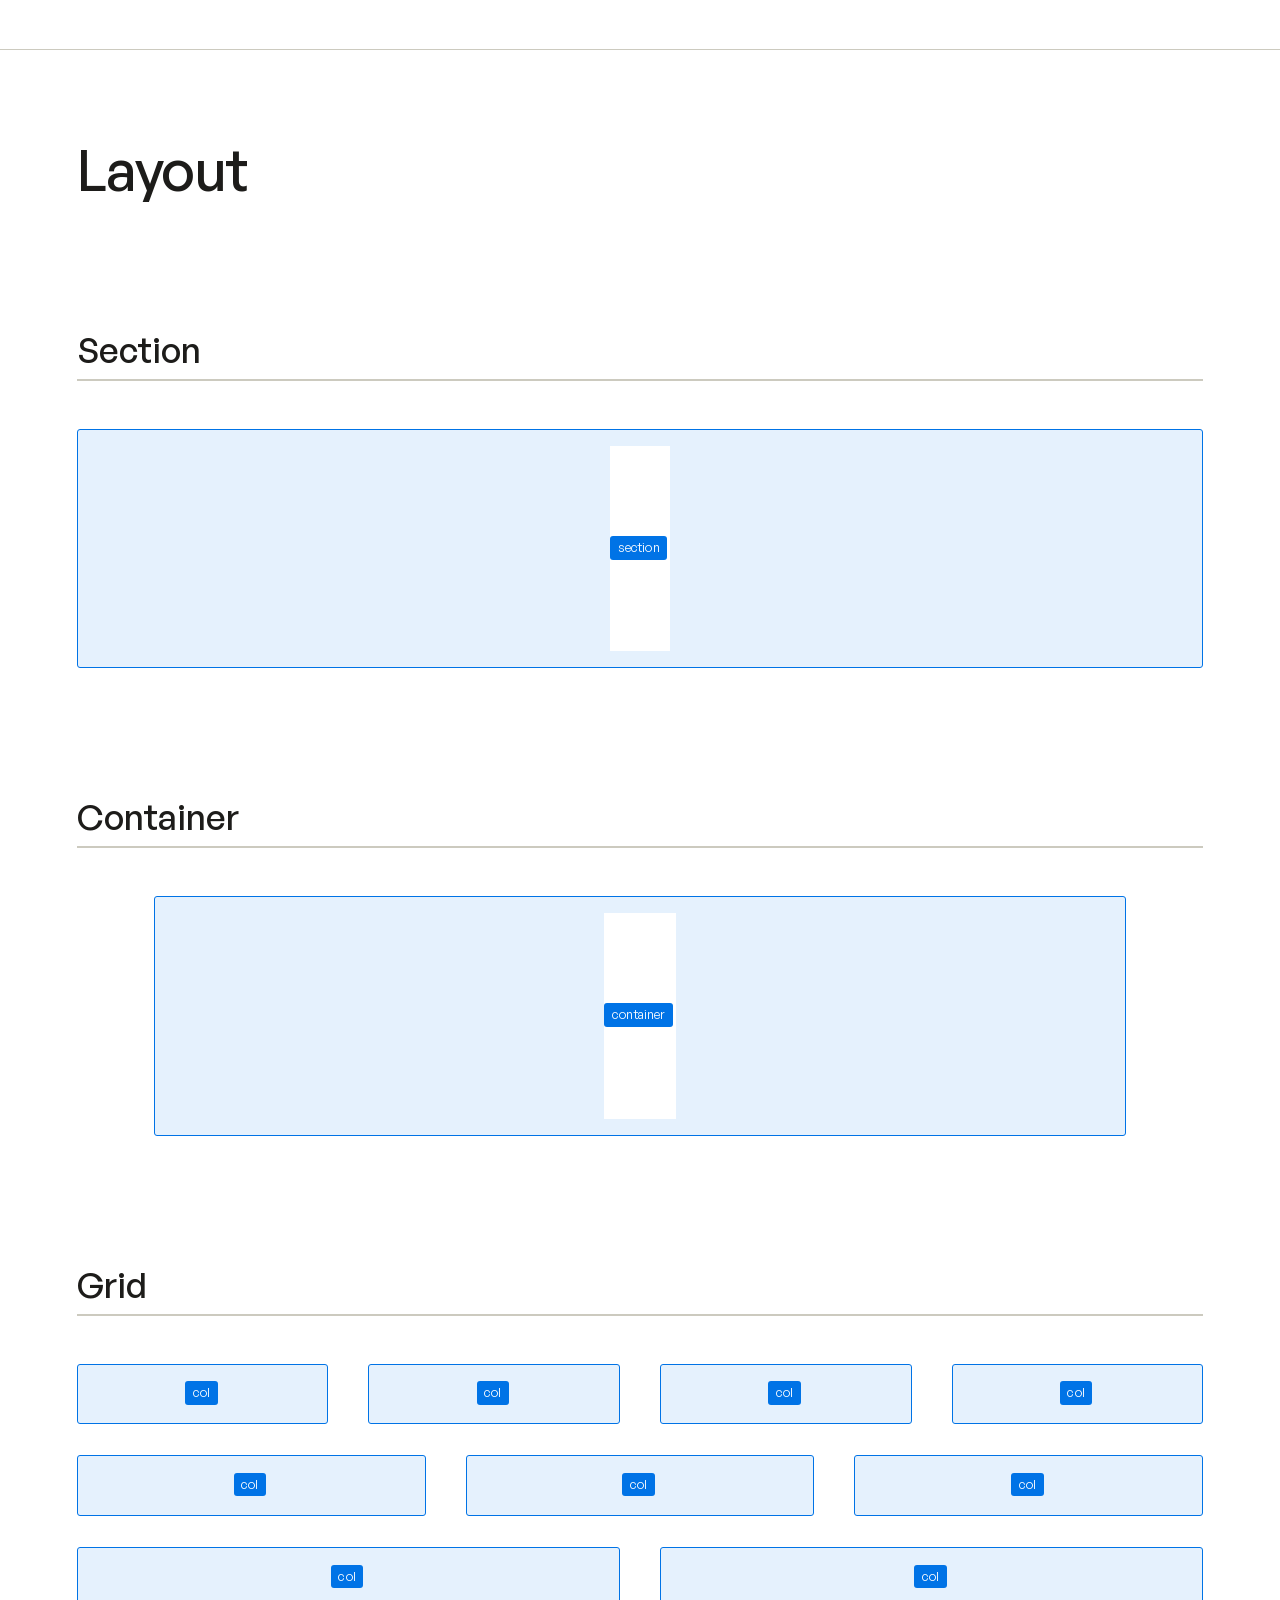
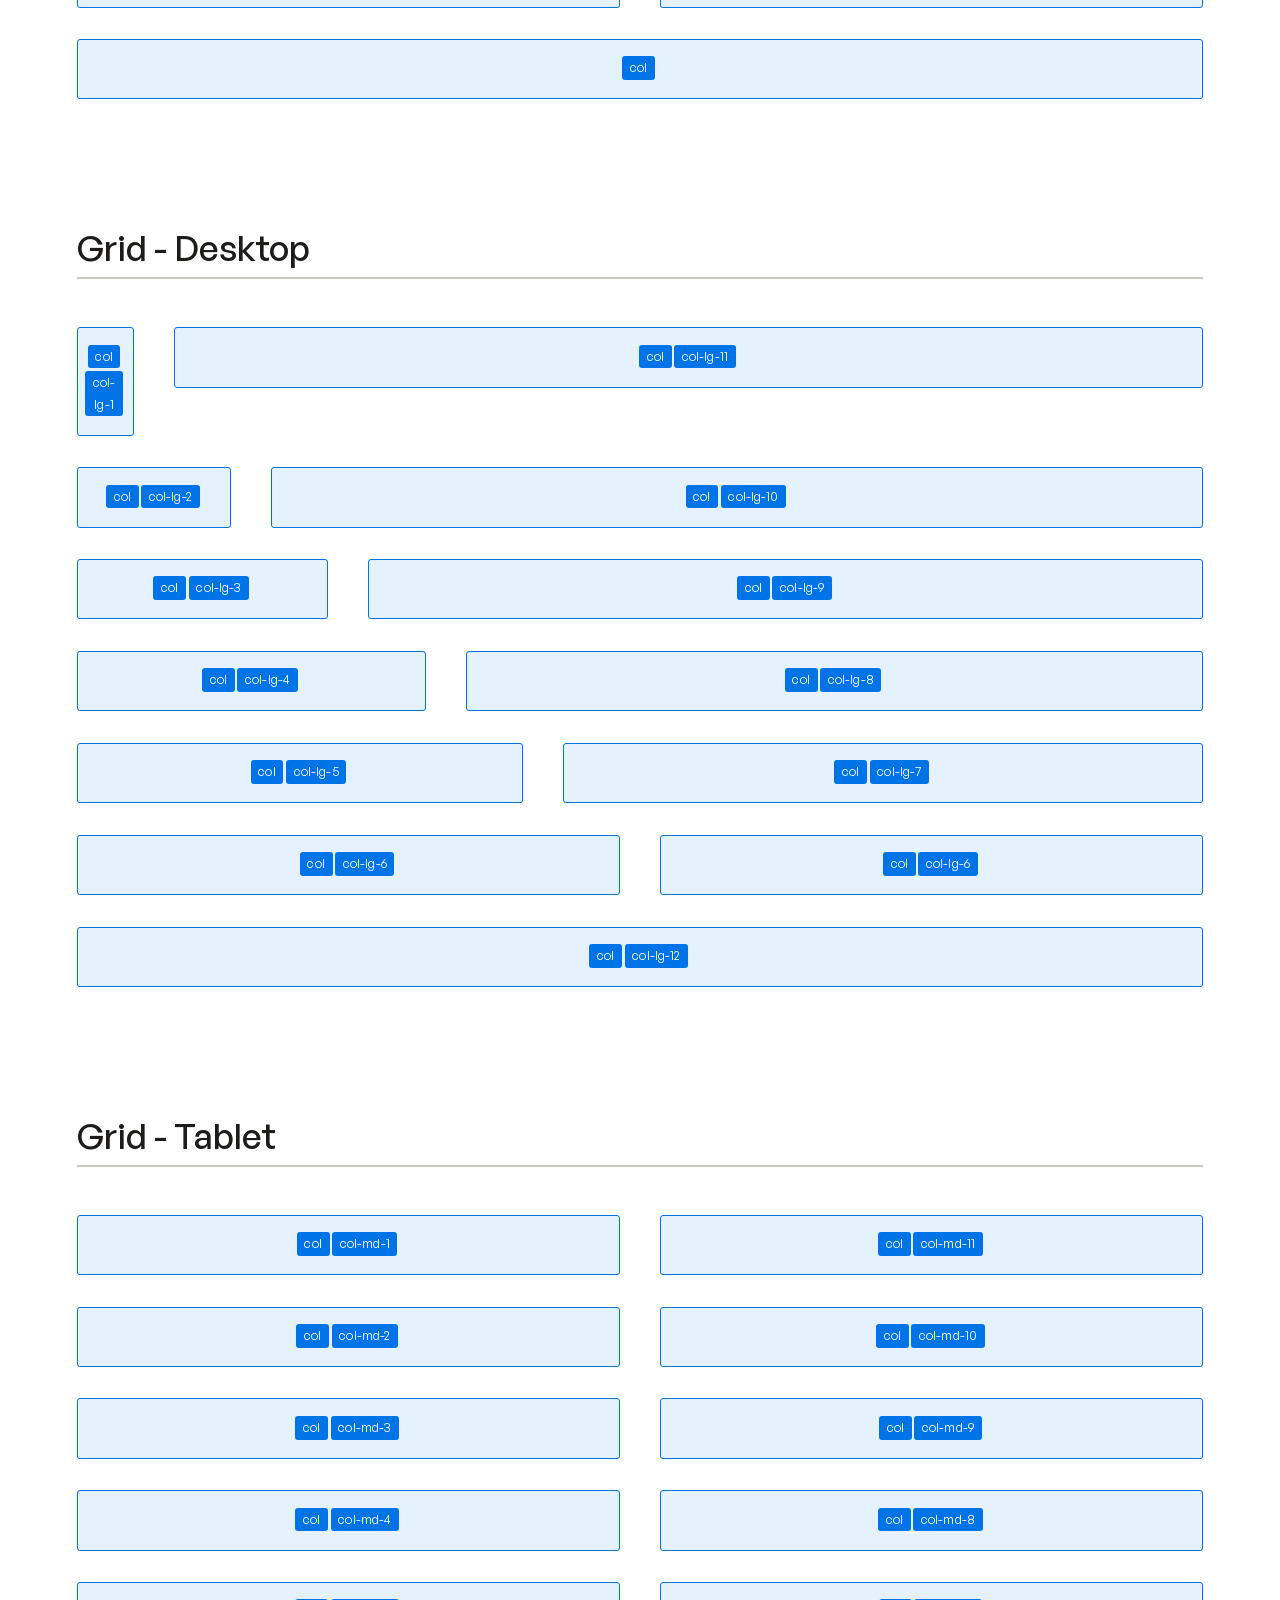
<file: styles.html>
<!doctype html>
<html lang="en">
  <head>
    <meta charset="utf-8" />
    <meta name="viewport" content="width=device-width, initial-scale=1" />
    <title>Styles</title>
    <script>
      (function () {
        var docEl = document.documentElement;
        docEl.classList.add("js");
        function applyMode(isLight) {
          docEl.classList.toggle("u-mode-light", isLight);
          docEl.classList.toggle("u-mode-dark", !isLight);
        }
        try {
          var savedTheme = localStorage.getItem("savedTheme");
          var osQuery = window.matchMedia("(prefers-color-scheme: dark)");
          applyMode(savedTheme !== null ? savedTheme === "light" : !osQuery.matches);
          if (savedTheme === null) {
            osQuery.addEventListener("change", function (e) {
              try {
                if (localStorage.getItem("savedTheme") !== null) return;
              } catch (err) {}
              applyMode(!e.matches);
            });
          }
        } catch (e) {}
      })();
    </script>
    <link rel="stylesheet" href="/css/main.css" />
    <link rel="preload" href="/fonts/GeneralSans-Regular.woff2" as="font" type="font/woff2" crossorigin />
    <link rel="preload" href="/fonts/GeneralSans-Medium.woff2" as="font" type="font/woff2" crossorigin />
    <meta name="theme-color" content="white" media="(prefers-color-scheme: light)" />
    <meta name="theme-color" content="#1d1c1a" media="(prefers-color-scheme: dark)" />
    <meta property="og:site_name" content="Mast" />
    <meta property="og:type" content="website" />
    <link rel="icon" href="/favicon.ico" sizes="48x48 32x32 16x16" />
    <link rel="apple-touch-icon" href="/webclip.png" />
    <meta property="og:title" content="Styles" />
    <meta name="twitter:card" content="summary" />
    <meta name="twitter:title" content="Styles" />
    <meta name="description" content="Typography, color, utilities, and the layout system of the Mast framework." />
    <meta
      property="og:description"
      content="Typography, color, utilities, and the layout system of the Mast framework."
    />
    <meta
      name="twitter:description"
      content="Typography, color, utilities, and the layout system of the Mast framework."
    />
  </head>
  <body>
    <div class="page-wrapper u-minh-100vh">
      <header class="styles__nav">
        <a href="#main" class="nav-skip-link">Skip to Main Content</a>
        <div class="container">
          <div class="styles__nav-container">
            <a href="https://nocodesupply.co/mast" target="_blank" rel="noopener" class="u-p-0">
              <div class="u-d-flex cc-align-center">
                <div class="styles__nav-logo">
                  <svg viewbox="0 0 101 27" fill="none" xmlns="http://www.w3.org/2000/svg" role="img" aria-label="Mast">
                    <path
                      d="M11.9187 26.6316H16.4157L23.1435 9.59964V26.6316H28.03V1.2076H21.5855L14.1849 20.0454L6.81977 1.2076H0.375244V26.6316H5.26175V9.74128L11.9187 26.6316Z"
                      fill="currentColor"
                    ></path>
                    <path
                      d="M50.2224 26.6316H55.9941L46.5044 1.2076H40.6264L31.0658 26.6316H36.4835L38.431 21.1785H48.3102L50.2224 26.6316ZM43.4237 7.08557L46.823 16.894H39.9536L43.4237 7.08557Z"
                      fill="currentColor"
                    ></path>
                    <path
                      d="M77.9103 18.7353C77.9103 14.9819 75.5025 12.9281 71.0409 12.0429L66.6855 11.1577C64.8442 10.8036 63.2508 10.06 63.2508 8.3249C63.2508 6.55443 64.738 5.06723 67.3583 5.06723C70.0494 5.06723 71.8907 6.87312 72.0678 9.52883H77.5208C77.1667 4.21741 72.9884 0.888916 67.2875 0.888916C61.799 0.888916 57.7978 4.14659 57.7978 8.679C57.7978 12.8927 60.7722 14.9819 64.6318 15.7255L68.8101 16.5399C70.9701 16.9648 72.2094 17.9209 72.2094 19.5143C72.2094 21.568 70.2619 22.772 67.5354 22.772C64.2423 22.772 62.4364 20.9661 62.2948 18.1687H56.8417C57.2312 23.551 61.2325 26.9857 67.6416 26.9857C74.0153 26.9857 77.9103 23.5864 77.9103 18.7353Z"
                      fill="currentColor"
                    ></path>
                    <path
                      d="M92.4503 26.6316V6.0587H100.488V1.2076H79.0656V6.0587H87.0681V26.6316H92.4503Z"
                      fill="currentColor"
                    ></path>
                  </svg>
                </div>
                <div class="styles__nav-version">v2.4</div>
              </div>
            </a>
            <nav class="styles__nav-menu" aria-label="Style guide">
              <a href="/" class="cc-divider styles__nav-link">Home</a>
              <a href="#typography" class="styles__nav-link">Type</a>
              <a href="#color" class="styles__nav-link">Color</a>
              <a href="#utilities" class="styles__nav-link">Utilities</a>
              <a href="#layout" class="styles__nav-link">Layout</a>
              <a href="https://nocodesupply.co/mast/docs" class="cc-cta styles__nav-link">Docs</a>
            </nav>
            <button type="button" class="styles__nav-btn" aria-label="Open menu" aria-expanded="false">
              <span class="styles__nav-btn-icon">
                <svg viewBox="0 0 30 22" fill="none" xmlns="http://www.w3.org/2000/svg" aria-hidden="true">
                  <path
                    fill-rule="evenodd"
                    clip-rule="evenodd"
                    d="M25 6.83534H5V4.96289H25V6.83534Z"
                    fill="currentColor"
                  ></path>
                  <path
                    fill-rule="evenodd"
                    clip-rule="evenodd"
                    d="M25 17.0352H5V15.1641H25V17.0352Z"
                    fill="currentColor"
                  ></path>
                </svg>
              </span>
            </button>
          </div>
        </div>
      </header>
      <main id="main" class="page-main">
        /&gt;
        <section id="typography" class="section">
          <div class="container">
            <h1 class="u-mb-md">Styles</h1>
            <h2>Typography</h2>
            <h3 class="styles__section-label">Fonts</h3>
            <div class="row">
              <div class="col col-lg-6 col-sm-12">
                <div class="styles__card">
                  <div class="page-wrapper">
                    <div class="styles__card-preview">
                      <div class="card-body"><p class="h2 u-mt-sm u-mb-sm">General Sans</p></div>
                    </div>
                  </div>
                  <div class="card-body">
                    <h4 class="h3">Headings + Body</h4>
                    <div>
                      <strong>Type:</strong>
                      Sans Serif
                    </div>
                    <div>
                      <strong>Weights:</strong>
                      Normal (400), Medium (500)
                    </div>
                  </div>
                </div>
              </div>
            </div>
            <h3 class="styles__section-label">Headings</h3>
            <div class="row">
              <div class="col col-lg-6 col-sm-12">
                <div class="u-mb-lg">
                  <div class="u-mb-sm"><div class="styles__selector-callout cc-element">H1 Headings</div></div>
                  <h1 role="presentation">
                    Element
                    <br />
                  </h1>
                </div>
                <div class="u-mb-lg">
                  <div class="u-mb-sm"><div class="styles__selector-callout cc-element">H2 Headings</div></div>
                  <h2>Element</h2>
                </div>
                <div class="u-mb-lg">
                  <div class="u-mb-sm"><div class="styles__selector-callout cc-element">H3 Headings</div></div>
                  <h3>Element</h3>
                </div>
                <div class="u-mb-lg">
                  <div class="u-mb-sm"><div class="styles__selector-callout cc-element">H4 Headings</div></div>
                  <h4>Element</h4>
                </div>
                <div class="u-mb-lg">
                  <div class="u-mb-sm"><div class="styles__selector-callout cc-element">H5 Headings</div></div>
                  <h5>Element</h5>
                </div>
                <div>
                  <div class="u-mb-sm"><div class="styles__selector-callout cc-element">H6 Headings</div></div>
                  <h6>Element</h6>
                </div>
              </div>
              <div class="col col-lg-6 col-sm-12">
                <div class="u-mb-lg">
                  <div class="u-mb-sm"><div class="styles__selector-callout">h1</div></div>
                  <div class="h1">Class</div>
                </div>
                <div class="u-mb-lg">
                  <div class="u-mb-sm"><div class="styles__selector-callout">h2</div></div>
                  <div class="h2">Class</div>
                </div>
                <div class="u-mb-lg">
                  <div class="u-mb-sm"><div class="styles__selector-callout">h3</div></div>
                  <div class="h3">Class</div>
                </div>
                <div class="u-mb-lg">
                  <div class="u-mb-sm"><div class="styles__selector-callout">h4</div></div>
                  <div class="h4">Class</div>
                </div>
                <div class="u-mb-lg">
                  <div class="u-mb-sm"><div class="styles__selector-callout">h5</div></div>
                  <div class="h5">Class</div>
                </div>
                <div>
                  <div class="u-mb-sm"><div class="styles__selector-callout">h6</div></div>
                  <div class="h6">Class</div>
                </div>
              </div>
            </div>
            <h3 class="styles__section-label">Body</h3>
            <div>
              <div class="u-mb-lg">
                <div class="u-mb-sm"><div class="styles__selector-callout">paragraph-xl</div></div>
                <p class="paragraph-xl">
                  Lorem ipsum dolor sit amet, consectetur adipiscing elit. Suspendisse varius enim in eros elementum
                  tristique.
                </p>
              </div>
              <div class="u-mb-lg">
                <div class="u-mb-sm"><div class="styles__selector-callout">paragraph-lg</div></div>
                <p class="paragraph-lg">
                  Lorem ipsum dolor sit amet, consectetur adipiscing elit. Suspendisse varius enim in eros elementum
                  tristique.
                </p>
              </div>
              <div class="u-mb-lg">
                <div class="u-mb-sm">
                  <div class="styles__selector-callout cc-element">Body</div>
                  <div class="styles__selector-callout cc-element">Paragraphs</div>
                </div>
                <p>
                  Lorem ipsum dolor sit amet, consectetur adipiscing elit. Suspendisse varius enim in eros elementum
                  tristique.
                </p>
              </div>
              <div class="u-mb-lg">
                <div class="u-mb-sm"><div class="styles__selector-callout">paragraph-sm</div></div>
                <p class="paragraph-sm">
                  Lorem ipsum dolor sit amet, consectetur adipiscing elit. Suspendisse varius enim in eros elementum
                  tristique.
                </p>
              </div>
              <div class="u-mb-lg">
                <div class="u-mb-sm"><div class="styles__selector-callout">eyebrow</div></div>
                <div class="eyebrow">Lorem Ipsum</div>
              </div>
              <div class="u-mb-lg">
                <div class="u-mb-sm"><div class="styles__selector-callout cc-element">All Ordered Lists</div></div>
                <ol role="list">
                  <li>Example Ordered List</li>
                  <li>Example Ordered List</li>
                </ol>
              </div>
              <div class="u-mb-lg">
                <div class="u-mb-sm"><div class="styles__selector-callout cc-element">All Unordered Lists</div></div>
                <ul role="list">
                  <li>Example Unordered List</li>
                  <li>Example Unordered List</li>
                </ul>
              </div>
              <div>
                <div class="u-mb-sm"><div class="styles__selector-callout">rich-text</div></div>
                <div class="rich-text">
                  <h1 role="presentation">Heading 1</h1>
                  <h2>Heading 2</h2>
                  <h3>Heading 3</h3>
                  <h4>Heading 4</h4>
                  <h5>Heading 5</h5>
                  <h6>Heading 6</h6>
                  <p>
                    Lorem ipsum dolor sit amet, consectetur adipiscing elit, sed do eiusmod tempor incididunt ut labore
                    et dolore magna aliqua. Ut enim ad minim veniam, quis nostrud exercitation
                    <code>ullamco laboris nisi ut aliquip</code>
                    ex ea commodo consequat. Duis aute irure dolor in reprehenderit in voluptate velit esse cillum
                    dolore eu fugiat nulla pariatur.
                  </p>
                  <blockquote>Block quote</blockquote>
                  <pre
                    style="display: block; overflow-x: auto; background: #2b2b2b; color: #f8f8f2; padding: 0.5em"
                  ><code class="language-htmlbars" style="white-space:pre-wrap;"><span><span class="xml" style="color:#ffa07a;">&lt;</span><span class="xml" style="color:#ffa07a;">div</span><span class="xml" style="color:#ffa07a;">&gt;</span><span class="xml">example code block here</span><span class="xml" style="color:#ffa07a;">&lt;/</span><span class="xml" style="color:#ffa07a;">div</span><span class="xml" style="color:#ffa07a;">&gt;</span></span></code></pre>
                  <p>Ordered list</p>
                  <ol role="list">
                    <li>Item 1</li>
                    <li>Item 2</li>
                    <li>Item 3</li>
                  </ol>
                  <p>Unordered list</p>
                  <ul role="list">
                    <li>Item A</li>
                    <li>Item B</li>
                    <li>Item C</li>
                  </ul>
                  <p><a href="https://nocodesupply.co/mast">Text link</a></p>
                  <p><strong>Bold text</strong></p>
                  <p><em>Emphasis</em></p>
                  <p><sup>Superscript</sup></p>
                  <p><sub>Subscript</sub></p>
                </div>
              </div>
            </div>
          </div>
        </section>
        <div class="u-border cc-0"></div>
        <section id="color" class="section">
          <div class="container">
            <h2>Color</h2>
            <h3 class="styles__section-label">Background</h3>
            <h4>Primary</h4>
            <div class="row">
              <div class="col col-lg-4 col-md-6 col-xs-12">
                <div class="styles__card">
                  <div class="u-bg-primary"><div class="styles__card-preview"></div></div>
                  <div class="card-body">
                    <h4 class="u-mb-0">Orange</h4>
                    <div class="u-mb-sm">#d14424</div>
                    <div class="styles__selector-callout">u-bg-primary</div>
                  </div>
                </div>
              </div>
            </div>
            <h4 class="u-mt-md">Secondary</h4>
            <div class="row">
              <div class="col col-lg-4 col-md-6 col-xs-12">
                <div class="styles__card">
                  <div class="u-bg-yellow"><div class="styles__card-preview"></div></div>
                  <div class="card-body">
                    <h4 class="u-mb-0">Yellow</h4>
                    <div class="u-mb-sm">#f8d47a</div>
                    <div class="styles__selector-callout">u-bg-yellow</div>
                  </div>
                </div>
              </div>
              <div class="col col-lg-4 col-md-6 col-xs-12">
                <div class="styles__card">
                  <div class="u-bg-blue"><div class="styles__card-preview"></div></div>
                  <div class="card-body">
                    <h4 class="u-mb-0">Blue</h4>
                    <div class="u-mb-sm">#0073e6</div>
                    <div class="styles__selector-callout">u-bg-blue</div>
                  </div>
                </div>
              </div>
            </div>
            <h4 class="u-mt-md">Neutral</h4>
            <div class="row">
              <div class="col col-lg-4 col-md-6 col-xs-12">
                <div class="styles__card">
                  <div class="u-bg-black"><div class="styles__card-preview"></div></div>
                  <div class="card-body">
                    <h4 class="u-mb-0">Black</h4>
                    <div class="u-mb-sm">#1d1c1a</div>
                    <div class="styles__selector-callout">u-bg-black</div>
                  </div>
                </div>
              </div>
              <div class="col col-lg-4 col-md-6 col-xs-12">
                <div class="styles__card">
                  <div class="u-bg-darkgray"><div class="styles__card-preview"></div></div>
                  <div class="card-body">
                    <h4 class="u-mb-0">Dark Gray</h4>
                    <div class="u-mb-sm">#292825</div>
                    <div class="styles__selector-callout">u-bg-darkgray</div>
                  </div>
                </div>
              </div>
              <div class="col col-lg-4 col-md-6 col-xs-12">
                <div class="styles__card">
                  <div class="u-bg-midgray-2"><div class="styles__card-preview"></div></div>
                  <div class="card-body">
                    <h4 class="u-mb-0">Mid Gray 2</h4>
                    <div class="u-mb-sm">#474641</div>
                    <div class="styles__selector-callout">u-bg-midgray-2</div>
                  </div>
                </div>
              </div>
              <div class="col col-lg-4 col-md-6 col-xs-12">
                <div class="styles__card">
                  <div class="u-bg-midgray-1"><div class="styles__card-preview"></div></div>
                  <div class="card-body">
                    <h4 class="u-mb-0">Mid Gray 1</h4>
                    <div class="u-mb-sm">#cccabf</div>
                    <div class="styles__selector-callout">u-bg-midgray-1</div>
                  </div>
                </div>
              </div>
              <div class="col col-lg-4 col-md-6 col-xs-12">
                <div class="styles__card">
                  <div class="u-bg-lightgray"><div class="styles__card-preview"></div></div>
                  <div class="card-body">
                    <h4 class="u-mb-0">Light Gray</h4>
                    <div class="u-mb-sm">#f0eee6</div>
                    <div class="styles__selector-callout">u-bg-lightgray</div>
                  </div>
                </div>
              </div>
              <div class="col col-lg-4 col-md-6 col-xs-12">
                <div class="styles__card">
                  <div class="u-bg-white"><div class="styles__card-preview"></div></div>
                  <div class="card-body">
                    <h4 class="u-mb-0">White</h4>
                    <div class="u-mb-sm">#ffffff</div>
                    <div class="styles__selector-callout">u-bg-white</div>
                  </div>
                </div>
              </div>
            </div>
            <h3 class="styles__section-label">Text</h3>
            <div class="row">
              <div class="col col-lg-4 col-md-6 col-xs-12">
                <div class="styles__card">
                  <div class="u-bg-white">
                    <div class="styles__card-preview">
                      <div class="h2 u-mb-0"><div class="u-text-primary">Aa</div></div>
                    </div>
                  </div>
                  <div class="card-body">
                    <h4 class="u-mb-0">Primary</h4>
                    <div class="u-mb-sm">#d14424</div>
                    <div class="styles__selector-callout">u-text-primary</div>
                  </div>
                </div>
              </div>
              <div class="col col-lg-4 col-md-6 col-xs-12">
                <div class="styles__card">
                  <div class="u-bg-white">
                    <div class="styles__card-preview">
                      <div class="h2 u-mb-0"><div class="u-text-black">Aa</div></div>
                    </div>
                  </div>
                  <div class="card-body">
                    <h4 class="u-mb-0">Black</h4>
                    <div class="u-mb-sm">#1d1c1a</div>
                    <div class="styles__selector-callout">u-text-black</div>
                  </div>
                </div>
              </div>
              <div class="col col-lg-4 col-md-6 col-xs-12">
                <div class="styles__card">
                  <div class="u-bg-black">
                    <div class="styles__card-preview">
                      <div class="h2 u-mb-0"><div class="u-text-white">Aa</div></div>
                    </div>
                  </div>
                  <div class="card-body">
                    <h4 class="u-mb-0">White</h4>
                    <div class="u-mb-sm">#FFFFFF</div>
                    <div class="styles__selector-callout">u-text-white</div>
                  </div>
                </div>
              </div>
            </div>
            <h3 class="styles__section-label">Theme</h3>
            <h4>Mode</h4>
            <div class="row">
              <div class="col col-lg-4 col-md-6 col-xs-12">
                <div class="styles__card">
                  <div class="u-mode-dark">
                    <div class="styles__card-preview">
                      <div class="h2 u-mb-0">
                        <div class="card u-mt-sm u-mb-sm">
                          <div class="card-body">
                            <div>
                              A
                              <span class="u-text-primary">a</span>
                            </div>
                          </div>
                        </div>
                      </div>
                    </div>
                  </div>
                  <div class="card-body">
                    <h4>Dark</h4>
                    <div class="styles__selector-callout">u-mode-dark</div>
                  </div>
                </div>
              </div>
              <div class="col col-lg-4 col-md-6 col-xs-12">
                <div class="styles__card">
                  <div class="u-mode-light">
                    <div class="styles__card-preview">
                      <div class="h2 u-mb-0">
                        <div class="card u-mt-sm u-mb-sm">
                          <div class="card-body">
                            <div>
                              A
                              <span class="u-text-primary">a</span>
                            </div>
                          </div>
                        </div>
                      </div>
                    </div>
                  </div>
                  <div class="card-body">
                    <h4>Light</h4>
                    <div class="styles__selector-callout">u-mode-light</div>
                  </div>
                </div>
              </div>
            </div>
          </div>
        </section>
        <div class="u-border cc-0"></div>
        <section id="utilities" class="section">
          <div class="container">
            <h2>Utilities</h2>
            <h3 class="styles__section-label">Margin</h3>
            <div class="row">
              <div class="col col-lg-4 col-sm-6 col-xs-12">
                <div>
                  <h4>Top</h4>
                  <div class="styles__utility-wrap cc-margin">
                    <div class="u-mt-0">
                      <div class="page-wrapper">
                        <div class="styles__utility-card">
                          <div class="styles__selector-callout">u-mt-0</div>
                          <div class="u-mt-sm">margin-top: 0;</div>
                        </div>
                      </div>
                    </div>
                  </div>
                  <div class="styles__utility-wrap cc-margin">
                    <div class="u-mt-xs">
                      <div class="page-wrapper">
                        <div class="styles__utility-card">
                          <div class="styles__selector-callout">u-mt-xs</div>
                          <div class="u-mt-sm">margin-top: 0.5em;</div>
                        </div>
                      </div>
                    </div>
                  </div>
                  <div class="styles__utility-wrap cc-margin">
                    <div class="u-mt-sm">
                      <div class="page-wrapper">
                        <div class="styles__utility-card">
                          <div class="styles__selector-callout">u-mt-sm</div>
                          <div class="u-mt-sm">margin-top: 1em;</div>
                        </div>
                      </div>
                    </div>
                  </div>
                  <div class="styles__utility-wrap cc-margin">
                    <div class="u-mt-md">
                      <div class="page-wrapper">
                        <div class="styles__utility-card">
                          <div class="styles__selector-callout">u-mt-md</div>
                          <div class="u-mt-sm">margin-top: 2em;</div>
                        </div>
                      </div>
                    </div>
                  </div>
                  <div class="styles__utility-wrap cc-margin">
                    <div class="u-mt-lg">
                      <div class="page-wrapper">
                        <div class="styles__utility-card">
                          <div class="styles__selector-callout">u-mt-lg</div>
                          <div class="u-mt-sm">margin-top: 3em;</div>
                        </div>
                      </div>
                    </div>
                  </div>
                </div>
              </div>
              <div class="col col-lg-4 col-sm-6 col-xs-12">
                <div>
                  <h4>Bottom</h4>
                  <div class="styles__utility-wrap cc-margin">
                    <div class="u-mb-0">
                      <div class="page-wrapper">
                        <div class="styles__utility-card">
                          <div class="styles__selector-callout">u-mb-0</div>
                          <div class="u-mt-sm">margin-bottom: 0;</div>
                        </div>
                      </div>
                    </div>
                  </div>
                  <div class="styles__utility-wrap cc-margin">
                    <div class="u-mb-xs">
                      <div class="page-wrapper">
                        <div class="styles__utility-card">
                          <div class="styles__selector-callout">u-mb-xs</div>
                          <div class="u-mt-sm">margin-bottom: 0.5em;</div>
                        </div>
                      </div>
                    </div>
                  </div>
                  <div class="styles__utility-wrap cc-margin">
                    <div class="u-mb-sm">
                      <div class="page-wrapper">
                        <div class="styles__utility-card">
                          <div class="styles__selector-callout">u-mb-sm</div>
                          <div class="u-mt-sm">margin-bottom: 1em;</div>
                        </div>
                      </div>
                    </div>
                  </div>
                  <div class="styles__utility-wrap cc-margin">
                    <div class="u-mb-md">
                      <div class="page-wrapper">
                        <div class="styles__utility-card">
                          <div class="styles__selector-callout">u-mb-md</div>
                          <div class="u-mt-sm">margin-bottom: 2em;</div>
                        </div>
                      </div>
                    </div>
                  </div>
                  <div class="styles__utility-wrap cc-margin">
                    <div class="u-mb-lg">
                      <div class="page-wrapper">
                        <div class="styles__utility-card">
                          <div class="styles__selector-callout">u-mb-lg</div>
                          <div class="u-mt-sm">margin-bottom: 3em;</div>
                        </div>
                      </div>
                    </div>
                  </div>
                </div>
              </div>
              <div class="col col-lg-4 col-sm-6 col-xs-12">
                <div>
                  <h4>Other</h4>
                  <div class="styles__utility-wrap cc-margin">
                    <div class="u-m-0">
                      <div class="page-wrapper">
                        <div class="styles__utility-card">
                          <div class="styles__selector-callout">u-m-0</div>
                          <div class="u-mt-sm">margin: 0;</div>
                        </div>
                      </div>
                    </div>
                  </div>
                  <div class="styles__utility-wrap cc-margin">
                    <div class="row row-justify-center u-mb-0">
                      <div class="col col-lg-10 u-mb-0">
                        <div class="u-mlr-auto">
                          <div class="page-wrapper">
                            <div class="styles__utility-card">
                              <div class="styles__selector-callout">u-mlr-auto</div>
                              <div class="u-mt-sm">margin: 0 auto; (centers element)</div>
                            </div>
                          </div>
                        </div>
                      </div>
                    </div>
                  </div>
                  <div class="styles__utility-wrap cc-margin">
                    <div class="u-mt-auto">
                      <div class="page-wrapper">
                        <div class="styles__utility-card">
                          <div class="styles__selector-callout">u-mt-auto</div>
                          <div class="u-mt-sm">margin-top: auto;</div>
                        </div>
                      </div>
                    </div>
                  </div>
                  <div class="styles__utility-wrap cc-margin">
                    <div class="u-mb-auto">
                      <div class="page-wrapper">
                        <div class="styles__utility-card">
                          <div class="styles__selector-callout">u-mb-auto</div>
                          <div class="u-mt-sm">margin-bottom: auto;</div>
                        </div>
                      </div>
                    </div>
                  </div>
                </div>
              </div>
            </div>
            <h3 class="styles__section-label">Padding</h3>
            <div class="row">
              <div class="col col-lg-4 col-sm-6 col-xs-12">
                <div>
                  <h4>Top</h4>
                  <div class="styles__utility-wrap cc-padding">
                    <div class="u-pt-0">
                      <div class="page-wrapper">
                        <div class="styles__utility-card">
                          <div class="styles__selector-callout">u-pt-0</div>
                          <div class="u-mt-sm">padding-top: 0;</div>
                        </div>
                      </div>
                    </div>
                  </div>
                </div>
              </div>
              <div class="col col-lg-4 col-sm-6 col-xs-12">
                <div>
                  <h4>Bottom</h4>
                  <div class="styles__utility-wrap cc-padding">
                    <div class="u-pb-0">
                      <div class="page-wrapper">
                        <div class="styles__utility-card">
                          <div class="styles__selector-callout">u-pb-0</div>
                          <div class="u-mt-sm">padding-bottom: 0;</div>
                        </div>
                      </div>
                    </div>
                  </div>
                </div>
              </div>
              <div class="col col-lg-4 col-sm-6 col-xs-12">
                <div>
                  <h4>Other</h4>
                  <div class="styles__utility-wrap cc-padding">
                    <div class="u-p-0">
                      <div class="page-wrapper">
                        <div class="styles__utility-card">
                          <div class="styles__selector-callout">u-p-0</div>
                          <div class="u-mt-sm">padding: 0;</div>
                        </div>
                      </div>
                    </div>
                  </div>
                </div>
              </div>
            </div>
            <h3 class="styles__section-label">Text</h3>
            <h4>Alignment</h4>
            <div class="row">
              <div class="col col-lg-4 col-sm-6 col-xs-12">
                <div class="styles__card">
                  <div class="card-body">
                    <div class="styles__selector-callout">u-text-center</div>
                    <div class="u-mt-sm"><div class="u-text-center">text-align: center;</div></div>
                  </div>
                </div>
              </div>
              <div class="col col-lg-4 col-sm-6 col-xs-12">
                <div class="styles__card">
                  <div class="card-body">
                    <div class="styles__selector-callout">u-text-right</div>
                    <div class="u-mt-sm"><div class="u-text-right">text-align: right;</div></div>
                  </div>
                </div>
              </div>
              <div class="col col-lg-4 col-sm-6 col-xs-12">
                <div class="styles__card">
                  <div class="card-body">
                    <div class="styles__selector-callout">u-text-left</div>
                    <div class="u-mt-sm"><div class="u-text-left">text-align: left;</div></div>
                  </div>
                </div>
              </div>
            </div>
            <h4 class="u-mt-md">Clamping</h4>
            <div class="row">
              <div class="col col-lg-4 col-sm-6 col-xs-12">
                <div class="styles__card">
                  <div class="card-body">
                    <div class="styles__selector-callout">u-text-clamp-1</div>
                    <div class="u-mt-sm">
                      <div class="u-mb-xs"><em>Multiple properties</em></div>
                      <p class="u-text-clamp-1">
                        Lorem ipsum dolor sit amet, consectetur adipiscing elit. Suspendisse varius enim in eros
                        elementum tristique. Duis cursus, mi quis viverra ornare, eros dolor interdum nulla, ut commodo
                        diam libero vitae erat. Aenean faucibus nibh et justo cursus id rutrum lorem imperdiet. Nunc ut
                        sem vitae risus tristique posuere.
                      </p>
                    </div>
                  </div>
                </div>
              </div>
              <div class="col col-lg-4 col-sm-6 col-xs-12">
                <div class="styles__card">
                  <div class="card-body">
                    <div class="styles__selector-callout">u-text-clamp-2</div>
                    <div class="u-mt-sm">
                      <div class="u-mb-xs"><em>Multiple properties</em></div>
                      <p class="u-text-clamp-2">
                        Lorem ipsum dolor sit amet, consectetur adipiscing elit. Suspendisse varius enim in eros
                        elementum tristique. Duis cursus, mi quis viverra ornare, eros dolor interdum nulla, ut commodo
                        diam libero vitae erat. Aenean faucibus nibh et justo cursus id rutrum lorem imperdiet. Nunc ut
                        sem vitae risus tristique posuere.
                      </p>
                    </div>
                  </div>
                </div>
              </div>
              <div class="col col-lg-4 col-sm-6 col-xs-12">
                <div class="styles__card">
                  <div class="card-body">
                    <div class="styles__selector-callout">u-text-clamp-3</div>
                    <div class="u-mt-sm">
                      <div class="u-mb-xs"><em>Multiple properties</em></div>
                      <p class="u-text-clamp-3">
                        Lorem ipsum dolor sit amet, consectetur adipiscing elit. Suspendisse varius enim in eros
                        elementum tristique. Duis cursus, mi quis viverra ornare, eros dolor interdum nulla, ut commodo
                        diam libero vitae erat. Aenean faucibus nibh et justo cursus id rutrum lorem imperdiet. Nunc ut
                        sem vitae risus tristique posuere.
                      </p>
                    </div>
                  </div>
                </div>
              </div>
            </div>
            <h4 class="u-mt-md">Wrapping</h4>
            <div class="row">
              <div class="col col-lg-4 col-sm-6 col-xs-12">
                <div class="styles__card">
                  <div class="card-body">
                    <div class="styles__selector-callout">u-text-balance</div>
                    <div class="u-mt-sm">
                      <div class="u-mb-xs">text-wrap: balance;</div>
                      <p class="u-text-balance">
                        Lorem ipsum dolor sit amet, consectetur adipiscing elit. Suspendisse varius enim in eros.
                      </p>
                    </div>
                  </div>
                </div>
              </div>
              <div class="col col-lg-4 col-sm-6 col-xs-12">
                <div class="styles__card">
                  <div class="card-body">
                    <div class="styles__selector-callout">u-text-pretty</div>
                    <div class="u-mt-sm">
                      <div class="u-mb-xs">text-wrap: pretty;</div>
                      <p class="u-text-pretty">
                        Lorem ipsum dolor sit amet, consectetur adipiscing elit. Suspendisse varius enim in eros.
                      </p>
                    </div>
                  </div>
                </div>
              </div>
            </div>
            <h3 class="styles__section-label">Overflow</h3>
            <div class="row">
              <div class="col col-lg-4 col-sm-6 col-xs-12">
                <div class="styles__card">
                  <div class="card-body">
                    <div class="styles__selector-callout">u-overflow-hidden</div>
                    <div class="u-mt-sm"><div class="u-overflow-hidden">overflow: hidden;</div></div>
                  </div>
                </div>
              </div>
              <div class="col col-lg-4 col-sm-6 col-xs-12">
                <div class="styles__card">
                  <div class="card-body">
                    <div class="styles__selector-callout">u-overflow-visible</div>
                    <div class="u-mt-sm"><div class="u-overflow-visible">overflow: visible;</div></div>
                  </div>
                </div>
              </div>
            </div>
            <h3 class="styles__section-label">Display + position</h3>
            <div class="row">
              <div class="col col-lg-4 col-sm-6 col-xs-12">
                <div class="styles__card">
                  <div class="card-body">
                    <div class="styles__selector-callout">u-d-none</div>
                    <div class="u-mt-sm"><div class="u-d-none u-d-block">display: none;</div></div>
                  </div>
                </div>
              </div>
              <div class="col col-lg-4 col-sm-6 col-xs-12">
                <div class="styles__card">
                  <div class="card-body">
                    <div class="styles__selector-callout">u-d-block</div>
                    <div class="u-mt-sm"><div class="u-d-block">display: block;</div></div>
                  </div>
                </div>
              </div>
              <div class="col col-lg-4 col-sm-6 col-xs-12">
                <div class="styles__card">
                  <div class="card-body">
                    <div class="styles__selector-callout">u-d-flex</div>
                    <div class="u-mt-sm"><div class="u-d-flex">display: flex;</div></div>
                  </div>
                </div>
              </div>
              <div class="col col-lg-4 col-sm-6 col-xs-12">
                <div class="styles__card">
                  <div class="card-body">
                    <div class="styles__selector-callout">u-d-inline-flex</div>
                    <div class="u-mt-sm"><div class="u-d-inline-flex">display: inline-flex;</div></div>
                  </div>
                </div>
              </div>
              <div class="col col-lg-4 col-sm-6 col-xs-12">
                <div class="styles__card">
                  <div class="card-body">
                    <div class="styles__selector-callout">u-d-contents</div>
                    <div class="u-mt-sm"><div class="u-d-contents">display: contents;</div></div>
                  </div>
                </div>
              </div>
              <div class="col col-lg-4 col-sm-6 col-xs-12">
                <div class="styles__card">
                  <div class="card-body">
                    <div class="styles__selector-callout">u-position-relative</div>
                    <div class="u-mt-sm"><div class="u-position-relative">position: relative;</div></div>
                  </div>
                </div>
              </div>
              <div class="col col-lg-4 col-sm-6 col-xs-12">
                <div class="styles__card">
                  <div class="card-body">
                    <div class="styles__selector-callout">u-position-sticky</div>
                    <div class="u-mt-sm"><div class="u-position-sticky">position: sticky;</div></div>
                  </div>
                </div>
              </div>
            </div>
            <h4 class="u-mt-md">Responsive modifiers</h4>
            <div class="row">
              <div class="col col-lg-4 col-sm-6 col-xs-12">
                <div class="styles__card">
                  <div class="card-body">
                    <div class="styles__selector-callout">u-md-d-none</div>
                    <div class="u-mt-sm">
                      <div>display: none; (Tablet down)</div>
                      <div class="u-d-none"><div class="u-md-d-none"></div></div>
                    </div>
                  </div>
                </div>
              </div>
              <div class="col col-lg-4 col-sm-6 col-xs-12">
                <div class="styles__card">
                  <div class="card-body">
                    <div class="styles__selector-callout">u-sm-d-none</div>
                    <div class="u-mt-sm">
                      <div>display: none; (Mobile (L) down)</div>
                      <div class="u-d-none"><div class="u-sm-d-none"></div></div>
                    </div>
                  </div>
                </div>
              </div>
              <div class="col col-lg-4 col-sm-6 col-xs-12">
                <div class="styles__card">
                  <div class="card-body">
                    <div class="styles__selector-callout">u-xs-d-none</div>
                    <div class="u-mt-sm">
                      <div>display: none; (Mobile only)</div>
                      <div class="u-d-none"><div class="u-xs-d-none"></div></div>
                    </div>
                  </div>
                </div>
              </div>
              <div class="col col-lg-4 col-sm-6 col-xs-12">
                <div class="styles__card">
                  <div class="card-body">
                    <div class="styles__selector-callout">u-md-d-block</div>
                    <div class="u-mt-sm"><div class="u-md-d-block">display: block; (Tablet down)</div></div>
                  </div>
                </div>
              </div>
              <div class="col col-lg-4 col-sm-6 col-xs-12">
                <div class="styles__card">
                  <div class="card-body">
                    <div class="styles__selector-callout">u-sm-d-block</div>
                    <div class="u-mt-sm"><div class="u-sm-d-block">display: block; (Mobile (L) down)</div></div>
                  </div>
                </div>
              </div>
              <div class="col col-lg-4 col-sm-6 col-xs-12">
                <div class="styles__card">
                  <div class="card-body">
                    <div class="styles__selector-callout">u-xs-d-block</div>
                    <div class="u-mt-sm"><div class="u-xs-d-block">display: block; (Mobile only)</div></div>
                  </div>
                </div>
              </div>
            </div>
            <h3 class="styles__section-label">Size</h3>
            <div class="row">
              <div class="col col-lg-4 col-sm-6 col-xs-12">
                <div class="styles__card">
                  <div class="card-body">
                    <div class="styles__selector-callout">u-w-100</div>
                    <div class="u-mt-sm"><div class="u-w-100">width: 100%;</div></div>
                  </div>
                </div>
              </div>
              <div class="col col-lg-4 col-sm-6 col-xs-12">
                <div class="styles__card">
                  <div class="card-body">
                    <div class="styles__selector-callout">u-h-100</div>
                    <div class="u-mt-sm">
                      <div>height: 100%;</div>
                      <div class="u-h-100"></div>
                    </div>
                  </div>
                </div>
              </div>
              <div class="col col-lg-4 col-sm-6 col-xs-12">
                <div class="styles__card">
                  <div class="card-body">
                    <div class="styles__selector-callout">u-minh-100vh</div>
                    <div class="u-mt-sm">
                      <div>min-height: 100vh;</div>
                      <div class="u-minh-100vh u-d-none"></div>
                    </div>
                  </div>
                </div>
              </div>
            </div>
            <h3 class="styles__section-label">Aspect ratio</h3>
            <div class="row">
              <div class="col col-lg-4 col-sm-6 col-xs-12">
                <div class="styles__card">
                  <div class="card-body">
                    <div class="styles__selector-callout">u-aspect-1x1</div>
                    <div class="u-mt-sm">
                      <div>
                        <em>Multiple properties</em>
                        <br />
                      </div>
                      <div class="u-d-none"><div class="u-aspect-1x1"></div></div>
                    </div>
                  </div>
                </div>
              </div>
              <div class="col col-lg-4 col-sm-6 col-xs-12">
                <div class="styles__card">
                  <div class="card-body">
                    <div class="styles__selector-callout">u-aspect-16x9</div>
                    <div class="u-mt-sm">
                      <div>
                        <em>Multiple properties</em>
                        <br />
                      </div>
                      <div class="u-d-none"><div class="u-aspect-16x9"></div></div>
                    </div>
                  </div>
                </div>
              </div>
              <div class="col col-lg-4 col-sm-6 col-xs-12">
                <div class="styles__card">
                  <div class="card-body">
                    <div class="styles__selector-callout">u-aspect-4x3</div>
                    <div class="u-mt-sm">
                      <div>
                        <em>Multiple properties</em>
                        <br />
                      </div>
                      <div class="u-d-none"><div class="u-aspect-4x3"></div></div>
                    </div>
                  </div>
                </div>
              </div>
            </div>
            <h3 class="styles__section-label">Helpers</h3>
            <div class="row">
              <div class="col col-lg-4 col-sm-6 col-xs-12">
                <div class="styles__card">
                  <div class="card-body">
                    <div class="styles__selector-callout">u-img-cover</div>
                    <div class="u-mt-sm">
                      <div>
                        <em>Multiple properties</em>
                        <br />
                      </div>
                      <img
                        sizes="100vw"
                        srcset="
                          /images/63da7b29ef9e6444889d95cf_hassaan-qaiser-bKfkhVRAJTQ-unsplash-p-500.jpeg   500w,
                          /images/63da7b29ef9e6444889d95cf_hassaan-qaiser-bKfkhVRAJTQ-unsplash-p-800.jpeg   800w,
                          /images/63da7b29ef9e6444889d95cf_hassaan-qaiser-bKfkhVRAJTQ-unsplash-p-1080.jpeg 1080w,
                          /images/63da7b29ef9e6444889d95cf_hassaan-qaiser-bKfkhVRAJTQ-unsplash-p-1600.jpeg 1600w,
                          /images/63da7b29ef9e6444889d95cf_hassaan-qaiser-bKfkhVRAJTQ-unsplash.jpg         2000w
                        "
                        src="/images/63da7b29ef9e6444889d95cf_hassaan-qaiser-bKfkhVRAJTQ-unsplash.jpg"
                        loading="lazy"
                        alt=""
                        class="u-img-cover u-d-none"
                      />
                    </div>
                  </div>
                </div>
              </div>
              <div class="col col-lg-4 col-sm-6 col-xs-12">
                <div class="styles__card">
                  <div class="card-body">
                    <div class="styles__selector-callout">u-link-cover</div>
                    <div class="u-mt-sm">
                      <div>
                        <em>Multiple properties</em>
                        <br />
                      </div>
                      <a href="#" class="u-link-cover u-d-none"><div class="u-sr-only">Open link</div></a>
                      <div class="u-h-100"></div>
                    </div>
                  </div>
                </div>
              </div>
              <div class="col col-lg-4 col-sm-6 col-xs-12">
                <div class="styles__card">
                  <div class="card-body">
                    <div class="styles__selector-callout">u-z-index-1</div>
                    <div class="u-mt-sm">
                      <div>
                        <em>Multiple properties</em>
                        <br />
                      </div>
                      <div class="u-z-index-1 u-d-none"></div>
                    </div>
                  </div>
                </div>
              </div>
              <div class="col col-lg-4 col-sm-6 col-xs-12">
                <div class="styles__card">
                  <div class="card-body">
                    <div class="styles__selector-callout">u-sr-only</div>
                    <div class="u-mt-sm">
                      <div>
                        <em>Multiple properties</em>
                        <br />
                      </div>
                      <div class="u-sr-only">Screen Reader Only</div>
                    </div>
                  </div>
                </div>
              </div>
              <div class="col col-lg-4 col-sm-6 col-xs-12">
                <div class="styles__card">
                  <div class="card-body">
                    <div class="styles__selector-callout">u-border</div>
                    <div class="u-mt-sm">
                      <div>
                        <em>Multiple properties</em>
                        <br />
                      </div>
                      <div class="u-border u-d-none"></div>
                    </div>
                  </div>
                </div>
              </div>
              <div class="col col-lg-4 col-sm-6 col-xs-12">
                <div class="styles__card">
                  <div class="card-body">
                    <div class="styles__selector-callout">u-full-height-center</div>
                    <div class="u-mt-sm">
                      <div>
                        <em>Multiple properties</em>
                        <br />
                      </div>
                      <div class="u-d-none"><div class="u-full-height-center"></div></div>
                    </div>
                  </div>
                </div>
              </div>
            </div>
          </div>
        </section>
        <div class="u-border cc-0"></div>
        <section id="layout" class="section">
          <div class="container">
            <h2>Layout</h2>
            <h3 class="styles__section-label">Section</h3>
            <div class="styles__visual-div">
              <div class="section"><div class="styles__selector-callout">section</div></div>
            </div>
            <h3 class="styles__section-label">Container</h3>
            <div class="container">
              <div class="styles__visual-div">
                <div class="section"><div class="styles__selector-callout">container</div></div>
              </div>
            </div>
            <h3 class="styles__section-label">Grid</h3>
            <div class="row u-mb-md">
              <div class="col">
                <div class="styles__visual-div"><div class="styles__selector-callout">col</div></div>
              </div>
              <div class="col">
                <div class="styles__visual-div"><div class="styles__selector-callout">col</div></div>
              </div>
              <div class="col">
                <div class="styles__visual-div"><div class="styles__selector-callout">col</div></div>
              </div>
              <div class="col">
                <div class="styles__visual-div"><div class="styles__selector-callout">col</div></div>
              </div>
            </div>
            <div class="row u-mb-md">
              <div class="col">
                <div class="styles__visual-div"><div class="styles__selector-callout">col</div></div>
              </div>
              <div class="col">
                <div class="styles__visual-div"><div class="styles__selector-callout">col</div></div>
              </div>
              <div class="col">
                <div class="styles__visual-div"><div class="styles__selector-callout">col</div></div>
              </div>
            </div>
            <div class="row u-mb-md">
              <div class="col">
                <div class="styles__visual-div"><div class="styles__selector-callout">col</div></div>
              </div>
              <div class="col">
                <div class="styles__visual-div"><div class="styles__selector-callout">col</div></div>
              </div>
            </div>
            <div class="row">
              <div class="col">
                <div class="styles__visual-div"><div class="styles__selector-callout">col</div></div>
              </div>
            </div>
            <div>
              <h3 class="styles__section-label">Grid - Desktop</h3>
              <div class="row u-mb-md">
                <div class="col col-lg-1">
                  <div class="styles__visual-div">
                    <div class="styles__selector-callout">col</div>
                    <div class="styles__selector-callout">col-lg-1</div>
                  </div>
                </div>
                <div class="col col-lg-11">
                  <div class="styles__visual-div">
                    <div class="styles__selector-callout">col</div>
                    <div class="styles__selector-callout">col-lg-11</div>
                  </div>
                </div>
              </div>
              <div class="row u-mb-md">
                <div class="col col-lg-2">
                  <div class="styles__visual-div">
                    <div class="styles__selector-callout">col</div>
                    <div class="styles__selector-callout">col-lg-2</div>
                  </div>
                </div>
                <div class="col col-lg-10">
                  <div class="styles__visual-div">
                    <div class="styles__selector-callout">col</div>
                    <div class="styles__selector-callout">col-lg-10</div>
                  </div>
                </div>
              </div>
              <div class="row u-mb-md">
                <div class="col col-lg-3">
                  <div class="styles__visual-div">
                    <div class="styles__selector-callout">col</div>
                    <div class="styles__selector-callout">col-lg-3</div>
                  </div>
                </div>
                <div class="col col-lg-9">
                  <div class="styles__visual-div">
                    <div class="styles__selector-callout">col</div>
                    <div class="styles__selector-callout">col-lg-9</div>
                  </div>
                </div>
              </div>
              <div class="row u-mb-md">
                <div class="col col-lg-4">
                  <div class="styles__visual-div">
                    <div class="styles__selector-callout">col</div>
                    <div class="styles__selector-callout">col-lg-4</div>
                  </div>
                </div>
                <div class="col col-lg-8">
                  <div class="styles__visual-div">
                    <div class="styles__selector-callout">col</div>
                    <div class="styles__selector-callout">col-lg-8</div>
                  </div>
                </div>
              </div>
              <div class="row u-mb-md">
                <div class="col col-lg-5">
                  <div class="styles__visual-div">
                    <div class="styles__selector-callout">col</div>
                    <div class="styles__selector-callout">col-lg-5</div>
                  </div>
                </div>
                <div class="col col-lg-7">
                  <div class="styles__visual-div">
                    <div class="styles__selector-callout">col</div>
                    <div class="styles__selector-callout">col-lg-7</div>
                  </div>
                </div>
              </div>
              <div class="row u-mb-md">
                <div class="col col-lg-6">
                  <div class="styles__visual-div">
                    <div class="styles__selector-callout">col</div>
                    <div class="styles__selector-callout">col-lg-6</div>
                  </div>
                </div>
                <div class="col col-lg-6">
                  <div class="styles__visual-div">
                    <div class="styles__selector-callout">col</div>
                    <div class="styles__selector-callout">col-lg-6</div>
                  </div>
                </div>
              </div>
              <div class="row">
                <div class="col col-lg-12">
                  <div class="styles__visual-div">
                    <div class="styles__selector-callout">col</div>
                    <div class="styles__selector-callout">col-lg-12</div>
                  </div>
                </div>
              </div>
            </div>
            <div>
              <h3 class="styles__section-label">Grid - Tablet</h3>
              <div>
                <div class="row u-mb-md">
                  <div class="col col-md-1">
                    <div class="styles__visual-div">
                      <div class="styles__selector-callout">col</div>
                      <div class="styles__selector-callout">col-md-1</div>
                    </div>
                  </div>
                  <div class="col col-md-11">
                    <div class="styles__visual-div">
                      <div class="styles__selector-callout">col</div>
                      <div class="styles__selector-callout">col-md-11</div>
                    </div>
                  </div>
                </div>
                <div class="row u-mb-md">
                  <div class="col col-md-2">
                    <div class="styles__visual-div">
                      <div class="styles__selector-callout">col</div>
                      <div class="styles__selector-callout">col-md-2</div>
                    </div>
                  </div>
                  <div class="col col-md-10">
                    <div class="styles__visual-div">
                      <div class="styles__selector-callout">col</div>
                      <div class="styles__selector-callout">col-md-10</div>
                    </div>
                  </div>
                </div>
                <div class="row u-mb-md">
                  <div class="col col-md-3">
                    <div class="styles__visual-div">
                      <div class="styles__selector-callout">col</div>
                      <div class="styles__selector-callout">col-md-3</div>
                    </div>
                  </div>
                  <div class="col col-md-9">
                    <div class="styles__visual-div">
                      <div class="styles__selector-callout">col</div>
                      <div class="styles__selector-callout">col-md-9</div>
                    </div>
                  </div>
                </div>
                <div class="row u-mb-md">
                  <div class="col col-md-4">
                    <div class="styles__visual-div">
                      <div class="styles__selector-callout">col</div>
                      <div class="styles__selector-callout">col-md-4</div>
                    </div>
                  </div>
                  <div class="col col-md-8">
                    <div class="styles__visual-div">
                      <div class="styles__selector-callout">col</div>
                      <div class="styles__selector-callout">col-md-8</div>
                    </div>
                  </div>
                </div>
                <div class="row u-mb-md">
                  <div class="col col-md-5">
                    <div class="styles__visual-div">
                      <div class="styles__selector-callout">col</div>
                      <div class="styles__selector-callout">col-md-5</div>
                    </div>
                  </div>
                  <div class="col col-md-7">
                    <div class="styles__visual-div">
                      <div class="styles__selector-callout">col</div>
                      <div class="styles__selector-callout">col-md-7</div>
                    </div>
                  </div>
                </div>
                <div class="row u-mb-md">
                  <div class="col col-md-6">
                    <div class="styles__visual-div">
                      <div class="styles__selector-callout">col</div>
                      <div class="styles__selector-callout">col-md-6</div>
                    </div>
                  </div>
                  <div class="col col-md-6">
                    <div class="styles__visual-div">
                      <div class="styles__selector-callout">col</div>
                      <div class="styles__selector-callout">col-md-6</div>
                    </div>
                  </div>
                </div>
                <div class="row">
                  <div class="col col-md-12">
                    <div class="styles__visual-div">
                      <div class="styles__selector-callout">col</div>
                      <div class="styles__selector-callout">col-md-12</div>
                    </div>
                  </div>
                </div>
              </div>
            </div>
            <div>
              <h3 class="styles__section-label">Grid - Mobile Landscape</h3>
              <div>
                <div class="row u-mb-md">
                  <div class="col col-sm-1">
                    <div class="styles__visual-div">
                      <div class="styles__selector-callout">col</div>
                      <div class="styles__selector-callout">col-sm-1</div>
                    </div>
                  </div>
                  <div class="col col-sm-11">
                    <div class="styles__visual-div">
                      <div class="styles__selector-callout">col</div>
                      <div class="styles__selector-callout">col-sm-11</div>
                    </div>
                  </div>
                </div>
                <div class="row u-mb-md">
                  <div class="col col-sm-2">
                    <div class="styles__visual-div">
                      <div class="styles__selector-callout">col</div>
                      <div class="styles__selector-callout">col-sm-2</div>
                    </div>
                  </div>
                  <div class="col col-sm-10">
                    <div class="styles__visual-div">
                      <div class="styles__selector-callout">col</div>
                      <div class="styles__selector-callout">col-sm-10</div>
                    </div>
                  </div>
                </div>
                <div class="row u-mb-md">
                  <div class="col col-sm-3">
                    <div class="styles__visual-div">
                      <div class="styles__selector-callout">col</div>
                      <div class="styles__selector-callout">col-sm-3</div>
                    </div>
                  </div>
                  <div class="col col-sm-9">
                    <div class="styles__visual-div">
                      <div class="styles__selector-callout">col</div>
                      <div class="styles__selector-callout">col-sm-9</div>
                    </div>
                  </div>
                </div>
                <div class="row u-mb-md">
                  <div class="col col-sm-4">
                    <div class="styles__visual-div">
                      <div class="styles__selector-callout">col</div>
                      <div class="styles__selector-callout">col-sm-4</div>
                    </div>
                  </div>
                  <div class="col col-sm-8">
                    <div class="styles__visual-div">
                      <div class="styles__selector-callout">col</div>
                      <div class="styles__selector-callout">col-sm-8</div>
                    </div>
                  </div>
                </div>
                <div class="row u-mb-md">
                  <div class="col col-sm-5">
                    <div class="styles__visual-div">
                      <div class="styles__selector-callout">col</div>
                      <div class="styles__selector-callout">col-sm-5</div>
                    </div>
                  </div>
                  <div class="col col-sm-7">
                    <div class="styles__visual-div">
                      <div class="styles__selector-callout">col</div>
                      <div class="styles__selector-callout">col-sm-7</div>
                    </div>
                  </div>
                </div>
                <div class="row u-mb-md">
                  <div class="col col-sm-6">
                    <div class="styles__visual-div">
                      <div class="styles__selector-callout">col</div>
                      <div class="styles__selector-callout">col-sm-6</div>
                    </div>
                  </div>
                  <div class="col col-sm-6">
                    <div class="styles__visual-div">
                      <div class="styles__selector-callout">col</div>
                      <div class="styles__selector-callout">col-sm-6</div>
                    </div>
                  </div>
                </div>
                <div class="row">
                  <div class="col col-sm-12">
                    <div class="styles__visual-div">
                      <div class="styles__selector-callout">col</div>
                      <div class="styles__selector-callout">col-sm-12</div>
                    </div>
                  </div>
                </div>
              </div>
            </div>
            <div>
              <h3 class="styles__section-label">Grid - Mobile Portrait</h3>
              <div>
                <div class="row u-mb-md">
                  <div class="col col-xs-1">
                    <div class="styles__visual-div">
                      <div class="styles__selector-callout">col</div>
                      <div class="styles__selector-callout">col-xs-1</div>
                    </div>
                  </div>
                  <div class="col col-xs-11">
                    <div class="styles__visual-div">
                      <div class="styles__selector-callout">col</div>
                      <div class="styles__selector-callout">col-xs-11</div>
                    </div>
                  </div>
                </div>
                <div class="row u-mb-md">
                  <div class="col col-xs-2">
                    <div class="styles__visual-div">
                      <div class="styles__selector-callout">col</div>
                      <div class="styles__selector-callout">col-xs-2</div>
                    </div>
                  </div>
                  <div class="col col-xs-10">
                    <div class="styles__visual-div">
                      <div class="styles__selector-callout">col</div>
                      <div class="styles__selector-callout">col-xs-10</div>
                    </div>
                  </div>
                </div>
                <div class="row u-mb-md">
                  <div class="col col-xs-3">
                    <div class="styles__visual-div">
                      <div class="styles__selector-callout">col</div>
                      <div class="styles__selector-callout">col-xs-3</div>
                    </div>
                  </div>
                  <div class="col col-xs-9">
                    <div class="styles__visual-div">
                      <div class="styles__selector-callout">col</div>
                      <div class="styles__selector-callout">col-xs-9</div>
                    </div>
                  </div>
                </div>
                <div class="row u-mb-md">
                  <div class="col col-xs-4">
                    <div class="styles__visual-div">
                      <div class="styles__selector-callout">col</div>
                      <div class="styles__selector-callout">col-xs-4</div>
                    </div>
                  </div>
                  <div class="col col-xs-8">
                    <div class="styles__visual-div">
                      <div class="styles__selector-callout">col</div>
                      <div class="styles__selector-callout">col-xs-8</div>
                    </div>
                  </div>
                </div>
                <div class="row u-mb-md">
                  <div class="col col-xs-5">
                    <div class="styles__visual-div">
                      <div class="styles__selector-callout">col</div>
                      <div class="styles__selector-callout">col-xs-5</div>
                    </div>
                  </div>
                  <div class="col col-xs-7">
                    <div class="styles__visual-div">
                      <div class="styles__selector-callout">col</div>
                      <div class="styles__selector-callout">col-xs-7</div>
                    </div>
                  </div>
                </div>
                <div class="row u-mb-md">
                  <div class="col col-xs-6">
                    <div class="styles__visual-div">
                      <div class="styles__selector-callout">col</div>
                      <div class="styles__selector-callout">col-xs-6</div>
                    </div>
                  </div>
                  <div class="col col-xs-6">
                    <div class="styles__visual-div">
                      <div class="styles__selector-callout">col</div>
                      <div class="styles__selector-callout">col-xs-6</div>
                    </div>
                  </div>
                </div>
                <div class="row">
                  <div class="col col-xs-12">
                    <div class="styles__visual-div">
                      <div class="styles__selector-callout">col</div>
                      <div class="styles__selector-callout">col-xs-12</div>
                    </div>
                  </div>
                </div>
              </div>
            </div>
            <div>
              <h3 class="styles__section-label">Align columns</h3>
              <div class="styles__selector-callout">row</div>
              <div class="styles__selector-callout">row-align-center</div>
              <div class="styles__row-example">
                <div class="row row-align-center u-h-100">
                  <div class="col">
                    <div class="styles__visual-div"><div class="styles__selector-callout">col</div></div>
                  </div>
                  <div class="col">
                    <div class="styles__visual-div"><div class="styles__selector-callout">col</div></div>
                  </div>
                  <div class="col">
                    <div class="styles__visual-div"><div class="styles__selector-callout">col</div></div>
                  </div>
                </div>
              </div>
            </div>
            <div class="u-mt-lg">
              <div class="styles__selector-callout">row</div>
              <div class="styles__selector-callout">row-content-center</div>
              <div class="styles__row-example">
                <div class="row row-content-center u-h-100">
                  <div class="col col-lg-12">
                    <div class="styles__visual-div"><div class="styles__selector-callout">col</div></div>
                  </div>
                  <div class="col">
                    <div class="styles__visual-div"><div class="styles__selector-callout">col</div></div>
                  </div>
                </div>
              </div>
            </div>
            <div class="u-mt-lg">
              <div class="styles__selector-callout">row</div>
              <div class="styles__selector-callout">row-align-end</div>
              <div class="styles__row-example">
                <div class="row row-align-end u-h-100">
                  <div class="col">
                    <div class="styles__visual-div"><div class="styles__selector-callout">col</div></div>
                  </div>
                  <div class="col">
                    <div class="styles__visual-div"><div class="styles__selector-callout">col</div></div>
                  </div>
                  <div class="col">
                    <div class="styles__visual-div"><div class="styles__selector-callout">col</div></div>
                  </div>
                </div>
              </div>
            </div>
            <div class="u-mt-lg">
              <div class="styles__selector-callout">row</div>
              <div class="styles__selector-callout">row-content-end</div>
              <div class="styles__row-example">
                <div class="row row-content-end u-h-100">
                  <div class="col col-lg-12">
                    <div class="styles__visual-div"><div class="styles__selector-callout">col</div></div>
                  </div>
                  <div class="col">
                    <div class="styles__visual-div"><div class="styles__selector-callout">col</div></div>
                  </div>
                </div>
              </div>
            </div>
            <div class="u-mt-lg">
              <div class="styles__selector-callout">row</div>
              <div class="styles__selector-callout">row-content-between</div>
              <div class="styles__row-example">
                <div class="row row-content-between u-h-100">
                  <div class="col col-lg-12">
                    <div class="styles__visual-div"><div class="styles__selector-callout">col</div></div>
                  </div>
                  <div class="col">
                    <div class="styles__visual-div"><div class="styles__selector-callout">col</div></div>
                  </div>
                </div>
              </div>
            </div>
            <div>
              <h3 class="styles__section-label">Justify columns</h3>
              <div>
                <div class="styles__selector-callout">row</div>
                <div class="styles__selector-callout">row-justify-end</div>
                <div class="styles__row-example">
                  <div class="row row-justify-end">
                    <div class="col col-lg-3">
                      <div class="styles__visual-div"><div class="styles__selector-callout">col</div></div>
                    </div>
                    <div class="col col-lg-6">
                      <div class="styles__visual-div"><div class="styles__selector-callout">col</div></div>
                    </div>
                  </div>
                </div>
              </div>
              <div class="u-mt-lg">
                <div class="styles__selector-callout">row</div>
                <div class="styles__selector-callout">row-justify-center</div>
                <div class="styles__row-example">
                  <div class="row row-justify-center">
                    <div class="col col-lg-3">
                      <div class="styles__visual-div"><div class="styles__selector-callout">col</div></div>
                    </div>
                    <div class="col col-lg-6">
                      <div class="styles__visual-div"><div class="styles__selector-callout">col</div></div>
                    </div>
                  </div>
                </div>
              </div>
              <div class="u-mt-lg">
                <div class="styles__selector-callout">row</div>
                <div class="styles__selector-callout">row-justify-around</div>
                <div class="styles__row-example">
                  <div class="row row-justify-around">
                    <div class="col col-lg-3">
                      <div class="styles__visual-div"><div class="styles__selector-callout">col</div></div>
                    </div>
                    <div class="col col-lg-6">
                      <div class="styles__visual-div"><div class="styles__selector-callout">col</div></div>
                    </div>
                  </div>
                </div>
              </div>
              <div class="u-mt-lg">
                <div class="styles__selector-callout">row</div>
                <div class="styles__selector-callout">row-justify-between</div>
                <div class="styles__row-example">
                  <div class="row row-justify-between">
                    <div class="col col-lg-3">
                      <div class="styles__visual-div"><div class="styles__selector-callout">col</div></div>
                    </div>
                    <div class="col col-lg-6">
                      <div class="styles__visual-div"><div class="styles__selector-callout">col</div></div>
                    </div>
                  </div>
                </div>
              </div>
            </div>
            <div>
              <h3 class="styles__section-label">Offset columns</h3>
              <div>
                <div class="row u-mb-md">
                  <div class="col col-lg-offset-1">
                    <div class="styles__visual-div">
                      <div class="styles__selector-callout">col</div>
                      <div class="styles__selector-callout">col-lg-offset-1</div>
                    </div>
                  </div>
                </div>
                <div class="row u-mb-md">
                  <div class="col col-lg-offset-2">
                    <div class="styles__visual-div">
                      <div class="styles__selector-callout">col</div>
                      <div class="styles__selector-callout">col-lg-offset-2</div>
                    </div>
                  </div>
                </div>
                <div class="row u-mb-md">
                  <div class="col col-lg-offset-3">
                    <div class="styles__visual-div">
                      <div class="styles__selector-callout">col</div>
                      <div class="styles__selector-callout">col-lg-offset-3</div>
                    </div>
                  </div>
                </div>
                <div class="row u-mb-md">
                  <div class="col col-lg-offset-4">
                    <div class="styles__visual-div">
                      <div class="styles__selector-callout">col</div>
                      <div class="styles__selector-callout">col-lg-offset-4</div>
                    </div>
                  </div>
                </div>
                <div class="row u-mb-md">
                  <div class="col col-lg-offset-5">
                    <div class="styles__visual-div">
                      <div class="styles__selector-callout">col</div>
                      <div class="styles__selector-callout">col-lg-offset-5</div>
                    </div>
                  </div>
                </div>
                <div class="row u-mb-md">
                  <div class="col col-lg-offset-6">
                    <div class="styles__visual-div">
                      <div class="styles__selector-callout">col</div>
                      <div class="styles__selector-callout">col-lg-offset-6</div>
                    </div>
                  </div>
                </div>
              </div>
              <div>
                <div class="row u-mb-md">
                  <div class="col col-md-offset-0">
                    <div class="styles__visual-div">
                      <div class="styles__selector-callout">col</div>
                      <div class="styles__selector-callout">col-md-offset-0</div>
                    </div>
                  </div>
                </div>
                <div class="row u-mb-md">
                  <div class="col col-md-offset-1">
                    <div class="styles__visual-div">
                      <div class="styles__selector-callout">col</div>
                      <div class="styles__selector-callout">col-md-offset-1</div>
                    </div>
                  </div>
                </div>
                <div class="row u-mb-md">
                  <div class="col col-md-offset-2">
                    <div class="styles__visual-div">
                      <div class="styles__selector-callout">col</div>
                      <div class="styles__selector-callout">col-md-offset-2</div>
                    </div>
                  </div>
                </div>
                <div class="row u-mb-md">
                  <div class="col col-md-offset-3">
                    <div class="styles__visual-div">
                      <div class="styles__selector-callout">col</div>
                      <div class="styles__selector-callout">col-md-offset-3</div>
                    </div>
                  </div>
                </div>
                <div class="row u-mb-md">
                  <div class="col col-md-offset-4">
                    <div class="styles__visual-div">
                      <div class="styles__selector-callout">col</div>
                      <div class="styles__selector-callout">col-md-offset-4</div>
                    </div>
                  </div>
                </div>
                <div class="row u-mb-md">
                  <div class="col col-md-offset-5">
                    <div class="styles__visual-div">
                      <div class="styles__selector-callout">col</div>
                      <div class="styles__selector-callout">col-md-offset-5</div>
                    </div>
                  </div>
                </div>
                <div class="row u-mb-md">
                  <div class="col col-md-offset-6">
                    <div class="styles__visual-div">
                      <div class="styles__selector-callout">col</div>
                      <div class="styles__selector-callout">col-md-offset-6</div>
                    </div>
                  </div>
                </div>
              </div>
              <div>
                <div class="row u-mb-md">
                  <div class="col col-sm-offset-0">
                    <div class="styles__visual-div">
                      <div class="styles__selector-callout">col</div>
                      <div class="styles__selector-callout">col-sm-offset-0</div>
                    </div>
                  </div>
                </div>
                <div class="row u-mb-md">
                  <div class="col col-sm-offset-1">
                    <div class="styles__visual-div">
                      <div class="styles__selector-callout">col</div>
                      <div class="styles__selector-callout">col-sm-offset-1</div>
                    </div>
                  </div>
                </div>
                <div class="row u-mb-md">
                  <div class="col col-sm-offset-2">
                    <div class="styles__visual-div">
                      <div class="styles__selector-callout">col</div>
                      <div class="styles__selector-callout">col-sm-offset-2</div>
                    </div>
                  </div>
                </div>
                <div class="row u-mb-md">
                  <div class="col col-sm-offset-3">
                    <div class="styles__visual-div">
                      <div class="styles__selector-callout">col</div>
                      <div class="styles__selector-callout">col-sm-offset-3</div>
                    </div>
                  </div>
                </div>
                <div class="row u-mb-md">
                  <div class="col col-sm-offset-4">
                    <div class="styles__visual-div">
                      <div class="styles__selector-callout">col</div>
                      <div class="styles__selector-callout">col-sm-offset-4</div>
                    </div>
                  </div>
                </div>
                <div class="row u-mb-md">
                  <div class="col col-sm-offset-5">
                    <div class="styles__visual-div">
                      <div class="styles__selector-callout">col</div>
                      <div class="styles__selector-callout">col-sm-offset-5</div>
                    </div>
                  </div>
                </div>
                <div class="row u-mb-md">
                  <div class="col col-sm-offset-6">
                    <div class="styles__visual-div">
                      <div class="styles__selector-callout">col</div>
                      <div class="styles__selector-callout">col-sm-offset-6</div>
                    </div>
                  </div>
                </div>
              </div>
              <div>
                <div class="row u-mb-md">
                  <div class="col col-xs-offset-0">
                    <div class="styles__visual-div">
                      <div class="styles__selector-callout">col</div>
                      <div class="styles__selector-callout">col-xs-offset-0</div>
                    </div>
                  </div>
                </div>
                <div class="row u-mb-md">
                  <div class="col col-xs-offset-1">
                    <div class="styles__visual-div">
                      <div class="styles__selector-callout">col</div>
                      <div class="styles__selector-callout">col-xs-offset-1</div>
                    </div>
                  </div>
                </div>
                <div class="row u-mb-md">
                  <div class="col col-xs-offset-2">
                    <div class="styles__visual-div">
                      <div class="styles__selector-callout">col</div>
                      <div class="styles__selector-callout">col-xs-offset-2</div>
                    </div>
                  </div>
                </div>
                <div class="row u-mb-md">
                  <div class="col col-xs-offset-3">
                    <div class="styles__visual-div">
                      <div class="styles__selector-callout">col</div>
                      <div class="styles__selector-callout">col-xs-offset-3</div>
                    </div>
                  </div>
                </div>
                <div class="row u-mb-md">
                  <div class="col col-xs-offset-4">
                    <div class="styles__visual-div">
                      <div class="styles__selector-callout">col</div>
                      <div class="styles__selector-callout">col-xs-offset-4</div>
                    </div>
                  </div>
                </div>
                <div class="row u-mb-md">
                  <div class="col col-xs-offset-5">
                    <div class="styles__visual-div">
                      <div class="styles__selector-callout">col</div>
                      <div class="styles__selector-callout">col-xs-offset-5</div>
                    </div>
                  </div>
                </div>
                <div class="row u-mb-md">
                  <div class="col col-xs-offset-6">
                    <div class="styles__visual-div">
                      <div class="styles__selector-callout">col</div>
                      <div class="styles__selector-callout">col-xs-offset-6</div>
                    </div>
                  </div>
                </div>
              </div>
              <h3 class="styles__section-label">Reorder columns</h3>
              <div class="row u-mb-md">
                <div class="col col-lg-first">
                  <div class="styles__visual-div">
                    <div class="styles__selector-callout">col</div>
                    <div class="styles__selector-callout">col-lg-first</div>
                  </div>
                </div>
                <div class="col col-md-first">
                  <div class="styles__visual-div">
                    <div class="styles__selector-callout">col</div>
                    <div class="styles__selector-callout">col-md-first</div>
                  </div>
                </div>
                <div class="col col-sm-first">
                  <div class="styles__visual-div">
                    <div class="styles__selector-callout">col</div>
                    <div class="styles__selector-callout">col-sm-first</div>
                  </div>
                </div>
                <div class="col col-xs-first">
                  <div class="styles__visual-div">
                    <div class="styles__selector-callout">col</div>
                    <div class="styles__selector-callout">col-xs-first</div>
                  </div>
                </div>
              </div>
              <div class="row">
                <div class="col col-lg-last">
                  <div class="styles__visual-div">
                    <div class="styles__selector-callout">col</div>
                    <div class="styles__selector-callout">col-lg-last</div>
                  </div>
                </div>
                <div class="col col-md-last">
                  <div class="styles__visual-div">
                    <div class="styles__selector-callout">col</div>
                    <div class="styles__selector-callout">col-md-last</div>
                  </div>
                </div>
                <div class="col col-sm-last">
                  <div class="styles__visual-div">
                    <div class="styles__selector-callout">col</div>
                    <div class="styles__selector-callout">col-sm-last</div>
                  </div>
                </div>
                <div class="col col-xs-last">
                  <div class="styles__visual-div">
                    <div class="styles__selector-callout">col</div>
                    <div class="styles__selector-callout">col-xs-last</div>
                  </div>
                </div>
              </div>
            </div>
            <div>
              <h3 class="styles__section-label">Gap modifiers</h3>
              <div>
                <h4>
                  Medium gap (set from
                  <span class="styles__selector-callout cc-element">Grid / Gap MD</span>
                  variable)
                </h4>
                <div class="u-mb-sm">
                  <div class="styles__selector-callout">row</div>
                  <div class="styles__selector-callout">row-gap-md</div>
                </div>
                <div class="row row-gap-md">
                  <div class="col col-lg-4 col-md-6 col-sm-12">
                    <div class="styles__visual-div"><div class="styles__selector-callout">col</div></div>
                  </div>
                  <div class="col col-lg-4 col-md-6 col-sm-12">
                    <div class="styles__visual-div"><div class="styles__selector-callout">col</div></div>
                  </div>
                  <div class="col col-lg-4 col-md-6 col-sm-12">
                    <div class="styles__visual-div"><div class="styles__selector-callout">col</div></div>
                  </div>
                  <div class="col col-lg-4 col-md-6 col-sm-12">
                    <div class="styles__visual-div"><div class="styles__selector-callout">col</div></div>
                  </div>
                  <div class="col col-lg-4 col-md-6 col-sm-12">
                    <div class="styles__visual-div"><div class="styles__selector-callout">col</div></div>
                  </div>
                  <div class="col col-lg-4 col-md-6 col-sm-12">
                    <div class="styles__visual-div"><div class="styles__selector-callout">col</div></div>
                  </div>
                </div>
              </div>
              <div>
                <h4 class="u-mt-md">
                  Small gap (set from
                  <span class="styles__selector-callout cc-element">Grid / Gap SM</span>
                  variable)
                </h4>
                <div class="u-mb-sm">
                  <div class="styles__selector-callout">row</div>
                  <div class="styles__selector-callout">row-gap-sm</div>
                </div>
                <div class="row row-gap-sm">
                  <div class="col col-lg-4 col-md-6 col-sm-12">
                    <div class="styles__visual-div"><div class="styles__selector-callout">col</div></div>
                  </div>
                  <div class="col col-lg-4 col-md-6 col-sm-12">
                    <div class="styles__visual-div"><div class="styles__selector-callout">col</div></div>
                  </div>
                  <div class="col col-lg-4 col-md-6 col-sm-12">
                    <div class="styles__visual-div"><div class="styles__selector-callout">col</div></div>
                  </div>
                  <div class="col col-lg-4 col-md-6 col-sm-12">
                    <div class="styles__visual-div"><div class="styles__selector-callout">col</div></div>
                  </div>
                  <div class="col col-lg-4 col-md-6 col-sm-12">
                    <div class="styles__visual-div"><div class="styles__selector-callout">col</div></div>
                  </div>
                  <div class="col col-lg-4 col-md-6 col-sm-12">
                    <div class="styles__visual-div"><div class="styles__selector-callout">col</div></div>
                  </div>
                </div>
              </div>
              <div>
                <h4 class="u-mt-md">
                  Button gap (set from
                  <span class="styles__selector-callout cc-element">Grid / Gap Button</span>
                  variable)
                </h4>
                <div class="u-mb-sm">
                  <div class="styles__selector-callout">row</div>
                  <div class="styles__selector-callout">row-gap-button</div>
                </div>
                <div class="styles__visual-div">
                  <div class="row row-gap-button">
                    <div class="col col-shrink"><a href="#" class="button">Button</a></div>
                    <div class="col col-shrink"><a href="#" class="button cc-secondary">Button</a></div>
                  </div>
                </div>
              </div>
              <div>
                <h4 class="u-mt-md">No gap</h4>
                <div class="u-mb-sm">
                  <div class="styles__selector-callout">row</div>
                  <div class="styles__selector-callout">row-gap-0</div>
                </div>
                <div class="row row-gap-0">
                  <div class="col col-lg-4 col-md-6 col-sm-12">
                    <div class="styles__visual-div"><div class="styles__selector-callout">col</div></div>
                  </div>
                  <div class="col col-lg-4 col-md-6 col-sm-12">
                    <div class="styles__visual-div"><div class="styles__selector-callout">col</div></div>
                  </div>
                  <div class="col col-lg-4 col-md-6 col-sm-12">
                    <div class="styles__visual-div"><div class="styles__selector-callout">col</div></div>
                  </div>
                  <div class="col col-lg-4 col-md-6 col-sm-12">
                    <div class="styles__visual-div"><div class="styles__selector-callout">col</div></div>
                  </div>
                  <div class="col col-lg-4 col-md-6 col-sm-12">
                    <div class="styles__visual-div"><div class="styles__selector-callout">col</div></div>
                  </div>
                  <div class="col col-lg-4 col-md-6 col-sm-12">
                    <div class="styles__visual-div"><div class="styles__selector-callout">col</div></div>
                  </div>
                </div>
              </div>
            </div>
            <div>
              <h3 class="styles__section-label">Other column modifiers</h3>
              <div>
                <h4>Shrink column</h4>
                <div class="row">
                  <div class="col col-shrink">
                    <div class="styles__visual-div">
                      <div class="styles__selector-callout">col</div>
                      <div class="styles__selector-callout">col-shrink</div>
                    </div>
                  </div>
                  <div class="col">
                    <div class="styles__visual-div"><div class="styles__selector-callout">col</div></div>
                  </div>
                </div>
              </div>
            </div>
          </div>
          <div>
            <div class="container"><h4 class="u-mt-md">Contained column</h4></div>
            <div class="row u-mb-md">
              <div class="col col-lg-contain-left">
                <div class="styles__visual-div">
                  <div class="styles__selector-callout">col</div>
                  <div class="styles__selector-callout">col-lg-contain-left</div>
                </div>
              </div>
              <div class="col col-lg-6 col-md-12">
                <div class="styles__visual-div"><div class="styles__selector-callout">col</div></div>
              </div>
            </div>
            <div class="row">
              <div class="col col-lg-6 col-md-12 col-md-last">
                <div class="styles__visual-div"><div class="styles__selector-callout">col</div></div>
              </div>
              <div class="col col-lg-contain-right">
                <div class="styles__visual-div">
                  <div class="styles__selector-callout">col</div>
                  <div class="styles__selector-callout">col-lg-contain-right</div>
                </div>
              </div>
            </div>
          </div>
        </section>
      </main>
    </div>
    <script type="module" src="/js/main.js"></script>
  </body>
</html>
</file>
<file: css/main.css>
/*
 * Mast, as the site's one stylesheet.
 *
 * Cascade layers keep the order predictable:
 * tokens → base elements → layout → typography → components → style guide
 * → utilities (utilities always win without needing !important).
 *
 * The framework's files are Mast's own, from Corey Moen's MIT-licensed
 * rebuild (https://github.com/CoreyMoen/mast-astro) — see LICENSE.mast.
 * styleguide.css styles the style-guide pages (`styles__*`) and nothing else.
 */
@layer tokens, base, layout, typography, components, styleguide, utilities;

@import "./tokens.css" layer(tokens);
@import "./base.css" layer(base);
@import "./layout.css" layer(layout);
@import "./typography.css" layer(typography);
@import "./components.css" layer(components);
@import "./styleguide.css" layer(styleguide);
@import "./utilities.css" layer(utilities);
</file>
